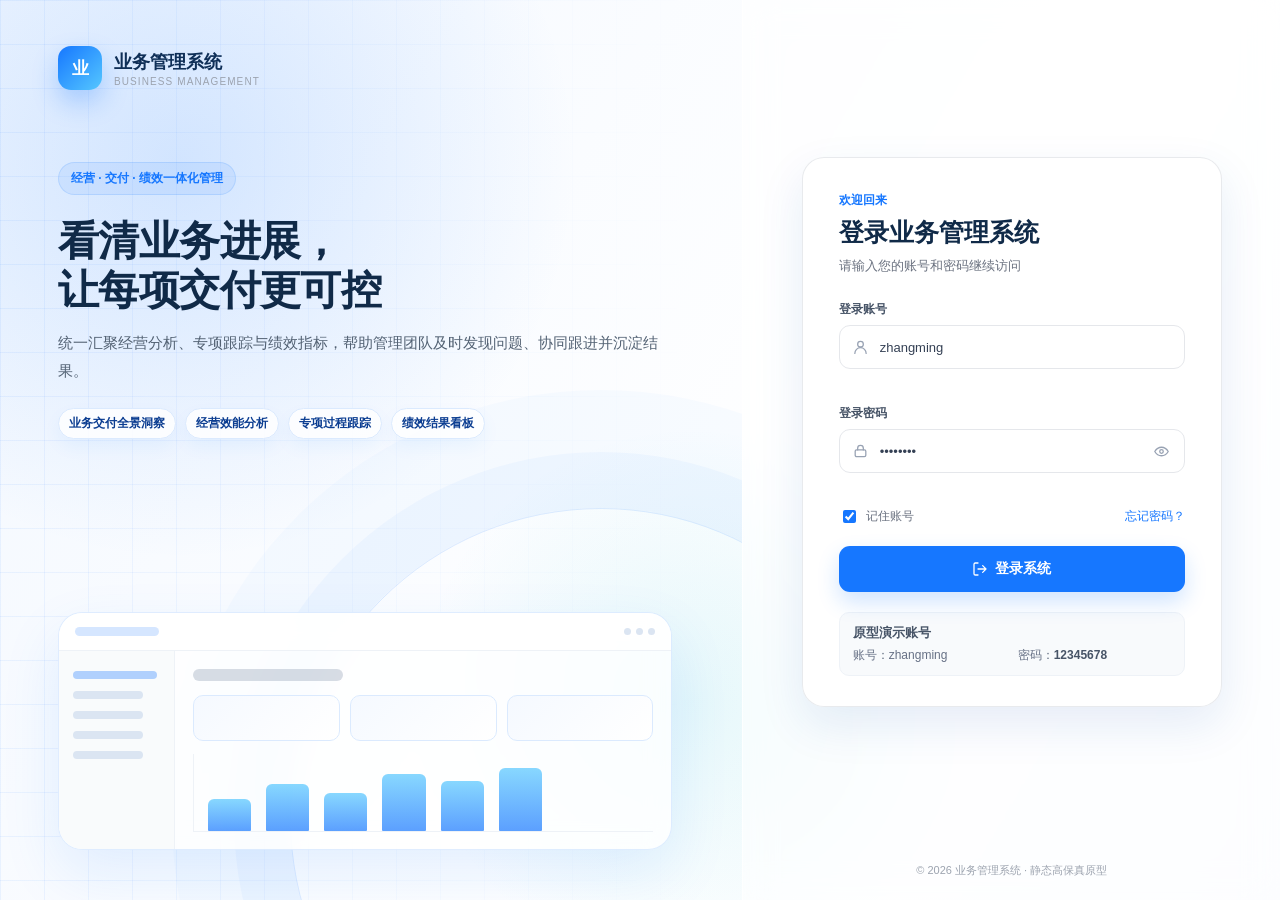
<file: index.html>
<!DOCTYPE html>
<html lang="zh-CN">
<head>
  <meta charset="UTF-8" />
  <meta name="viewport" content="width=device-width, initial-scale=1.0" />
  <meta http-equiv="refresh" content="0; url=./pages/login.html" />
  <title>业务管理系统</title>
  <script>
    window.location.replace("./pages/login.html");
  </script>
</head>
<body>
  <main>
    <p>正在进入业务管理系统……</p>
    <p><a href="./pages/login.html">打开登录页面</a></p>
  </main>
</body>
</html>
</file>
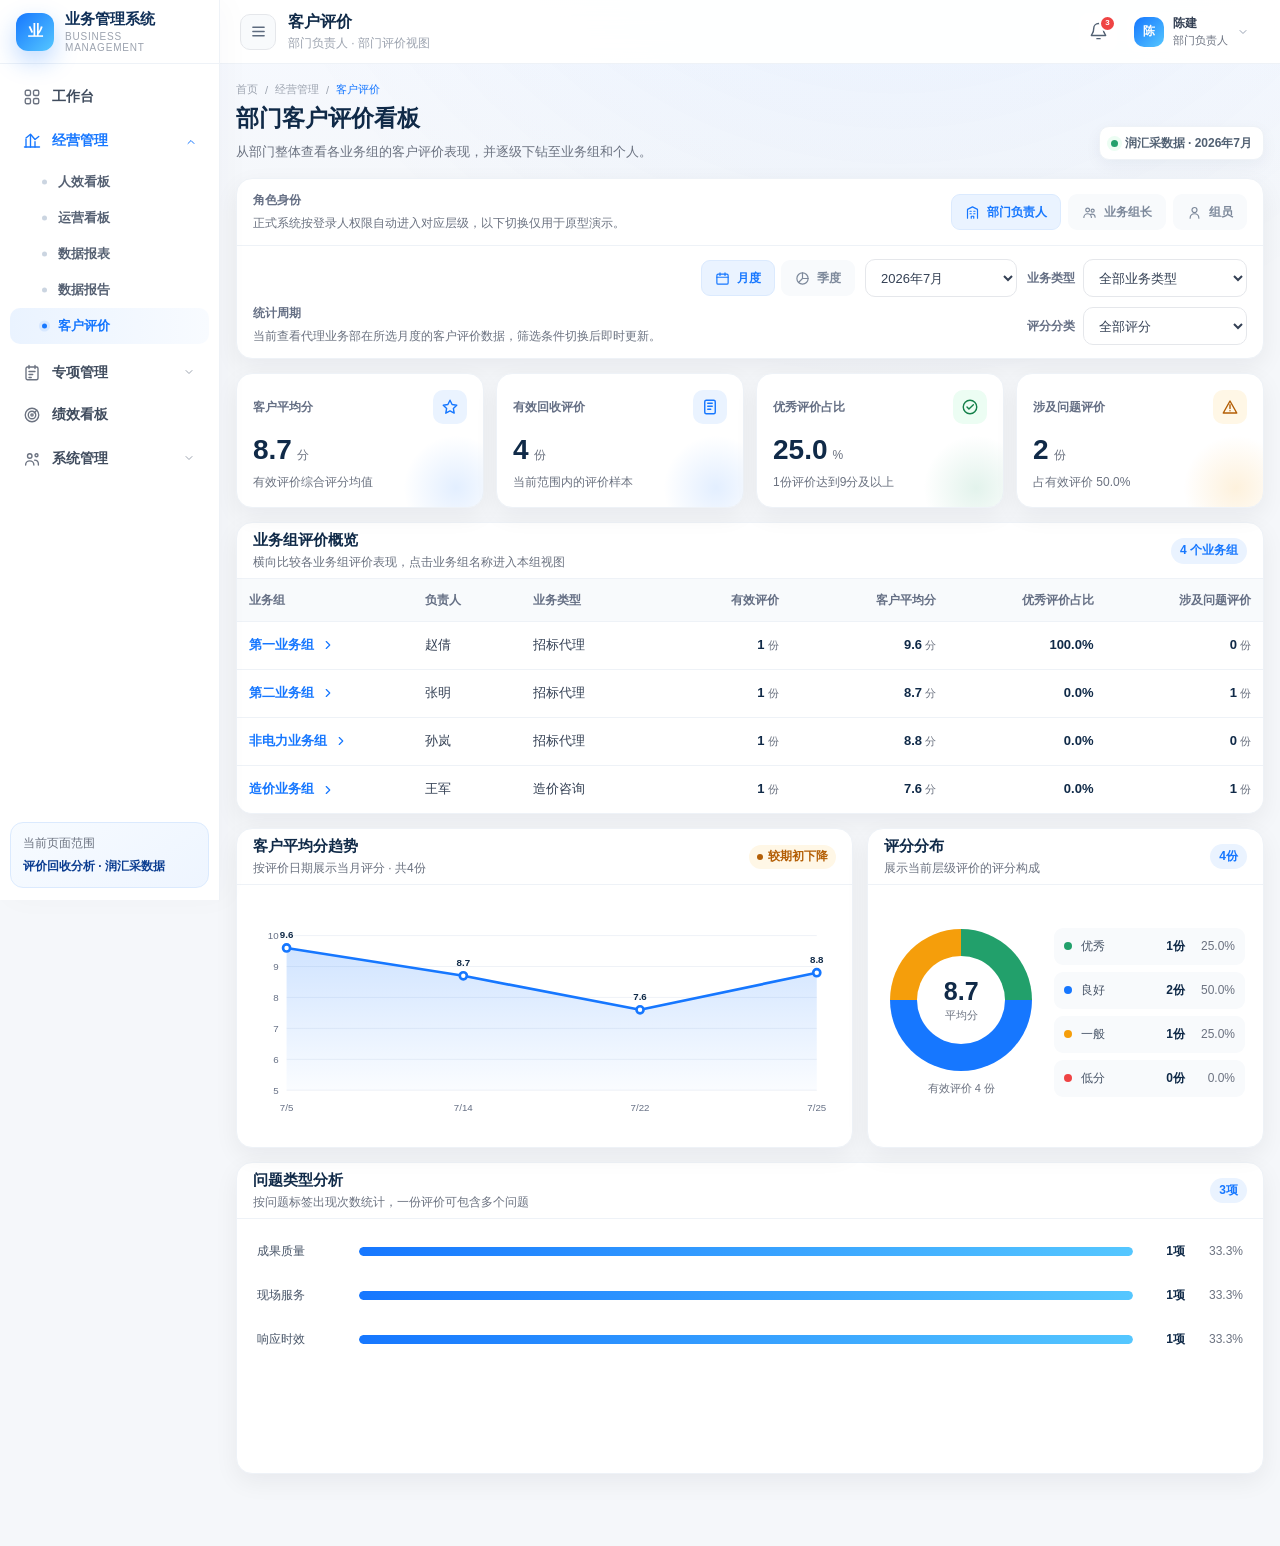
<file: pages/customer-evaluation.html>
<!DOCTYPE html>
<html lang="zh-CN">
<head>
  <meta charset="UTF-8" />
  <meta name="viewport" content="width=device-width, initial-scale=1.0" />
  <title>客户评价 - 业务管理系统</title>
  <link rel="stylesheet" href="../assets/css/theme.css" />
  <link rel="stylesheet" href="../assets/css/layout.css" />
  <link rel="stylesheet" href="../assets/css/dashboard-controls.css" />
  <link rel="stylesheet" href="../assets/css/pagination.css" />
  <link rel="stylesheet" href="../assets/css/customer-evaluation.css" />
</head>
<body data-page="customer-evaluation">
  <div class="app-shell">
    <aside class="app-sidebar">
      <div class="app-brand">
        <div class="brand-mark">业</div>
        <div class="brand-copy">
          <strong>业务管理系统</strong>
          <span>Business Management</span>
        </div>
      </div>
      <nav class="app-menu" id="appMenu" aria-label="主菜单"></nav>
      <div class="sidebar-scope">
        <span>当前页面范围</span>
        <strong>评价回收分析 · 润汇采数据</strong>
      </div>
    </aside>

    <main class="app-main">
      <header class="app-topbar">
        <div class="topbar-left">
          <button type="button" class="icon-only-btn" id="sidebarToggle" aria-label="收起侧边菜单" title="收起或展开侧边菜单">
            <svg viewBox="0 0 24 24" aria-hidden="true"><path d="M4 6h16M4 12h16M4 18h16"/></svg>
          </button>
          <div class="topbar-title">
            <strong>客户评价</strong>
            <span id="topbarPageSubtitle">部门负责人 · 部门评价视图</span>
          </div>
        </div>
        <div class="topbar-actions">
          <button type="button" class="user-trigger" aria-expanded="false">
            <div class="avatar" id="ceUserAvatar">陈</div>
            <div class="user-copy"><strong id="ceUserName">陈建</strong><span id="ceUserRole">部门负责人</span></div>
            <span class="chevron"><svg viewBox="0 0 24 24" aria-hidden="true"><path d="m6 9 6 6 6-6"/></svg></span>
          </button>
        </div>
      </header>

      <section class="app-content">
        <div class="ce-page">
          <header class="page-header ce-page-header">
            <div class="page-title">
              <div class="breadcrumb" id="ceBreadcrumb" aria-label="当前位置"></div>
              <h1 id="cePageTitle">部门客户评价看板</h1>
              <p id="cePageDescription">从部门整体查看各业务组的客户评价表现，并逐级下钻至业务组和个人。</p>
            </div>
            <div class="page-actions ce-page-actions" id="cePageActions"></div>
          </header>

          <section class="panel dashboard-control-panel ce-filter-panel" aria-label="角色身份与评价统计条件">
            <div class="dashboard-role-row">
              <div class="dashboard-control-copy">
                <span class="field-label">角色身份</span>
                <p id="ceRoleHint">正式系统按登录人权限自动进入对应层级，以下切换仅用于原型演示。</p>
              </div>
              <div class="dashboard-role-tabs" id="ceRoleTabs" aria-label="切换角色身份"></div>
            </div>
            <div class="dashboard-filter-row">
              <div class="dashboard-control-copy">
                <span class="field-label">统计周期</span>
                <p id="ceScopeHint">当前查看代理业务部在所选统计周期的客户评价数据。</p>
              </div>
              <div class="dashboard-extra-filters ce-extra-filters">
                <div class="dashboard-period-controls">
                  <div class="dashboard-period-tabs" id="cePeriodTypeTabs" aria-label="切换评价统计周期">
                    <button type="button" class="dashboard-period-tab active" data-period-type="月度" aria-pressed="true">
                      <svg viewBox="0 0 24 24" aria-hidden="true"><rect x="3" y="5" width="18" height="16" rx="2"/><path d="M16 3v4M8 3v4M3 10h18"/></svg>
                      月度
                    </button>
                    <button type="button" class="dashboard-period-tab" data-period-type="季度" aria-pressed="false">
                      <svg viewBox="0 0 24 24" aria-hidden="true"><circle cx="12" cy="12" r="9"/><path d="M12 3v9h9M12 12 6 18"/></svg>
                      季度
                    </button>
                  </div>
                  <label class="dashboard-period-value">
                    <span class="sr-only">选择评价统计周期</span>
                    <select class="form-select" id="cePeriodValueSelect" aria-label="选择评价统计周期"></select>
                  </label>
                </div>
                <label class="dashboard-filter-field dashboard-inline-filter ce-inline-filter">
                  <span class="field-label">业务类型</span>
                  <select class="form-select" id="ceBusinessFilter" aria-label="选择业务类型">
                    <option value="全部">全部业务类型</option>
                    <option value="招标代理">招标代理</option>
                    <option value="造价咨询">造价咨询</option>
                  </select>
                </label>
                <label class="dashboard-filter-field dashboard-inline-filter ce-inline-filter">
                  <span class="field-label">评分分类</span>
                  <select class="form-select" id="ceRatingFilter" aria-label="选择评分分类">
                    <option value="全部">全部评分</option>
                    <option value="优秀">优秀（9—10分）</option>
                    <option value="良好">良好（8—8.9分）</option>
                    <option value="一般">一般（6—7.9分）</option>
                    <option value="低分">低分（6分以下）</option>
                  </select>
                </label>
              </div>
            </div>
          </section>

          <div id="ceContent" aria-live="polite"></div>
        </div>
      </section>
    </main>
  </div>

  <div class="drawer-mask hidden" id="ceDrawerMask"></div>
  <aside class="drawer hidden ce-detail-drawer" id="ceDetailDrawer" role="dialog" aria-modal="true" aria-labelledby="ceDrawerTitle">
    <div class="drawer-head">
      <div>
        <h2 id="ceDrawerTitle">评价详情</h2>
        <p id="ceDrawerSubtitle"></p>
      </div>
      <button type="button" class="icon-only-btn" id="ceDrawerClose" aria-label="关闭评价详情">
        <svg viewBox="0 0 24 24" aria-hidden="true"><path d="M6 6l12 12M18 6 6 18"/></svg>
      </button>
    </div>
    <div class="drawer-body" id="ceDrawerBody"></div>
    <div class="drawer-foot">
      <button type="button" class="ghost-btn" id="ceDrawerCloseButton">
        <svg viewBox="0 0 24 24" aria-hidden="true"><path d="M6 6l12 12M18 6 6 18"/></svg>
        关闭
      </button>
    </div>
  </aside>

  <script src="../assets/js/navigation.js"></script>
  <script src="../assets/js/common.js"></script>
  <script src="../assets/js/pagination.js"></script>
  <script src="../assets/js/customer-evaluation.js"></script>
</body>
</html>
</file>
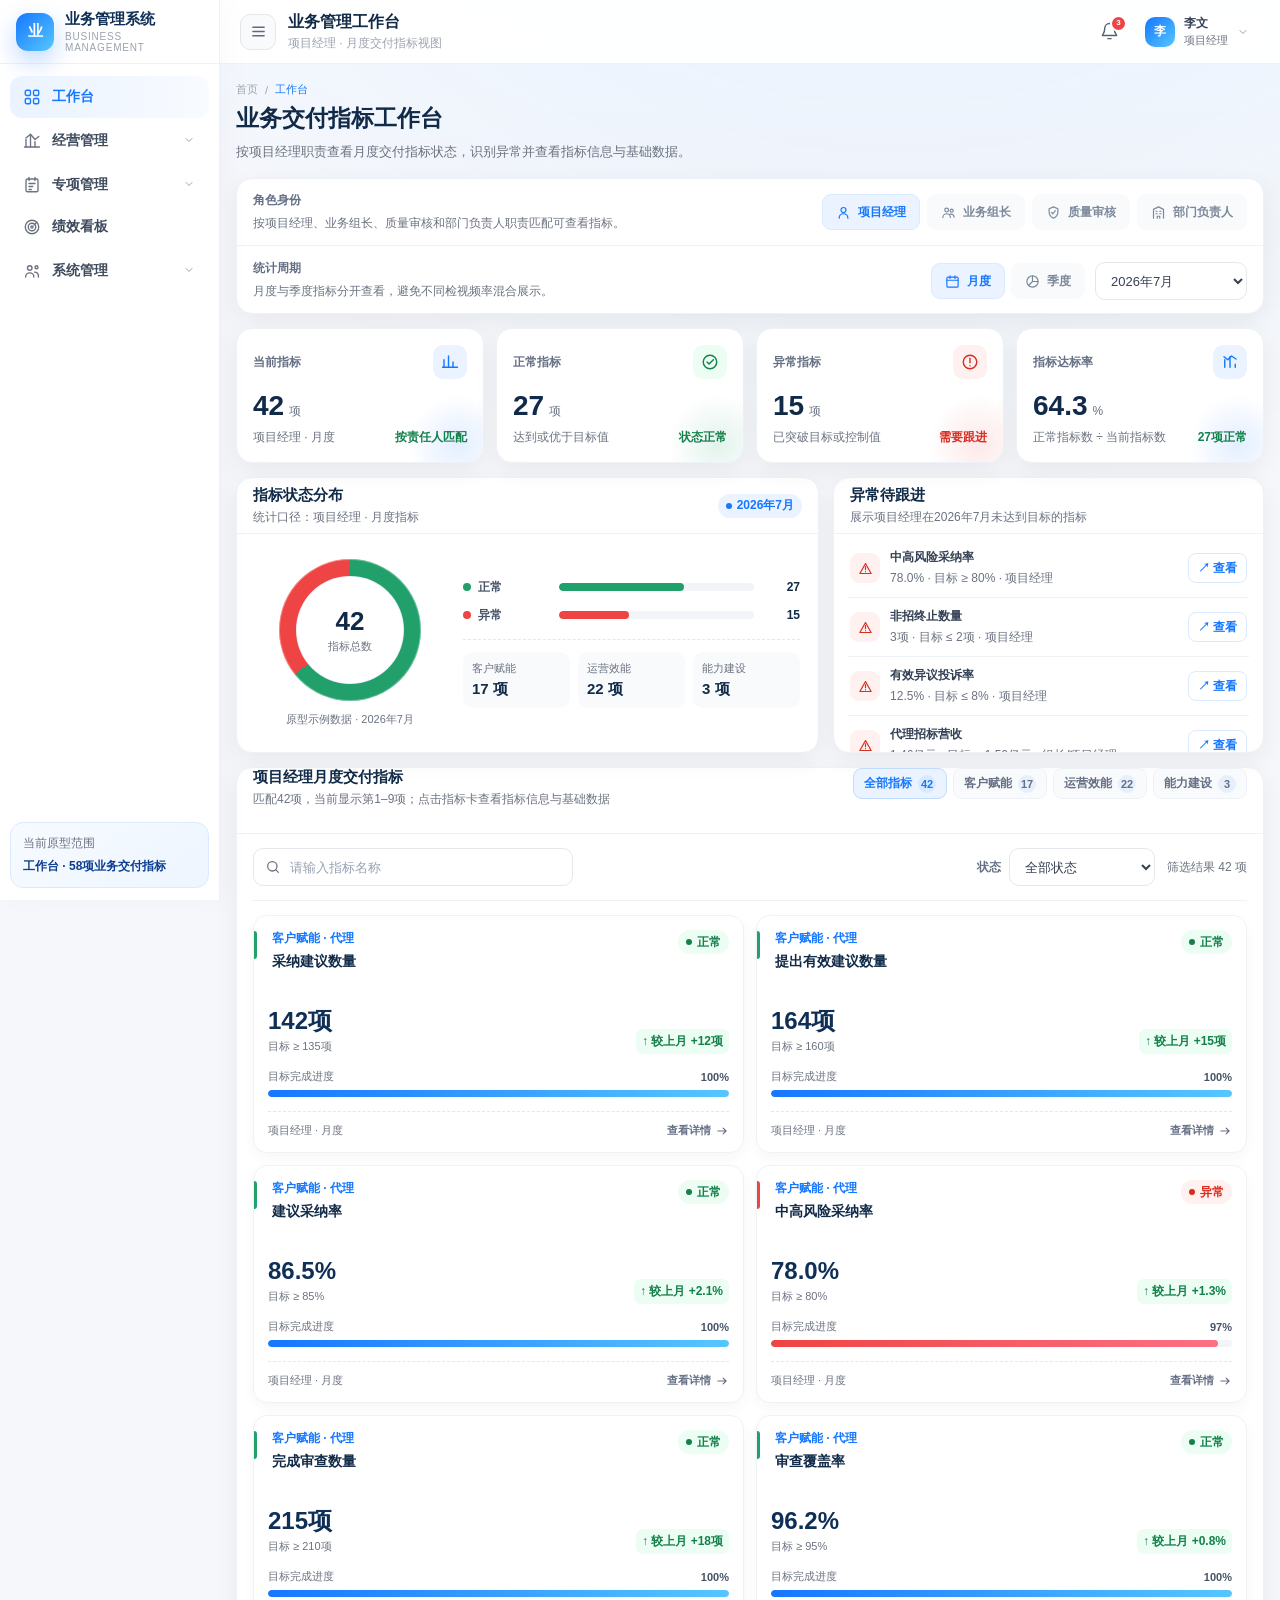
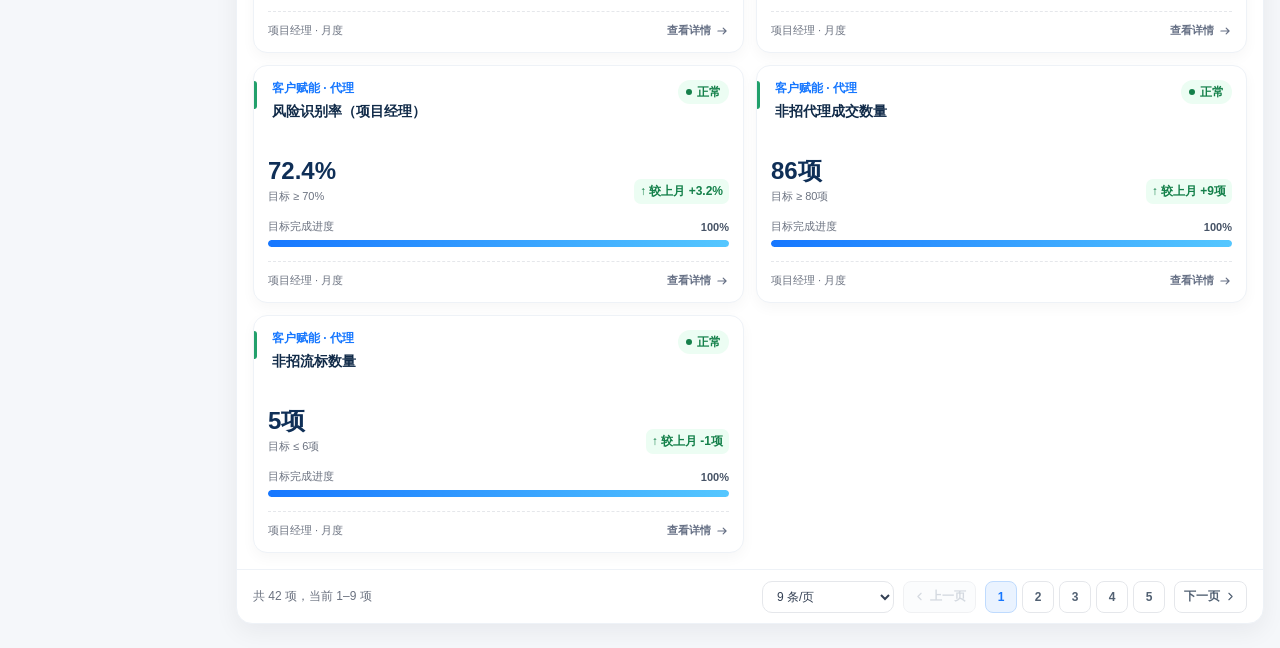
<file: pages/dashboard.html>
<!DOCTYPE html>
<html lang="zh-CN">
<head>
  <meta charset="UTF-8" />
  <meta name="viewport" content="width=device-width, initial-scale=1.0" />
  <title>工作台 - 业务管理系统</title>
  <link rel="stylesheet" href="../assets/css/theme.css" />
  <link rel="stylesheet" href="../assets/css/layout.css" />
  <link rel="stylesheet" href="../assets/css/dashboard-controls.css" />
  <link rel="stylesheet" href="../assets/css/pagination.css" />
  <link rel="stylesheet" href="../assets/css/dashboard.css" />
</head>
<body data-page="dashboard">
  <div class="app-shell">
    <aside class="app-sidebar">
      <div class="app-brand">
        <div class="brand-mark">业</div>
        <div class="brand-copy">
          <strong>业务管理系统</strong>
          <span>Business Management</span>
        </div>
      </div>
      <nav class="app-menu" id="appMenu" aria-label="主菜单"></nav>
      <div class="sidebar-scope">
        <span>当前原型范围</span>
        <strong>工作台 · 58项业务交付指标</strong>
      </div>
    </aside>

    <main class="app-main">
      <header class="app-topbar">
        <div class="topbar-left">
          <button type="button" class="icon-only-btn" id="sidebarToggle" aria-label="收起侧边菜单" title="收起或展开侧边菜单">
            <svg viewBox="0 0 24 24" aria-hidden="true"><path d="M4 6h16M4 12h16M4 18h16"/></svg>
          </button>
          <div class="topbar-title">
            <strong>业务管理工作台</strong>
            <span id="topbarViewDescription">项目经理 · 月度交付指标视图</span>
          </div>
        </div>
        <div class="topbar-actions">
          <button type="button" class="user-trigger" aria-expanded="false">
            <div class="avatar" id="currentUserAvatar">李</div>
            <div class="user-copy"><strong id="currentUserName">李文</strong><span id="currentUserRole">项目经理</span></div>
            <span class="chevron"><svg viewBox="0 0 24 24" aria-hidden="true"><path d="m6 9 6 6 6-6"/></svg></span>
          </button>
        </div>
      </header>

      <section class="app-content">
        <div class="page-header">
          <div class="page-title">
            <div class="breadcrumb"><span>首页</span><span>/</span><span class="current">工作台</span></div>
            <h1>业务交付指标工作台</h1>
            <p id="pageViewDescription">按项目经理职责查看月度交付指标状态，识别异常并查看指标信息与基础数据。</p>
          </div>
        </div>

        <section class="panel dashboard-control-panel" aria-label="角色身份与统计周期">
          <div class="dashboard-role-row">
            <div class="dashboard-control-copy">
              <span class="field-label">角色身份</span>
              <p>按项目经理、业务组长、质量审核和部门负责人职责匹配可查看指标。</p>
            </div>
            <div class="dashboard-role-tabs" id="roleViewTabs" aria-label="切换角色身份"></div>
          </div>
          <div class="dashboard-filter-row">
            <div class="dashboard-control-copy">
              <span class="field-label">统计周期</span>
              <p>月度与季度指标分开查看，避免不同检视频率混合展示。</p>
            </div>
            <div class="dashboard-period-controls">
              <div class="dashboard-period-tabs" id="periodTypeTabs" aria-label="切换统计周期模式">
                <button type="button" class="dashboard-period-tab active" data-period-type="月度" aria-pressed="true">
                  <svg viewBox="0 0 24 24" aria-hidden="true"><rect x="3" y="5" width="18" height="16" rx="2"/><path d="M16 3v4M8 3v4M3 10h18"/></svg>
                  月度
                </button>
                <button type="button" class="dashboard-period-tab" data-period-type="季度" aria-pressed="false">
                  <svg viewBox="0 0 24 24" aria-hidden="true"><circle cx="12" cy="12" r="9"/><path d="M12 3v9h9M12 12 6 18"/></svg>
                  季度
                </button>
              </div>
              <label class="dashboard-period-value">
                <span class="sr-only">选择统计周期</span>
                <select class="form-select" id="periodValueSelect">
                  <option value="2026-07">2026年7月</option>
                  <option value="2026-06">2026年6月</option>
                  <option value="2026-05">2026年5月</option>
                  <option value="2026-04">2026年4月</option>
                  <option value="2026-03">2026年3月</option>
                  <option value="2026-02">2026年2月</option>
                  <option value="2026-01">2026年1月</option>
                  <option value="2025-12">2025年12月</option>
                  <option value="2025-11">2025年11月</option>
                  <option value="2025-10">2025年10月</option>
                  <option value="2025-09">2025年9月</option>
                  <option value="2025-08">2025年8月</option>
                </select>
              </label>
            </div>
          </div>
        </section>

        <section class="dashboard-summary" id="summaryCards" aria-label="指标概览"></section>

        <section class="dashboard-overview-grid">
          <article class="panel">
            <div class="panel-head">
              <div><h2>指标状态分布</h2><p id="statusOverviewDescription">统计口径：项目经理 · 月度指标</p></div>
              <span class="status-tag pending" id="currentPeriodTag">2026年7月</span>
            </div>
            <div class="status-overview-body" id="statusOverview"></div>
          </article>
          <article class="panel">
            <div class="panel-head">
              <div><h2>异常待跟进</h2><p id="abnormalDescription">展示当前角色与周期下未达到目标的指标</p></div>
            </div>
            <div class="alert-list" id="alertList"></div>
          </article>
        </section>

        <section class="panel indicator-panel">
          <div class="panel-head indicator-panel-head">
            <div><h2 id="indicatorPanelTitle">项目经理月度交付指标</h2><p id="indicatorResultText">点击指标卡查看口径与个人明细</p></div>
            <div class="indicator-tabs" id="indicatorTabs" aria-label="指标分类"></div>
          </div>
          <div class="indicator-panel-body">
            <div class="indicator-metric-toolbar" aria-label="交付指标查询条件">
              <label class="indicator-metric-search">
                <span class="sr-only">查询指标名称</span>
                <svg viewBox="0 0 24 24" aria-hidden="true"><circle cx="11" cy="11" r="7"/><path d="m20 20-4-4"/></svg>
                <input type="search" id="metricNameQuery" placeholder="请输入指标名称" autocomplete="off" />
              </label>
              <div class="indicator-metric-toolbar-actions">
                <label class="indicator-metric-status-filter">
                  <span>状态</span>
                  <select class="form-select" id="metricStatusFilter" aria-label="筛选指标状态">
                    <option value="all">全部状态</option>
                    <option value="normal">正常</option>
                    <option value="abnormal">异常</option>
                  </select>
                </label>
                <span class="indicator-metric-result-count" id="metricFilterResultCount" aria-live="polite">筛选结果 0 项</span>
                <button type="button" class="indicator-metric-clear hidden" id="metricFilterReset">
                  <svg viewBox="0 0 24 24" aria-hidden="true"><path d="M4 7h16M9 7V4h6v3M8 11v6M12 11v6M16 11v6M6 7l1 14h10l1-14"/></svg>
                  <span>清空筛选</span>
                </button>
              </div>
            </div>
            <div class="metric-grid" id="metricGrid"></div>
          </div>
          <div class="app-pagination hidden" id="metricPagination" aria-label="交付指标分页"></div>
        </section>
      </section>
    </main>
  </div>

  <div class="drawer-mask hidden" id="metricDrawerMask"></div>
  <aside class="drawer metric-detail-drawer hidden" id="metricDrawer" role="dialog" aria-modal="true" aria-labelledby="metricDrawerTitle">
    <div class="drawer-head">
      <div><h2 id="metricDrawerTitle">指标详情</h2><p id="metricDrawerSubtitle"></p></div>
      <button type="button" class="icon-only-btn" id="closeMetricDrawer" aria-label="关闭指标详情">
        <svg viewBox="0 0 24 24" aria-hidden="true"><path d="M6 6l12 12M18 6 6 18"/></svg>
      </button>
    </div>
    <div class="drawer-body" id="metricDrawerBody"></div>
  </aside>

  <script src="../assets/js/navigation.js"></script>
  <script src="../assets/js/common.js"></script>
  <script src="../assets/js/pagination.js"></script>
  <script src="../assets/vendor/exceljs.min.js"></script>
  <script src="../assets/js/excel-export.js"></script>
  <script src="../assets/js/dashboard.js"></script>
</body>
</html>
</file>
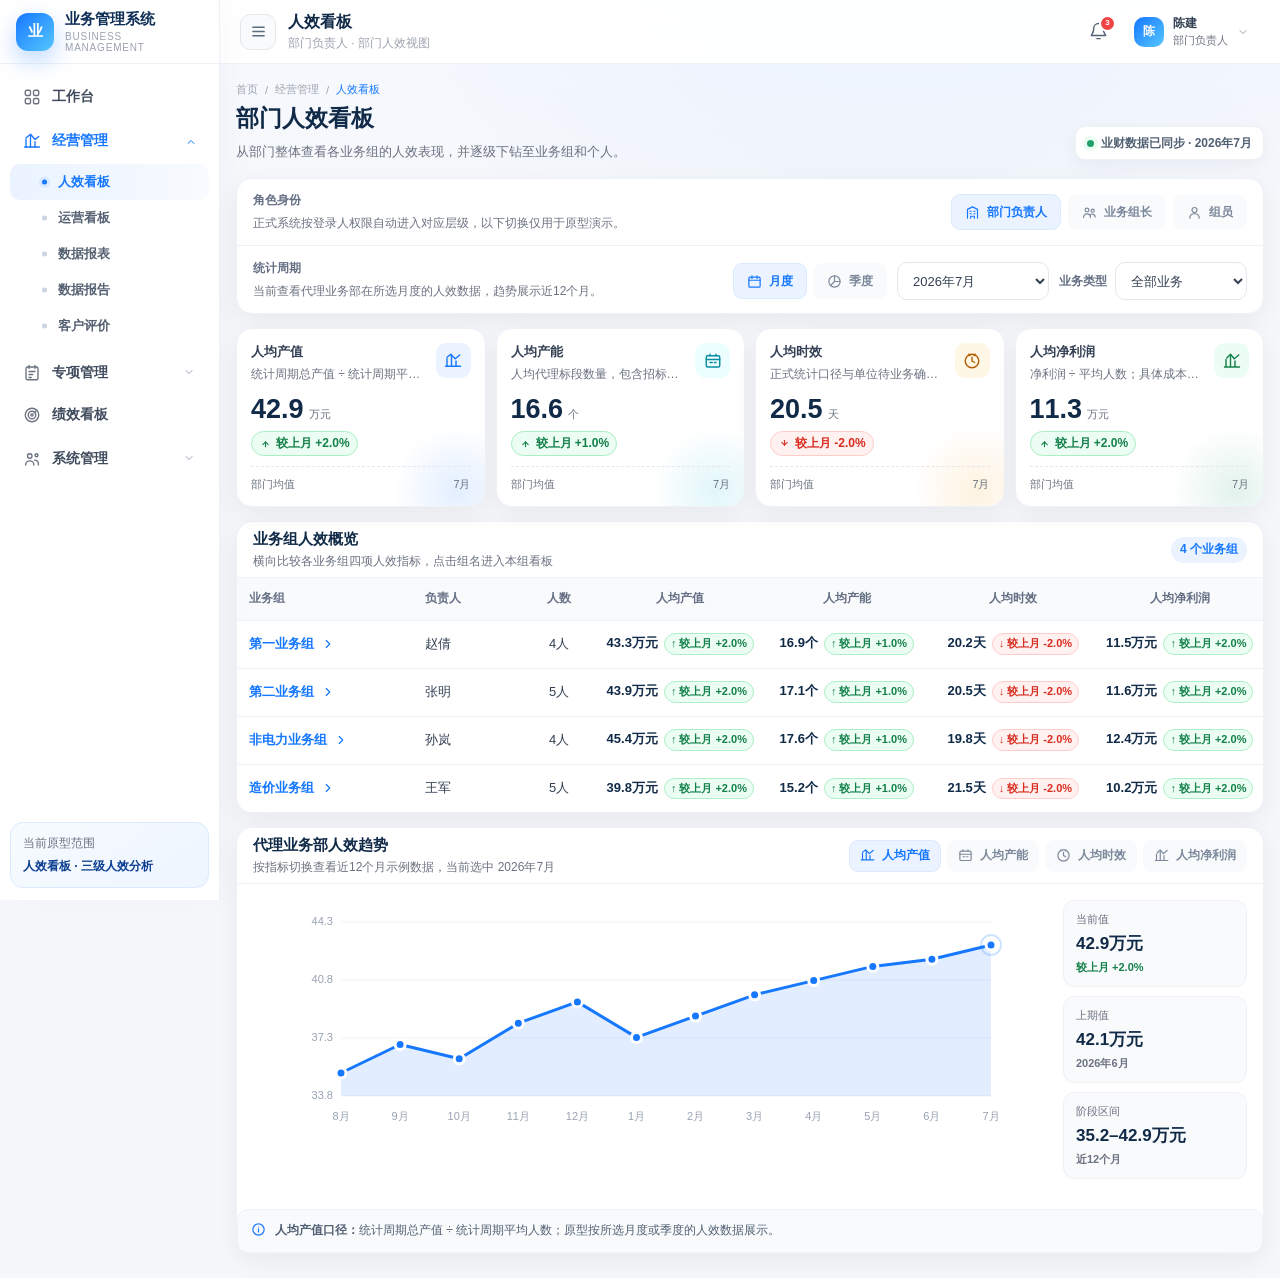
<file: pages/efficiency-dashboard.html>
<!DOCTYPE html>
<html lang="zh-CN">
<head>
  <meta charset="UTF-8" />
  <meta name="viewport" content="width=device-width, initial-scale=1.0" />
  <title>人效看板 - 业务管理系统</title>
  <link rel="stylesheet" href="../assets/css/theme.css" />
  <link rel="stylesheet" href="../assets/css/layout.css" />
  <link rel="stylesheet" href="../assets/css/dashboard-controls.css" />
  <link rel="stylesheet" href="../assets/css/efficiency-dashboard.css" />
</head>
<body data-page="efficiency-dashboard">
  <div class="app-shell">
    <aside class="app-sidebar">
      <div class="app-brand">
        <div class="brand-mark">业</div>
        <div class="brand-copy">
          <strong>业务管理系统</strong>
          <span>Business Management</span>
        </div>
      </div>
      <nav class="app-menu" id="appMenu" aria-label="主菜单"></nav>
      <div class="sidebar-scope">
        <span>当前原型范围</span>
        <strong>人效看板 · 三级人效分析</strong>
      </div>
    </aside>

    <main class="app-main">
      <header class="app-topbar">
        <div class="topbar-left">
          <button type="button" class="icon-only-btn" id="sidebarToggle" aria-label="收起侧边菜单" title="收起或展开侧边菜单">
            <svg viewBox="0 0 24 24" aria-hidden="true"><path d="M4 6h16M4 12h16M4 18h16"/></svg>
          </button>
          <div class="topbar-title">
            <strong>人效看板</strong>
            <span id="topbarPageSubtitle">部门负责人 · 部门人效视图</span>
          </div>
        </div>
        <div class="topbar-actions">
          <button type="button" class="user-trigger" aria-expanded="false">
            <div class="avatar" id="currentUserAvatar">陈</div>
            <div class="user-copy">
              <strong id="currentUserName">陈建</strong>
              <span id="currentUserRole">部门负责人</span>
            </div>
            <span class="chevron"><svg viewBox="0 0 24 24" aria-hidden="true"><path d="m6 9 6 6 6-6"/></svg></span>
          </button>
        </div>
      </header>

      <section class="app-content">
        <div class="efficiency-page">
          <header class="page-header efficiency-page-header">
            <div class="page-title">
              <div class="breadcrumb" id="efficiencyBreadcrumb" aria-label="当前位置"></div>
              <h1 id="efficiencyPageTitle">部门人效看板</h1>
              <p id="efficiencyPageDescription">从部门整体查看各业务组的人效表现，并逐级下钻至业务组和个人。</p>
            </div>
            <div class="page-actions efficiency-page-actions" id="efficiencyPageActions"></div>
          </header>

          <section class="panel dashboard-control-panel" aria-label="角色身份与统计条件">
            <div class="dashboard-role-row">
              <div class="dashboard-control-copy">
                <span class="field-label">角色身份</span>
                <p>正式系统按登录人权限自动进入对应层级，以下切换仅用于原型演示。</p>
              </div>
              <div class="dashboard-role-tabs" id="efficiencyRoleTabs" aria-label="切换角色身份"></div>
            </div>
            <div class="dashboard-filter-row">
              <div class="dashboard-control-copy">
                <span class="field-label">统计周期</span>
                <p id="efficiencyScopeHint">当前查看代理业务部在所选统计周期的人效数据。</p>
              </div>
              <div class="dashboard-extra-filters">
                <div class="dashboard-period-controls">
                  <div class="dashboard-period-tabs" id="efficiencyPeriodTypeTabs" aria-label="切换统计周期模式">
                    <button type="button" class="dashboard-period-tab active" data-period-type="月度" aria-pressed="true">
                      <svg viewBox="0 0 24 24" aria-hidden="true"><rect x="3" y="5" width="18" height="16" rx="2"/><path d="M16 3v4M8 3v4M3 10h18"/></svg>
                      月度
                    </button>
                    <button type="button" class="dashboard-period-tab" data-period-type="季度" aria-pressed="false">
                      <svg viewBox="0 0 24 24" aria-hidden="true"><circle cx="12" cy="12" r="9"/><path d="M12 3v9h9M12 12 6 18"/></svg>
                      季度
                    </button>
                  </div>
                  <label class="dashboard-period-value">
                    <span class="sr-only">选择统计周期</span>
                    <select class="form-select" id="efficiencyPeriodSelect" aria-label="选择统计周期"></select>
                  </label>
                </div>
                <label class="dashboard-filter-field dashboard-inline-filter efficiency-business-filter">
                  <span class="field-label">业务类型</span>
                  <select class="form-select" id="efficiencyBusinessTypeSelect" aria-label="选择业务类型"></select>
                </label>
              </div>
            </div>
          </section>

          <div id="efficiencyContent" aria-live="polite"></div>
        </div>
      </section>
    </main>
  </div>

  <script src="../assets/js/navigation.js"></script>
  <script src="../assets/js/common.js"></script>
  <script src="../assets/js/efficiency-dashboard.js"></script>
</body>
</html>
</file>
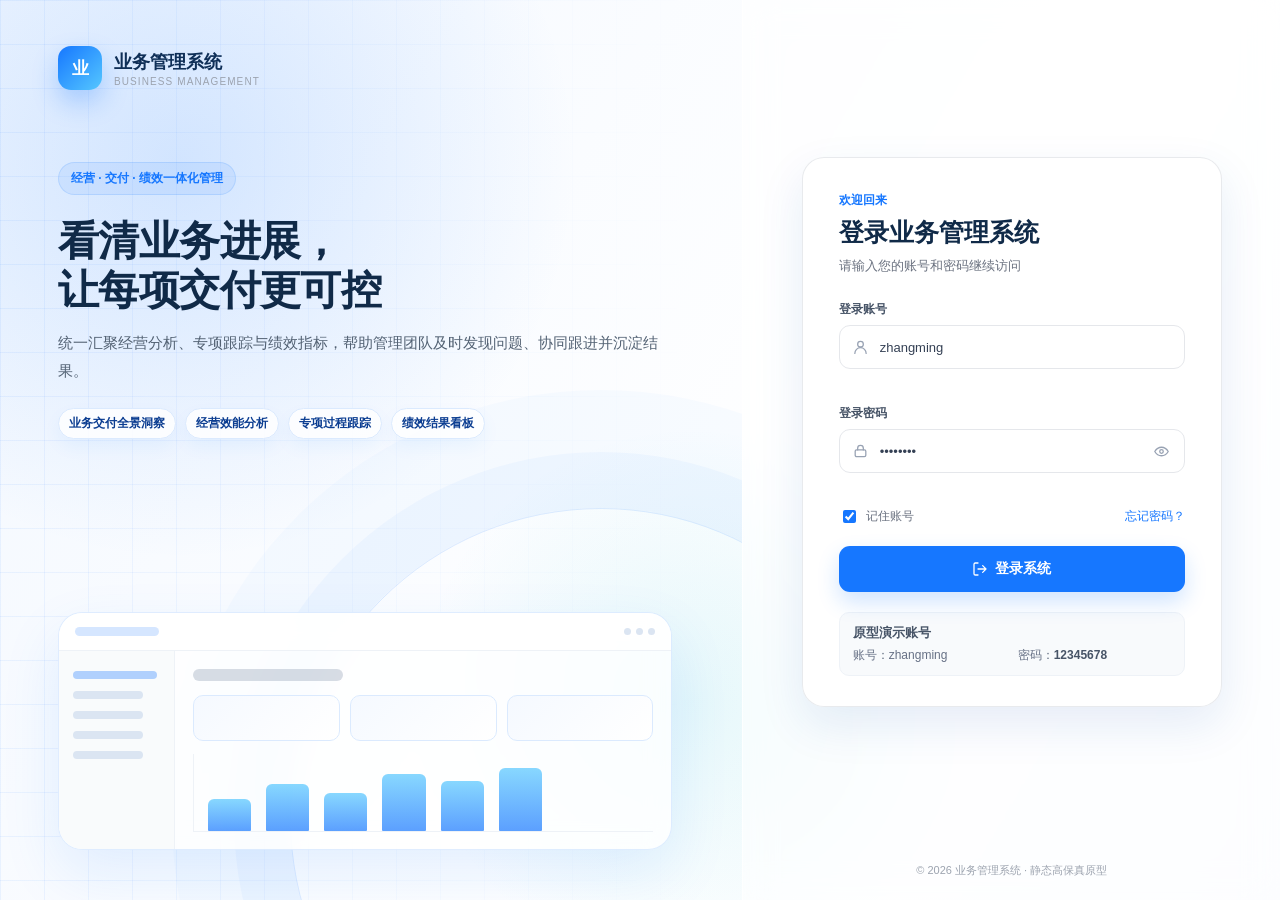
<file: pages/login.html>
<!DOCTYPE html>
<html lang="zh-CN">
<head>
  <meta charset="UTF-8" />
  <meta name="viewport" content="width=device-width, initial-scale=1.0" />
  <title>登录 - 业务管理系统</title>
  <link rel="stylesheet" href="../assets/css/theme.css" />
  <link rel="stylesheet" href="../assets/css/login.css" />
</head>
<body>
  <main class="login-page">
    <section class="login-visual" aria-label="业务管理系统介绍">
      <div class="login-brand">
        <div class="login-brand-mark">业</div>
        <div><strong>业务管理系统</strong><span>Business Management</span></div>
      </div>

      <div class="login-hero">
        <span class="hero-kicker">经营 · 交付 · 绩效一体化管理</span>
        <h1>看清业务进展，<br />让每项交付更可控</h1>
        <p>统一汇聚经营分析、专项跟踪与绩效指标，帮助管理团队及时发现问题、协同跟进并沉淀结果。</p>
        <div class="hero-features">
          <span>业务交付全景洞察</span>
          <span>经营效能分析</span>
          <span>专项过程跟踪</span>
          <span>绩效结果看板</span>
        </div>
      </div>

      <div class="login-preview" aria-hidden="true">
        <div class="preview-head">
          <span></span>
          <div><i></i><i></i><i></i></div>
        </div>
        <div class="preview-body">
          <div class="preview-sidebar">
            <b></b><b></b><b></b><b></b><b></b>
          </div>
          <div class="preview-content">
            <div class="preview-title"></div>
            <div class="preview-cards"><i></i><i></i><i></i></div>
            <div class="preview-chart">
              <span style="height: 46%"></span>
              <span style="height: 68%"></span>
              <span style="height: 55%"></span>
              <span style="height: 82%"></span>
              <span style="height: 72%"></span>
              <span style="height: 92%"></span>
            </div>
          </div>
        </div>
      </div>
    </section>

    <section class="login-panel" aria-label="登录表单">
      <div class="login-card">
        <div class="login-card-head">
          <span>欢迎回来</span>
          <h2>登录业务管理系统</h2>
          <p>请输入您的账号和密码继续访问</p>
        </div>

        <div class="login-result-notice hidden" id="loginResultNotice" role="status">
          <svg viewBox="0 0 24 24" aria-hidden="true"><circle cx="12" cy="12" r="9"/><path d="m8 12 3 3 5-6"/></svg>
          <span>密码已重置，请使用新密码登录。</span>
        </div>

        <form id="loginForm" novalidate>
          <label class="login-field">
            <span>登录账号</span>
            <div class="login-input">
              <svg viewBox="0 0 24 24" aria-hidden="true"><circle cx="12" cy="8" r="4"/><path d="M4 21c0-4.4 3.6-8 8-8s8 3.6 8 8"/></svg>
              <input id="loginAccount" type="text" value="zhangming" autocomplete="username" placeholder="请输入账号或手机号" />
            </div>
            <small class="field-error" id="accountError"></small>
          </label>

          <label class="login-field">
            <span>登录密码</span>
            <div class="login-input">
              <svg viewBox="0 0 24 24" aria-hidden="true"><rect x="4.5" y="10.5" width="15" height="9.5" rx="2"/><path d="M8 10.5V8a4 4 0 0 1 8 0v2.5"/></svg>
              <input id="loginPassword" type="password" value="12345678" autocomplete="current-password" placeholder="请输入登录密码" />
              <button type="button" class="password-toggle" id="passwordToggle" aria-label="显示密码" title="显示或隐藏密码">
                <svg viewBox="0 0 24 24" aria-hidden="true"><path d="M2.5 12s3.5-6 9.5-6 9.5 6 9.5 6-3.5 6-9.5 6-9.5-6-9.5-6z"/><circle cx="12" cy="12" r="2.5"/></svg>
              </button>
            </div>
            <small class="field-error" id="passwordError"></small>
          </label>

          <div class="login-options">
            <label class="remember-option"><input id="rememberAccount" type="checkbox" checked /><span>记住账号</span></label>
            <button type="button" class="text-button" id="forgotPassword">忘记密码？</button>
          </div>

          <button type="submit" class="login-submit" id="loginSubmit">
            <svg viewBox="0 0 24 24" aria-hidden="true"><path d="M9 21H5a2 2 0 0 1-2-2V5a2 2 0 0 1 2-2h4"/><path d="m16 17 5-5-5-5M21 12H9"/></svg>
            <span>登录系统</span>
          </button>
        </form>

        <div class="login-demo">
          <strong>原型演示账号</strong>
          <span>账号：zhangming</span>
          <span>密码：<b id="loginDemoPassword">12345678</b></span>
        </div>
      </div>

      <section class="login-card recovery-card hidden" id="recoveryCard" aria-labelledby="recoveryTitle">
        <button class="recovery-back" id="recoveryBackButton" type="button">
          <svg viewBox="0 0 24 24" aria-hidden="true"><path d="M19 12H5M10 17l-5-5 5-5"/></svg>
          <span>返回登录</span>
        </button>

        <div class="recovery-card-head">
          <span>账号安全</span>
          <h2 id="recoveryTitle">找回密码</h2>
          <p id="recoveryDescription">验证账号身份后重新设置登录密码。</p>
        </div>

        <div class="recovery-steps" aria-label="找回密码进度">
          <div class="recovery-step active" id="verifyStepIndicator">
            <span>1</span><div><strong>验证身份</strong><small>确认账号归属</small></div>
          </div>
          <i aria-hidden="true"></i>
          <div class="recovery-step" id="resetStepIndicator">
            <span>2</span><div><strong>设置新密码</strong><small>更新登录凭证</small></div>
          </div>
        </div>

        <form class="recovery-stage" id="recoveryVerifyForm" novalidate>
          <label class="login-field">
            <span>登录账号或手机号</span>
            <div class="login-input">
              <svg viewBox="0 0 24 24" aria-hidden="true"><circle cx="12" cy="8" r="4"/><path d="M4 21c0-4.4 3.6-8 8-8s8 3.6 8 8"/></svg>
              <input id="recoveryAccountInput" type="text" autocomplete="username" placeholder="请输入登录账号或手机号" />
            </div>
            <small class="field-error" id="recoveryAccountError"></small>
          </label>

          <div class="recovery-channel-field">
            <span class="recovery-field-label">选择验证方式</span>
            <div class="recovery-channels">
              <button class="recovery-channel active" type="button" data-recovery-channel="phone" aria-pressed="true">
                <span class="recovery-channel-icon">
                  <svg viewBox="0 0 24 24" aria-hidden="true"><path d="M6.6 3h3l1.5 4-2 1.5a15 15 0 0 0 6.4 6.4l1.5-2 4 1.5v3A3.6 3.6 0 0 1 17.4 21C9.5 20.3 3.7 14.5 3 6.6A3.6 3.6 0 0 1 6.6 3z"/></svg>
                </span>
                <span><strong>手机验证</strong><small id="maskedPhoneText">138****6288</small></span>
              </button>
              <button class="recovery-channel" type="button" data-recovery-channel="email" aria-pressed="false">
                <span class="recovery-channel-icon">
                  <svg viewBox="0 0 24 24" aria-hidden="true"><rect x="3" y="5" width="18" height="14" rx="2"/><path d="m4 7 8 6 8-6"/></svg>
                </span>
                <span><strong>邮箱验证</strong><small id="maskedEmailText">zha***@company.com</small></span>
              </button>
            </div>
          </div>

          <label class="login-field verification-field">
            <span>验证码</span>
            <div class="verification-code-row">
              <div class="login-input">
                <svg viewBox="0 0 24 24" aria-hidden="true"><rect x="4" y="4" width="16" height="16" rx="3"/><path d="M8 9h8M8 13h5"/></svg>
                <input id="verificationCodeInput" type="text" inputmode="numeric" maxlength="6" autocomplete="one-time-code" placeholder="请输入 6 位验证码" />
              </div>
              <button class="recovery-send" id="sendVerificationCodeButton" type="button">
                <svg viewBox="0 0 24 24" aria-hidden="true"><path d="m3 11 18-8-8 18-2-7-8-3z"/><path d="m11 14 4-4"/></svg>
                <span id="sendCodeLabel">发送验证码</span>
              </button>
            </div>
            <small class="field-error" id="verificationCodeError"></small>
            <span class="verification-send-tip hidden" id="verificationSendTip" role="status"></span>
          </label>

          <button class="login-submit recovery-submit" type="submit">
            <svg viewBox="0 0 24 24" aria-hidden="true"><path d="M5 12h14M14 7l5 5-5 5"/></svg>
            <span>验证并继续</span>
          </button>
          <p class="recovery-support-tip">无法接收验证码？请联系管理员在用户管理中重置密码。</p>
        </form>

        <form class="recovery-stage hidden" id="recoveryResetForm" novalidate>
          <div class="recovery-account-summary">
            <span><svg viewBox="0 0 24 24" aria-hidden="true"><circle cx="12" cy="8" r="4"/><path d="M4 21c0-4.4 3.6-8 8-8s8 3.6 8 8"/></svg></span>
            <div><small>正在重置密码</small><strong id="recoveryAccountSummary">zhangming</strong></div>
            <em>身份已验证</em>
          </div>

          <label class="login-field">
            <span>新密码</span>
            <div class="login-input">
              <svg viewBox="0 0 24 24" aria-hidden="true"><rect x="4.5" y="10.5" width="15" height="9.5" rx="2"/><path d="M8 10.5V8a4 4 0 0 1 8 0v2.5"/></svg>
              <input id="recoveryNewPasswordInput" type="password" maxlength="24" autocomplete="new-password" placeholder="请输入 8-24 位新密码" />
              <button class="password-toggle" type="button" data-recovery-password-target="recoveryNewPasswordInput" title="显示密码" aria-label="显示新密码">
                <svg viewBox="0 0 24 24" aria-hidden="true"><path d="M2.5 12s3.5-6 9.5-6 9.5 6 9.5 6-3.5 6-9.5 6-9.5-6-9.5-6z"/><circle cx="12" cy="12" r="2.5"/></svg>
              </button>
            </div>
            <small class="field-error" id="recoveryNewPasswordError"></small>
            <span class="password-rule-list" id="passwordRuleList">
              <span data-password-rule="length">至少 8 位</span>
              <span data-password-rule="letter">包含字母</span>
              <span data-password-rule="number">包含数字</span>
            </span>
          </label>

          <label class="login-field">
            <span>确认新密码</span>
            <div class="login-input">
              <svg viewBox="0 0 24 24" aria-hidden="true"><rect x="4.5" y="10.5" width="15" height="9.5" rx="2"/><path d="M8 10.5V8a4 4 0 0 1 8 0v2.5"/></svg>
              <input id="recoveryConfirmPasswordInput" type="password" maxlength="24" autocomplete="new-password" placeholder="请再次输入新密码" />
              <button class="password-toggle" type="button" data-recovery-password-target="recoveryConfirmPasswordInput" title="显示密码" aria-label="显示确认密码">
                <svg viewBox="0 0 24 24" aria-hidden="true"><path d="M2.5 12s3.5-6 9.5-6 9.5 6 9.5 6-3.5 6-9.5 6-9.5-6-9.5-6z"/><circle cx="12" cy="12" r="2.5"/></svg>
              </button>
            </div>
            <small class="field-error" id="recoveryConfirmPasswordError"></small>
          </label>

          <button class="login-submit recovery-submit" type="submit">
            <svg viewBox="0 0 24 24" aria-hidden="true"><path d="m5 12 4 4L19 6"/></svg>
            <span>确认重置密码</span>
          </button>
        </form>

        <div class="recovery-success hidden" id="recoverySuccess" role="status">
          <span class="recovery-success-icon">
            <svg viewBox="0 0 24 24" aria-hidden="true"><circle cx="12" cy="12" r="9"/><path d="m8 12 3 3 5-6"/></svg>
          </span>
          <h3>密码重置成功</h3>
          <p>账号 <strong id="recoverySuccessAccount">zhangming</strong> 的登录密码已更新，请使用新密码重新登录。</p>
          <button class="login-submit recovery-submit" id="returnToLoginButton" type="button">
            <svg viewBox="0 0 24 24" aria-hidden="true"><path d="M9 21H5a2 2 0 0 1-2-2V5a2 2 0 0 1 2-2h4"/><path d="m16 17 5-5-5-5M21 12H9"/></svg>
            <span>返回登录</span>
          </button>
        </div>

        <p class="recovery-demo">原型演示验证码：<strong>123456</strong></p>
      </section>

      <p class="login-copyright">© 2026 业务管理系统 · 静态高保真原型</p>
    </section>
  </main>

  <div class="login-toast hidden" id="loginToast"></div>
  <script src="../assets/js/login.js"></script>
</body>
</html>
</file>
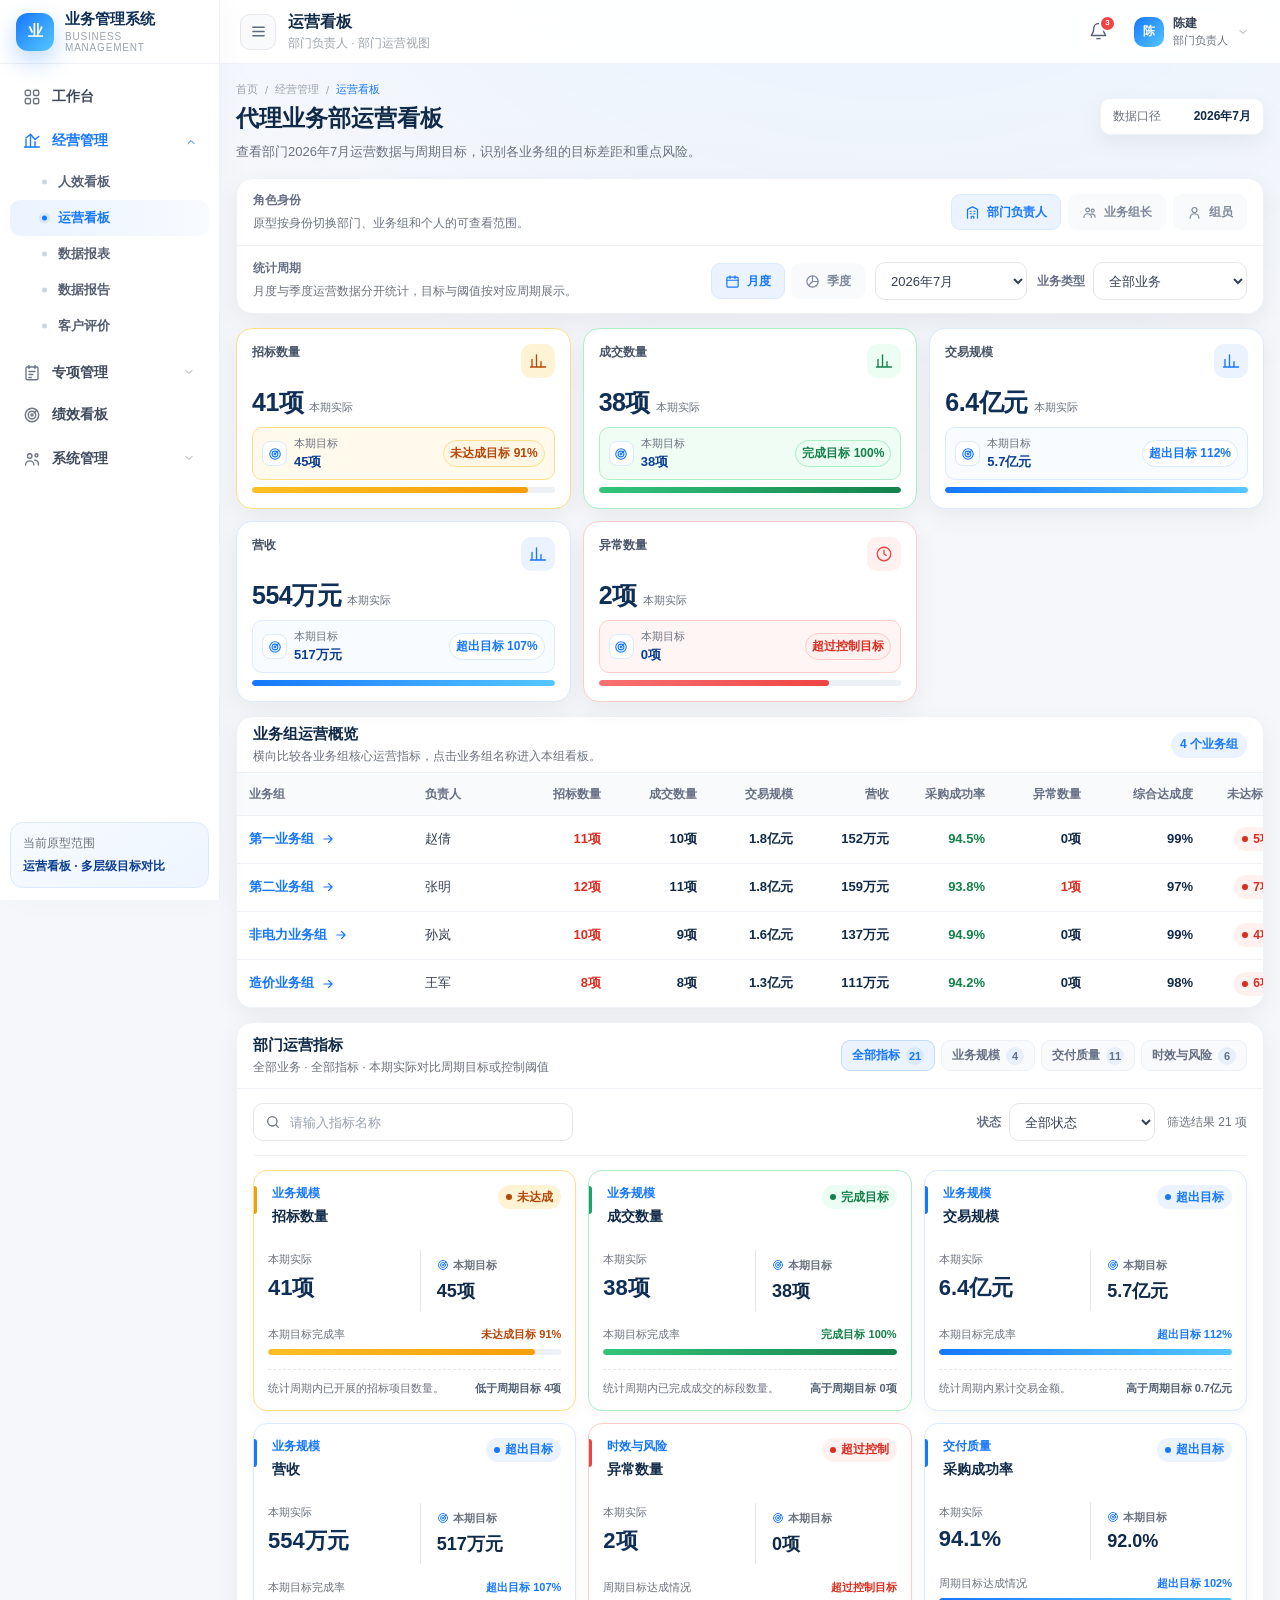
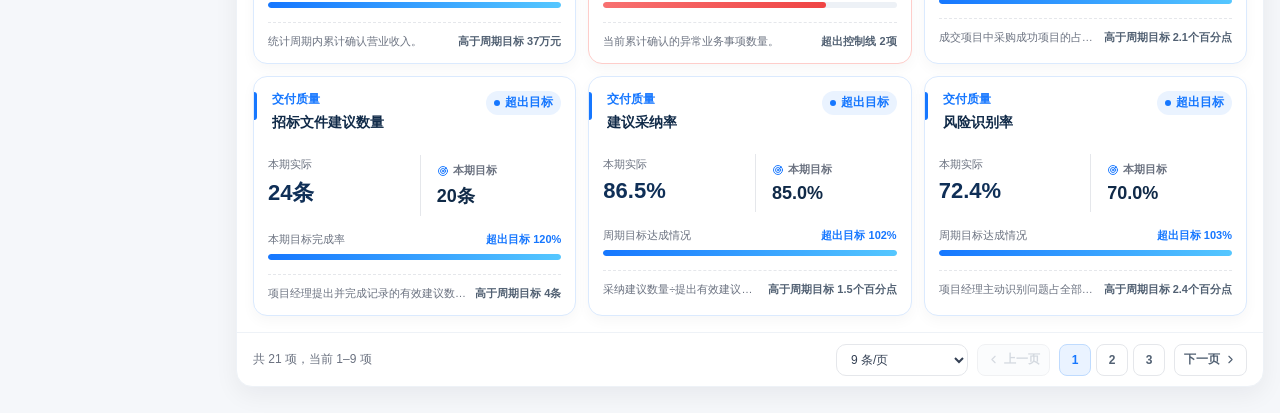
<file: pages/operation-dashboard.html>
<!DOCTYPE html>
<html lang="zh-CN">
<head>
  <meta charset="UTF-8" />
  <meta name="viewport" content="width=device-width, initial-scale=1.0" />
  <title>运营看板 - 业务管理系统</title>
  <link rel="stylesheet" href="../assets/css/theme.css" />
  <link rel="stylesheet" href="../assets/css/layout.css" />
  <link rel="stylesheet" href="../assets/css/dashboard-controls.css" />
  <link rel="stylesheet" href="../assets/css/pagination.css" />
  <link rel="stylesheet" href="../assets/css/operation-dashboard.css" />
</head>
<body data-page="operation-dashboard">
  <div class="app-shell">
    <aside class="app-sidebar">
      <div class="app-brand">
        <div class="brand-mark">业</div>
        <div class="brand-copy">
          <strong>业务管理系统</strong>
          <span>Business Management</span>
        </div>
      </div>
      <nav class="app-menu" id="appMenu" aria-label="主菜单"></nav>
      <div class="sidebar-scope">
        <span>当前原型范围</span>
        <strong>运营看板 · 多层级目标对比</strong>
      </div>
    </aside>

    <main class="app-main">
      <header class="app-topbar">
        <div class="topbar-left">
          <button type="button" class="icon-only-btn" id="sidebarToggle" aria-label="收起侧边菜单" title="收起或展开侧边菜单">
            <svg viewBox="0 0 24 24" aria-hidden="true"><path d="M4 6h16M4 12h16M4 18h16"/></svg>
          </button>
          <div class="topbar-title">
            <strong id="topbarPageTitle">运营看板</strong>
            <span id="topbarPageSubtitle">部门负责人 · 部门运营视图</span>
          </div>
        </div>
        <div class="topbar-actions">
          <button type="button" class="user-trigger" aria-expanded="false">
            <div class="avatar" id="operationUserAvatar">陈</div>
            <div class="user-copy">
              <strong id="operationUserName">陈建</strong>
              <span id="operationUserRole">部门负责人</span>
            </div>
            <span class="chevron"><svg viewBox="0 0 24 24" aria-hidden="true"><path d="m6 9 6 6 6-6"/></svg></span>
          </button>
        </div>
      </header>

      <section class="app-content">
        <div class="page-header">
          <div class="page-title">
            <div class="breadcrumb">
              <span>首页</span>
              <span>/</span>
              <span>经营管理</span>
              <span>/</span>
              <span class="current">运营看板</span>
            </div>
            <h1 id="operationPageTitle">代理业务部运营看板</h1>
            <p id="operationPageDescription">查看部门2026年7月运营数据与周期目标，识别各业务组的目标差距和重点风险。</p>
          </div>
          <div class="page-actions">
            <button type="button" class="secondary-btn hidden" id="operationBackButton">
              <svg viewBox="0 0 24 24" aria-hidden="true"><path d="m15 18-6-6 6-6"/></svg>
              返回上一级
            </button>
            <div class="operation-data-badge">
              <span>数据口径</span>
              <strong id="dataCutoffText">2026年7月</strong>
            </div>
          </div>
        </div>

        <section class="panel dashboard-control-panel" aria-label="角色身份与统计条件">
          <div class="dashboard-role-row">
            <div class="dashboard-control-copy">
              <span class="field-label">角色身份</span>
              <p>原型按身份切换部门、业务组和个人的可查看范围。</p>
            </div>
            <div class="dashboard-role-tabs" id="operationRoleTabs" aria-label="切换角色身份"></div>
          </div>
          <div class="dashboard-filter-row">
            <div class="dashboard-control-copy">
              <span class="field-label">统计周期</span>
              <p>月度与季度运营数据分开统计，目标与阈值按对应周期展示。</p>
            </div>
            <div class="dashboard-extra-filters">
              <div class="dashboard-period-controls">
                <div class="dashboard-period-tabs" id="operationPeriodTypeTabs" aria-label="切换统计周期模式">
                  <button type="button" class="dashboard-period-tab active" data-period-type="月度" aria-pressed="true">
                    <svg viewBox="0 0 24 24" aria-hidden="true"><rect x="3" y="5" width="18" height="16" rx="2"/><path d="M16 3v4M8 3v4M3 10h18"/></svg>
                    月度
                  </button>
                  <button type="button" class="dashboard-period-tab" data-period-type="季度" aria-pressed="false">
                    <svg viewBox="0 0 24 24" aria-hidden="true"><circle cx="12" cy="12" r="9"/><path d="M12 3v9h9M12 12 6 18"/></svg>
                    季度
                  </button>
                </div>
                <label class="dashboard-period-value">
                  <span class="sr-only">选择统计周期</span>
                  <select class="form-select" id="operationPeriodSelect"></select>
                </label>
              </div>
              <label class="dashboard-filter-field dashboard-inline-filter operation-type-field">
                <span class="field-label">业务类型</span>
                <select class="form-select" id="operationBusinessTypeSelect" aria-label="选择业务类型"></select>
              </label>
            </div>
          </div>
        </section>

        <section class="operation-summary-grid" id="operationSummaryGrid" aria-label="核心运营指标"></section>

        <section class="panel operation-scope-panel dashboard-organization-panel">
          <div class="panel-head">
            <div>
              <h2 id="operationScopePanelTitle">业务组运营概览</h2>
              <p id="operationScopePanelDescription">横向比较各业务组核心运营指标，点击业务组名称进入本组看板。</p>
            </div>
            <span class="operation-panel-meta dashboard-organization-count" id="operationScopePanelMeta">4 个业务组</span>
          </div>
          <div class="operation-scope-panel-body" id="operationScopePanelBody"></div>
        </section>

        <section class="panel operation-metric-panel">
          <div class="panel-head operation-metric-head">
            <div>
              <h2 id="operationMetricTitle">部门运营指标</h2>
              <p id="operationMetricDescription">所有指标均对比本期实际值与周期目标或控制阈值。</p>
            </div>
            <div class="operation-category-tabs" id="operationCategoryTabs" aria-label="切换指标分类"></div>
          </div>
          <div class="operation-metric-panel-body">
            <div class="operation-metric-toolbar" aria-label="运营指标查询条件">
              <label class="operation-metric-search">
                <span class="sr-only">按指标名称查询</span>
                <svg viewBox="0 0 24 24" aria-hidden="true">
                  <circle cx="11" cy="11" r="7"></circle>
                  <path d="m20 20-4-4"></path>
                </svg>
                <input type="search" id="operationMetricSearch" placeholder="请输入指标名称" autocomplete="off" />
              </label>
              <div class="operation-metric-toolbar-actions">
                <label class="operation-metric-status-filter">
                  <span>状态</span>
                  <select class="form-select" id="operationMetricStatusFilter" aria-label="筛选指标状态">
                    <option value="all">全部状态</option>
                    <option value="unmet">未达成</option>
                    <option value="completed">完成目标</option>
                    <option value="exceeded">超出目标</option>
                    <option value="controlled">控制达标</option>
                    <option value="risk">超过控制</option>
                  </select>
                </label>
                <span class="operation-metric-result-count" id="operationMetricResultCount" aria-live="polite">筛选结果 0 项</span>
                <button type="button" class="operation-metric-clear hidden" id="operationMetricClear">
                  <svg viewBox="0 0 24 24" aria-hidden="true">
                    <path d="M4 7h16M9 7V4h6v3M8 11v6M12 11v6M16 11v6M6 7l1 14h10l1-14"></path>
                  </svg>
                  <span>清空筛选</span>
                </button>
              </div>
            </div>
            <div class="operation-metric-grid" id="operationMetricGrid"></div>
          </div>
          <div class="app-pagination hidden" id="operationMetricPagination" aria-label="运营指标分页"></div>
        </section>
      </section>
    </main>
  </div>

  <script src="../assets/js/navigation.js"></script>
  <script src="../assets/js/common.js"></script>
  <script src="../assets/js/pagination.js"></script>
  <script src="../assets/js/operation-dashboard.js"></script>
</body>
</html>
</file>
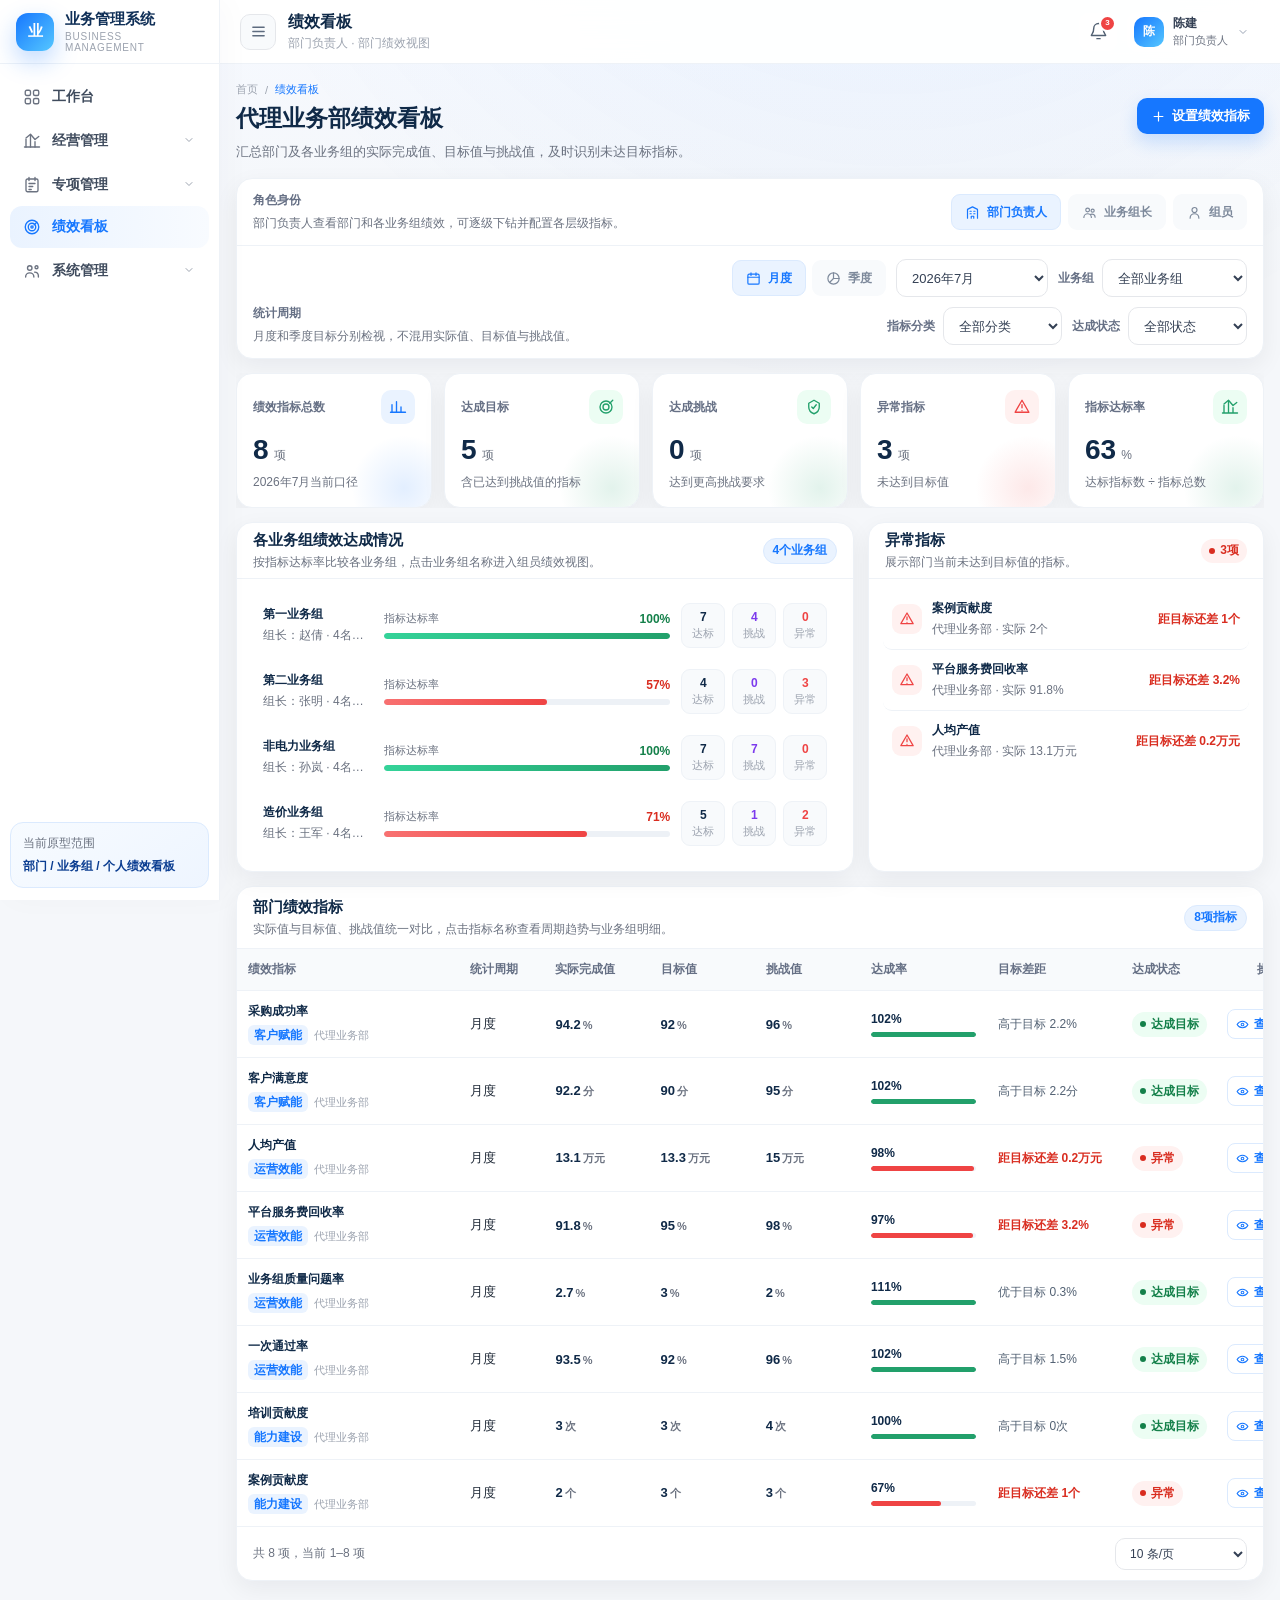
<file: pages/performance-dashboard.html>
<!DOCTYPE html>
<html lang="zh-CN">
<head>
  <meta charset="UTF-8" />
  <meta name="viewport" content="width=device-width, initial-scale=1.0" />
  <title>绩效看板 - 业务管理系统</title>
  <link rel="stylesheet" href="../assets/css/theme.css" />
  <link rel="stylesheet" href="../assets/css/layout.css" />
  <link rel="stylesheet" href="../assets/css/dashboard-controls.css" />
  <link rel="stylesheet" href="../assets/css/pagination.css" />
  <link rel="stylesheet" href="../assets/css/performance-dashboard.css" />
</head>
<body data-page="performance-dashboard">
  <div class="app-shell">
    <aside class="app-sidebar">
      <div class="app-brand">
        <div class="brand-mark">业</div>
        <div class="brand-copy">
          <strong>业务管理系统</strong>
          <span>Business Management</span>
        </div>
      </div>
      <nav class="app-menu" id="appMenu" aria-label="主菜单"></nav>
      <div class="sidebar-scope">
        <span>当前原型范围</span>
        <strong>部门 / 业务组 / 个人绩效看板</strong>
      </div>
    </aside>

    <main class="app-main">
      <header class="app-topbar">
        <div class="topbar-left">
          <button type="button" class="icon-only-btn" id="sidebarToggle" aria-label="收起侧边菜单" title="收起或展开侧边菜单">
            <svg viewBox="0 0 24 24" aria-hidden="true"><path d="M4 6h16M4 12h16M4 18h16"/></svg>
          </button>
          <div class="topbar-title">
            <strong>绩效看板</strong>
            <span id="performanceTopbarSubtitle">部门负责人 · 部门绩效视图</span>
          </div>
        </div>
        <div class="topbar-actions">
          <button type="button" class="user-trigger" aria-expanded="false">
            <div class="avatar" id="performanceUserAvatar">陈</div>
            <div class="user-copy"><strong id="performanceUserName">陈建</strong><span id="performanceUserRole">部门负责人</span></div>
            <span class="chevron"><svg viewBox="0 0 24 24" aria-hidden="true"><path d="m6 9 6 6 6-6"/></svg></span>
          </button>
        </div>
      </header>

      <section class="app-content">
        <div class="page-header">
          <div class="page-title">
            <div class="breadcrumb" id="performanceBreadcrumb">
              <span>首页</span>
              <span>/</span>
              <span class="current">绩效看板</span>
            </div>
            <h1 id="performancePageTitle">代理业务部绩效看板</h1>
            <p id="performancePageDescription">汇总部门及各业务组的实际完成值、目标值与挑战值，及时识别未达目标指标。</p>
          </div>
          <div class="page-actions">
            <button type="button" class="secondary-btn hidden" id="performanceBackButton">
              <svg viewBox="0 0 24 24" aria-hidden="true"><path d="m15 18-6-6 6-6"/></svg>
              返回上一级
            </button>
            <button type="button" class="primary-btn" id="openPerformanceConfig">
              <svg viewBox="0 0 24 24" aria-hidden="true"><path d="M12 5v14M5 12h14"/></svg>
              设置绩效指标
            </button>
          </div>
        </div>

        <section class="panel dashboard-control-panel" aria-label="角色身份与绩效筛选条件">
          <div class="dashboard-role-row">
            <div class="dashboard-control-copy">
              <span class="field-label">角色身份</span>
              <p id="performanceRoleHint">部门负责人查看部门及各业务组绩效，可切换业务组并设置指标。</p>
            </div>
            <div class="dashboard-role-tabs" id="performanceRoleTabs" aria-label="切换角色身份"></div>
          </div>
          <div class="dashboard-filter-row">
            <div class="dashboard-control-copy">
              <span class="field-label">统计周期</span>
              <p>月度和季度目标分别检视，不混用实际值、目标值与挑战值。</p>
            </div>
            <div class="dashboard-extra-filters performance-filter-controls">
              <div class="dashboard-period-controls">
                <div class="dashboard-period-tabs" id="performancePeriodTypeTabs" aria-label="切换统计周期模式">
                  <button type="button" class="dashboard-period-tab active" data-period-type="月度" aria-pressed="true">
                    <svg viewBox="0 0 24 24" aria-hidden="true"><rect x="3" y="5" width="18" height="16" rx="2"/><path d="M16 3v4M8 3v4M3 10h18"/></svg>
                    月度
                  </button>
                  <button type="button" class="dashboard-period-tab" data-period-type="季度" aria-pressed="false">
                    <svg viewBox="0 0 24 24" aria-hidden="true"><circle cx="12" cy="12" r="9"/><path d="M12 3v9h9M12 12 6 18"/></svg>
                    季度
                  </button>
                </div>
                <label class="dashboard-period-value">
                  <span class="sr-only">选择统计周期</span>
                  <select class="form-select" id="performancePeriodSelect"></select>
                </label>
              </div>
              <label class="dashboard-filter-field dashboard-inline-filter">
                <span class="field-label">业务组</span>
                <select class="form-select" id="performanceGroupSelect" disabled></select>
              </label>
              <label class="dashboard-filter-field dashboard-inline-filter">
                <span class="field-label">指标分类</span>
                <select class="form-select" id="performanceCategorySelect">
                  <option value="all">全部分类</option>
                  <option value="客户赋能">客户赋能</option>
                  <option value="运营效能">运营效能</option>
                  <option value="能力建设">能力建设</option>
                </select>
              </label>
              <label class="dashboard-filter-field dashboard-inline-filter">
                <span class="field-label">达成状态</span>
                <select class="form-select" id="performanceStatusSelect">
                  <option value="all">全部状态</option>
                  <option value="abnormal">异常</option>
                  <option value="target">达成目标</option>
                  <option value="challenge">达成挑战</option>
                </select>
              </label>
            </div>
          </div>
        </section>

        <section class="performance-summary-grid" id="performanceSummary" aria-label="绩效概览"></section>

        <section class="performance-overview-grid">
          <article class="panel performance-group-panel" id="performanceScopePanel">
            <div class="panel-head">
              <div>
                <h2 id="performanceGroupTitle">各业务组绩效达成情况</h2>
                <p id="performanceGroupDescription">按指标达标率比较各业务组，不混合不同单位的实际值。</p>
              </div>
              <span class="performance-panel-meta" id="performanceGroupMeta">4个业务组</span>
            </div>
            <div class="performance-group-comparison" id="performanceGroupComparison"></div>
          </article>

          <article class="panel performance-exception-panel">
            <div class="panel-head">
              <div>
                <h2>异常指标</h2>
                <p id="performanceExceptionDescription">展示当前范围内未达到目标值的指标。</p>
              </div>
              <span class="status-tag risk" id="performanceExceptionCount">0项</span>
            </div>
            <div class="performance-exception-list" id="performanceExceptionList"></div>
          </article>
        </section>

        <section class="panel performance-table-panel">
          <div class="panel-head performance-table-head">
            <div>
              <h2 id="performanceTableTitle">部门绩效指标</h2>
              <p id="performanceTableDescription">实际值与目标值、挑战值统一对比，点击指标名称查看周期趋势与业务组明细。</p>
            </div>
            <span class="performance-panel-meta" id="performanceResultCount">0项指标</span>
          </div>
          <div class="performance-table-wrap">
            <table class="performance-table">
              <thead>
                <tr>
                  <th>绩效指标</th>
                  <th>统计周期</th>
                  <th>实际完成值</th>
                  <th>目标值</th>
                  <th>挑战值</th>
                  <th>达成率</th>
                  <th>目标差距</th>
                  <th>达成状态</th>
                  <th>操作</th>
                </tr>
              </thead>
              <tbody id="performanceTableBody"></tbody>
            </table>
          </div>
          <div class="app-pagination hidden" id="performancePagination" aria-label="绩效指标分页"></div>
        </section>
      </section>
    </main>
  </div>

  <div class="drawer-mask hidden" id="performanceDetailMask"></div>
  <aside class="drawer performance-detail-drawer hidden" id="performanceDetailDrawer" role="dialog" aria-modal="true" aria-labelledby="performanceDetailTitle">
    <div class="drawer-head">
      <div>
        <h2 id="performanceDetailTitle">指标详情</h2>
        <p id="performanceDetailSubtitle"></p>
      </div>
      <button type="button" class="icon-only-btn" id="closePerformanceDetail" aria-label="关闭指标详情">
        <svg viewBox="0 0 24 24" aria-hidden="true"><path d="M6 6l12 12M18 6 6 18"/></svg>
      </button>
    </div>
    <div class="drawer-body" id="performanceDetailBody"></div>
    <div class="drawer-foot">
      <button type="button" class="ghost-btn" data-close-detail>
        <svg viewBox="0 0 24 24" aria-hidden="true"><path d="M6 6l12 12M18 6 6 18"/></svg>
        关闭
      </button>
      <button type="button" class="secondary-btn" id="editPerformanceTarget">
        <svg viewBox="0 0 24 24" aria-hidden="true"><path d="m4 20 4.5-1 10-10a2.1 2.1 0 0 0-3-3l-10 10L4 20z"/><path d="m13.5 7.5 3 3"/></svg>
        调整目标
      </button>
    </div>
  </aside>

  <div class="drawer-mask hidden" id="performanceConfigMask"></div>
  <aside class="drawer performance-config-drawer hidden" id="performanceConfigDrawer" role="dialog" aria-modal="true" aria-labelledby="performanceConfigTitle">
    <div class="drawer-head">
      <div>
        <h2 id="performanceConfigTitle">设置绩效指标</h2>
        <p>目标值与挑战值由对应权限角色维护，实际完成值由指标结果统一呈现。</p>
      </div>
      <button type="button" class="icon-only-btn" id="closePerformanceConfig" aria-label="关闭绩效指标设置">
        <svg viewBox="0 0 24 24" aria-hidden="true"><path d="M6 6l12 12M18 6 6 18"/></svg>
      </button>
    </div>
    <form class="performance-config-form" id="performanceConfigForm">
      <div class="drawer-body">
        <section class="performance-form-section">
          <div class="performance-form-section-head">
            <span>1</span>
            <div><h3>适用范围</h3><p>确定指标所属年度及部门、业务组或个人范围。</p></div>
          </div>
          <div class="form-grid">
            <label class="field">
              <span>绩效年度<span class="required-mark">*</span></span>
              <select id="configYear" required>
                <option value="2026">2026年</option>
                <option value="2025">2025年</option>
              </select>
            </label>
            <label class="field">
              <span>配置范围<span class="required-mark">*</span></span>
              <select id="configScope" required>
                <option value="department">部门</option>
                <option value="group">业务组</option>
                <option value="person">个人</option>
              </select>
            </label>
            <label class="field" id="configGroupField">
              <span>业务组<span class="required-mark">*</span></span>
              <select id="configGroup"></select>
            </label>
            <label class="field" id="configMemberField">
              <span>组员<span class="required-mark">*</span></span>
              <select id="configMember" required></select>
            </label>
          </div>
        </section>

        <section class="performance-form-section">
          <div class="performance-form-section-head">
            <span>2</span>
            <div><h3>指标信息</h3><p>复用业务交付指标口径，不在绩效看板重复建立指标定义。</p></div>
          </div>
          <div class="form-grid">
            <label class="field full">
              <span>绩效指标<span class="required-mark">*</span></span>
              <select id="configMetric" required></select>
            </label>
            <label class="field">
              <span>指标分类</span>
              <input type="text" id="configCategory" disabled />
            </label>
            <label class="field">
              <span>检视周期</span>
              <input type="text" id="configCycle" disabled />
            </label>
            <label class="field">
              <span>指标单位</span>
              <input type="text" id="configUnit" disabled />
            </label>
            <label class="field">
              <span>判定方向</span>
              <select id="configDirection" disabled>
                <option value="high">越高越好</option>
                <option value="low">越低越好</option>
              </select>
            </label>
            <label class="field full">
              <span>指标口径</span>
              <textarea id="configDefinition" rows="3" disabled></textarea>
            </label>
          </div>
        </section>

        <section class="performance-form-section">
          <div class="performance-form-section-head">
            <span>3</span>
            <div><h3>目标设置</h3><p>挑战值未达成不判定异常，未达到目标值才进入异常清单。</p></div>
          </div>
          <div class="form-grid">
            <label class="field">
              <span>目标值<span class="required-mark">*</span></span>
              <input type="number" id="configTarget" min="0" step="0.1" required />
            </label>
            <label class="field">
              <span>挑战值<span class="required-mark">*</span></span>
              <input type="number" id="configChallenge" min="0" step="0.1" required />
            </label>
          </div>
          <div class="performance-rule-tip" id="performanceRuleTip"></div>
        </section>
      </div>
      <div class="drawer-foot">
        <button type="button" class="ghost-btn" data-close-config>
          <svg viewBox="0 0 24 24" aria-hidden="true"><path d="M6 6l12 12M18 6 6 18"/></svg>
          取消
        </button>
        <button type="submit" class="primary-btn">
          <svg viewBox="0 0 24 24" aria-hidden="true"><path d="M5 4h12l2 2v14H5z"/><path d="M8 4v6h8V4M8 20v-6h8v6"/></svg>
          保存配置
        </button>
      </div>
    </form>
  </aside>

  <script src="../assets/js/navigation.js"></script>
  <script src="../assets/js/common.js"></script>
  <script src="../assets/js/pagination.js"></script>
  <script src="../assets/js/performance-dashboard.js"></script>
</body>
</html>
</file>
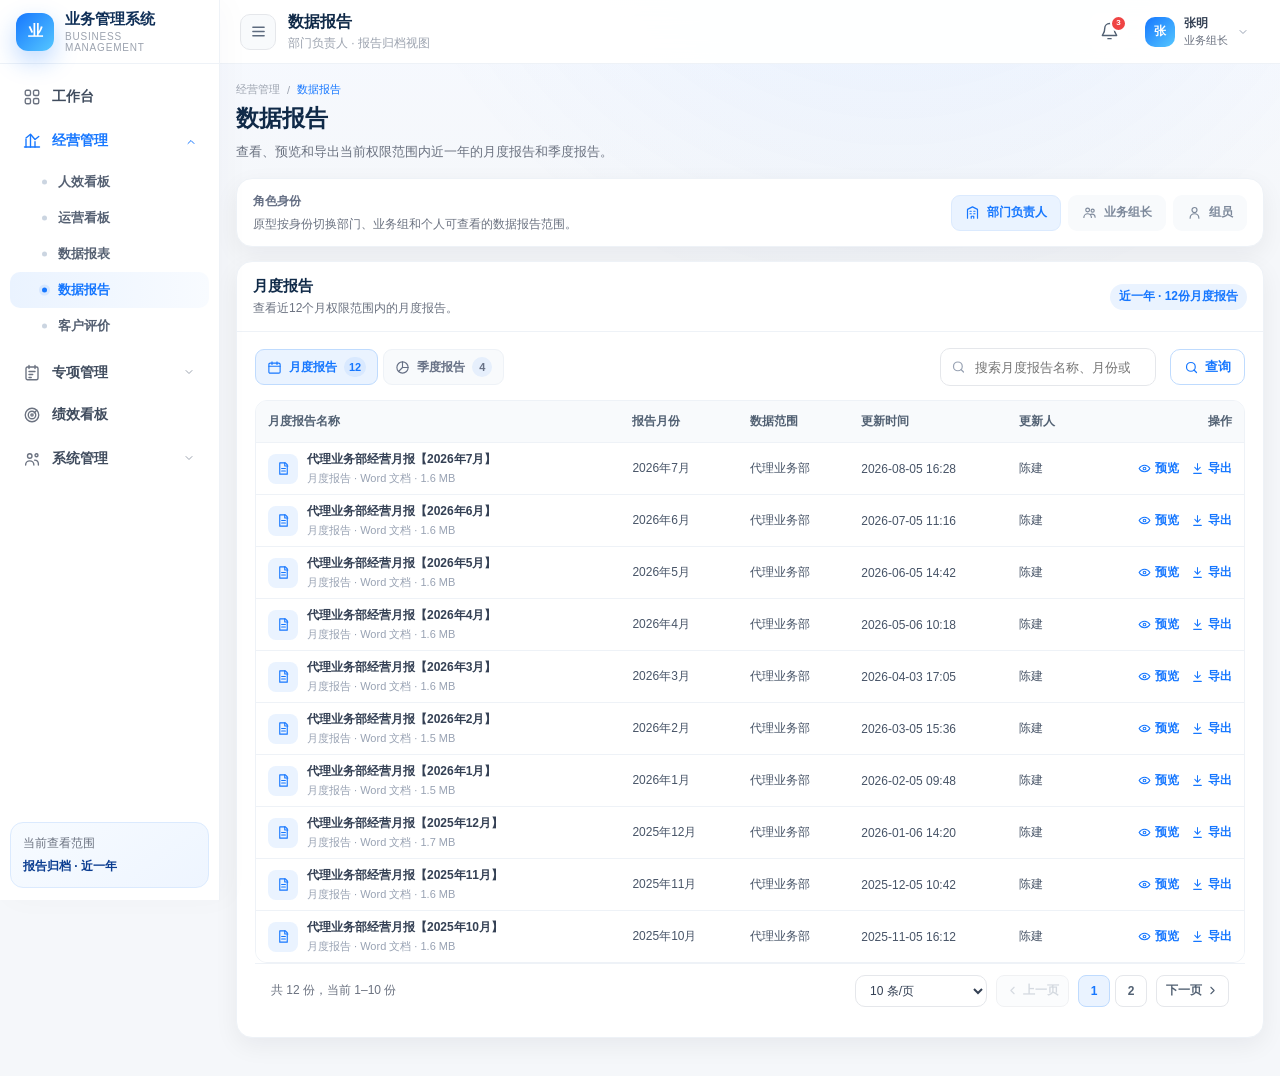
<file: pages/report-documents.html>
<!DOCTYPE html>
<html lang="zh-CN">
<head>
  <meta charset="UTF-8" />
  <meta name="viewport" content="width=device-width, initial-scale=1.0" />
  <title>数据报告 - 业务管理系统</title>
  <link rel="stylesheet" href="../assets/css/theme.css" />
  <link rel="stylesheet" href="../assets/css/layout.css" />
  <link rel="stylesheet" href="../assets/css/dashboard-controls.css" />
  <link rel="stylesheet" href="../assets/css/pagination.css" />
  <link rel="stylesheet" href="../assets/css/reports.css" />
  <link rel="stylesheet" href="../assets/css/reports-controls.css" />
</head>
<body data-page="report-documents">
  <div class="app-shell">
    <aside class="app-sidebar">
      <div class="app-brand"><div class="brand-mark">业</div><div class="brand-copy"><strong>业务管理系统</strong><span>Business Management</span></div></div>
      <nav class="app-menu" id="appMenu" aria-label="主菜单"></nav>
      <div class="sidebar-scope"><span>当前查看范围</span><strong>报告归档 · 近一年</strong></div>
    </aside>
    <main class="app-main">
      <header class="app-topbar">
        <div class="topbar-left">
          <button type="button" class="icon-only-btn" id="sidebarToggle" aria-label="收起侧边菜单"><svg viewBox="0 0 24 24" aria-hidden="true"><path d="M4 6h16M4 12h16M4 18h16"/></svg></button>
          <div class="topbar-title"><strong id="topbarPageTitle">数据报告</strong><span id="topbarPageSubtitle">部门负责人 · 报告归档视图</span></div>
        </div>
        <div class="topbar-actions"><button type="button" class="user-trigger" aria-expanded="false"><div class="avatar" id="reportDocumentUserAvatar">陈</div><div class="user-copy"><strong id="reportDocumentUserName">陈建</strong><span id="reportDocumentUserRole">部门负责人</span></div><span class="chevron"><svg viewBox="0 0 24 24" aria-hidden="true"><path d="m6 9 6 6 6-6"/></svg></span></button></div>
      </header>
      <section class="app-content reports-page">
        <div class="page-header">
          <div class="page-title">
            <div class="breadcrumb"><span>经营管理</span><span>/</span><span class="current">数据报告</span></div>
            <h1>数据报告</h1>
            <p>查看、预览和导出当前权限范围内近一年的月度报告和季度报告。</p>
          </div>
        </div>

        <section class="panel dashboard-control-panel report-document-mode" aria-label="角色身份">
          <div class="dashboard-role-row">
            <div class="dashboard-control-copy">
              <span class="field-label">角色身份</span>
              <p>原型按身份切换部门、业务组和个人可查看的数据报告范围。</p>
            </div>
            <div class="dashboard-role-tabs" id="reportDocumentRoleTabs" aria-label="切换角色身份"></div>
          </div>
        </section>

        <section class="panel report-section report-document-panel">
          <div class="report-section-toolbar report-document-head">
            <div>
              <h2 id="reportDocumentTitle">月度报告</h2>
              <p id="reportDocumentDescription">查看近12个月权限范围内的月度报告。</p>
            </div>
            <span class="dashboard-organization-count" id="managedReportCount" aria-live="polite"></span>
          </div>
          <div class="report-management-body">
            <div class="report-document-controls">
              <div class="report-document-type-tabs" id="reportDocumentTypeTabs" role="tablist" aria-label="切换月度报告和季度报告">
                <button type="button" class="report-document-type-tab active" id="monthlyReportTab" role="tab" aria-selected="true" aria-controls="managedReportList" data-report-type="月度">
                  <svg viewBox="0 0 24 24" aria-hidden="true"><rect x="3" y="5" width="18" height="16" rx="2"/><path d="M16 3v4M8 3v4M3 10h18"/></svg>
                  月度报告
                  <em>12</em>
                </button>
                <button type="button" class="report-document-type-tab" id="quarterlyReportTab" role="tab" aria-selected="false" aria-controls="managedReportList" data-report-type="季度" tabindex="-1">
                  <svg viewBox="0 0 24 24" aria-hidden="true"><circle cx="12" cy="12" r="9"/><path d="M12 3v9h9M12 12 6 18"/></svg>
                  季度报告
                  <em>4</em>
                </button>
              </div>
              <div class="report-management-toolbar">
                <label class="report-management-search">
                  <svg viewBox="0 0 24 24" aria-hidden="true"><circle cx="11" cy="11" r="7"/><path d="m20 20-4-4"/></svg>
                  <input id="reportManagementSearch" type="search" placeholder="搜索月度报告名称、月份或范围" aria-label="搜索月度报告名称、月份或范围" autocomplete="off" />
                </label>
                <button type="button" class="secondary-btn" id="reportManagementSearchButton">
                  <svg viewBox="0 0 24 24" aria-hidden="true"><circle cx="11" cy="11" r="7"/><path d="m20 20-4-4"/></svg>
                  查询
                </button>
              </div>
            </div>
            <div id="managedReportList" role="tabpanel" aria-labelledby="monthlyReportTab">
              <div class="report-table-wrap">
                <table class="report-table managed-report-table">
                  <thead id="managedReportTableHead"></thead>
                  <tbody id="managedReportTableBody"></tbody>
                </table>
              </div>
              <div class="app-pagination hidden" id="managedReportPagination" aria-label="数据报告分页"></div>
            </div>
          </div>
        </section>
      </section>
    </main>
  </div>
  <script src="../assets/js/navigation.js"></script>
  <script src="../assets/js/common.js"></script>
  <script src="../assets/js/pagination.js"></script>
  <script src="../assets/js/report-documents.js"></script>
</body>
</html>
</file>
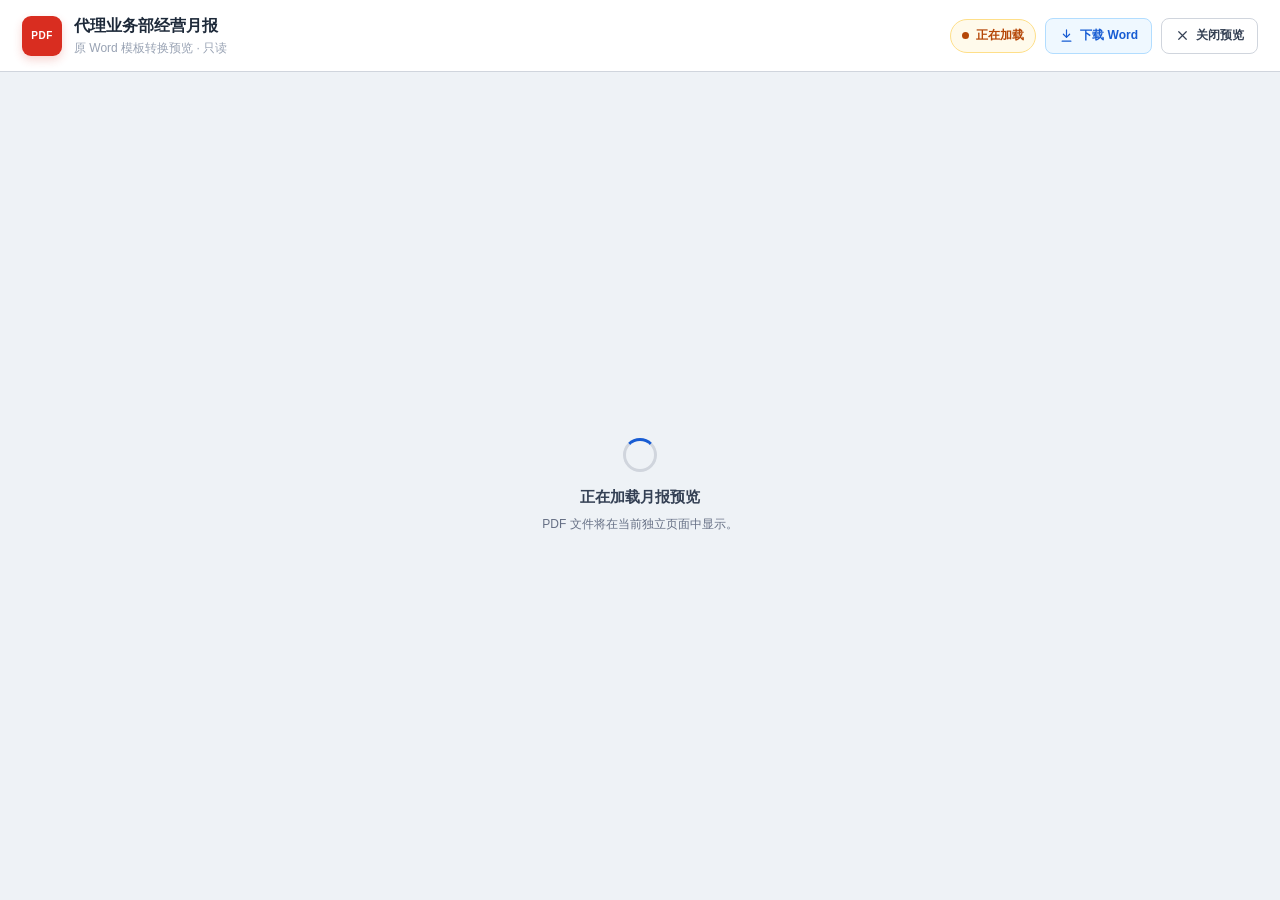
<file: pages/report-word-preview.html>
<!DOCTYPE html>
<html lang="zh-CN">
<head>
  <meta charset="UTF-8" />
  <meta name="viewport" content="width=device-width, initial-scale=1.0" />
  <title>月报预览</title>
  <link rel="stylesheet" href="../assets/css/report-word-preview.css" />
</head>
<body>
  <header class="document-preview-toolbar">
    <div class="document-preview-title">
      <span class="document-file-mark" aria-hidden="true">PDF</span>
      <div>
        <h1 id="wordPreviewTitle">代理业务部经营月报</h1>
        <p>原 Word 模板转换预览 · 只读</p>
      </div>
    </div>
    <div class="document-preview-actions">
      <span class="document-preview-status" id="wordPreviewStatus"><i></i>正在加载</span>
      <button type="button" class="document-action-button secondary" id="wordPreviewDownloadButton">
        <svg viewBox="0 0 24 24" aria-hidden="true"><path d="M12 3v12M7 10l5 5 5-5"/><path d="M5 21h14"/></svg>
        下载 Word
      </button>
      <button type="button" class="document-action-button" id="wordPreviewCloseButton">
        <svg viewBox="0 0 24 24" aria-hidden="true"><path d="m6 6 12 12M18 6 6 18"/></svg>
        关闭预览
      </button>
    </div>
  </header>

  <main class="document-preview-stage">
    <div class="document-preview-loading" id="wordPreviewLoading">
      <span class="document-preview-spinner" aria-hidden="true"></span>
      <strong>正在加载月报预览</strong>
      <p>PDF 文件将在当前独立页面中显示。</p>
    </div>
    <div class="document-preview-error" id="wordPreviewError" hidden>
      <span class="document-preview-error-icon">
        <svg viewBox="0 0 24 24" aria-hidden="true"><circle cx="12" cy="12" r="9"/><path d="M12 8v5M12 17h.01"/></svg>
      </span>
      <strong>PDF 预览加载失败</strong>
      <p>请检查本地 PDF 文件是否存在，或使用“下载 Word”查看原始文档。</p>
    </div>
    <iframe id="wordPreviewFrame" title="经营月报PDF预览" hidden></iframe>
  </main>

  <div class="document-preview-toast" id="wordPreviewToast" role="status" aria-live="polite" hidden></div>
  <script src="../assets/js/report-word-preview.js"></script>
</body>
</html>
</file>
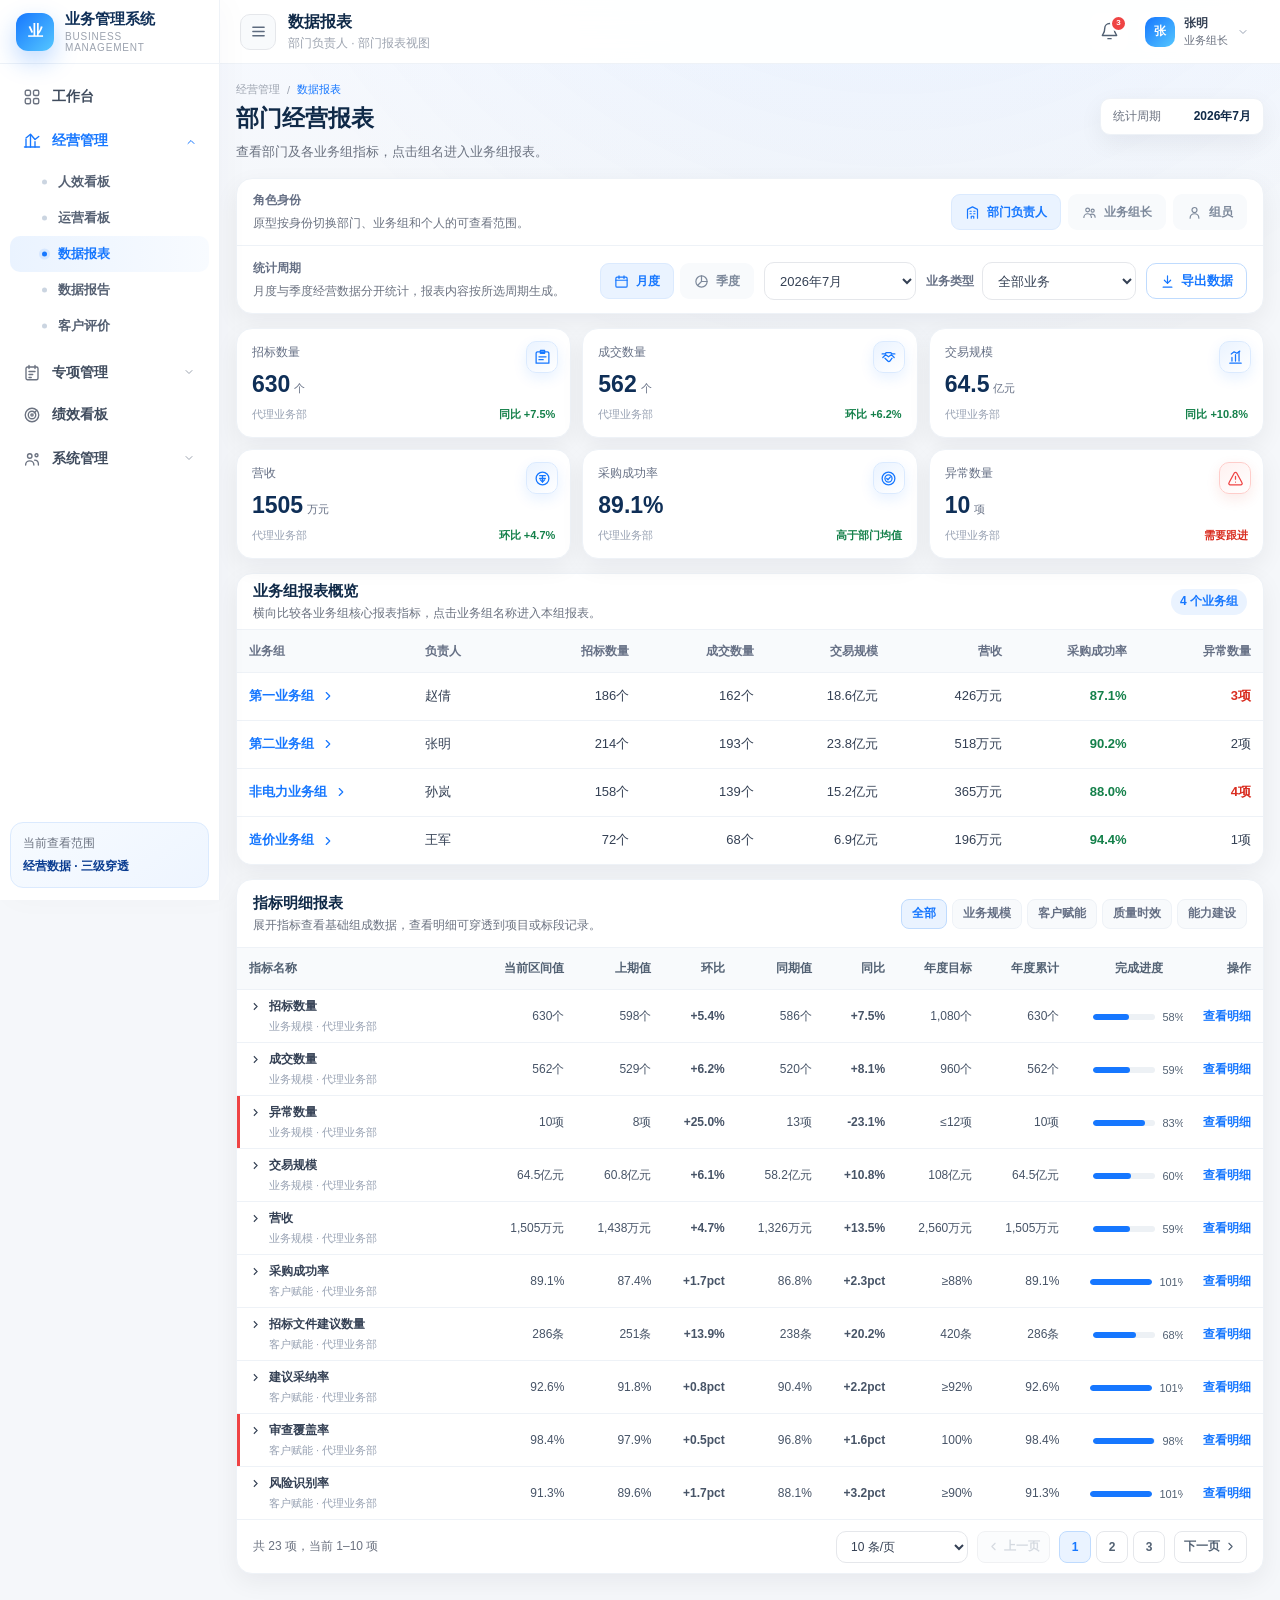
<file: pages/reports.html>
<!DOCTYPE html>
<html lang="zh-CN">
<head>
  <meta charset="UTF-8" />
  <meta name="viewport" content="width=device-width, initial-scale=1.0" />
  <title>数据报表 - 业务管理系统</title>
  <link rel="stylesheet" href="../assets/css/theme.css" />
  <link rel="stylesheet" href="../assets/css/layout.css" />
  <link rel="stylesheet" href="../assets/css/dashboard-controls.css" />
  <link rel="stylesheet" href="../assets/css/pagination.css" />
  <link rel="stylesheet" href="../assets/css/reports.css" />
  <link rel="stylesheet" href="../assets/css/reports-controls.css" />
</head>
<body data-page="reports">
  <div class="app-shell">
    <aside class="app-sidebar">
      <div class="app-brand"><div class="brand-mark">业</div><div class="brand-copy"><strong>业务管理系统</strong><span>Business Management</span></div></div>
      <nav class="app-menu" id="appMenu" aria-label="主菜单"></nav>
      <div class="sidebar-scope"><span>当前查看范围</span><strong>经营数据 · 三级穿透</strong></div>
    </aside>
    <main class="app-main">
      <header class="app-topbar">
        <div class="topbar-left">
          <button type="button" class="icon-only-btn" id="sidebarToggle" aria-label="收起侧边菜单"><svg viewBox="0 0 24 24" aria-hidden="true"><path d="M4 6h16M4 12h16M4 18h16"/></svg></button>
          <div class="topbar-title"><strong id="topbarPageTitle">数据报表</strong><span id="topbarPageSubtitle">部门负责人 · 部门报表视图</span></div>
        </div>
        <div class="topbar-actions"><button type="button" class="user-trigger" aria-expanded="false"><div class="avatar" id="reportUserAvatar">陈</div><div class="user-copy"><strong id="reportUserName">陈建</strong><span id="reportUserRole">部门负责人</span></div><span class="chevron"><svg viewBox="0 0 24 24" aria-hidden="true"><path d="m6 9 6 6 6-6"/></svg></span></button></div>
      </header>
      <section class="app-content reports-page">
        <div class="page-header">
          <div class="page-title">
            <div class="breadcrumb"><span>经营管理</span><span>/</span><span class="current">数据报表</span></div>
            <h1 id="reportPageTitle">部门经营报表</h1>
            <p id="reportPageDescription">查看部门及各业务组指标，支持组织穿透、同比环比分析和报告输出。</p>
          </div>
          <div class="page-actions">
            <button type="button" class="secondary-btn hidden" id="reportBackButton">
              <svg viewBox="0 0 24 24" aria-hidden="true"><path d="m15 18-6-6 6-6"/><path d="M9 12h10"/></svg>
              返回上一级
            </button>
            <div class="report-data-badge"><span>统计周期</span><strong id="reportPeriodBadge">2026年7月</strong></div>
          </div>
        </div>

        <section class="panel dashboard-control-panel" aria-label="角色身份与统计条件">
          <div class="dashboard-role-row">
            <div class="dashboard-control-copy">
              <span class="field-label">角色身份</span>
              <p>原型按身份切换部门、业务组和个人的可查看范围。</p>
            </div>
            <div class="dashboard-role-tabs" id="reportRoleTabs" aria-label="切换角色身份"></div>
          </div>
          <div class="dashboard-filter-row">
            <div class="dashboard-control-copy">
              <span class="field-label">统计周期</span>
              <p>月度与季度经营数据分开统计，报表内容按所选周期生成。</p>
            </div>
            <div class="dashboard-extra-filters">
              <div class="dashboard-period-controls">
                <div class="dashboard-period-tabs" id="reportPeriodTypeTabs" aria-label="切换统计周期模式">
                  <button type="button" class="dashboard-period-tab active" data-period-type="月度" aria-pressed="true">
                    <svg viewBox="0 0 24 24" aria-hidden="true"><rect x="3" y="5" width="18" height="16" rx="2"/><path d="M16 3v4M8 3v4M3 10h18"/></svg>
                    月度
                  </button>
                  <button type="button" class="dashboard-period-tab" data-period-type="季度" aria-pressed="false">
                    <svg viewBox="0 0 24 24" aria-hidden="true"><circle cx="12" cy="12" r="9"/><path d="M12 3v9h9M12 12 6 18"/></svg>
                    季度
                  </button>
                </div>
                <label class="dashboard-period-value">
                  <span class="sr-only">选择统计周期</span>
                  <select class="form-select" id="reportPeriodSelect" aria-label="选择统计周期"></select>
                </label>
              </div>
              <label class="dashboard-filter-field dashboard-inline-filter report-business-filter">
                <span class="field-label">业务类型</span>
                <select class="form-select" id="reportBusinessTypeSelect" aria-label="选择业务类型"></select>
              </label>
              <button type="button" class="secondary-btn" id="exportDataButton">
                <svg viewBox="0 0 24 24" aria-hidden="true"><path d="M12 3v12M7 10l5 5 5-5"/><path d="M5 21h14"/></svg>
                导出数据
              </button>
            </div>
          </div>
        </section>

        <section class="report-summary-grid" id="reportSummaryGrid"></section>

        <section class="panel report-section dashboard-organization-panel" id="organizationPanel">
          <div class="panel-head"><div><h2 id="organizationPanelTitle">业务组报表概览</h2><p id="organizationPanelDescription">横向比较各业务组核心报表指标，点击业务组名称进入本组报表。</p></div><span class="dashboard-organization-count" id="organizationCount"></span></div>
          <div class="report-table-wrap dashboard-organization-table-wrap"><table class="report-table organization-table dashboard-organization-table"><colgroup><col style="width:176px"><col style="width:104px"><col><col><col><col><col><col></colgroup><thead id="organizationTableHead"></thead><tbody id="organizationTableBody"></tbody></table></div>
        </section>

        <section class="panel report-section">
          <div class="report-section-toolbar">
            <div><h2>指标明细报表</h2><p>展开指标查看基础组成数据，查看明细可穿透到项目或标段记录。</p></div>
            <div class="metric-tabs" id="metricCategoryTabs"></div>
          </div>
          <div class="report-table-wrap"><table class="report-table metric-report-table"><thead><tr><th class="sticky-name">指标名称</th><th>当前区间值</th><th>上期值</th><th class="mom-col">环比</th><th>同期值</th><th class="yoy-col">同比</th><th>年度目标</th><th>年度累计</th><th class="progress-head">完成进度</th><th class="sticky-action">操作</th></tr></thead><tbody id="metricReportBody"></tbody></table></div>
          <div class="app-pagination hidden" id="metricReportPagination" aria-label="指标明细报表分页"></div>
        </section>
      </section>
    </main>
  </div>
  <div id="reportOverlayRoot"></div>
  <script src="../assets/js/navigation.js"></script>
  <script src="../assets/js/common.js"></script>
  <script src="../assets/js/pagination.js"></script>
  <script src="../assets/vendor/exceljs.min.js"></script>
  <script src="../assets/js/excel-export.js"></script>
  <script src="../assets/js/reports.js"></script>
</body>
</html>
</file>
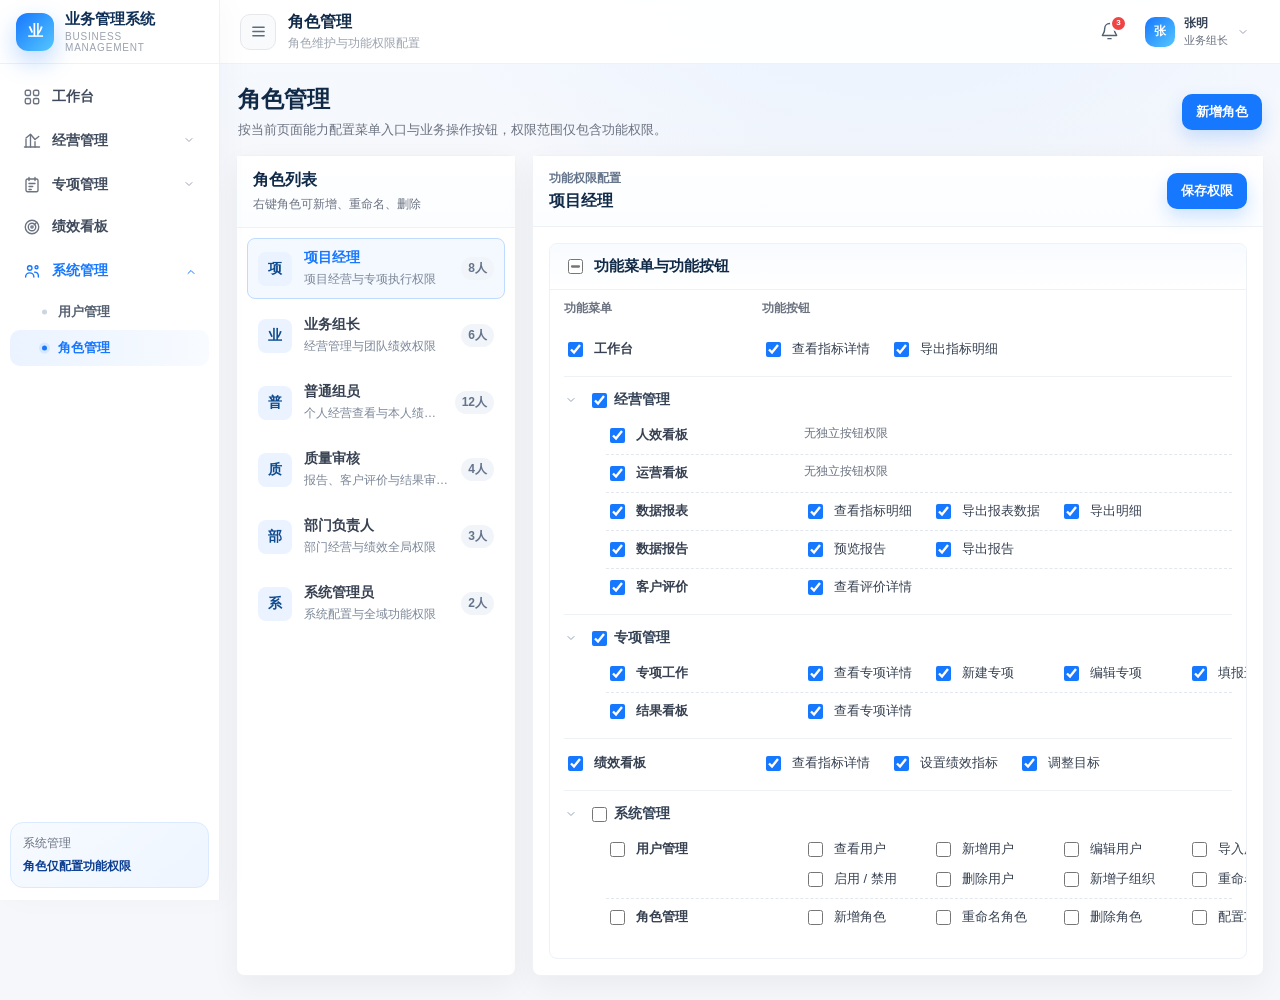
<file: pages/roles.html>
<!DOCTYPE html>
<html lang="zh-CN">
<head>
  <meta charset="UTF-8" />
  <meta name="viewport" content="width=device-width, initial-scale=1.0" />
  <title>角色管理 - 业务管理系统</title>
  <link rel="stylesheet" href="../assets/css/theme.css" />
  <link rel="stylesheet" href="../assets/css/layout.css" />
  <link rel="stylesheet" href="../assets/css/roles.css" />
</head>
<body data-page="roles">
  <div class="app-shell">
    <aside class="app-sidebar">
      <div class="app-brand">
        <div class="brand-mark">业</div>
        <div class="brand-copy"><strong>业务管理系统</strong><span>Business Management</span></div>
      </div>
      <nav class="app-menu" id="appMenu" aria-label="主菜单"></nav>
      <div class="sidebar-scope"><span>系统管理</span><strong>角色仅配置功能权限</strong></div>
    </aside>

    <main class="app-main">
      <header class="app-topbar">
        <div class="topbar-left">
          <button type="button" class="icon-only-btn" id="sidebarToggle" aria-label="收起侧边菜单" title="收起或展开侧边菜单">
            <svg viewBox="0 0 24 24" aria-hidden="true"><path d="M4 6h16M4 12h16M4 18h16"/></svg>
          </button>
          <div class="topbar-title"><strong>角色管理</strong><span>角色维护与功能权限配置</span></div>
        </div>
        <div class="topbar-actions">
          <button type="button" class="user-trigger" aria-expanded="false">
            <div class="avatar">张</div>
            <div class="user-copy"><strong>张明</strong><span>业务组长</span></div>
            <span class="chevron"><svg viewBox="0 0 24 24" aria-hidden="true"><path d="m6 9 6 6 6-6"/></svg></span>
          </button>
        </div>
      </header>

      <section class="app-content role-page">
        <div class="admin-page-head">
          <div>
            <h1>角色管理</h1>
            <p>按当前页面能力配置菜单入口与业务操作按钮，权限范围仅包含功能权限。</p>
          </div>
          <button class="primary-btn" type="button" id="roleAddBtn">新增角色</button>
        </div>

        <div class="role-layout">
          <section class="role-panel role-list-panel" aria-label="角色列表">
            <div class="role-panel-head">
              <div>
                <h2>角色列表</h2>
                <p>右键角色可新增、重命名、删除</p>
              </div>
            </div>
            <div class="role-list" id="roleList"></div>
          </section>

          <section class="role-panel permission-panel" aria-label="功能权限配置">
            <div class="permission-head">
              <div>
                <span class="eyebrow">功能权限配置</span>
                <h2 id="selectedRoleName">项目经理</h2>
              </div>
              <button class="primary-btn" type="button" id="savePermissionBtn">保存权限</button>
            </div>
            <div class="permission-body" id="rolePermBody"></div>
          </section>
        </div>
      </section>
    </main>
  </div>

  <div class="role-ctx hidden" id="roleCtxMenu" role="menu">
    <button type="button" data-action="add">新增角色</button>
    <button type="button" data-action="rename">重命名</button>
    <button type="button" data-action="delete">删除角色</button>
  </div>

  <div class="modal small hidden" id="roleDeleteModal" role="dialog" aria-modal="true" aria-labelledby="roleDeleteTitle">
    <div class="modal-content">
      <div class="modal-head">
        <h3 id="roleDeleteTitle">删除角色</h3>
        <button class="modal-close" type="button" id="roleDeleteClose">×</button>
      </div>
      <div class="modal-body">
        <p id="roleDeleteText">确定删除该角色吗？删除后，该角色的权限配置将一并移除。</p>
      </div>
      <div class="modal-foot">
        <button class="secondary-btn" type="button" id="roleDeleteCancel">取消</button>
        <button class="danger-btn" type="button" id="roleDeleteConfirm">删除</button>
      </div>
    </div>
  </div>

  <script src="../assets/js/navigation.js"></script>
  <script src="../assets/js/common.js"></script>
  <script src="../assets/js/roles.js"></script>
</body>
</html>
</file>
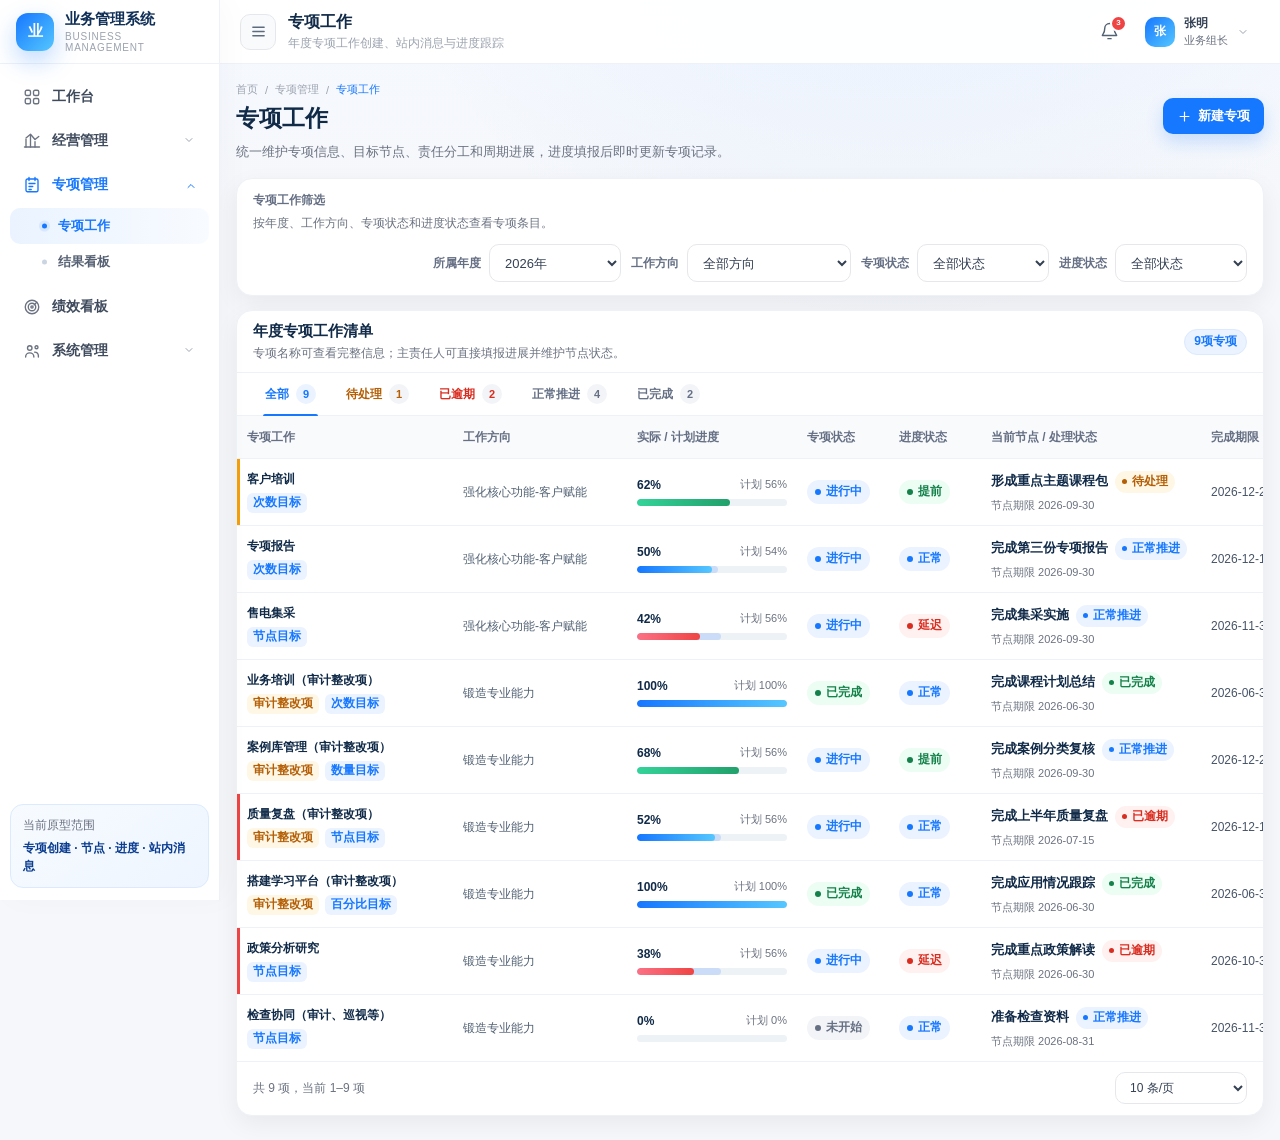
<file: pages/special-list.html>
<!DOCTYPE html>
<html lang="zh-CN">
<head>
  <meta charset="UTF-8" />
  <meta name="viewport" content="width=device-width, initial-scale=1.0" />
  <title>专项工作 - 业务管理系统</title>
  <link rel="stylesheet" href="../assets/css/theme.css" />
  <link rel="stylesheet" href="../assets/css/layout.css" />
  <link rel="stylesheet" href="../assets/css/dashboard-controls.css" />
  <link rel="stylesheet" href="../assets/css/pagination.css" />
  <link rel="stylesheet" href="../assets/css/special-management.css" />
</head>
<body data-page="special-list">
  <div class="app-shell">
    <aside class="app-sidebar">
      <div class="app-brand">
        <div class="brand-mark">业</div>
        <div class="brand-copy">
          <strong>业务管理系统</strong>
          <span>Business Management</span>
        </div>
      </div>
      <nav class="app-menu" id="appMenu" aria-label="主菜单"></nav>
      <div class="sidebar-scope">
        <span>当前原型范围</span>
        <strong>专项创建 · 节点 · 进度 · 站内消息</strong>
      </div>
    </aside>

    <main class="app-main">
      <header class="app-topbar">
        <div class="topbar-left">
          <button type="button" class="icon-only-btn" id="sidebarToggle" aria-label="收起侧边菜单" title="收起或展开侧边菜单">
            <svg viewBox="0 0 24 24" aria-hidden="true"><path d="M4 6h16M4 12h16M4 18h16"/></svg>
          </button>
          <div class="topbar-title">
            <strong>专项工作</strong>
            <span>年度专项工作创建、站内消息与进度跟踪</span>
          </div>
        </div>
        <div class="topbar-actions">
          <button type="button" class="user-trigger" aria-expanded="false">
            <div class="avatar">张</div>
            <div class="user-copy"><strong>张明</strong><span>业务组长</span></div>
            <span class="chevron"><svg viewBox="0 0 24 24" aria-hidden="true"><path d="m6 9 6 6 6-6"/></svg></span>
          </button>
        </div>
      </header>

      <section class="app-content">
        <div class="page-header">
          <div class="page-title">
            <div class="breadcrumb">
              <span>首页</span>
              <span>/</span>
              <span>专项管理</span>
              <span>/</span>
              <span class="current">专项工作</span>
            </div>
            <h1>专项工作</h1>
            <p>统一维护专项信息、目标节点、责任分工和周期进展，进度填报后即时更新专项记录。</p>
          </div>
          <div class="page-actions">
            <button type="button" class="primary-btn" id="specialCreateButton">
              <svg viewBox="0 0 24 24" aria-hidden="true"><path d="M12 5v14M5 12h14"/></svg>
              新建专项
            </button>
          </div>
        </div>

        <section class="panel dashboard-control-panel special-filter-panel" aria-label="专项工作筛选">
          <div class="dashboard-filter-row">
            <div class="dashboard-control-copy">
              <span class="field-label">专项工作筛选</span>
              <p>按年度、工作方向、专项状态和进度状态查看专项条目。</p>
            </div>
            <div class="dashboard-extra-filters special-filter-fields">
              <label class="dashboard-filter-field dashboard-inline-filter special-filter-field">
                <span class="field-label">所属年度</span>
                <select class="form-select" id="specialYearFilter">
                  <option value="2026">2026年</option>
                  <option value="2025">2025年</option>
                </select>
              </label>
              <label class="dashboard-filter-field dashboard-inline-filter special-filter-field special-direction-field">
                <span class="field-label">工作方向</span>
                <select class="form-select" id="specialDirectionFilter">
                  <option value="all">全部方向</option>
                </select>
              </label>
              <label class="dashboard-filter-field dashboard-inline-filter special-filter-field">
                <span class="field-label">专项状态</span>
                <select class="form-select" id="specialStatusFilter">
                  <option value="all">全部状态</option>
                  <option value="not-started">未开始</option>
                  <option value="in-progress">进行中</option>
                  <option value="completed">已完成</option>
                </select>
              </label>
              <label class="dashboard-filter-field dashboard-inline-filter special-filter-field">
                <span class="field-label">进度状态</span>
                <select class="form-select" id="specialHealthFilter">
                  <option value="all">全部状态</option>
                  <option value="ahead">提前</option>
                  <option value="normal">正常</option>
                  <option value="delayed">延迟</option>
                </select>
              </label>
            </div>
          </div>
        </section>

        <section class="panel special-list-panel">
          <div class="panel-head special-list-head">
            <div>
              <h2>年度专项工作清单</h2>
              <p>专项名称可查看完整信息；主责任人可直接填报进展并维护节点状态。</p>
            </div>
            <span class="special-panel-meta" id="specialListCount">0项专项</span>
          </div>
          <div class="special-work-tabs" id="specialWorkTabs" aria-label="按处理状态查看专项"></div>
          <div class="special-table-wrap">
            <table class="special-table">
              <thead>
                <tr>
                  <th>专项工作</th>
                  <th>工作方向</th>
                  <th>实际 / 计划进度</th>
                  <th>专项状态</th>
                  <th>进度状态</th>
                  <th>当前节点 / 处理状态</th>
                  <th>完成期限</th>
                  <th>牵头人</th>
                  <th>主责任人</th>
                  <th>操作</th>
                </tr>
              </thead>
              <tbody id="specialListBody"></tbody>
            </table>
          </div>
          <div class="app-pagination hidden" id="specialListPagination" aria-label="专项工作分页"></div>
        </section>
      </section>
    </main>
  </div>

  <div class="drawer-mask hidden" id="specialDetailMask"></div>
  <aside class="drawer special-detail-drawer hidden" id="specialDetailDrawer" role="dialog" aria-modal="true" aria-labelledby="specialDetailTitle">
    <div class="drawer-head">
      <div>
        <h2 id="specialDetailTitle">专项详情</h2>
        <p id="specialDetailSubtitle"></p>
      </div>
      <button type="button" class="icon-only-btn" id="specialDetailClose" aria-label="关闭专项详情">
        <svg viewBox="0 0 24 24" aria-hidden="true"><path d="M6 6l12 12M18 6 6 18"/></svg>
      </button>
    </div>
    <div class="special-detail-tabs" id="specialDetailTabs" aria-label="切换专项详情内容">
      <button type="button" class="active" data-detail-tab="overview">专项概览</button>
      <button type="button" data-detail-tab="nodes">节点进度</button>
      <button type="button" data-detail-tab="records">进展记录</button>
    </div>
    <div class="drawer-body" id="specialDetailBody"></div>
    <div class="drawer-foot">
      <button type="button" class="ghost-btn" data-close-special-detail>
        <svg viewBox="0 0 24 24" aria-hidden="true"><path d="M6 6l12 12M18 6 6 18"/></svg>
        关闭
      </button>
      <button type="button" class="secondary-btn" id="specialStatusButton">
        <svg viewBox="0 0 24 24" aria-hidden="true"><path d="M4 12a8 8 0 1 0 2.3-5.7L4 8"/><path d="M4 4v4h4M12 8v4l3 2"/></svg>
        调整状态
      </button>
      <button type="button" class="secondary-btn" id="specialEditButton">
        <svg viewBox="0 0 24 24" aria-hidden="true"><path d="m4 20 4.5-1 10-10a2.1 2.1 0 0 0-3-3l-10 10L4 20z"/><path d="m13.5 7.5 3 3"/></svg>
        编辑专项
      </button>
      <button type="button" class="primary-btn" id="specialProgressButton">
        <svg viewBox="0 0 24 24" aria-hidden="true"><path d="M5 20V10M11 20V4M17 20v-7M22 20H2"/></svg>
        填报进度
      </button>
    </div>
  </aside>

  <div class="drawer-mask hidden" id="specialEditMask"></div>
  <aside class="drawer special-edit-drawer hidden" id="specialEditDrawer" role="dialog" aria-modal="true" aria-labelledby="specialEditTitle">
    <div class="drawer-head">
      <div>
        <h2 id="specialEditTitle">新建专项</h2>
        <p>维护专项基本信息、目标节点、提醒时间与责任分工。</p>
      </div>
      <button type="button" class="icon-only-btn" id="specialEditClose" aria-label="关闭专项编辑">
        <svg viewBox="0 0 24 24" aria-hidden="true"><path d="M6 6l12 12M18 6 6 18"/></svg>
      </button>
    </div>
    <form class="special-edit-form" id="specialEditForm">
      <div class="drawer-body">
        <section class="special-form-section">
          <div class="special-section-head">
            <span>1</span>
            <div><h3>基本信息</h3><p>确定专项所属年度、工作方向和主要工作内容。</p></div>
          </div>
          <div class="form-grid">
            <label class="field">
              <span>所属年度<span class="required-mark">*</span></span>
              <select id="specialFormYear" required>
                <option value="2026">2026年</option>
                <option value="2025">2025年</option>
              </select>
            </label>
            <label class="field">
              <span>工作方向<span class="required-mark">*</span></span>
              <select id="specialFormDirection" required></select>
            </label>
            <label class="field full">
              <span>价值说明<span class="required-mark">*</span></span>
              <textarea id="specialFormValue" rows="3" required placeholder="请输入专项工作价值"></textarea>
            </label>
            <label class="field full">
              <span>专项工作名称<span class="required-mark">*</span></span>
              <input type="text" id="specialFormName" required placeholder="请输入专项工作名称" />
            </label>
            <label class="field full">
              <span>主要工作内容<span class="required-mark">*</span></span>
              <textarea id="specialFormContent" rows="4" required placeholder="请输入专项主要工作内容"></textarea>
            </label>
            <label class="field">
              <span>起始时间<span class="required-mark">*</span></span>
              <input type="date" id="specialFormStart" required />
            </label>
            <label class="field">
              <span>最终完成期限<span class="required-mark">*</span></span>
              <input type="date" id="specialFormDeadline" required />
            </label>
          </div>
        </section>

        <section class="special-form-section">
          <div class="special-section-head">
            <span>2</span>
            <div><h3>目标与成效</h3><p>记录目标说明及次数、数量、百分比或节点型目标。</p></div>
          </div>
          <div class="form-grid">
            <label class="field full">
              <span>目标/成效说明<span class="required-mark">*</span></span>
              <textarea id="specialFormTargetDescription" rows="3" required placeholder="请输入专项目标或预期成效"></textarea>
            </label>
            <label class="field">
              <span>目标类型<span class="required-mark">*</span></span>
              <select id="specialFormTargetType" required>
                <option value="次数">次数</option>
                <option value="数量">数量</option>
                <option value="百分比">百分比</option>
                <option value="节点">节点</option>
              </select>
            </label>
            <label class="field">
              <span>目标值<span class="required-mark">*</span></span>
              <input type="number" id="specialFormTargetValue" min="0" step="0.1" required />
            </label>
            <label class="field full">
              <span>单位<span class="required-mark">*</span></span>
              <input type="text" id="specialFormTargetUnit" required placeholder="如：场、份、个、%" />
            </label>
          </div>
        </section>

        <section class="special-form-section">
          <div class="special-section-head special-node-section-head">
            <div class="special-section-title">
              <span>3</span>
              <div><h3>工作节点与提醒</h3><p>完成期限生成默认提醒，也可逐节点调整提醒时间。</p></div>
            </div>
            <button type="button" class="secondary-btn special-add-node" id="specialAddNodeButton">
              <svg viewBox="0 0 24 24" aria-hidden="true"><path d="M12 5v14M5 12h14"/></svg>
              添加节点
            </button>
          </div>
          <div class="special-node-editor" id="specialNodeEditor"></div>
        </section>

        <section class="special-form-section">
          <div class="special-section-head">
            <span>4</span>
            <div><h3>责任分工</h3><p>主责任人负责定期填报进展，辅责任人协同推进节点工作。</p></div>
          </div>
          <div class="form-grid">
            <label class="field">
              <span>牵头人<span class="required-mark">*</span></span>
              <select id="specialFormLeader" required></select>
            </label>
            <label class="field">
              <span>主责任人<span class="required-mark">*</span></span>
              <select id="specialFormOwner" required></select>
            </label>
            <div class="field full">
              <span>辅责任人/协同人</span>
              <div class="special-assistant-options" id="specialAssistantOptions"></div>
            </div>
          </div>
        </section>
      </div>
      <div class="drawer-foot">
        <button type="button" class="ghost-btn" data-close-special-edit>
          <svg viewBox="0 0 24 24" aria-hidden="true"><path d="M6 6l12 12M18 6 6 18"/></svg>
          取消
        </button>
        <button type="submit" class="primary-btn">
          <svg viewBox="0 0 24 24" aria-hidden="true"><path d="M5 4h12l2 2v14H5z"/><path d="M8 4v6h8V4M8 20v-6h8v6"/></svg>
          保存专项
        </button>
      </div>
    </form>
  </aside>

  <div class="modal-mask hidden" id="specialProgressMask"></div>
  <section class="modal special-progress-modal hidden" id="specialProgressModal" role="dialog" aria-modal="true" aria-labelledby="specialProgressTitle">
    <div class="modal-head">
      <div><h3 id="specialProgressTitle">填报进度</h3><p id="specialProgressSubtitle"></p></div>
      <button type="button" class="modal-close" id="specialProgressClose" aria-label="关闭进度填报">
        <svg viewBox="0 0 24 24" aria-hidden="true"><path d="M6 6l12 12M18 6 6 18"/></svg>
      </button>
    </div>
    <form id="specialProgressForm">
      <div class="modal-body">
        <div class="form-grid">
          <label class="field">
            <span>填报周期<span class="required-mark">*</span></span>
            <input type="month" id="specialProgressPeriod" required />
          </label>
          <label class="field">
            <span>关联节点<span class="required-mark">*</span></span>
            <select id="specialProgressNode" required></select>
          </label>
          <label class="field">
            <span>节点状态<span class="required-mark">*</span></span>
            <select id="specialProgressNodeStatus" required>
              <option value="ongoing">进行中</option>
              <option value="completed">已完成</option>
            </select>
          </label>
          <label class="field">
            <span>当前完成进度<span class="required-mark">*</span></span>
            <input type="number" id="specialProgressValue" min="0" max="100" step="1" required />
          </label>
          <label class="field full">
            <span>本期完成情况<span class="required-mark">*</span></span>
            <textarea id="specialProgressCurrent" rows="4" required placeholder="请输入本期已完成工作和指标情况"></textarea>
          </label>
          <label class="field full">
            <span>下周期开展计划<span class="required-mark">*</span></span>
            <textarea id="specialProgressNext" rows="3" required placeholder="请输入下周期计划"></textarea>
          </label>
          <div class="field full">
            <span>相关附件</span>
            <div class="special-upload-control" id="specialUploadControl">
              <input
                type="file"
                class="special-upload-input"
                id="specialProgressAttachment"
                accept=".pdf,.doc,.docx,.xls,.xlsx,.ppt,.pptx,.zip,.png,.jpg,.jpeg"
              />
              <button type="button" class="special-upload-button" id="specialProgressAttachmentTrigger">
                <svg viewBox="0 0 24 24" aria-hidden="true"><path d="m9 13 6-6a3 3 0 1 1 4 4l-8 8a5 5 0 0 1-7-7l8-8"/></svg>
                选择附件
              </button>
              <div class="special-upload-copy">
                <strong id="specialProgressAttachmentName">未选择文件</strong>
                <span>支持 PDF、Office、图片或 ZIP 文件，单次上传1个附件</span>
              </div>
            </div>
          </div>
        </div>
        <div class="special-submit-tip">
          保存后立即形成进展记录，并同步更新专项进度和关联节点状态。
        </div>
      </div>
      <div class="modal-foot">
        <button type="button" class="ghost-btn" data-close-progress>
          <svg viewBox="0 0 24 24" aria-hidden="true"><path d="M6 6l12 12M18 6 6 18"/></svg>
          取消
        </button>
        <button type="submit" class="primary-btn">
          <svg viewBox="0 0 24 24" aria-hidden="true"><path d="M5 4h12l2 2v14H5z"/><path d="M8 4v6h8V4M8 20v-6h8v6"/></svg>
          保存进度
        </button>
      </div>
    </form>
  </section>

  <div class="modal-mask hidden" id="specialStatusMask"></div>
  <section class="modal small hidden" id="specialStatusModal" role="dialog" aria-modal="true" aria-labelledby="specialStatusTitle">
    <div class="modal-head">
      <div><h3 id="specialStatusTitle">调整专项状态</h3><p>选择新的专项状态，保存后立即生效。</p></div>
      <button type="button" class="modal-close" id="specialStatusClose" aria-label="关闭状态调整">
        <svg viewBox="0 0 24 24" aria-hidden="true"><path d="M6 6l12 12M18 6 6 18"/></svg>
      </button>
    </div>
    <form id="specialStatusForm">
      <div class="modal-body">
        <div class="form-grid one-column">
          <label class="field">
            <span>调整为<span class="required-mark">*</span></span>
            <select id="specialStatusTarget" required>
              <option value="not-started">未开始</option>
              <option value="in-progress">进行中</option>
              <option value="completed">已完成</option>
            </select>
          </label>
        </div>
      </div>
      <div class="modal-foot">
        <button type="button" class="ghost-btn" data-close-status>
          <svg viewBox="0 0 24 24" aria-hidden="true"><path d="M6 6l12 12M18 6 6 18"/></svg>
          取消
        </button>
        <button type="submit" class="primary-btn">
          <svg viewBox="0 0 24 24" aria-hidden="true"><path d="M5 4h12l2 2v14H5z"/><path d="M8 4v6h8V4M8 20v-6h8v6"/></svg>
          保存调整
        </button>
      </div>
    </form>
  </section>

  <script src="../assets/js/navigation.js"></script>
  <script src="../assets/js/common.js"></script>
  <script src="../assets/js/pagination.js"></script>
  <script src="../assets/js/special-management.js"></script>
</body>
</html>
</file>
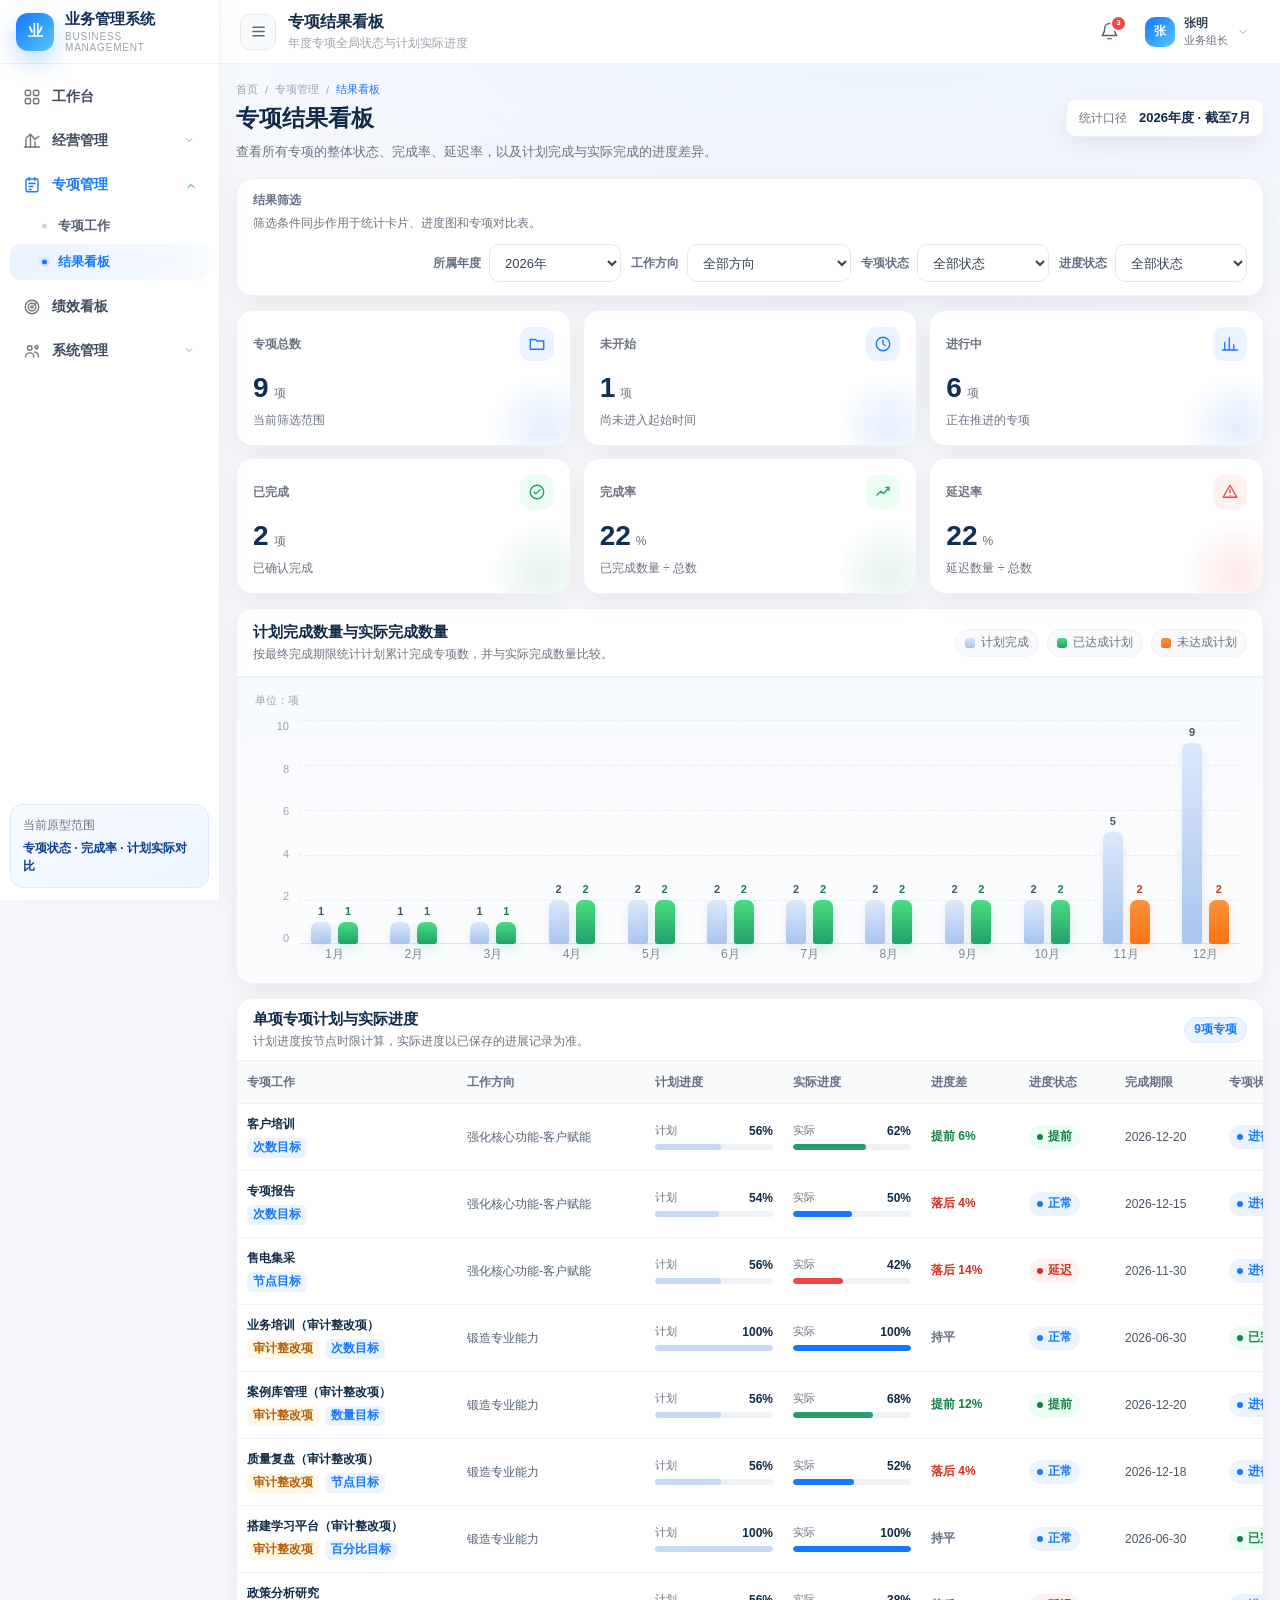
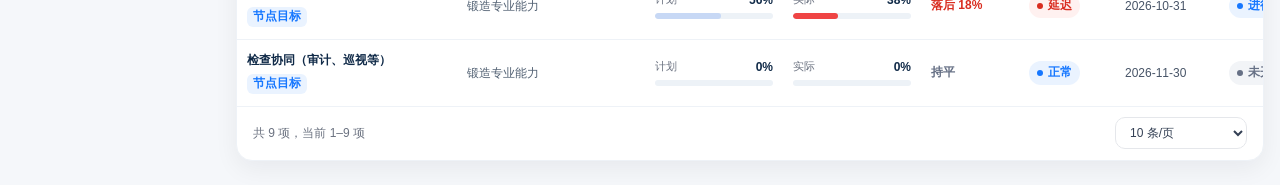
<file: pages/special-results.html>
<!DOCTYPE html>
<html lang="zh-CN">
<head>
  <meta charset="UTF-8" />
  <meta name="viewport" content="width=device-width, initial-scale=1.0" />
  <title>专项结果看板 - 业务管理系统</title>
  <link rel="stylesheet" href="../assets/css/theme.css" />
  <link rel="stylesheet" href="../assets/css/layout.css" />
  <link rel="stylesheet" href="../assets/css/dashboard-controls.css" />
  <link rel="stylesheet" href="../assets/css/pagination.css" />
  <link rel="stylesheet" href="../assets/css/special-management.css" />
</head>
<body data-page="special-results">
  <div class="app-shell">
    <aside class="app-sidebar">
      <div class="app-brand">
        <div class="brand-mark">业</div>
        <div class="brand-copy">
          <strong>业务管理系统</strong>
          <span>Business Management</span>
        </div>
      </div>
      <nav class="app-menu" id="appMenu" aria-label="主菜单"></nav>
      <div class="sidebar-scope">
        <span>当前原型范围</span>
        <strong>专项状态 · 完成率 · 计划实际对比</strong>
      </div>
    </aside>

    <main class="app-main">
      <header class="app-topbar">
        <div class="topbar-left">
          <button type="button" class="icon-only-btn" id="sidebarToggle" aria-label="收起侧边菜单" title="收起或展开侧边菜单">
            <svg viewBox="0 0 24 24" aria-hidden="true"><path d="M4 6h16M4 12h16M4 18h16"/></svg>
          </button>
          <div class="topbar-title">
            <strong>专项结果看板</strong>
            <span>年度专项全局状态与计划实际进度</span>
          </div>
        </div>
        <div class="topbar-actions">
          <button type="button" class="user-trigger" aria-expanded="false">
            <div class="avatar">张</div>
            <div class="user-copy"><strong>张明</strong><span>业务组长</span></div>
            <span class="chevron"><svg viewBox="0 0 24 24" aria-hidden="true"><path d="m6 9 6 6 6-6"/></svg></span>
          </button>
        </div>
      </header>

      <section class="app-content">
        <div class="page-header">
          <div class="page-title">
            <div class="breadcrumb">
              <span>首页</span>
              <span>/</span>
              <span>专项管理</span>
              <span>/</span>
              <span class="current">结果看板</span>
            </div>
            <h1>专项结果看板</h1>
            <p>查看所有专项的整体状态、完成率、延迟率，以及计划完成与实际完成的进度差异。</p>
          </div>
          <div class="special-data-badge">
            <span>统计口径</span>
            <strong id="specialResultPeriod">2026年度 · 截至7月</strong>
          </div>
        </div>

        <section class="panel dashboard-control-panel special-filter-panel special-result-filter-panel" aria-label="专项结果筛选">
          <div class="dashboard-filter-row">
            <div class="dashboard-control-copy">
              <span class="field-label">结果筛选</span>
              <p>筛选条件同步作用于统计卡片、进度图和专项对比表。</p>
            </div>
            <div class="dashboard-extra-filters special-filter-fields">
              <label class="dashboard-filter-field dashboard-inline-filter special-filter-field">
                <span class="field-label">所属年度</span>
                <select class="form-select" id="specialYearFilter">
                  <option value="2026">2026年</option>
                  <option value="2025">2025年</option>
                </select>
              </label>
              <label class="dashboard-filter-field dashboard-inline-filter special-filter-field special-direction-field">
                <span class="field-label">工作方向</span>
                <select class="form-select" id="specialDirectionFilter">
                  <option value="all">全部方向</option>
                </select>
              </label>
              <label class="dashboard-filter-field dashboard-inline-filter special-filter-field">
                <span class="field-label">专项状态</span>
                <select class="form-select" id="specialStatusFilter">
                  <option value="all">全部状态</option>
                  <option value="not-started">未开始</option>
                  <option value="in-progress">进行中</option>
                  <option value="completed">已完成</option>
                </select>
              </label>
              <label class="dashboard-filter-field dashboard-inline-filter special-filter-field">
                <span class="field-label">进度状态</span>
                <select class="form-select" id="specialHealthFilter">
                  <option value="all">全部状态</option>
                  <option value="ahead">提前</option>
                  <option value="normal">正常</option>
                  <option value="delayed">延迟</option>
                </select>
              </label>
            </div>
          </div>
        </section>

        <section class="special-result-summary" id="specialResultSummary" aria-label="专项结果概览"></section>

        <section class="panel special-completion-panel">
          <div class="panel-head special-chart-head">
            <div>
              <h2>计划完成数量与实际完成数量</h2>
              <p>按最终完成期限统计计划累计完成专项数，并与实际完成数量比较。</p>
            </div>
            <div class="special-chart-legend">
              <span><i class="planned"></i>计划完成</span>
              <span><i class="completed"></i>已达成计划</span>
              <span><i class="incomplete"></i>未达成计划</span>
            </div>
          </div>
          <div class="special-completion-chart" id="specialCompletionChart" role="img"></div>
        </section>

        <section class="panel special-comparison-panel">
          <div class="panel-head special-list-head">
            <div>
              <h2>单项专项计划与实际进度</h2>
              <p>计划进度按节点时限计算，实际进度以已保存的进展记录为准。</p>
            </div>
            <span class="special-panel-meta" id="specialResultCount">0项专项</span>
          </div>
          <div class="special-table-wrap">
            <table class="special-table special-result-table">
              <thead>
                <tr>
                  <th>专项工作</th>
                  <th>工作方向</th>
                  <th>计划进度</th>
                  <th>实际进度</th>
                  <th>进度差</th>
                  <th>进度状态</th>
                  <th>完成期限</th>
                  <th>专项状态</th>
                  <th>操作</th>
                </tr>
              </thead>
              <tbody id="specialResultTableBody"></tbody>
            </table>
          </div>
          <div class="app-pagination hidden" id="specialResultPagination" aria-label="专项结果分页"></div>
        </section>
      </section>
    </main>
  </div>

  <div class="drawer-mask hidden" id="specialDetailMask"></div>
  <aside class="drawer special-detail-drawer hidden" id="specialDetailDrawer" role="dialog" aria-modal="true" aria-labelledby="specialDetailTitle">
    <div class="drawer-head">
      <div>
        <h2 id="specialDetailTitle">专项详情</h2>
        <p id="specialDetailSubtitle"></p>
      </div>
      <button type="button" class="icon-only-btn" id="specialDetailClose" aria-label="关闭专项详情">
        <svg viewBox="0 0 24 24" aria-hidden="true"><path d="M6 6l12 12M18 6 6 18"/></svg>
      </button>
    </div>
    <div class="special-detail-tabs" id="specialDetailTabs" aria-label="切换专项详情内容">
      <button type="button" class="active" data-detail-tab="overview">专项概览</button>
      <button type="button" data-detail-tab="nodes">节点进度</button>
      <button type="button" data-detail-tab="records">进展记录</button>
    </div>
    <div class="drawer-body" id="specialDetailBody"></div>
    <div class="drawer-foot">
      <button type="button" class="ghost-btn" data-close-special-detail>
        <svg viewBox="0 0 24 24" aria-hidden="true"><path d="M6 6l12 12M18 6 6 18"/></svg>
        关闭
      </button>
    </div>
  </aside>

  <script src="../assets/js/navigation.js"></script>
  <script src="../assets/js/common.js"></script>
  <script src="../assets/js/pagination.js"></script>
  <script src="../assets/js/special-management.js"></script>
</body>
</html>
</file>
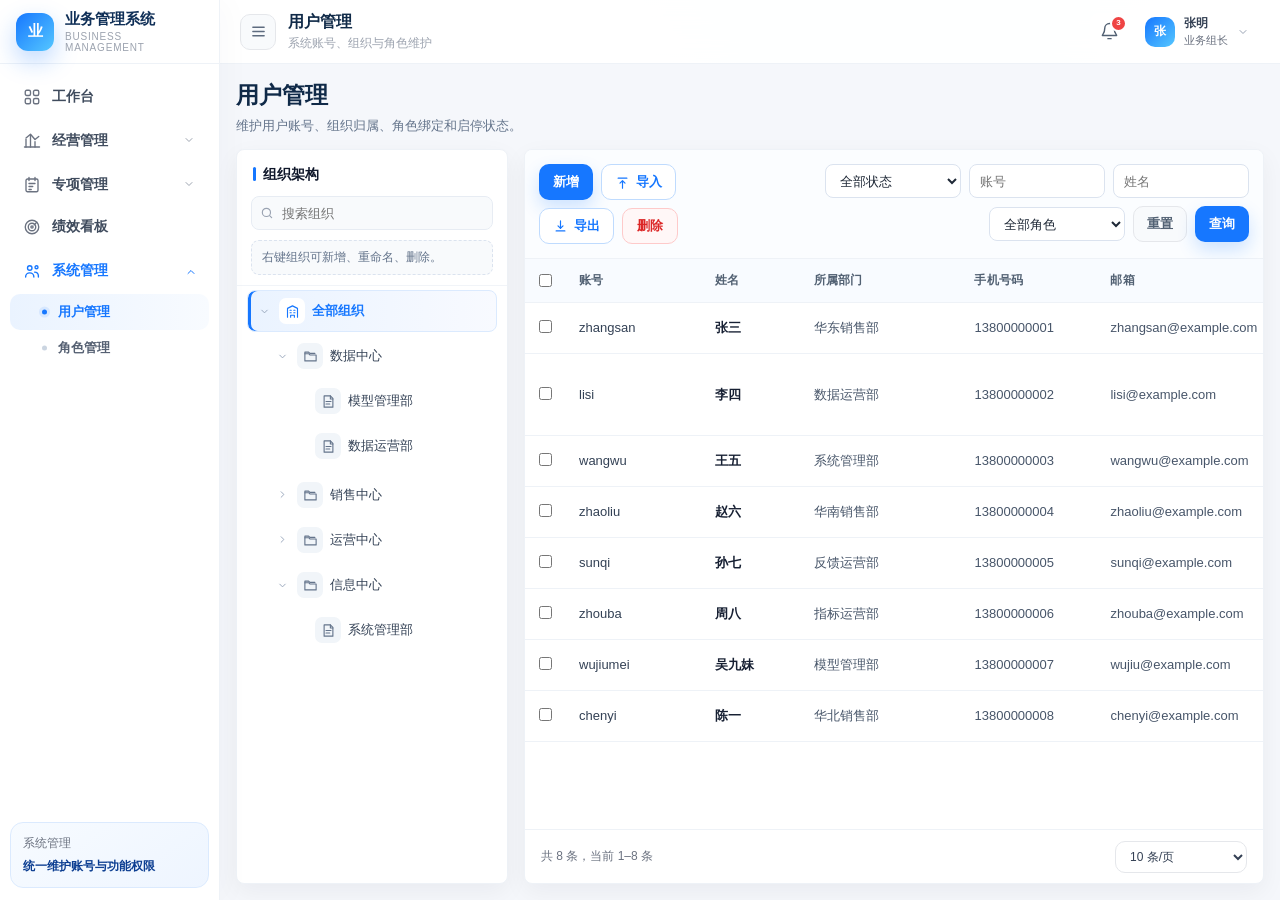
<file: pages/users.html>
<!DOCTYPE html>
<html lang="zh-CN">
<head>
  <meta charset="UTF-8" />
  <meta name="viewport" content="width=device-width, initial-scale=1.0" />
  <title>用户管理 - 业务管理系统</title>
  <link rel="stylesheet" href="../assets/css/theme.css" />
  <link rel="stylesheet" href="../assets/css/layout.css" />
  <link rel="stylesheet" href="../assets/css/pagination.css" />
  <link rel="stylesheet" href="../assets/css/users.css" />
</head>
<body data-page="users">
  <div class="app-shell">
    <aside class="app-sidebar">
      <div class="app-brand">
        <div class="brand-mark">业</div>
        <div class="brand-copy"><strong>业务管理系统</strong><span>Business Management</span></div>
      </div>
      <nav class="app-menu" id="appMenu" aria-label="主菜单"></nav>
      <div class="sidebar-scope"><span>系统管理</span><strong>统一维护账号与功能权限</strong></div>
    </aside>

    <main class="app-main">
      <header class="app-topbar">
        <div class="topbar-left">
          <button type="button" class="icon-only-btn" id="sidebarToggle" aria-label="收起侧边菜单" title="收起或展开侧边菜单">
            <svg viewBox="0 0 24 24" aria-hidden="true"><path d="M4 6h16M4 12h16M4 18h16"/></svg>
          </button>
          <div class="topbar-title"><strong>用户管理</strong><span>系统账号、组织与角色维护</span></div>
        </div>
        <div class="topbar-actions">
          <button type="button" class="user-trigger" aria-expanded="false">
            <div class="avatar">张</div>
            <div class="user-copy"><strong>张明</strong><span>业务组长</span></div>
            <span class="chevron"><svg viewBox="0 0 24 24" aria-hidden="true"><path d="m6 9 6 6 6-6"/></svg></span>
          </button>
        </div>
      </header>

      <section class="app-content um-page">
        <div class="um-head">
          <h1>用户管理</h1>
          <p>维护用户账号、组织归属、角色绑定和启停状态。</p>
        </div>

        <div class="um-layout">
          <aside class="um-sidebar">
            <div class="um-side-head">
              <h3>组织架构</h3>
            </div>
            <div class="um-side-search">
              <svg viewBox="0 0 24 24" aria-hidden="true"><circle cx="11" cy="11" r="7"/><path d="M20 20l-3.5-3.5"/></svg>
              <input id="umOrgSearch" type="text" placeholder="搜索组织" />
            </div>
            <div class="um-side-tip">右键组织可新增、重命名、删除。</div>
            <div class="um-tree" id="umOrgTree"></div>
          </aside>

          <section class="um-main">
            <div class="um-card">
              <div class="um-toolbar">
                <div class="um-actions">
                  <button type="button" class="primary-btn" data-act="create">新增</button>
                  <button type="button" class="secondary-btn" data-act="import">
                    <svg viewBox="0 0 24 24" aria-hidden="true"><path d="M12 21V9m0 0-4 4m4-4 4 4"/><path d="M5 5h14"/></svg>
                    <span>导入</span>
                  </button>
                  <button type="button" class="secondary-btn" data-act="export">
                    <svg viewBox="0 0 24 24" aria-hidden="true"><path d="M12 3v12m0 0 4-4m-4 4-4-4"/><path d="M5 19h14"/></svg>
                    <span data-export-label>导出</span>
                  </button>
                  <button type="button" class="danger-btn subtle" data-act="batch-delete">删除</button>
                </div>
                <div class="um-filter">
                  <select id="umStatusFilter">
                    <option value="">全部状态</option>
                    <option value="normal">正常</option>
                    <option value="disabled">已禁用</option>
                  </select>
                  <input id="umAccountFilter" type="text" placeholder="账号" />
                  <input id="umNameFilter" type="text" placeholder="姓名" />
                  <select id="umRoleFilter">
                    <option value="">全部角色</option>
                    <option value="项目经理">项目经理</option>
                    <option value="业务组长">业务组长</option>
                    <option value="质量审核">质量审核</option>
                    <option value="部门负责人">部门负责人</option>
                    <option value="系统管理员">系统管理员</option>
                  </select>
                  <button type="button" class="ghost-btn" data-act="reset-filter">重置</button>
                  <button type="button" class="primary-btn" data-act="search">查询</button>
                </div>
              </div>

              <div class="um-table-wrap">
                <table class="um-table">
                  <thead>
                    <tr>
                      <th style="width:44px;"><input id="umCheckAll" type="checkbox" /></th>
                      <th style="width:11%;">账号</th>
                      <th style="width:8%;">姓名</th>
                      <th style="width:13%;">所属部门</th>
                      <th style="width:11%;">手机号码</th>
                      <th style="width:17%;">邮箱</th>
                      <th style="width:8%;">状态</th>
                      <th style="width:10%;">角色</th>
                      <th style="width:22%;">操作</th>
                    </tr>
                  </thead>
                  <tbody id="umTbody"></tbody>
                </table>
              </div>
              <div class="app-pagination hidden" id="umPager" aria-label="用户列表分页"></div>
            </div>
          </section>
        </div>
      </section>
    </main>
  </div>

  <div class="um-drawer-mask hidden" id="umDrawerMask"></div>
  <aside class="um-drawer hidden" id="umDrawer" role="dialog" aria-modal="true" aria-labelledby="umDrawerTitle" aria-hidden="true">
    <header class="um-drawer-head">
      <div>
        <h3 id="umDrawerTitle">用户详情</h3>
        <p id="umDrawerSubtitle">查看与维护用户信息</p>
      </div>
      <button type="button" class="um-drawer-close" data-act="close-drawer" aria-label="关闭">
        <svg viewBox="0 0 24 24" aria-hidden="true"><path d="m6 6 12 12M18 6 6 18"/></svg>
      </button>
    </header>
    <div class="um-drawer-body" id="umDrawerBody"></div>
    <footer class="um-drawer-foot" id="umDrawerFoot"></footer>
  </aside>

  <div class="um-ctxmenu hidden" id="umOrgCtxMenu">
    <button type="button" class="um-ctx-item" data-act="org-new">
      <svg viewBox="0 0 24 24" aria-hidden="true"><path d="M12 5v14"/><path d="M5 12h14"/></svg>
      新增子组织
    </button>
    <button type="button" class="um-ctx-item" data-act="org-rename">
      <svg viewBox="0 0 24 24" aria-hidden="true"><path d="M12 20h9"/><path d="M16.5 3.5a2.1 2.1 0 0 1 3 3L7 19l-4 1 1-4 12.5-12.5z"/></svg>
      重命名
    </button>
    <div class="um-ctx-sep"></div>
    <button type="button" class="um-ctx-item is-danger" data-act="org-delete">
      <svg viewBox="0 0 24 24" aria-hidden="true"><path d="M3 6h18"/><path d="M19 6l-1 14a2 2 0 0 1-2 2H8a2 2 0 0 1-2-2L5 6"/><path d="M10 11v6"/><path d="M14 11v6"/><path d="M9 6V4a2 2 0 0 1 2-2h2a2 2 0 0 1 2 2v2"/></svg>
      删除组织
    </button>
  </div>

  <div class="modal small hidden" id="umConfirmModal" role="dialog" aria-modal="true" aria-labelledby="umConfirmTitle">
    <div class="modal-content">
      <div class="modal-head">
        <h3 id="umConfirmTitle">操作确认</h3>
        <button class="modal-close" type="button" id="umConfirmClose">×</button>
      </div>
      <div class="modal-body">
        <p id="umConfirmText">确定执行该操作吗？</p>
      </div>
      <div class="modal-foot">
        <button class="secondary-btn" type="button" id="umConfirmCancel">取消</button>
        <button class="primary-btn" type="button" id="umConfirmOk">确定</button>
      </div>
    </div>
  </div>

  <div class="modal-mask hidden" id="umImportMask"></div>
  <div class="modal um-import-modal hidden" id="umImportModal" role="dialog" aria-modal="true" aria-labelledby="umImportTitle">
    <div class="modal-head">
      <div>
        <h3 id="umImportTitle">导入用户</h3>
        <p>按模板整理用户信息，上传后完成数据校验，再确认写入当前用户列表。</p>
      </div>
      <button class="modal-close" type="button" data-act="close-import" aria-label="关闭导入弹窗">
        <svg viewBox="0 0 24 24" aria-hidden="true"><path d="m6 6 12 12M18 6 6 18"/></svg>
      </button>
    </div>
    <div class="modal-body um-import-body">
      <div class="um-import-setup" id="umImportSetup">
        <div class="um-import-actions">
          <div class="um-import-step-copy">
            <span class="um-import-step-index">1</span>
            <div>
              <strong>下载并填写导入模板</strong>
              <p>导入、导出文件使用相同字段和顺序，导出的用户清单可继续用于导入。</p>
            </div>
          </div>
          <button type="button" class="secondary-btn" data-act="download-import-template">
            <svg viewBox="0 0 24 24" aria-hidden="true"><path d="M12 3v12m0 0 4-4m-4 4-4-4"/><path d="M5 19h14"/></svg>
            <span>下载导入模板</span>
          </button>
        </div>

        <div class="um-import-upload-panel">
          <div class="um-import-upload-head">
            <div class="um-import-step-copy">
              <span class="um-import-step-index">2</span>
              <div>
                <strong>上传填写后的模板</strong>
                <p>系统会先解析并展示校验汇总，不会直接写入用户列表。</p>
              </div>
            </div>
            <button type="button" class="primary-btn" data-act="select-import-file">
              <svg viewBox="0 0 24 24" aria-hidden="true"><path d="M12 21V9m0 0-4 4m4-4 4 4"/><path d="M5 5h14"/></svg>
              <span>选择 Excel 文件</span>
            </button>
          </div>

          <div class="um-import-dropzone" id="umImportDropzone" tabindex="0" role="button" aria-label="选择或拖入用户导入文件">
            <span class="um-import-drop-icon">
              <svg viewBox="0 0 24 24" aria-hidden="true"><path d="M12 16V4m0 0-4 4m4-4 4 4"/><path d="M5 13v6h14v-6"/></svg>
            </span>
            <strong>将 Excel 文件拖放到此处</strong>
            <span>也可以点击此区域选择文件，文件仅在浏览器本地解析。</span>
            <div class="um-import-file-rules" aria-label="文件要求">
              <span>仅支持 .xlsx</span>
              <span>文件不超过 10 MB</span>
            </div>
          </div>

          <div class="um-import-duplicate-policy">
            <div class="um-import-policy-copy">
              <strong>重复账号处理</strong>
              <span>以账号匹配当前用户；同一文件内的重复账号仍按异常处理。</span>
            </div>
            <div class="um-import-policy-options" role="radiogroup" aria-label="重复账号处理方式">
              <label>
                <input type="radio" name="umImportDuplicateMode" value="skip" checked />
                <span>重复跳过</span>
              </label>
              <label>
                <input type="radio" name="umImportDuplicateMode" value="overwrite" />
                <span>重复覆盖</span>
              </label>
            </div>
          </div>
        </div>
        <input class="hidden" id="umImportFile" type="file" accept=".xlsx,application/vnd.openxmlformats-officedocument.spreadsheetml.sheet" />
      </div>

      <div class="um-import-error hidden" id="umImportError"></div>
      <div class="um-import-summary hidden" id="umImportSummary">
        <div><span>文件名称</span><strong id="umImportFileName">-</strong></div>
        <div><span>解析总数</span><strong id="umImportTotal">0</strong></div>
        <div class="is-valid"><span>新增用户</span><strong id="umImportNew">0</strong></div>
        <div class="is-duplicate"><span id="umImportDuplicateLabel">重复跳过</span><strong id="umImportDuplicate">0</strong></div>
        <div class="is-error"><span>异常数据</span><strong id="umImportInvalid">0</strong></div>
      </div>

      <div class="um-import-complete hidden" id="umImportComplete">
        <span class="um-import-complete-icon">✓</span>
        <div><strong id="umImportCompleteTitle">导入完成</strong><p id="umImportCompleteText"></p></div>
      </div>
    </div>
    <div class="modal-foot">
      <p class="um-import-footnote">
        <svg viewBox="0 0 24 24" aria-hidden="true"><circle cx="12" cy="12" r="9"/><path d="M12 10v6M12 7h.01"/></svg>
        <span id="umImportFootnoteText">选择文件后，将展示校验汇总</span>
      </p>
      <div class="um-import-foot-actions">
        <button class="secondary-btn" type="button" id="umImportCancel" data-act="close-import">
          <svg viewBox="0 0 24 24" aria-hidden="true"><path d="m6 6 12 12M18 6 6 18"/></svg>
          <span id="umImportCancelLabel">取消</span>
        </button>
        <button class="primary-btn" type="button" id="umImportConfirm" data-act="confirm-import" disabled>
          <svg viewBox="0 0 24 24" aria-hidden="true"><path d="m5 12 4 4L19 6"/></svg>
          <span>确认导入</span>
        </button>
      </div>
    </div>
  </div>

  <script src="../assets/js/navigation.js"></script>
  <script src="../assets/js/common.js"></script>
  <script src="../assets/js/pagination.js"></script>
  <script src="../assets/vendor/exceljs.min.js"></script>
  <script src="../assets/js/excel-export.js"></script>
  <script src="../assets/js/users.js"></script>
</body>
</html>
</file>
<file: assets/css/theme.css>
:root {
  --primary: #1677ff;
  --primary-dark: #0b3d91;
  --primary-soft: #eaf3ff;
  --primary-bg: #f3f8ff;
  --primary-rgb: 22, 119, 255;
  --primary-accent: #55c7ff;
  --primary-accent-strong: #4f9cff;
  --primary-border: #bfdbfe;
  --primary-border-soft: #dbeafe;
  --primary-hover-bg: #f4f8ff;
  --primary-panel-bg: #f8fbff;
  --focus-border: #93c5fd;
  --focus-ring: rgba(var(--primary-rgb), 0.14);
  --heading: #102a48;
  --heading-strong: #0f2f57;
  --bg: #f5f7fa;
  --card: #ffffff;
  --text: #1f2937;
  --muted: #6b7280;
  --weak: #9ca3af;
  --border: #e5e7eb;
  --line: #eef2f7;
  --green: #22a06b;
  --green-soft: #ecfdf3;
  --orange: #f59e0b;
  --orange-soft: #fff7e6;
  --red: #ef4444;
  --red-soft: #fff1f0;
  --cyan: #06b6d4;
  --purple: #7c3aed;
  --shadow: 0 18px 45px rgba(20, 80, 180, 0.10);
  --soft-shadow: 0 8px 24px rgba(17, 24, 39, 0.06);
  --primary-shadow: rgba(var(--primary-rgb), 0.20);
  --primary-shadow-strong: rgba(var(--primary-rgb), 0.28);
  --font-size-caption: 11px;
  --font-size-secondary: 12px;
  --font-size-body: 13px;
  --font-size-control: 13px;
  --font-size-section: 14px;
  --font-size-panel-title: 15px;
  --font-size-page-title: 23px;
  --font-size-dialog-title: 18px;
  --sidebar-width: 236px;
  --sidebar-collapsed-width: 76px;
  --topbar-height: 64px;
  --radius-card: 16px;
  --radius-control: 10px;
}

* {
  box-sizing: border-box;
}

html,
body {
  width: 100%;
  min-width: 1180px;
  min-height: 100%;
}

body {
  margin: 0;
  color: var(--text);
  background: var(--bg);
  font-family: -apple-system, BlinkMacSystemFont, "Segoe UI", "PingFang SC",
    "Microsoft YaHei", Arial, sans-serif;
  font-size: var(--font-size-body);
}

button,
input,
textarea,
select {
  font: inherit;
}

button {
  cursor: pointer;
}

button:disabled {
  cursor: not-allowed;
  opacity: 0.56;
  box-shadow: none;
}

a {
  color: inherit;
  text-decoration: none;
}

svg {
  display: block;
}

.hidden {
  display: none !important;
}

.sr-only {
  position: absolute;
  width: 1px;
  height: 1px;
  padding: 0;
  margin: -1px;
  overflow: hidden;
  clip: rect(0, 0, 0, 0);
  white-space: nowrap;
  border: 0;
}
</file>
<file: assets/css/layout.css>
.app-shell {
  min-height: 100vh;
  display: grid;
  grid-template-columns: var(--sidebar-width) minmax(0, 1fr);
  background:
    radial-gradient(circle at 70% -20%, rgba(var(--primary-rgb), 0.08), transparent 34%),
    linear-gradient(180deg, #f6f9ff 0%, var(--bg) 220px);
  transition: grid-template-columns 0.22s ease;
}

.app-shell.sidebar-collapsed {
  grid-template-columns: var(--sidebar-collapsed-width) minmax(0, 1fr);
}

.app-sidebar {
  position: sticky;
  top: 0;
  z-index: 30;
  height: 100vh;
  display: flex;
  flex-direction: column;
  overflow: hidden;
  background: rgba(255, 255, 255, 0.98);
  border-right: 1px solid var(--line);
  box-shadow: 8px 0 28px rgba(15, 47, 87, 0.025);
}

.app-brand {
  height: var(--topbar-height);
  flex: 0 0 auto;
  display: flex;
  align-items: center;
  gap: 11px;
  padding: 0 16px;
  border-bottom: 1px solid var(--line);
}

.brand-mark {
  width: 38px;
  height: 38px;
  flex: 0 0 auto;
  display: grid;
  place-items: center;
  color: #fff;
  background: linear-gradient(135deg, var(--primary), var(--primary-accent));
  border-radius: 12px;
  box-shadow: 0 10px 24px var(--primary-shadow-strong);
  font-size: 15px;
  font-weight: 800;
}

.brand-copy {
  min-width: 0;
  display: flex;
  flex-direction: column;
  gap: 2px;
  transition: opacity 0.16s ease;
}

.brand-copy strong {
  overflow: hidden;
  color: var(--heading-strong);
  font-size: 15px;
  font-weight: 800;
  white-space: nowrap;
  text-overflow: ellipsis;
}

.brand-copy span {
  color: var(--weak);
  font-size: 10px;
  letter-spacing: 0.8px;
  text-transform: uppercase;
}

.app-menu {
  flex: 1;
  min-height: 0;
  padding: 12px 10px;
  overflow-x: hidden;
  overflow-y: auto;
}

.nav-item,
.nav-group-head {
  width: 100%;
  height: 42px;
  display: flex;
  align-items: center;
  gap: 10px;
  padding: 0 12px;
  color: #3f4b5d;
  background: transparent;
  border: 0;
  border-radius: 12px;
  font-size: 14px;
  font-weight: 700;
  text-align: left;
  transition: color 0.16s ease, background-color 0.16s ease;
}

.nav-item:hover,
.nav-group-head:hover {
  color: var(--primary);
  background: var(--primary-hover-bg);
}

.nav-item.active {
  color: var(--primary);
  background: linear-gradient(90deg, var(--primary-soft), var(--primary-panel-bg));
}

.nav-icon {
  width: 20px;
  height: 20px;
  flex: 0 0 auto;
  display: inline-flex;
  align-items: center;
  justify-content: center;
  color: #6b7280;
}

.nav-item:hover .nav-icon,
.nav-item.active .nav-icon,
.nav-group-head:hover .nav-icon,
.nav-group.is-active > .nav-group-head .nav-icon {
  color: var(--primary);
}

.nav-icon svg {
  width: 18px;
  height: 18px;
  fill: none;
  stroke: currentColor;
  stroke-width: 1.8;
  stroke-linecap: round;
  stroke-linejoin: round;
}

.nav-label {
  flex: 1;
  min-width: 0;
  overflow: hidden;
  white-space: nowrap;
  text-overflow: ellipsis;
}

.nav-group {
  margin-top: 2px;
  border-radius: 12px;
}

.nav-group.is-active > .nav-group-head {
  color: var(--primary);
}

.nav-chevron {
  width: 14px;
  height: 14px;
  flex: 0 0 auto;
  color: #9ca3af;
  transition: transform 0.2s ease;
}

.nav-chevron svg {
  width: 12px;
  height: 12px;
  fill: none;
  stroke: currentColor;
  stroke-width: 2;
  stroke-linecap: round;
  stroke-linejoin: round;
}

.nav-group.is-open .nav-chevron {
  color: var(--primary);
  transform: rotate(180deg);
}

.nav-children {
  display: none;
  padding: 2px 0 6px;
}

.nav-group.is-open .nav-children {
  display: block;
}

.nav-child {
  position: relative;
  height: 36px;
  display: flex;
  align-items: center;
  padding: 0 12px 0 48px;
  color: #566173;
  border-radius: 10px;
  font-size: 13px;
  font-weight: 600;
  transition: color 0.16s ease, background-color 0.16s ease;
}

.nav-child::before {
  content: "";
  position: absolute;
  left: 32px;
  top: 50%;
  width: 5px;
  height: 5px;
  background: #cbd5e1;
  border-radius: 999px;
  transform: translateY(-50%);
}

.nav-child:hover {
  color: var(--primary);
  background: var(--primary-hover-bg);
}

.nav-child.active {
  color: var(--primary);
  background: linear-gradient(90deg, var(--primary-soft), var(--primary-panel-bg));
  font-weight: 700;
}

.nav-child.active::before {
  background: var(--primary);
  box-shadow: 0 0 0 3px rgba(var(--primary-rgb), 0.10);
}

.sidebar-scope {
  flex: 0 0 auto;
  margin: 8px 10px 12px;
  padding: 12px;
  background: linear-gradient(145deg, #f7fbff, #eef5ff);
  border: 1px solid var(--primary-border-soft);
  border-radius: 13px;
}

.sidebar-scope span {
  display: block;
  margin-bottom: 5px;
  color: var(--muted);
  font-size: var(--font-size-secondary);
}

.sidebar-scope strong {
  display: block;
  color: var(--primary-dark);
  font-size: 12px;
  line-height: 1.5;
}

.app-shell.sidebar-collapsed .brand-copy,
.app-shell.sidebar-collapsed .nav-label,
.app-shell.sidebar-collapsed .nav-chevron,
.app-shell.sidebar-collapsed .nav-children,
.app-shell.sidebar-collapsed .sidebar-scope {
  display: none;
}

.app-shell.sidebar-collapsed .app-brand {
  justify-content: center;
  padding: 0;
}

.app-shell.sidebar-collapsed .app-menu {
  padding-right: 8px;
  padding-left: 8px;
}

.app-shell.sidebar-collapsed .nav-item,
.app-shell.sidebar-collapsed .nav-group-head {
  justify-content: center;
  padding: 0;
}

.app-main {
  min-width: 0;
  min-height: 100vh;
  display: flex;
  flex-direction: column;
}

.app-topbar {
  position: sticky;
  top: 0;
  z-index: 20;
  height: var(--topbar-height);
  flex: 0 0 auto;
  display: flex;
  align-items: center;
  justify-content: space-between;
  gap: 18px;
  padding: 0 20px;
  background: rgba(255, 255, 255, 0.94);
  border-bottom: 1px solid var(--line);
  backdrop-filter: blur(14px);
}

.topbar-left,
.topbar-actions,
.toolbar {
  display: flex;
  align-items: center;
}

.topbar-left {
  min-width: 0;
  gap: 12px;
}

.topbar-title {
  min-width: 0;
}

.topbar-title strong {
  display: block;
  color: var(--heading);
  font-size: 16px;
  font-weight: 800;
}

.topbar-title span {
  display: block;
  margin-top: 2px;
  color: var(--weak);
  font-size: var(--font-size-secondary);
}

.topbar-actions {
  position: relative;
  justify-content: flex-end;
  gap: 10px;
}

.toolbar {
  gap: 8px;
}

.icon-only-btn {
  width: 36px;
  height: 36px;
  display: inline-flex;
  align-items: center;
  justify-content: center;
  padding: 0;
  color: #5d6b7f;
  background: #f8fafc;
  border: 1px solid var(--border);
  border-radius: 10px;
}

.icon-only-btn:hover {
  color: var(--primary);
  background: var(--primary-hover-bg);
  border-color: var(--primary-border);
}

.icon-only-btn svg {
  width: 17px;
  height: 17px;
  fill: none;
  stroke: currentColor;
  stroke-width: 1.9;
  stroke-linecap: round;
  stroke-linejoin: round;
}

.user-trigger {
  height: 40px;
  display: flex;
  align-items: center;
  gap: 9px;
  padding: 0 10px 0 6px;
  color: #344054;
  background: #fff;
  border: 1px solid transparent;
  border-radius: 12px;
}

.user-trigger:hover,
.user-trigger.is-open {
  background: var(--primary-hover-bg);
  border-color: var(--primary-border-soft);
}

.avatar {
  width: 30px;
  height: 30px;
  display: grid;
  place-items: center;
  color: #fff;
  background: linear-gradient(135deg, var(--primary), var(--primary-accent));
  border-radius: 10px;
  font-size: 12px;
  font-weight: 800;
}

.user-copy {
  display: flex;
  flex-direction: column;
  align-items: flex-start;
  gap: 1px;
}

.user-copy strong {
  font-size: var(--font-size-secondary);
}

.user-copy span {
  color: var(--muted);
  font-size: var(--font-size-caption);
}

.user-trigger .chevron {
  width: 12px;
  height: 12px;
  color: #98a2b3;
  transition: transform 0.16s ease;
}

.user-trigger.is-open .chevron {
  transform: rotate(180deg);
}

.user-trigger .chevron svg {
  width: 12px;
  height: 12px;
  fill: none;
  stroke: currentColor;
  stroke-width: 2;
  stroke-linecap: round;
  stroke-linejoin: round;
}

.topbar-message-trigger {
  position: relative;
  width: 38px;
  height: 38px;
  display: inline-flex;
  align-items: center;
  justify-content: center;
  padding: 0;
  color: #526173;
  background: #fff;
  border: 1px solid transparent;
  border-radius: 11px;
}

.topbar-message-trigger:hover,
.topbar-message-trigger.is-open {
  color: var(--primary);
  background: var(--primary-hover-bg);
  border-color: var(--primary-border-soft);
}

.topbar-message-trigger > svg {
  width: 19px;
  height: 19px;
  fill: none;
  stroke: currentColor;
  stroke-width: 1.8;
  stroke-linecap: round;
  stroke-linejoin: round;
}

.message-unread-badge {
  position: absolute;
  top: 1px;
  right: 0;
  min-width: 17px;
  height: 17px;
  display: inline-flex;
  align-items: center;
  justify-content: center;
  padding: 0 4px;
  color: #fff;
  background: var(--red);
  border: 2px solid #fff;
  border-radius: 999px;
  font-size: 8px;
  font-weight: 800;
  line-height: 1;
}

.user-menu {
  position: absolute;
  top: 48px;
  right: 0;
  z-index: 60;
  width: 260px;
  padding: 0 0 8px;
  overflow: hidden;
  background: #fff;
  border: 1px solid var(--line);
  border-radius: 14px;
  box-shadow: 0 18px 44px rgba(15, 23, 42, 0.14);
  transform-origin: top right;
  animation: user-menu-in 0.16s ease both;
}

@keyframes user-menu-in {
  from {
    opacity: 0;
    transform: translateY(-4px) scale(0.98);
  }

  to {
    opacity: 1;
    transform: translateY(0) scale(1);
  }
}

.user-menu-head {
  display: flex;
  align-items: center;
  gap: 10px;
  padding: 14px;
  background: linear-gradient(120deg, var(--primary-soft), var(--primary-panel-bg));
  border-bottom: 1px solid var(--line);
}

.user-menu-head div:last-child {
  min-width: 0;
}

.user-menu-head .avatar {
  width: 40px;
  height: 40px;
  flex: 0 0 auto;
  border-radius: 50%;
  font-size: 15px;
  box-shadow: 0 5px 12px var(--primary-shadow);
}

.user-menu-head strong,
.user-menu-head span {
  display: block;
}

.user-menu-head strong {
  color: var(--heading);
  font-size: 14px;
}

.user-menu-head span {
  margin-top: 4px;
  color: var(--muted);
  font-size: 12px;
}

.user-menu-meta {
  padding: 5px 0 2px;
}

.user-menu-row {
  display: flex;
  align-items: center;
  justify-content: space-between;
  gap: 12px;
  padding: 6px 14px;
  font-size: 12px;
}

.user-menu-row span {
  color: var(--muted);
}

.user-menu-row strong {
  color: #344054;
  font-weight: 700;
}

.user-menu-divider {
  height: 1px;
  margin: 6px 0;
  background: var(--line);
}

.user-menu-item,
.user-menu-action {
  width: 100%;
  height: 40px;
  display: flex;
  align-items: center;
  gap: 10px;
  padding: 0 14px;
  color: #465266;
  background: transparent;
  border: 0;
  font-size: 13px;
  font-weight: 500;
  text-align: left;
}

.user-menu-item:hover {
  color: var(--primary);
  background: var(--primary-hover-bg);
}

.user-menu-action {
  color: #d92d20;
  font-weight: 600;
}

.user-menu-action:hover {
  background: var(--red-soft);
}

.user-menu-icon {
  width: 18px;
  height: 18px;
  flex: 0 0 auto;
  display: inline-flex;
  align-items: center;
  justify-content: center;
  color: #6b7280;
}

.user-menu-item:hover .user-menu-icon {
  color: var(--primary);
}

.user-menu-action .user-menu-icon {
  color: #ef4444;
}

.user-menu-icon svg {
  width: 16px;
  height: 16px;
  fill: none;
  stroke: currentColor;
  stroke-width: 1.9;
  stroke-linecap: round;
  stroke-linejoin: round;
}

.app-content {
  flex: 1;
  min-height: 0;
  padding: 18px 20px 24px;
}

.page-header {
  display: flex;
  align-items: flex-start;
  justify-content: space-between;
  gap: 20px;
  margin-bottom: 16px;
}

.breadcrumb {
  display: flex;
  align-items: center;
  gap: 7px;
  margin-bottom: 7px;
  color: var(--weak);
  font-size: 11px;
}

.breadcrumb .current {
  color: var(--primary);
}

.page-title h1 {
  margin: 0;
  color: var(--heading);
  font-size: var(--font-size-page-title);
  line-height: 1.3;
}

.page-title p {
  max-width: 760px;
  margin: 7px 0 0;
  color: var(--muted);
  font-size: 13px;
  line-height: 1.65;
}

.page-actions {
  display: flex;
  align-items: center;
  justify-content: flex-end;
  gap: 8px;
  padding-top: 16px;
}

.primary-btn,
.secondary-btn,
.ghost-btn,
.danger-btn {
  min-height: 36px;
  display: inline-flex;
  align-items: center;
  justify-content: center;
  gap: 6px;
  padding: 0 13px;
  border: 1px solid transparent;
  border-radius: var(--radius-control);
  font-size: var(--font-size-control);
  font-weight: 700;
  white-space: nowrap;
}

.primary-btn {
  color: #fff;
  background: var(--primary);
  box-shadow: 0 8px 18px var(--primary-shadow);
}

.primary-btn:hover {
  background: #0969da;
}

.secondary-btn {
  color: var(--primary);
  background: #fff;
  border-color: var(--primary-border);
}

.secondary-btn:hover {
  background: var(--primary-hover-bg);
}

.ghost-btn {
  color: #526173;
  background: #f8fafc;
  border-color: var(--border);
}

.ghost-btn:hover {
  color: var(--primary);
  border-color: var(--primary-border);
}

.danger-btn {
  color: #d92d20;
  background: #fff;
  border-color: #fecaca;
}

.primary-btn svg,
.secondary-btn svg,
.ghost-btn svg,
.danger-btn svg {
  width: 15px;
  height: 15px;
  fill: none;
  stroke: currentColor;
  stroke-width: 1.9;
  stroke-linecap: round;
  stroke-linejoin: round;
}

.panel,
.card {
  background: var(--card);
  border: 1px solid var(--line);
  border-radius: var(--radius-card);
  box-shadow: var(--soft-shadow);
}

.panel-head {
  min-height: 56px;
  display: flex;
  align-items: center;
  justify-content: space-between;
  gap: 14px;
  padding: 0 16px;
  border-bottom: 1px solid var(--line);
}

.panel-head h2,
.panel-head h3 {
  margin: 0;
  color: var(--heading);
  font-size: var(--font-size-panel-title);
}

.panel-head p {
  margin: 4px 0 0;
  color: var(--muted);
  font-size: var(--font-size-secondary);
}

.search-input,
.form-select {
  height: 38px;
  color: #344054;
  background: #fff;
  border: 1px solid var(--border);
  border-radius: var(--radius-control);
  outline: none;
}

.search-input {
  width: 250px;
  padding: 0 12px 0 36px;
}

.form-select {
  min-width: 132px;
  padding: 0 34px 0 11px;
}

.search-input:focus,
.form-select:focus {
  border-color: var(--focus-border);
  box-shadow: 0 0 0 3px var(--focus-ring);
}

.field-label {
  display: block;
  margin-bottom: 6px;
  color: #667085;
  font-size: var(--font-size-secondary);
  font-weight: 700;
}

.status-tag {
  min-height: 24px;
  display: inline-flex;
  align-items: center;
  gap: 5px;
  padding: 0 8px;
  border-radius: 999px;
  font-size: var(--font-size-secondary);
  font-weight: 700;
}

.status-tag::before {
  content: "";
  width: 6px;
  height: 6px;
  background: currentColor;
  border-radius: 999px;
}

.status-tag.normal {
  color: #14804a;
  background: var(--green-soft);
}

.status-tag.warning {
  color: #b45f06;
  background: var(--orange-soft);
}

.status-tag.risk {
  color: #d92d20;
  background: var(--red-soft);
}

.status-tag.pending {
  color: var(--primary);
  background: var(--primary-soft);
}

.toast {
  position: fixed;
  top: 78px;
  left: 50%;
  z-index: 100;
  min-width: 180px;
  max-width: 460px;
  padding: 11px 16px;
  color: #0f5132;
  background: #ecfdf3;
  border: 1px solid #abefc6;
  border-radius: 999px;
  box-shadow: 0 14px 30px rgba(17, 24, 39, 0.12);
  transform: translateX(-50%);
  font-size: 12px;
  font-weight: 700;
  text-align: center;
}

.toast.is-error {
  color: #b42318;
  background: var(--red-soft);
  border-color: #fecaca;
}

.modal-mask {
  position: fixed;
  inset: 0;
  z-index: 90;
  background: rgba(15, 23, 42, 0.34);
  backdrop-filter: blur(2px);
}

.modal {
  position: fixed;
  top: 50%;
  left: 50%;
  z-index: 100;
  width: 660px;
  max-height: 86vh;
  display: flex;
  flex-direction: column;
  overflow: hidden;
  background: #fff;
  border: 1px solid rgba(229, 231, 235, 0.92);
  border-radius: 20px;
  box-shadow: 0 30px 70px rgba(15, 23, 42, 0.22);
  transform: translate(-50%, -50%);
  animation: modal-in 0.18s ease both;
}

.modal.small {
  width: 470px;
}

@keyframes modal-in {
  from {
    opacity: 0;
    transform: translate(-50%, calc(-50% - 8px)) scale(0.98);
  }

  to {
    opacity: 1;
    transform: translate(-50%, -50%) scale(1);
  }
}

.modal-head {
  min-height: 76px;
  display: flex;
  align-items: flex-start;
  justify-content: space-between;
  gap: 16px;
  padding: 18px 20px;
  border-bottom: 1px solid var(--line);
}

.modal-head h3 {
  margin: 0;
  color: var(--heading);
  font-size: var(--font-size-dialog-title);
}

.modal-head p {
  margin: 6px 0 0;
  color: var(--muted);
  font-size: 12px;
  line-height: 1.6;
}

.modal-close {
  width: 32px;
  height: 32px;
  flex: 0 0 auto;
  display: inline-flex;
  align-items: center;
  justify-content: center;
  padding: 0;
  color: var(--muted);
  background: #f8fafc;
  border: 1px solid var(--border);
  border-radius: 9px;
}

.modal-close:hover {
  color: var(--primary);
  border-color: var(--primary-border);
}

.modal-close svg {
  width: 15px;
  height: 15px;
  fill: none;
  stroke: currentColor;
  stroke-width: 2;
  stroke-linecap: round;
  stroke-linejoin: round;
}

.modal-body {
  min-height: 0;
  padding: 20px;
  overflow: auto;
}

.modal-foot {
  min-height: 64px;
  display: flex;
  align-items: center;
  justify-content: flex-end;
  gap: 8px;
  padding: 12px 20px;
  border-top: 1px solid var(--line);
}

.form-grid {
  display: grid;
  grid-template-columns: repeat(2, minmax(0, 1fr));
  gap: 15px;
}

.form-grid.one-column {
  grid-template-columns: 1fr;
}

.field {
  min-width: 0;
}

.field > span {
  display: block;
  margin-bottom: 7px;
  color: #475467;
  font-size: 12px;
  font-weight: 700;
}

.field input,
.field select,
.field textarea {
  width: 100%;
  color: #344054;
  background: #fff;
  border: 1px solid var(--border);
  border-radius: var(--radius-control);
  outline: none;
}

.field input,
.field select {
  height: 40px;
  padding: 0 11px;
}

.field textarea {
  min-height: 88px;
  padding: 10px 11px;
  line-height: 1.6;
  resize: vertical;
}

.field input:focus,
.field select:focus,
.field textarea:focus {
  border-color: var(--focus-border);
  box-shadow: 0 0 0 3px var(--focus-ring);
}

.field input:disabled,
.field select:disabled {
  color: #667085;
  background: #f8fafc;
  cursor: not-allowed;
}

.field.full {
  grid-column: 1 / -1;
}

.required-mark {
  margin-left: 2px;
  color: var(--red);
}

.form-tip {
  padding: 10px 12px;
  color: #667085;
  background: #f8fafc;
  border: 1px solid var(--line);
  border-radius: 10px;
  font-size: var(--font-size-secondary);
  line-height: 1.65;
}

.drawer-mask {
  position: fixed;
  inset: 0;
  z-index: 70;
  background: rgba(15, 23, 42, 0.34);
  backdrop-filter: blur(2px);
}

.drawer {
  position: fixed;
  top: 0;
  right: 0;
  z-index: 80;
  width: min(560px, 92vw);
  height: 100vh;
  display: flex;
  flex-direction: column;
  background: #fff;
  box-shadow: -18px 0 46px rgba(15, 23, 42, 0.16);
}

.drawer-head {
  min-height: 76px;
  display: flex;
  align-items: flex-start;
  justify-content: space-between;
  gap: 18px;
  padding: 18px 20px;
  border-bottom: 1px solid var(--line);
}

.drawer-head h2 {
  margin: 0;
  color: var(--heading);
  font-size: var(--font-size-dialog-title);
}

.drawer-head p {
  margin: 6px 0 0;
  color: var(--muted);
  font-size: 12px;
}

.drawer-body {
  flex: 1;
  min-height: 0;
  padding: 18px 20px;
  overflow: auto;
}

.drawer-foot {
  min-height: 68px;
  display: flex;
  align-items: center;
  justify-content: flex-end;
  gap: 8px;
  padding: 12px 20px;
  border-top: 1px solid var(--line);
}

body.has-message-center {
  overflow: hidden;
}

.message-center-drawer {
  width: min(480px, 94vw);
}

.message-center-head {
  align-items: center;
}

.message-center-title,
.message-center-head-actions,
.message-center-card-head > div,
.message-center-actions {
  display: flex;
  align-items: center;
}

.message-center-title {
  gap: 11px;
}

.message-center-title-icon {
  width: 38px;
  height: 38px;
  flex: 0 0 auto;
  display: inline-flex;
  align-items: center;
  justify-content: center;
  color: var(--primary);
  background: var(--primary-soft);
  border-radius: 11px;
}

.message-center-title-icon svg {
  width: 19px;
  height: 19px;
  fill: none;
  stroke: currentColor;
  stroke-width: 1.8;
  stroke-linecap: round;
  stroke-linejoin: round;
}

.message-center-head-actions {
  gap: 7px;
}

.message-center-mark-all {
  min-height: 32px;
  display: inline-flex;
  align-items: center;
  gap: 5px;
  padding: 0 9px;
  color: #526173;
  background: #fff;
  border: 1px solid var(--border);
  border-radius: 8px;
  font-size: var(--font-size-secondary);
  font-weight: 700;
}

.message-center-mark-all:hover {
  color: var(--primary);
  background: var(--primary-hover-bg);
  border-color: var(--primary-border);
}

.message-center-mark-all svg,
.message-center-read svg,
.message-center-action svg {
  width: 14px;
  height: 14px;
  fill: none;
  stroke: currentColor;
  stroke-width: 1.9;
  stroke-linecap: round;
  stroke-linejoin: round;
}

.message-center-list {
  padding: 12px 16px 22px;
  background: #f8fafc;
}

.message-center-card {
  position: relative;
  margin-bottom: 10px;
  padding: 14px 14px 13px 16px;
  background: #fff;
  border: 1px solid var(--line);
  border-radius: 12px;
  box-shadow: 0 4px 14px rgba(15, 23, 42, 0.04);
}

.message-center-card::before {
  content: "";
  position: absolute;
  inset: 12px auto 12px 0;
  width: 3px;
  background: #98a2b3;
  border-radius: 0 4px 4px 0;
}

.message-center-card.unread {
  border-color: var(--primary-border-soft);
  box-shadow: 0 7px 20px rgba(31, 111, 235, 0.08);
}

.message-center-card.action::before {
  background: var(--orange);
}

.message-center-card.overdue::before {
  background: var(--red);
}

.message-center-card.handled::before {
  background: var(--green);
}

.message-center-card:last-child {
  margin-bottom: 0;
}

.message-center-card-head {
  min-height: 24px;
  display: flex;
  align-items: center;
  justify-content: space-between;
  gap: 10px;
}

.message-center-card-head > div {
  gap: 8px;
}

.message-center-card-head time {
  color: var(--weak);
  font-size: var(--font-size-caption);
}

.message-center-status {
  min-height: 22px;
  display: inline-flex;
  align-items: center;
  gap: 5px;
  padding: 0 7px;
  border-radius: 999px;
  font-size: var(--font-size-secondary);
  font-weight: 700;
}

.message-center-status::before {
  content: "";
  width: 5px;
  height: 5px;
  background: currentColor;
  border-radius: 50%;
}

.message-center-status.action {
  color: #b45f06;
  background: var(--orange-soft);
}

.message-center-status.overdue {
  color: #d92d20;
  background: var(--red-soft);
}

.message-center-status.handled {
  color: #14804a;
  background: var(--green-soft);
}

.message-center-read {
  width: 28px;
  height: 28px;
  display: inline-flex;
  align-items: center;
  justify-content: center;
  padding: 0;
  color: #667085;
  background: #f8fafc;
  border: 1px solid var(--line);
  border-radius: 8px;
}

.message-center-read:hover {
  color: var(--primary);
  border-color: var(--primary-border);
}

.message-center-card h3 {
  margin: 9px 0 0;
  color: var(--heading);
  font-size: var(--font-size-body);
}

.message-center-card > p {
  margin: 6px 0 0;
  color: #526173;
  font-size: var(--font-size-secondary);
  line-height: 1.65;
}

.message-center-meta {
  display: flex;
  flex-wrap: wrap;
  gap: 5px 12px;
  margin-top: 9px;
  color: var(--muted);
  font-size: var(--font-size-caption);
}

.message-center-meta strong {
  color: #475467;
}

.message-center-actions {
  justify-content: flex-end;
  gap: 7px;
  margin-top: 11px;
  padding-top: 10px;
  border-top: 1px dashed var(--line);
}

.message-center-action {
  min-height: 31px;
  display: inline-flex;
  align-items: center;
  justify-content: center;
  gap: 5px;
  padding: 0 9px;
  color: #526173;
  background: #fff;
  border: 1px solid var(--border);
  border-radius: 8px;
  font-size: var(--font-size-secondary);
  font-weight: 700;
}

.message-center-action:hover {
  color: var(--primary);
  border-color: var(--primary-border);
}

.message-center-action.primary {
  color: #fff;
  background: var(--primary);
  border-color: var(--primary);
}

.message-center-action.primary:hover {
  color: #fff;
  background: #0969da;
  border-color: #0969da;
  box-shadow: 0 5px 12px rgba(var(--primary-rgb), 0.18);
}

.message-center-empty {
  min-height: 280px;
  display: flex;
  flex-direction: column;
  align-items: center;
  justify-content: center;
  color: #14804a;
}

.message-center-empty > svg {
  width: 36px;
  height: 36px;
  margin-bottom: 12px;
  fill: none;
  stroke: currentColor;
  stroke-width: 1.6;
}

.message-center-empty strong,
.message-center-empty span {
  display: block;
}

.message-center-empty strong {
  color: var(--heading);
  font-size: var(--font-size-body);
}

.message-center-empty span {
  margin-top: 5px;
  color: var(--muted);
  font-size: var(--font-size-secondary);
}

@media (max-width: 1360px) {
  :root {
    --sidebar-width: 220px;
  }

  .app-content {
    padding-right: 16px;
    padding-left: 16px;
  }
}
</file>
<file: assets/css/dashboard-controls.css>
.dashboard-control-panel {
  margin-bottom: 14px;
  padding: 0;
}

.dashboard-role-row,
.dashboard-filter-row {
  display: flex;
  align-items: center;
  justify-content: space-between;
  gap: 24px;
  min-height: 67px;
  padding: 13px 16px;
}

.dashboard-role-row {
  border-bottom: 1px solid var(--line);
}

.dashboard-control-copy {
  min-width: 260px;
}

.dashboard-control-copy .field-label {
  margin-bottom: 0;
}

.dashboard-control-copy p {
  margin: 5px 0 0;
  color: var(--muted);
  font-size: var(--font-size-secondary);
  line-height: 1.5;
}

.dashboard-role-tabs,
.dashboard-period-controls,
.dashboard-period-tabs,
.dashboard-extra-filters {
  display: flex;
  align-items: center;
}

.dashboard-role-tabs,
.dashboard-extra-filters {
  justify-content: flex-end;
}

.dashboard-role-tabs {
  gap: 7px;
}

.dashboard-role-tab,
.dashboard-period-tab {
  min-height: 36px;
  display: inline-flex;
  align-items: center;
  justify-content: center;
  gap: 7px;
  padding: 0 13px;
  color: #7d899b;
  background: #f8fafc;
  border: 1px solid transparent;
  border-radius: 9px;
  font-size: var(--font-size-secondary);
  font-weight: 700;
  white-space: nowrap;
  transition:
    color 0.16s ease,
    background-color 0.16s ease,
    border-color 0.16s ease,
    transform 0.16s ease;
}

.dashboard-role-tab:hover,
.dashboard-period-tab:hover {
  color: var(--primary);
  background: var(--primary-hover-bg);
}

.dashboard-role-tab:active,
.dashboard-period-tab:active {
  transform: translateY(1px);
}

.dashboard-role-tab.active,
.dashboard-period-tab.active {
  color: var(--primary);
  background: var(--primary-soft);
  border-color: var(--primary-border-soft);
}

.dashboard-role-tab:focus-visible,
.dashboard-period-tab:focus-visible {
  outline: 2px solid rgba(var(--primary-rgb), 0.28);
  outline-offset: 2px;
}

.dashboard-role-tab svg,
.dashboard-period-tab svg {
  width: 15px;
  height: 15px;
  flex: 0 0 auto;
  fill: none;
  stroke: currentColor;
  stroke-width: 1.9;
  stroke-linecap: round;
  stroke-linejoin: round;
}

.dashboard-filter-row {
  align-items: flex-end;
}

.dashboard-period-controls {
  gap: 10px;
}

.dashboard-period-tabs {
  gap: 6px;
}

.dashboard-period-value {
  min-width: 152px;
}

.dashboard-period-value .form-select {
  width: 100%;
  min-height: 36px;
}

.dashboard-extra-filters {
  flex: 1;
  gap: 10px;
  min-width: 0;
}

.dashboard-filter-field {
  min-width: 118px;
}

.dashboard-inline-filter {
  display: flex;
  align-items: center;
  gap: 8px;
  min-width: 0;
}

.dashboard-inline-filter > .field-label,
.dashboard-inline-filter > span:first-child {
  flex: 0 0 auto;
  margin: 0;
  white-space: nowrap;
}

.dashboard-inline-filter .form-select {
  flex: 1;
  min-width: 132px;
}

.dashboard-filter-field > .field-label,
.dashboard-filter-field > span:first-child {
  margin-bottom: 5px;
}

.dashboard-filter-field.dashboard-inline-filter > .field-label,
.dashboard-filter-field.dashboard-inline-filter > span:first-child {
  margin-bottom: 0;
}

.dashboard-filter-field .form-select {
  width: 100%;
  min-width: 118px;
}

.dashboard-filter-field select:disabled {
  color: #98a2b3;
  background: #f8fafc;
  cursor: not-allowed;
}

.dashboard-organization-panel {
  margin-bottom: 14px;
  overflow: hidden;
}

.dashboard-organization-count.dashboard-organization-count {
  min-height: 26px;
  display: inline-flex;
  align-items: center;
  padding: 0 9px;
  color: var(--primary);
  background: var(--primary-soft);
  border: 0;
  border-radius: 999px;
  font-size: var(--font-size-secondary);
  font-weight: 800;
  white-space: nowrap;
}

.dashboard-organization-table-wrap {
  width: 100%;
  overflow-x: auto;
}

.dashboard-organization-table.dashboard-organization-table {
  width: 100%;
  min-width: 960px;
  border-collapse: collapse;
  border-spacing: 0;
  table-layout: fixed;
}

.dashboard-organization-table.dashboard-organization-table th,
.dashboard-organization-table.dashboard-organization-table td {
  height: 48px;
  padding: 0 12px;
  color: #344054;
  background: #fff;
  border-bottom: 1px solid var(--line);
  font-size: var(--font-size-body);
  line-height: 1.4;
  text-align: right;
  vertical-align: middle;
  white-space: nowrap;
}

.dashboard-organization-table.dashboard-organization-table th {
  height: 42px;
  color: #667085;
  background: #f8fafc;
  font-size: var(--font-size-secondary);
  font-weight: 800;
}

.dashboard-organization-table.dashboard-organization-table th:first-child,
.dashboard-organization-table.dashboard-organization-table th:nth-child(2),
.dashboard-organization-table.dashboard-organization-table td:first-child,
.dashboard-organization-table.dashboard-organization-table td:nth-child(2) {
  text-align: left;
}

.dashboard-organization-table.dashboard-organization-table .dashboard-organization-text {
  text-align: left;
}

.dashboard-organization-table.dashboard-organization-table .people-cell,
.dashboard-organization-table.dashboard-organization-table .operation-table-center {
  text-align: center;
}

.dashboard-organization-table.dashboard-organization-table tbody tr:last-child td {
  border-bottom: 0;
}

.dashboard-organization-table.dashboard-organization-table tbody tr:hover td {
  background: var(--primary-hover-bg);
}

.dashboard-organization-link.dashboard-organization-link {
  display: inline-flex;
  align-items: center;
  gap: 7px;
  max-width: 100%;
  padding: 0;
  color: var(--primary);
  background: transparent;
  border: 0;
  font-size: var(--font-size-body);
  font-weight: 800;
  line-height: 1.4;
  text-align: left;
  white-space: nowrap;
}

.dashboard-organization-link.dashboard-organization-link:hover {
  color: #095fc7;
  text-decoration: none;
}

.dashboard-organization-link.dashboard-organization-link svg {
  width: 14px;
  height: 14px;
  flex: 0 0 auto;
  fill: none;
  stroke: currentColor;
  stroke-width: 2;
  stroke-linecap: round;
  stroke-linejoin: round;
  transition: transform 0.16s ease;
}

.dashboard-organization-link.dashboard-organization-link:hover svg {
  transform: translateX(2px);
}

.dashboard-organization-table .efficiency-table-value {
  display: inline-flex;
  align-items: baseline;
  justify-content: flex-end;
  gap: 6px;
  white-space: nowrap;
}

.dashboard-organization-table .efficiency-table-value strong,
.dashboard-organization-table .efficiency-table-value span {
  display: inline;
  margin: 0;
}

.dashboard-organization-table .efficiency-table-value strong,
.dashboard-organization-table .ce-table-number,
.dashboard-organization-table .operation-table-metric-value,
.dashboard-organization-table .operation-table-score {
  color: var(--heading);
  font-size: var(--font-size-body);
  font-variant-numeric: tabular-nums;
}

.dashboard-organization-table .efficiency-table-value span,
.dashboard-organization-table .ce-table-unit {
  font-size: var(--font-size-caption);
}

.dashboard-organization-table.operation-group-overview-table {
  min-width: 1040px;
}

@media (max-width: 1180px) {
  .dashboard-role-row,
  .dashboard-filter-row {
    align-items: flex-start;
    flex-direction: column;
    gap: 12px;
  }

  .dashboard-control-copy {
    min-width: 0;
  }

  .dashboard-role-tabs,
  .dashboard-extra-filters {
    width: 100%;
    justify-content: flex-start;
  }

  .dashboard-extra-filters {
    flex-wrap: wrap;
  }
}

@media (max-width: 760px) {
  .dashboard-role-tabs,
  .dashboard-period-controls,
  .dashboard-period-tabs,
  .dashboard-extra-filters {
    width: 100%;
  }

  .dashboard-role-tabs,
  .dashboard-period-tabs {
    display: grid;
    grid-template-columns: repeat(3, minmax(0, 1fr));
  }

  .dashboard-period-controls {
    align-items: stretch;
    flex-direction: column;
  }

  .dashboard-period-tabs {
    grid-template-columns: repeat(2, minmax(0, 1fr));
  }

  .dashboard-role-tab,
  .dashboard-period-tab {
    width: 100%;
    padding: 0 9px;
  }

  .dashboard-period-value,
  .dashboard-filter-field {
    width: 100%;
    min-width: 0;
  }

  .dashboard-inline-filter {
    align-items: center;
  }
}
</file>
<file: assets/css/pagination.css>
.app-pagination {
  min-height: 54px;
  display: flex;
  align-items: center;
  justify-content: space-between;
  gap: 16px;
  padding: 9px 16px;
  border-top: 1px solid var(--line);
}

.app-pagination-total {
  color: var(--muted);
  font-size: var(--font-size-secondary);
  white-space: nowrap;
}

.app-pagination-actions {
  display: flex;
  align-items: center;
  justify-content: flex-end;
  gap: 9px;
  min-width: 0;
}

.app-pagination-size.form-select {
  width: 104px;
  height: 32px;
  padding-left: 10px;
  font-size: var(--font-size-secondary);
}

.app-pagination-numbers {
  display: flex;
  align-items: center;
  gap: 5px;
}

.app-pagination-ellipsis {
  min-width: 18px;
  color: var(--muted);
  font-size: var(--font-size-secondary);
  text-align: center;
}

.app-pagination-button,
.app-pagination-number {
  min-height: 32px;
  display: inline-flex;
  align-items: center;
  justify-content: center;
  color: #526173;
  background: #fff;
  border: 1px solid var(--border);
  border-radius: 8px;
  font-size: var(--font-size-secondary);
  font-weight: 700;
}

.app-pagination-button {
  gap: 4px;
  padding: 0 9px;
}

.app-pagination-number {
  min-width: 32px;
  padding: 0 7px;
}

.app-pagination-button:hover:not(:disabled),
.app-pagination-number:hover,
.app-pagination-number.active {
  color: var(--primary);
  background: var(--primary-hover-bg);
  border-color: var(--primary-border);
}

.app-pagination-number.active {
  background: var(--primary-soft);
  font-weight: 800;
}

.app-pagination-button:disabled {
  color: #b4bdc9;
  background: #f8fafc;
  cursor: not-allowed;
}

.app-pagination-button svg {
  width: 13px;
  height: 13px;
  fill: none;
  stroke: currentColor;
  stroke-width: 2;
  stroke-linecap: round;
  stroke-linejoin: round;
}

@media (max-width: 720px) {
  .app-pagination {
    justify-content: center;
    flex-wrap: wrap;
  }

  .app-pagination-total {
    width: 100%;
    text-align: center;
  }

  .app-pagination-actions {
    justify-content: center;
    flex-wrap: wrap;
  }
}
</file>
<file: assets/css/customer-evaluation.css>
.ce-page {
  width: 100%;
  padding-bottom: 34px;
}

.ce-page-header {
  align-items: flex-end;
}

.ce-page-actions {
  min-height: 38px;
  padding-top: 0;
}

.ce-source-status {
  min-height: 34px;
  display: inline-flex;
  align-items: center;
  gap: 7px;
  padding: 0 11px;
  color: #526173;
  background: #fff;
  border: 1px solid var(--line);
  border-radius: 10px;
  box-shadow: 0 5px 16px rgba(15, 42, 72, 0.05);
  font-size: var(--font-size-secondary);
  font-weight: 700;
}

.ce-source-status::before {
  content: "";
  width: 7px;
  height: 7px;
  background: var(--green);
  border-radius: 999px;
  box-shadow: 0 0 0 4px var(--green-soft);
}

.ce-breadcrumb-button {
  display: inline-flex;
  align-items: center;
  padding: 0;
  color: var(--weak);
  background: transparent;
  border: 0;
  font-size: inherit;
}

.ce-breadcrumb-button:hover {
  color: var(--primary);
}

.ce-breadcrumb-current {
  color: var(--primary);
}

.ce-extra-filters {
  justify-content: flex-end;
}

.ce-filter-panel {
  overflow: hidden;
  margin-bottom: 14px;
  padding: 0;
}

.ce-inline-filter {
  flex: 0 1 220px;
}

.ce-panel-total {
  display: inline-flex;
  align-items: center;
  justify-content: center;
  min-height: 25px;
  padding: 0 9px;
  color: var(--primary);
  background: var(--primary-soft);
  border-radius: 999px;
  font-size: var(--font-size-secondary);
  font-weight: 700;
}

.ce-context-banner {
  min-height: 104px;
  display: flex;
  align-items: center;
  justify-content: space-between;
  gap: 20px;
  margin-bottom: 14px;
  padding: 17px 18px;
  background:
    radial-gradient(circle at 92% 20%, rgba(var(--primary-rgb), 0.12), transparent 24%),
    linear-gradient(135deg, #ffffff 0%, #f6faff 100%);
}

.ce-context-main {
  min-width: 0;
  display: flex;
  align-items: center;
  gap: 13px;
}

.ce-context-icon,
.ce-person-avatar {
  flex: 0 0 auto;
  width: 46px;
  height: 46px;
  display: inline-flex;
  align-items: center;
  justify-content: center;
  color: var(--primary);
  background: var(--primary-soft);
  border: 1px solid var(--primary-border-soft);
  border-radius: 13px;
}

.ce-context-icon svg {
  width: 22px;
  height: 22px;
  fill: none;
  stroke: currentColor;
  stroke-width: 1.8;
  stroke-linecap: round;
  stroke-linejoin: round;
}

.ce-person-avatar {
  color: #fff;
  background: linear-gradient(135deg, var(--primary), #55a4ff);
  border: 0;
  box-shadow: 0 8px 20px var(--primary-shadow);
  font-size: 18px;
  font-weight: 800;
}

.ce-context-copy {
  min-width: 0;
}

.ce-context-kicker {
  display: block;
  margin-bottom: 5px;
  color: var(--primary);
  font-size: var(--font-size-secondary);
  font-weight: 800;
}

.ce-context-copy h2 {
  margin: 0;
  color: var(--heading);
  font-size: 17px;
}

.ce-context-copy p {
  margin: 5px 0 0;
  color: var(--muted);
  font-size: var(--font-size-secondary);
}

.ce-context-stats {
  display: flex;
  align-items: stretch;
  gap: 10px;
}

.ce-context-stat {
  min-width: 104px;
  padding: 10px 12px;
  background: rgba(255, 255, 255, 0.82);
  border: 1px solid var(--line);
  border-radius: 11px;
}

.ce-context-stat span,
.ce-context-stat strong {
  display: block;
}

.ce-context-stat span {
  color: var(--muted);
  font-size: var(--font-size-caption);
}

.ce-context-stat strong {
  margin-top: 4px;
  color: var(--heading);
  font-size: var(--font-size-body);
}

.ce-hierarchy-panel {
  overflow: hidden;
  margin-bottom: 14px;
}

.ce-count-tag {
  min-height: 26px;
  display: inline-flex;
  align-items: center;
  padding: 0 9px;
  color: var(--primary);
  background: var(--primary-soft);
  border-radius: 999px;
  font-size: var(--font-size-secondary);
  font-weight: 800;
}

.ce-hierarchy-table-wrap {
  overflow-x: auto;
}

.ce-hierarchy-table {
  width: 100%;
  min-width: 920px;
  border-collapse: collapse;
  table-layout: fixed;
}

.ce-hierarchy-table th,
.ce-hierarchy-table td {
  padding: 11px 13px;
  border-bottom: 1px solid var(--line);
  text-align: left;
  vertical-align: middle;
}

.ce-hierarchy-table th {
  color: #667085;
  background: #f8fafc;
  font-size: var(--font-size-secondary);
  font-weight: 800;
  white-space: nowrap;
}

.ce-hierarchy-table td {
  color: #344054;
  font-size: var(--font-size-body);
}

.ce-hierarchy-table tbody tr:last-child td {
  border-bottom: 0;
}

.ce-hierarchy-table tbody tr {
  transition: background-color 0.16s ease;
}

.ce-hierarchy-table tbody tr:hover {
  background: #fbfdff;
}

.ce-hierarchy-table .numeric-cell {
  text-align: right;
}

.ce-name-button {
  display: inline-flex;
  align-items: center;
  gap: 7px;
  max-width: 100%;
  padding: 0;
  color: var(--primary);
  background: transparent;
  border: 0;
  font-size: var(--font-size-body);
  font-weight: 800;
  text-align: left;
}

.ce-name-button:hover {
  color: #095fc7;
}

.ce-name-button svg {
  flex: 0 0 auto;
  width: 14px;
  height: 14px;
  fill: none;
  stroke: currentColor;
  stroke-width: 2;
  stroke-linecap: round;
  stroke-linejoin: round;
  transition: transform 0.16s ease;
}

.ce-name-button:hover svg {
  transform: translateX(2px);
}

.ce-person-cell {
  min-width: 0;
  display: flex;
  align-items: center;
  gap: 9px;
}

.ce-person-mini-avatar {
  flex: 0 0 auto;
  width: 29px;
  height: 29px;
  display: inline-flex;
  align-items: center;
  justify-content: center;
  color: var(--primary);
  background: var(--primary-soft);
  border-radius: 9px;
  font-size: var(--font-size-caption);
  font-weight: 800;
}

.ce-person-copy {
  min-width: 0;
}

.ce-person-copy button,
.ce-person-copy span {
  display: block;
}

.ce-person-name-button {
  padding: 0;
  color: var(--primary);
  background: transparent;
  border: 0;
  font-size: var(--font-size-body);
  font-weight: 800;
}

.ce-person-name-button:hover {
  text-decoration: underline;
  text-underline-offset: 2px;
}

.ce-person-copy span {
  margin-top: 3px;
  color: var(--muted);
  font-size: var(--font-size-caption);
}

.ce-table-number {
  color: var(--heading);
  font-size: var(--font-size-body);
}

.ce-table-unit {
  margin-left: 3px;
  color: var(--muted);
  font-size: var(--font-size-caption);
}

.ce-definition-note {
  min-height: 42px;
  display: flex;
  align-items: center;
  gap: 7px;
  padding: 9px 13px;
  color: var(--muted);
  background: #fbfcfe;
  border-top: 1px solid var(--line);
  font-size: var(--font-size-caption);
}

.ce-definition-note svg {
  flex: 0 0 auto;
  width: 15px;
  height: 15px;
  fill: none;
  stroke: var(--primary);
  stroke-width: 1.8;
  stroke-linecap: round;
  stroke-linejoin: round;
}

.ce-summary-grid {
  display: grid;
  grid-template-columns: repeat(4, minmax(0, 1fr));
  gap: 12px;
  margin-bottom: 14px;
}

.ce-summary-card {
  position: relative;
  min-height: 126px;
  overflow: hidden;
  padding: 16px;
}

.ce-summary-card::after {
  content: "";
  position: absolute;
  right: -26px;
  bottom: -34px;
  width: 106px;
  height: 106px;
  background: radial-gradient(circle, rgba(var(--primary-rgb), 0.12), transparent 70%);
  border-radius: 50%;
}

.ce-summary-card.success::after {
  background: radial-gradient(circle, rgba(34, 160, 107, 0.13), transparent 70%);
}

.ce-summary-card.warning::after {
  background: radial-gradient(circle, rgba(245, 158, 11, 0.14), transparent 70%);
}

.ce-summary-top,
.ce-summary-value,
.ce-summary-foot {
  position: relative;
  z-index: 1;
}

.ce-summary-top {
  display: flex;
  align-items: center;
  justify-content: space-between;
  gap: 10px;
}

.ce-summary-label {
  color: #667085;
  font-size: 12px;
  font-weight: 700;
}

.ce-summary-icon {
  width: 34px;
  height: 34px;
  display: inline-flex;
  align-items: center;
  justify-content: center;
  color: var(--primary);
  background: var(--primary-soft);
  border-radius: 10px;
}

.ce-summary-card.success .ce-summary-icon {
  color: #14804a;
  background: var(--green-soft);
}

.ce-summary-card.warning .ce-summary-icon {
  color: #b45f06;
  background: var(--orange-soft);
}

.ce-summary-icon svg {
  width: 18px;
  height: 18px;
  fill: none;
  stroke: currentColor;
  stroke-width: 1.9;
  stroke-linecap: round;
  stroke-linejoin: round;
}

.ce-summary-value {
  display: flex;
  align-items: baseline;
  gap: 5px;
  margin-top: 12px;
  color: var(--heading);
}

.ce-summary-value strong {
  font-size: 28px;
  line-height: 1;
}

.ce-summary-value span {
  color: var(--muted);
  font-size: 12px;
}

.ce-summary-foot {
  margin-top: 10px;
  color: var(--muted);
  font-size: var(--font-size-secondary);
}

.ce-analysis-grid {
  display: grid;
  gap: 14px;
  margin-bottom: 14px;
}

.ce-analysis-grid.primary-analysis {
  grid-template-columns: minmax(0, 1.65fr) minmax(320px, 0.85fr);
}

.ce-chart-panel {
  min-width: 0;
}

.ce-problem-panel {
  margin-bottom: 14px;
}

.ce-chart-body {
  min-height: 254px;
  padding: 16px;
}

.ce-trend-chart {
  display: flex;
  align-items: center;
  justify-content: center;
}

.ce-trend-svg {
  width: 100%;
  min-width: 0;
  height: 230px;
  overflow: visible;
}

.ce-trend-grid {
  stroke: #edf1f6;
  stroke-width: 1;
}

.ce-trend-area {
  fill: url("#ceTrendArea");
}

.ce-trend-line {
  fill: none;
  stroke: var(--primary);
  stroke-width: 3;
  stroke-linecap: round;
  stroke-linejoin: round;
}

.ce-trend-dot {
  fill: #fff;
  stroke: var(--primary);
  stroke-width: 3;
}

.ce-trend-label {
  fill: #667085;
  font-size: 11px;
}

.ce-trend-value {
  fill: var(--heading);
  font-size: 11px;
  font-weight: 800;
}

.ce-rating-body {
  min-height: 254px;
  display: grid;
  grid-template-columns: 150px minmax(0, 1fr);
  align-items: center;
  gap: 18px;
  padding: 18px;
}

.ce-rating-donut-wrap {
  text-align: center;
}

.ce-rating-donut {
  position: relative;
  width: 142px;
  height: 142px;
  margin: 0 auto;
  border-radius: 50%;
}

.ce-rating-donut::after {
  content: "";
  position: absolute;
  inset: 27px;
  background: #fff;
  border-radius: 50%;
}

.ce-rating-donut-center {
  position: absolute;
  inset: 0;
  z-index: 1;
  display: flex;
  align-items: center;
  justify-content: center;
  flex-direction: column;
}

.ce-rating-donut-center strong {
  color: var(--heading);
  font-size: 25px;
}

.ce-rating-donut-center span {
  margin-top: 2px;
  color: var(--muted);
  font-size: var(--font-size-caption);
}

.ce-rating-donut-wrap > span {
  display: block;
  margin-top: 10px;
  color: var(--muted);
  font-size: var(--font-size-caption);
}

.ce-rating-list {
  display: flex;
  flex-direction: column;
  gap: 7px;
}

.ce-rating-item {
  width: 100%;
  display: grid;
  grid-template-columns: 10px minmax(54px, 1fr) 38px 43px;
  align-items: center;
  gap: 7px;
  min-height: 37px;
  padding: 0 9px;
  color: #475467;
  background: #f8fafc;
  border: 1px solid transparent;
  border-radius: 9px;
  font-size: var(--font-size-secondary);
  text-align: left;
  transition: color 0.16s ease, background 0.16s ease, border-color 0.16s ease;
}

.ce-rating-item:hover,
.ce-rating-item.active {
  color: var(--primary);
  background: var(--primary-hover-bg);
  border-color: var(--primary-border-soft);
}

.ce-rating-dot {
  width: 8px;
  height: 8px;
  border-radius: 50%;
}

.ce-rating-item strong,
.ce-rating-item em {
  font-style: normal;
  text-align: right;
}

.ce-rating-item strong {
  color: var(--heading);
}

.ce-rating-item em {
  color: var(--muted);
}

.ce-problem-list {
  display: flex;
  flex-direction: column;
  gap: 12px;
}

.ce-problem-row {
  width: 100%;
  display: grid;
  grid-template-columns: 92px minmax(120px, 1fr) 42px 48px;
  align-items: center;
  gap: 10px;
  min-height: 32px;
  padding: 0 4px;
  color: #475467;
  background: transparent;
  border: 0;
  border-radius: 8px;
  font-size: var(--font-size-secondary);
  text-align: left;
}

.ce-problem-row:hover,
.ce-problem-row.active {
  color: var(--primary);
  background: var(--primary-hover-bg);
}

.ce-bar-track {
  height: 9px;
  overflow: hidden;
  background: #f0f3f7;
  border-radius: 999px;
}

.ce-bar-track span {
  display: block;
  height: 100%;
  background: linear-gradient(90deg, var(--primary), var(--primary-accent));
  border-radius: inherit;
  transition: width 0.25s ease;
}

.ce-problem-row strong,
.ce-problem-row em {
  font-style: normal;
  text-align: right;
}

.ce-problem-row strong {
  color: var(--heading);
}

.ce-problem-row em {
  color: var(--muted);
}

.ce-empty {
  min-height: 210px;
  display: flex;
  align-items: center;
  justify-content: center;
  flex-direction: column;
  color: var(--muted);
  text-align: center;
}

.ce-empty svg {
  width: 32px;
  height: 32px;
  margin-bottom: 10px;
  fill: none;
  stroke: var(--weak);
  stroke-width: 1.6;
  stroke-linecap: round;
  stroke-linejoin: round;
}

.ce-empty strong {
  color: #475467;
  font-size: 12px;
}

.ce-empty span {
  margin-top: 5px;
  font-size: var(--font-size-secondary);
}

.ce-detail-panel {
  overflow: hidden;
}

.ce-detail-head {
  min-height: 62px;
}

.ce-table-context {
  min-height: 38px;
  display: flex;
  align-items: center;
  justify-content: space-between;
  gap: 12px;
  padding: 0 16px;
  color: #475467;
  background: var(--primary-panel-bg);
  border-bottom: 1px solid var(--primary-border-soft);
  font-size: var(--font-size-secondary);
}

.ce-table-context button {
  display: inline-flex;
  align-items: center;
  gap: 5px;
  padding: 0;
  color: var(--primary);
  background: transparent;
  border: 0;
  font-size: var(--font-size-secondary);
  font-weight: 700;
}

.ce-table-context button svg {
  width: 13px;
  height: 13px;
  fill: none;
  stroke: currentColor;
  stroke-width: 2;
  stroke-linecap: round;
}

.ce-table-wrap {
  overflow-x: auto;
}

.ce-table {
  width: 100%;
  min-width: 990px;
  border-collapse: collapse;
  table-layout: fixed;
}

.ce-table th,
.ce-table td {
  padding: 11px 10px;
  border-bottom: 1px solid var(--line);
  font-size: var(--font-size-secondary);
  text-align: left;
  vertical-align: middle;
}

.ce-table th {
  color: #667085;
  background: #f8fafc;
  font-weight: 700;
}

.ce-table td {
  color: #344054;
}

.ce-table tbody tr:hover td {
  background: #fbfdff;
}

.ce-table th:nth-child(1),
.ce-table td:nth-child(1) {
  width: 92px;
}

.ce-table th:nth-child(2),
.ce-table td:nth-child(2) {
  width: 242px;
}

.ce-table th:nth-child(3),
.ce-table td:nth-child(3) {
  width: 116px;
}

.ce-table th:nth-child(4),
.ce-table td:nth-child(4) {
  width: 96px;
}

.ce-table th:nth-child(5),
.ce-table td:nth-child(5),
.ce-table th:nth-child(8),
.ce-table td:nth-child(8) {
  width: 84px;
}

.ce-table th:nth-child(6),
.ce-table td:nth-child(6) {
  width: 92px;
}

.ce-table th:nth-child(7),
.ce-table td:nth-child(7) {
  width: 130px;
}

.ce-project-cell strong,
.ce-project-cell span {
  display: block;
  overflow: hidden;
  white-space: nowrap;
  text-overflow: ellipsis;
}

.ce-project-cell strong {
  color: var(--heading);
  font-size: var(--font-size-body);
}

.ce-project-cell span {
  margin-top: 4px;
  color: var(--muted);
  font-size: var(--font-size-caption);
}

.ce-score {
  color: var(--heading);
  font-size: 14px;
  font-weight: 800;
}

.ce-rating-badge {
  display: inline-flex;
  align-items: center;
  justify-content: center;
  min-height: 24px;
  padding: 0 8px;
  border-radius: 999px;
  font-size: var(--font-size-secondary);
  font-weight: 700;
}

.ce-rating-badge.excellent {
  color: #14804a;
  background: var(--green-soft);
}

.ce-rating-badge.good {
  color: var(--primary);
  background: var(--primary-soft);
}

.ce-rating-badge.average {
  color: #b45f06;
  background: var(--orange-soft);
}

.ce-rating-badge.low {
  color: #d92d20;
  background: var(--red-soft);
}

.ce-problem-tags {
  display: flex;
  align-items: center;
  flex-wrap: wrap;
  gap: 4px;
}

.ce-problem-tag {
  display: inline-flex;
  align-items: center;
  min-height: 22px;
  padding: 0 6px;
  color: #b45f06;
  background: var(--orange-soft);
  border-radius: 6px;
  font-size: var(--font-size-secondary);
}

.ce-no-problem {
  color: var(--weak);
}

.ce-view-button {
  display: inline-flex;
  align-items: center;
  gap: 4px;
  padding: 4px 0;
  color: var(--primary);
  background: transparent;
  border: 0;
  font-size: var(--font-size-secondary);
  font-weight: 700;
}

.ce-view-button svg {
  width: 14px;
  height: 14px;
  fill: none;
  stroke: currentColor;
  stroke-width: 1.9;
  stroke-linecap: round;
  stroke-linejoin: round;
}

.ce-table-empty {
  height: 180px;
  color: var(--muted);
  text-align: center !important;
}

.ce-drawer-score {
  display: flex;
  align-items: center;
  justify-content: space-between;
  gap: 16px;
  padding: 16px;
  background: linear-gradient(135deg, var(--primary-panel-bg), #fff);
  border: 1px solid var(--primary-border-soft);
  border-radius: 14px;
}

.ce-drawer-score-copy span,
.ce-drawer-score-copy strong {
  display: block;
}

.ce-drawer-score-copy span {
  color: var(--muted);
  font-size: var(--font-size-secondary);
}

.ce-drawer-score-copy strong {
  margin-top: 5px;
  color: var(--heading);
  font-size: 32px;
}

.ce-drawer-score-copy small {
  color: var(--muted);
  font-size: 12px;
  font-weight: 500;
}

.ce-drawer-section {
  margin-top: 18px;
}

.ce-drawer-section h3 {
  margin: 0 0 9px;
  color: var(--heading);
  font-size: 13px;
}

.ce-drawer-grid {
  display: grid;
  grid-template-columns: repeat(2, minmax(0, 1fr));
  overflow: hidden;
  border: 1px solid var(--line);
  border-radius: 12px;
}

.ce-drawer-field {
  min-height: 68px;
  padding: 12px;
  border-right: 1px solid var(--line);
  border-bottom: 1px solid var(--line);
}

.ce-drawer-field:nth-child(2n) {
  border-right: 0;
}

.ce-drawer-field:nth-last-child(-n + 2) {
  border-bottom: 0;
}

.ce-drawer-field span,
.ce-drawer-field strong {
  display: block;
}

.ce-drawer-field span {
  color: var(--muted);
  font-size: var(--font-size-secondary);
}

.ce-drawer-field strong {
  margin-top: 6px;
  color: #344054;
  font-size: 12px;
}

.ce-feedback {
  margin: 0;
  padding: 13px;
  color: #475467;
  background: #f8fafc;
  border: 1px solid var(--line);
  border-radius: 11px;
  font-size: 12px;
  line-height: 1.75;
}

@media (max-width: 1360px) {
  .ce-extra-filters {
    flex-wrap: wrap;
  }

  .ce-analysis-grid.primary-analysis {
    grid-template-columns: minmax(0, 1.4fr) minmax(310px, 0.9fr);
  }
}

@media (max-width: 1180px) {
  .ce-context-banner {
    align-items: flex-start;
    flex-direction: column;
  }

  .ce-context-stats {
    width: 100%;
  }

  .ce-context-stat {
    flex: 1;
  }

  .ce-summary-grid {
    grid-template-columns: repeat(2, minmax(0, 1fr));
  }

  .ce-analysis-grid.primary-analysis {
    grid-template-columns: 1fr;
  }
}

@media (max-width: 760px) {
  .ce-page-header {
    align-items: flex-start;
  }

  .ce-page-actions,
  .ce-context-stats {
    width: 100%;
    flex-wrap: wrap;
  }

  .ce-source-status {
    justify-content: center;
  }

  .ce-inline-filter {
    flex-basis: 100%;
  }

  .ce-summary-grid {
    grid-template-columns: 1fr;
  }

  .ce-rating-body {
    grid-template-columns: 1fr;
  }

  .ce-context-stat {
    min-width: calc(50% - 5px);
  }
}
</file>
<file: assets/css/dashboard.css>
.dashboard-summary {
  display: grid;
  grid-template-columns: repeat(4, minmax(0, 1fr));
  gap: 12px;
  margin-bottom: 14px;
}

.summary-card {
  position: relative;
  min-height: 126px;
  overflow: hidden;
  padding: 16px;
}

.summary-card::after {
  content: "";
  position: absolute;
  right: -25px;
  bottom: -32px;
  width: 100px;
  height: 100px;
  background: radial-gradient(circle, rgba(var(--primary-rgb), 0.12), transparent 70%);
  border-radius: 50%;
}

.summary-card.abnormal::after {
  background: radial-gradient(circle, rgba(239, 68, 68, 0.12), transparent 70%);
}

.summary-card.success::after {
  background: radial-gradient(circle, rgba(34, 160, 107, 0.13), transparent 70%);
}

.summary-top {
  position: relative;
  z-index: 1;
  display: flex;
  align-items: center;
  justify-content: space-between;
  gap: 10px;
}

.summary-label {
  color: #667085;
  font-size: 12px;
  font-weight: 700;
}

.summary-icon {
  width: 34px;
  height: 34px;
  display: inline-flex;
  align-items: center;
  justify-content: center;
  color: var(--primary);
  background: var(--primary-soft);
  border-radius: 10px;
}

.summary-card.abnormal .summary-icon {
  color: #d92d20;
  background: var(--red-soft);
}

.summary-card.success .summary-icon {
  color: #14804a;
  background: var(--green-soft);
}

.summary-icon svg {
  width: 18px;
  height: 18px;
  fill: none;
  stroke: currentColor;
  stroke-width: 1.9;
  stroke-linecap: round;
  stroke-linejoin: round;
}

.summary-value {
  position: relative;
  z-index: 1;
  display: flex;
  align-items: baseline;
  gap: 5px;
  margin-top: 13px;
  color: var(--heading);
}

.summary-value strong {
  font-size: 28px;
  line-height: 1;
}

.summary-value span {
  color: var(--muted);
  font-size: 12px;
}

.summary-foot {
  position: relative;
  z-index: 1;
  display: flex;
  align-items: center;
  justify-content: space-between;
  gap: 8px;
  margin-top: 9px;
  color: var(--muted);
  font-size: var(--font-size-secondary);
}

.summary-trend {
  color: #14804a;
  font-weight: 700;
}

.summary-trend.down {
  color: #d92d20;
}

.dashboard-overview-grid {
  display: grid;
  grid-template-columns: minmax(0, 1.15fr) minmax(330px, 0.85fr);
  gap: 14px;
  margin-bottom: 14px;
}

.status-overview-body {
  min-height: 218px;
  display: grid;
  grid-template-columns: 190px minmax(0, 1fr);
  align-items: center;
  gap: 18px;
  padding: 18px;
}

.status-donut-wrap {
  display: flex;
  flex-direction: column;
  align-items: center;
  gap: 11px;
}

.status-donut {
  --normal-deg: 231deg;
  position: relative;
  width: 142px;
  height: 142px;
  display: grid;
  place-items: center;
  background:
    conic-gradient(
      var(--green) 0 var(--normal-deg),
      var(--red) var(--normal-deg) 360deg
    );
  border-radius: 50%;
  box-shadow: inset 0 0 0 1px rgba(255, 255, 255, 0.35);
}

.status-donut::before {
  content: "";
  position: absolute;
  inset: 18px;
  background: #fff;
  border-radius: 50%;
  box-shadow: 0 0 0 1px var(--line);
}

.status-donut-center {
  position: relative;
  z-index: 1;
  text-align: center;
}

.status-donut-center strong,
.status-donut-center span {
  display: block;
}

.status-donut-center strong {
  color: var(--heading);
  font-size: 26px;
}

.status-donut-center span {
  margin-top: 2px;
  color: var(--muted);
  font-size: 11px;
}

.status-donut-wrap > span {
  color: var(--muted);
  font-size: 11px;
}

.status-analysis {
  display: flex;
  flex-direction: column;
  gap: 11px;
}

.status-row {
  display: grid;
  grid-template-columns: 86px minmax(100px, 1fr) 36px;
  align-items: center;
  gap: 10px;
}

.status-name {
  display: flex;
  align-items: center;
  gap: 7px;
  color: #475467;
  font-size: 12px;
  font-weight: 700;
}

.status-dot {
  width: 8px;
  height: 8px;
  background: var(--green);
  border-radius: 999px;
}

.status-dot.abnormal {
  background: var(--red);
}

.status-bar {
  height: 8px;
  overflow: hidden;
  background: #f2f4f7;
  border-radius: 999px;
}

.status-bar span {
  display: block;
  height: 100%;
  background: var(--green);
  border-radius: inherit;
}

.status-bar span.abnormal {
  background: var(--red);
}

.status-count {
  color: var(--heading);
  font-size: 12px;
  font-weight: 800;
  text-align: right;
}

.direction-summary {
  display: grid;
  grid-template-columns: repeat(3, minmax(0, 1fr));
  gap: 8px;
  margin-top: 4px;
  padding-top: 12px;
  border-top: 1px dashed var(--border);
}

.direction-mini {
  padding: 9px;
  background: #f8fafc;
  border-radius: 10px;
}

.direction-mini span,
.direction-mini strong {
  display: block;
}

.direction-mini span {
  color: var(--muted);
  font-size: var(--font-size-caption);
}

.direction-mini strong {
  margin-top: 4px;
  color: var(--heading);
  font-size: 15px;
}

.alert-list {
  max-height: 218px;
  padding: 5px 14px 10px;
  overflow: auto;
}

.alert-item {
  display: grid;
  grid-template-columns: 30px minmax(0, 1fr) auto;
  gap: 10px;
  align-items: center;
  padding: 10px 2px;
  border-bottom: 1px solid var(--line);
}

.alert-item:last-child {
  border-bottom: 0;
}

.alert-icon {
  width: 30px;
  height: 30px;
  display: inline-flex;
  align-items: center;
  justify-content: center;
  color: #d92d20;
  background: var(--red-soft);
  border-radius: 9px;
}

.alert-icon svg {
  width: 15px;
  height: 15px;
  fill: none;
  stroke: currentColor;
  stroke-width: 1.9;
  stroke-linecap: round;
  stroke-linejoin: round;
}

.alert-copy {
  min-width: 0;
}

.alert-copy strong,
.alert-copy span {
  display: block;
}

.alert-copy strong {
  overflow: hidden;
  color: #344054;
  font-size: 12px;
  white-space: nowrap;
  text-overflow: ellipsis;
}

.alert-copy span {
  margin-top: 4px;
  color: var(--muted);
  font-size: var(--font-size-secondary);
}

.alert-action {
  min-height: 30px;
  padding: 0 9px;
  color: var(--primary);
  background: #fff;
  border: 1px solid var(--primary-border-soft);
  border-radius: 8px;
  font-size: var(--font-size-secondary);
  font-weight: 700;
}

.alert-action:hover {
  background: var(--primary-hover-bg);
}

.alert-empty {
  min-height: 186px;
  display: flex;
  flex-direction: column;
  align-items: center;
  justify-content: center;
  padding: 20px;
  color: var(--muted);
  text-align: center;
}

.alert-empty svg {
  width: 34px;
  height: 34px;
  margin-bottom: 10px;
  color: var(--green);
  fill: none;
  stroke: currentColor;
  stroke-width: 1.7;
  stroke-linecap: round;
  stroke-linejoin: round;
}

.alert-empty strong {
  color: var(--heading);
  font-size: 13px;
}

.alert-empty span {
  margin-top: 5px;
  font-size: var(--font-size-secondary);
}

.status-tag.abnormal {
  color: #d92d20;
  background: var(--red-soft);
}

.indicator-panel {
  overflow: hidden;
}

.indicator-panel-head {
  min-height: 66px;
}

.indicator-tabs {
  display: flex;
  align-items: center;
  justify-content: flex-end;
  flex-wrap: wrap;
  gap: 6px;
}

.indicator-tab {
  min-height: 31px;
  display: inline-flex;
  align-items: center;
  gap: 6px;
  padding: 0 10px;
  color: #667085;
  background: #f8fafc;
  border: 1px solid var(--line);
  border-radius: 9px;
  font-size: var(--font-size-secondary);
  font-weight: 700;
}

.indicator-tab:hover,
.indicator-tab.active {
  color: var(--primary);
  background: var(--primary-soft);
  border-color: var(--primary-border);
}

.indicator-tab em {
  min-width: 18px;
  height: 18px;
  display: inline-flex;
  align-items: center;
  justify-content: center;
  color: inherit;
  background: rgba(var(--primary-rgb), 0.08);
  border-radius: 999px;
  font-size: var(--font-size-caption);
  font-style: normal;
}

.indicator-panel-body {
  padding: 14px 16px 16px;
}

.indicator-metric-toolbar {
  display: flex;
  align-items: center;
  justify-content: space-between;
  gap: 16px;
  margin-bottom: 14px;
  padding-bottom: 14px;
  border-bottom: 1px solid var(--line);
}

.indicator-metric-search {
  position: relative;
  width: min(320px, 38%);
  min-width: 240px;
}

.indicator-metric-search svg {
  position: absolute;
  top: 50%;
  left: 12px;
  width: 16px;
  height: 16px;
  color: var(--muted);
  fill: none;
  stroke: currentColor;
  stroke-width: 1.9;
  stroke-linecap: round;
  stroke-linejoin: round;
  pointer-events: none;
  transform: translateY(-50%);
}

.indicator-metric-search input {
  width: 100%;
  height: 38px;
  padding: 0 34px 0 36px;
  color: #344054;
  background: #fff;
  border: 1px solid var(--border);
  border-radius: var(--radius-control);
  outline: none;
  font-size: var(--font-size-body);
  transition:
    border-color 0.16s ease,
    box-shadow 0.16s ease;
}

.indicator-metric-search input::placeholder {
  color: #98a2b3;
}

.indicator-metric-search input:focus {
  border-color: var(--focus-border);
  box-shadow: 0 0 0 3px var(--focus-ring);
}

.indicator-metric-toolbar-actions,
.indicator-metric-status-filter,
.indicator-metric-clear {
  display: flex;
  align-items: center;
}

.indicator-metric-toolbar-actions {
  justify-content: flex-end;
  gap: 12px;
  min-width: 0;
}

.indicator-metric-status-filter {
  gap: 8px;
}

.indicator-metric-status-filter > span {
  flex: 0 0 auto;
  color: #667085;
  font-size: var(--font-size-secondary);
  font-weight: 700;
  white-space: nowrap;
}

.indicator-metric-status-filter .form-select {
  width: 146px;
  height: 38px;
}

.indicator-metric-result-count {
  color: var(--muted);
  font-size: var(--font-size-secondary);
  white-space: nowrap;
}

.indicator-metric-clear {
  min-height: 36px;
  justify-content: center;
  gap: 6px;
  padding: 0 10px;
  color: #526173;
  background: #fff;
  border: 1px solid var(--border);
  border-radius: 9px;
  font-size: var(--font-size-secondary);
  font-weight: 700;
  white-space: nowrap;
}

.indicator-metric-clear:hover {
  color: var(--primary);
  background: var(--primary-hover-bg);
  border-color: var(--primary-border-soft);
}

.indicator-metric-clear svg {
  width: 14px;
  height: 14px;
  fill: none;
  stroke: currentColor;
  stroke-width: 1.8;
  stroke-linecap: round;
  stroke-linejoin: round;
}

.metric-grid {
  display: grid;
  grid-template-columns: repeat(3, minmax(0, 1fr));
  gap: 12px;
}

.metric-card {
  position: relative;
  min-height: 204px;
  padding: 14px;
  cursor: pointer;
  background: #fff;
  border: 1px solid var(--line);
  border-radius: 14px;
  box-shadow: 0 5px 14px rgba(17, 24, 39, 0.035);
  outline: none;
  transition: transform 0.16s ease, border-color 0.16s ease, box-shadow 0.16s ease, background-color 0.16s ease;
}

.metric-card:hover {
  border-color: var(--primary-border);
  background: var(--primary-panel-bg);
  box-shadow: 0 10px 24px rgba(var(--primary-rgb), 0.10);
  transform: translateY(-3px);
}

.metric-card:focus-visible {
  border-color: var(--focus-border);
  box-shadow: 0 0 0 3px var(--focus-ring), 0 10px 24px rgba(var(--primary-rgb), 0.10);
  transform: translateY(-2px);
}

.metric-card::before {
  content: "";
  position: absolute;
  top: 15px;
  left: 0;
  width: 3px;
  height: 28px;
  background: var(--green);
  border-radius: 0 3px 3px 0;
}

.metric-card.abnormal::before {
  background: var(--red);
}

.metric-head {
  display: flex;
  align-items: flex-start;
  justify-content: space-between;
  gap: 10px;
}

.metric-title-wrap {
  min-width: 0;
  padding-left: 4px;
}

.metric-direction {
  display: block;
  margin-bottom: 5px;
  color: var(--primary);
  font-size: var(--font-size-secondary);
  font-weight: 700;
}

.metric-title {
  min-height: 40px;
  display: -webkit-box;
  margin: 0;
  overflow: hidden;
  color: var(--heading);
  font-size: 14px;
  line-height: 1.4;
  white-space: normal;
  -webkit-box-orient: vertical;
  -webkit-line-clamp: 2;
}

.metric-value-row {
  display: flex;
  align-items: flex-end;
  justify-content: space-between;
  gap: 12px;
  margin-top: 17px;
}

.metric-value strong {
  display: block;
  color: var(--heading-strong);
  font-size: 24px;
  line-height: 1;
}

.metric-value span {
  display: block;
  margin-top: 6px;
  color: var(--muted);
  font-size: var(--font-size-caption);
}

.metric-trend {
  display: inline-flex;
  align-items: center;
  gap: 3px;
  padding: 4px 6px;
  color: #14804a;
  background: var(--green-soft);
  border-radius: 7px;
  font-size: var(--font-size-secondary);
  font-weight: 700;
}

.metric-trend.bad {
  color: #d92d20;
  background: var(--red-soft);
}

.metric-progress {
  margin-top: 15px;
}

.metric-progress-head {
  display: flex;
  align-items: center;
  justify-content: space-between;
  gap: 10px;
  margin-bottom: 6px;
  color: var(--muted);
  font-size: var(--font-size-caption);
}

.metric-progress-head strong {
  color: #475467;
}

.metric-progress-bar {
  height: 7px;
  overflow: hidden;
  background: #f2f4f7;
  border-radius: 999px;
}

.metric-progress-bar span {
  display: block;
  height: 100%;
  background: linear-gradient(90deg, var(--primary), var(--primary-accent));
  border-radius: inherit;
}

.metric-card.abnormal .metric-progress-bar span {
  background: linear-gradient(90deg, #ef4444, #fb7185);
}

.metric-meta {
  display: flex;
  align-items: center;
  justify-content: space-between;
  gap: 10px;
  margin-top: 14px;
  padding-top: 11px;
  color: var(--muted);
  border-top: 1px dashed var(--border);
  font-size: var(--font-size-caption);
}

.metric-meta span {
  overflow: hidden;
  white-space: nowrap;
  text-overflow: ellipsis;
}

.metric-meta-info {
  min-width: 0;
}

.metric-card-action {
  flex: 0 0 auto;
  display: inline-flex;
  align-items: center;
  gap: 4px;
  color: #667085;
  font-weight: 700;
  transition: color 0.16s ease;
}

.metric-card-action svg {
  width: 14px;
  height: 14px;
  fill: none;
  stroke: currentColor;
  stroke-width: 2;
  stroke-linecap: round;
  stroke-linejoin: round;
  transition: transform 0.16s ease;
}

.metric-card:hover .metric-card-action,
.metric-card:focus-visible .metric-card-action {
  color: var(--primary);
}

.metric-card:hover .metric-card-action svg,
.metric-card:focus-visible .metric-card-action svg {
  transform: translateX(2px);
}

.empty-state {
  grid-column: 1 / -1;
  padding: 60px 20px;
  color: var(--muted);
  text-align: center;
}

.empty-state strong {
  display: block;
  margin-bottom: 8px;
  color: var(--heading);
  font-size: 15px;
}

.empty-state span {
  display: block;
}

.empty-reset-button {
  margin-top: 16px;
}

.metric-detail-drawer {
  width: min(1380px, calc(100vw - 64px));
}

.metric-detail-drawer .drawer-body {
  padding: 0;
  overflow: auto;
  background: #fff;
}

.metric-integrated-layout {
  min-height: 100%;
  display: flex;
  flex-direction: column;
}

.metric-overview-panel {
  flex: 0 0 auto;
  padding: 12px 20px;
  background: #f8fafc;
  border-bottom: 1px solid var(--line);
}

.metric-overview-card {
  overflow: hidden;
  background: #fff;
  border: 1px solid var(--line);
  border-radius: 11px;
}

.metric-basic-grid {
  display: grid;
  grid-template-columns: repeat(4, minmax(0, 1fr));
  gap: 1px;
  background: #e8edf3;
}

.metric-basic-item {
  min-width: 0;
  min-height: 62px;
  padding: 9px 14px;
  background: #fff;
}

.metric-basic-item > span,
.metric-basic-item > strong,
.metric-basic-item > small {
  display: block;
}

.metric-basic-item > span {
  color: var(--muted);
  font-size: var(--font-size-secondary);
}

.metric-basic-item > strong {
  margin-top: 4px;
  overflow: hidden;
  color: var(--heading);
  font-size: var(--font-size-panel-title);
  text-overflow: ellipsis;
  white-space: nowrap;
}

.metric-basic-key {
  background: #fff;
}

.metric-basic-key > strong {
  color: var(--primary);
}

.metric-basic-attribute {
  background: #fff;
}

.metric-basic-attribute > strong {
  color: var(--heading);
}

.metric-basic-item > strong.normal,
.metric-basic-result em.normal {
  color: #14804a;
}

.metric-basic-item > strong.abnormal,
.metric-basic-result em.abnormal {
  color: #b42318;
}

.metric-basic-result {
  min-width: 0;
  display: flex;
  align-items: center;
  gap: 8px;
  margin-top: 4px;
}

.metric-basic-result strong {
  overflow: hidden;
  color: var(--heading);
  font-size: var(--font-size-panel-title);
  text-overflow: ellipsis;
  white-space: nowrap;
}

.metric-basic-result em {
  flex: 0 0 auto;
  font-size: var(--font-size-secondary);
  font-style: normal;
}

.metric-basic-item > small {
  margin-top: 3px;
  overflow: hidden;
  color: #667085;
  font-size: var(--font-size-secondary);
  text-overflow: ellipsis;
  white-space: nowrap;
}

.metric-basic-definition p {
  margin: 4px 0 0;
  color: #475467;
  font-size: var(--font-size-body);
  line-height: 1.45;
}

.metric-basic-definition.wide {
  grid-column: span 2;
}

.metric-base-data-panel {
  flex: 0 0 auto;
  min-width: 0;
  display: flex;
  flex-direction: column;
  padding: 12px 20px 20px;
  overflow: visible;
  background: #fff;
}

.base-data-section-head {
  display: flex;
  align-items: center;
  gap: 10px;
  margin-bottom: 9px;
}

.base-data-section-head h3 {
  margin: 0;
  color: var(--heading);
  font-size: var(--font-size-panel-title);
}

.base-data-section-head p {
  margin: 0;
  color: var(--muted);
  font-size: var(--font-size-secondary);
}

.base-data-toolbar {
  display: grid;
  grid-template-columns: minmax(360px, 1fr) 250px auto auto;
  align-items: center;
  gap: 10px;
  margin-bottom: 12px;
}

.base-data-search {
  position: relative;
  display: block;
}

.base-data-search svg {
  position: absolute;
  top: 50%;
  left: 12px;
  width: 16px;
  height: 16px;
  color: #98a2b3;
  fill: none;
  stroke: currentColor;
  stroke-width: 2;
  stroke-linecap: round;
  stroke-linejoin: round;
  transform: translateY(-50%);
  pointer-events: none;
}

.base-data-search input {
  width: 100%;
  height: 38px;
  padding: 0 12px 0 38px;
  color: #344054;
  background: #fff;
  border: 1px solid var(--border);
  border-radius: var(--radius-control);
  outline: none;
  font-size: var(--font-size-control);
}

.base-data-search input:focus,
.base-data-filter select:focus {
  border-color: var(--focus-border);
  box-shadow: 0 0 0 3px var(--focus-ring);
}

.base-data-filter > span {
  display: block;
  color: #667085;
  font-size: var(--font-size-secondary);
  font-weight: 700;
}

.base-data-filter {
  display: grid;
  grid-template-columns: auto minmax(140px, 1fr);
  align-items: center;
  gap: 8px;
}

.base-data-filter select {
  width: 100%;
  height: 38px;
}

.base-data-reset {
  height: 38px;
}

.base-data-export {
  height: 38px;
}

.base-data-table-wrap {
  flex: 0 0 auto;
  width: 100%;
  overflow: hidden;
  border: 1px solid var(--line);
  border-radius: 11px;
}

.base-data-table {
  width: 100%;
  table-layout: fixed;
  border-collapse: separate;
  border-spacing: 0;
}

.base-data-col-code {
  width: 18%;
}

.base-data-col-project {
  width: 27%;
}

.base-data-col-group {
  width: 13%;
}

.base-data-col-owner {
  width: 9%;
}

.base-data-col-result,
.base-data-col-status {
  width: 10%;
}

.base-data-col-date {
  width: 13%;
}

.base-data-table th,
.base-data-table td {
  height: 44px;
  overflow: hidden;
  padding: 9px 12px;
  color: #475467;
  background: #fff;
  border-bottom: 1px solid var(--line);
  font-size: var(--font-size-body);
  text-align: left;
  text-overflow: ellipsis;
  white-space: nowrap;
}

.base-data-table th {
  position: sticky;
  top: 0;
  z-index: 1;
  height: 40px;
  color: #526173;
  background: #f8fafc;
  font-size: var(--font-size-secondary);
  font-weight: 700;
}

.base-data-table tbody tr:hover td {
  background: var(--primary-panel-bg);
}

.base-data-table tbody tr:last-child td {
  border-bottom: 0;
}

.base-data-code {
  display: block;
  overflow: hidden;
  color: #344054;
  font-weight: 600;
  text-overflow: ellipsis;
  white-space: nowrap;
}

.base-data-project {
  display: block;
  overflow: hidden;
  color: #344054;
  font-weight: 700;
  text-overflow: ellipsis;
  white-space: nowrap;
}

.base-data-status {
  display: inline-flex;
  align-items: center;
  min-height: 24px;
  padding: 0 8px;
  border-radius: 999px;
  font-size: var(--font-size-secondary);
  font-weight: 700;
}

.base-data-status.normal {
  color: #14804a;
  background: #ecfdf3;
}

.base-data-status.abnormal {
  color: #b42318;
  background: #fef3f2;
}

.base-data-empty {
  padding: 34px 20px;
  text-align: center;
}

.base-data-empty strong,
.base-data-empty span {
  display: block;
}

.base-data-empty strong {
  color: var(--heading);
  font-size: var(--font-size-section);
}

.base-data-empty span {
  margin-top: 7px;
  color: var(--muted);
  font-size: var(--font-size-secondary);
}

.base-data-pagination {
  flex: 0 0 auto;
  margin-top: 12px;
}

@media (max-width: 1380px) {
  .indicator-panel-head {
    align-items: flex-start;
  }

  .metric-grid {
    grid-template-columns: repeat(2, minmax(0, 1fr));
  }
}

@media (max-width: 1180px) {
  .indicator-metric-toolbar {
    align-items: flex-start;
    flex-direction: column;
    gap: 10px;
  }

  .indicator-metric-search {
    width: 100%;
    min-width: 0;
  }

  .indicator-metric-toolbar-actions {
    width: 100%;
    justify-content: flex-start;
    flex-wrap: wrap;
  }
}

@media (max-width: 1100px) {
  .metric-detail-drawer {
    width: calc(100vw - 32px);
  }

  .base-data-toolbar {
    grid-template-columns: minmax(300px, 1fr) 230px auto auto;
  }
}

@media (max-width: 900px) {
  .metric-detail-drawer {
    width: 100vw;
  }

  .base-data-table-wrap {
    overflow-x: auto;
    overflow-y: hidden;
  }

  .base-data-table {
    min-width: 900px;
  }
}

@media (max-width: 980px) {
  .dashboard-summary {
    grid-template-columns: repeat(2, minmax(0, 1fr));
  }

  .dashboard-overview-grid {
    grid-template-columns: 1fr;
  }
}

@media (max-width: 720px) {
  .base-data-toolbar {
    grid-template-columns: minmax(240px, 1fr) 150px;
  }

  .metric-basic-grid {
    grid-template-columns: repeat(2, minmax(0, 1fr));
  }

  .indicator-metric-status-filter,
  .indicator-metric-status-filter .form-select {
    width: 100%;
  }

  .metric-grid {
    grid-template-columns: 1fr;
  }

}
</file>
<file: assets/css/efficiency-dashboard.css>
.efficiency-page {
  width: 100%;
}

.efficiency-page-header {
  align-items: flex-end;
}

.efficiency-page-actions {
  min-height: 38px;
  padding-top: 0;
}

.efficiency-source-status {
  min-height: 34px;
  display: inline-flex;
  align-items: center;
  gap: 7px;
  padding: 0 11px;
  color: #526173;
  background: #fff;
  border: 1px solid var(--line);
  border-radius: 10px;
  box-shadow: 0 5px 16px rgba(15, 42, 72, 0.05);
  font-size: var(--font-size-secondary);
  font-weight: 700;
}

.efficiency-source-status::before {
  content: "";
  width: 7px;
  height: 7px;
  background: var(--green);
  border-radius: 999px;
  box-shadow: 0 0 0 4px var(--green-soft);
}

.efficiency-metric-tab {
  min-height: 36px;
  display: inline-flex;
  align-items: center;
  justify-content: center;
  gap: 7px;
  padding: 0 12px;
  color: #7d899b;
  background: #f8fafc;
  border: 1px solid transparent;
  border-radius: 9px;
  font-size: var(--font-size-secondary);
  font-weight: 700;
  transition:
    color 0.16s ease,
    background-color 0.16s ease,
    border-color 0.16s ease,
    transform 0.16s ease;
}

.efficiency-metric-tab:hover {
  color: var(--primary);
  background: var(--primary-hover-bg);
}

.efficiency-metric-tab:active {
  transform: translateY(1px);
}

.efficiency-metric-tab.active {
  color: var(--primary);
  background: var(--primary-soft);
  border-color: var(--primary-border-soft);
}

.efficiency-metric-tab svg {
  width: 15px;
  height: 15px;
  fill: none;
  stroke: currentColor;
  stroke-width: 1.9;
  stroke-linecap: round;
  stroke-linejoin: round;
}

.efficiency-breadcrumb-button {
  display: inline-flex;
  align-items: center;
  padding: 0;
  color: var(--weak);
  background: transparent;
  border: 0;
  font-size: inherit;
}

.efficiency-breadcrumb-button:hover {
  color: var(--primary);
}

.efficiency-breadcrumb-current {
  color: var(--primary);
}

.efficiency-summary-grid {
  display: grid;
  grid-template-columns: repeat(4, minmax(0, 1fr));
  gap: 12px;
  margin-bottom: 14px;
}

.efficiency-metric-card {
  position: relative;
  min-height: 152px;
  overflow: hidden;
  padding: 16px;
  transition:
    transform 0.16s ease,
    box-shadow 0.16s ease,
    border-color 0.16s ease;
}

.efficiency-metric-card::after {
  content: "";
  position: absolute;
  right: -38px;
  bottom: -50px;
  width: 132px;
  height: 132px;
  background: radial-gradient(circle, rgba(var(--primary-rgb), 0.12), transparent 68%);
  border-radius: 50%;
}

.efficiency-metric-card.tone-cyan::after {
  background: radial-gradient(circle, rgba(6, 182, 212, 0.12), transparent 68%);
}

.efficiency-metric-card.tone-orange::after {
  background: radial-gradient(circle, rgba(245, 158, 11, 0.13), transparent 68%);
}

.efficiency-metric-card.tone-green::after {
  background: radial-gradient(circle, rgba(34, 160, 107, 0.13), transparent 68%);
}

.efficiency-metric-card:hover {
  transform: translateY(-2px);
  border-color: var(--primary-border-soft);
  box-shadow: 0 13px 30px rgba(15, 58, 110, 0.10);
}

.efficiency-metric-head,
.efficiency-metric-value,
.efficiency-metric-change,
.efficiency-metric-foot {
  position: relative;
  z-index: 1;
}

.efficiency-metric-head {
  display: flex;
  align-items: flex-start;
  justify-content: space-between;
  gap: 12px;
}

.efficiency-metric-label {
  min-width: 0;
}

.efficiency-metric-label strong,
.efficiency-metric-label span {
  display: block;
}

.efficiency-metric-label strong {
  color: #344054;
  font-size: 13px;
}

.efficiency-metric-label span {
  margin-top: 5px;
  overflow: hidden;
  color: var(--muted);
  font-size: var(--font-size-secondary);
  line-height: 1.4;
  text-overflow: ellipsis;
  white-space: nowrap;
}

.efficiency-metric-icon {
  flex: 0 0 auto;
  width: 35px;
  height: 35px;
  display: inline-flex;
  align-items: center;
  justify-content: center;
  color: var(--primary);
  background: var(--primary-soft);
  border-radius: 10px;
}

.tone-cyan .efficiency-metric-icon {
  color: #078ca2;
  background: #ecfeff;
}

.tone-orange .efficiency-metric-icon {
  color: #b45f06;
  background: var(--orange-soft);
}

.tone-green .efficiency-metric-icon {
  color: #14804a;
  background: var(--green-soft);
}

.efficiency-metric-icon svg {
  width: 18px;
  height: 18px;
  fill: none;
  stroke: currentColor;
  stroke-width: 1.9;
  stroke-linecap: round;
  stroke-linejoin: round;
}

.efficiency-metric-value {
  display: flex;
  align-items: baseline;
  gap: 5px;
  margin-top: 13px;
}

.efficiency-metric-value strong {
  color: var(--heading);
  font-size: 27px;
  line-height: 1;
}

.efficiency-metric-value span {
  color: var(--muted);
  font-size: var(--font-size-caption);
}

.efficiency-metric-change {
  display: inline-flex;
  align-items: center;
  gap: 4px;
  margin-top: 8px;
  padding: 3px 7px;
  color: #14804a;
  background: var(--green-soft);
  border: 1px solid #abefc6;
  border-radius: 999px;
  font-size: var(--font-size-secondary);
  font-weight: 700;
}

.efficiency-metric-change.down {
  color: #d92d20;
  background: var(--red-soft);
  border-color: #fecdca;
}

.efficiency-metric-change.neutral {
  color: var(--muted);
  background: #f8fafc;
  border-color: var(--line);
}

.efficiency-metric-change svg {
  width: 13px;
  height: 13px;
  fill: none;
  stroke: currentColor;
  stroke-width: 2;
  stroke-linecap: round;
  stroke-linejoin: round;
}

.efficiency-metric-foot {
  display: flex;
  align-items: center;
  justify-content: space-between;
  gap: 8px;
  margin-top: 10px;
  padding-top: 10px;
  color: var(--muted);
  border-top: 1px dashed var(--border);
  font-size: var(--font-size-caption);
}

.efficiency-context-banner {
  min-height: 104px;
  display: flex;
  align-items: center;
  justify-content: space-between;
  gap: 20px;
  margin-bottom: 14px;
  padding: 17px 18px;
  background:
    radial-gradient(circle at 92% 20%, rgba(var(--primary-rgb), 0.12), transparent 24%),
    linear-gradient(135deg, #ffffff 0%, #f6faff 100%);
}

.efficiency-context-main {
  display: flex;
  align-items: center;
  gap: 13px;
  min-width: 0;
}

.efficiency-context-icon,
.efficiency-person-avatar {
  flex: 0 0 auto;
  width: 46px;
  height: 46px;
  display: inline-flex;
  align-items: center;
  justify-content: center;
  color: var(--primary);
  background: var(--primary-soft);
  border: 1px solid var(--primary-border-soft);
  border-radius: 13px;
}

.efficiency-context-icon svg {
  width: 22px;
  height: 22px;
  fill: none;
  stroke: currentColor;
  stroke-width: 1.8;
  stroke-linecap: round;
  stroke-linejoin: round;
}

.efficiency-person-avatar {
  color: #fff;
  background: linear-gradient(135deg, var(--primary), #55a4ff);
  border: 0;
  box-shadow: 0 8px 20px var(--primary-shadow);
  font-size: 18px;
  font-weight: 800;
}

.efficiency-context-copy {
  min-width: 0;
}

.efficiency-context-kicker {
  display: block;
  margin-bottom: 5px;
  color: var(--primary);
  font-size: var(--font-size-secondary);
  font-weight: 800;
}

.efficiency-context-copy h2 {
  margin: 0;
  color: var(--heading);
  font-size: 17px;
}

.efficiency-context-copy p {
  margin: 5px 0 0;
  color: var(--muted);
  font-size: var(--font-size-secondary);
}

.efficiency-context-stats {
  display: flex;
  align-items: stretch;
  gap: 10px;
}

.efficiency-context-stat {
  min-width: 104px;
  padding: 10px 12px;
  background: rgba(255, 255, 255, 0.82);
  border: 1px solid var(--line);
  border-radius: 11px;
}

.efficiency-context-stat span,
.efficiency-context-stat strong {
  display: block;
}

.efficiency-context-stat span {
  color: var(--muted);
  font-size: var(--font-size-caption);
}

.efficiency-context-stat strong {
  margin-top: 4px;
  color: var(--heading);
  font-size: 13px;
}

.efficiency-panel {
  margin-bottom: 14px;
}

.efficiency-panel-head-actions {
  display: flex;
  align-items: center;
  gap: 8px;
}

.efficiency-count-tag {
  min-height: 26px;
  display: inline-flex;
  align-items: center;
  padding: 0 9px;
  color: var(--primary);
  background: var(--primary-soft);
  border-radius: 999px;
  font-size: var(--font-size-secondary);
  font-weight: 800;
}

.efficiency-table-wrap {
  overflow-x: auto;
}

.efficiency-table {
  width: 100%;
  border-collapse: collapse;
  table-layout: fixed;
}

.efficiency-table th,
.efficiency-table td {
  padding: 11px 13px;
  border-bottom: 1px solid var(--line);
  text-align: left;
  vertical-align: middle;
}

.efficiency-table th {
  color: #667085;
  background: #f8fafc;
  font-size: var(--font-size-secondary);
  font-weight: 800;
  white-space: nowrap;
}

.efficiency-table td {
  color: #344054;
  font-size: var(--font-size-body);
}

.efficiency-table tbody tr:last-child td {
  border-bottom: 0;
}

.efficiency-table tbody tr {
  transition: background-color 0.16s ease;
}

.efficiency-table tbody tr:hover {
  background: #fbfdff;
}

.efficiency-table .numeric-cell {
  text-align: right;
}

.dashboard-organization-table.efficiency-table th.numeric-cell,
.dashboard-organization-table.efficiency-table td.numeric-cell {
  text-align: center;
}

.dashboard-organization-table.efficiency-table .efficiency-table-value {
  width: 100%;
  display: flex;
  justify-content: center;
}

.dashboard-organization-table.efficiency-table .efficiency-table-value span.up,
.dashboard-organization-table.efficiency-table .efficiency-table-value span.down {
  display: inline-flex;
  align-items: center;
  gap: 3px;
  padding: 2px 6px;
  border: 1px solid #abefc6;
  border-radius: 999px;
  background: var(--green-soft);
  font-weight: 700;
}

.dashboard-organization-table.efficiency-table .efficiency-table-value span.up::before {
  content: "↑";
}

.dashboard-organization-table.efficiency-table .efficiency-table-value span.down {
  color: #d92d20;
  background: var(--red-soft);
  border-color: #fecdca;
}

.dashboard-organization-table.efficiency-table .efficiency-table-value span.down::before {
  content: "↓";
}

.efficiency-table .people-cell {
  width: 74px;
  text-align: center;
}

.efficiency-table-value strong,
.efficiency-table-value span {
  display: block;
}

.efficiency-table-value strong {
  color: var(--heading);
  font-size: 12px;
}

.efficiency-table-value span {
  margin-top: 3px;
  color: #14804a;
  font-size: var(--font-size-caption);
}

.efficiency-table-value span.down {
  color: #d92d20;
}

.efficiency-table-value span.neutral {
  color: var(--muted);
}

.efficiency-name-button {
  display: inline-flex;
  align-items: center;
  gap: 7px;
  max-width: 100%;
  padding: 0;
  color: var(--primary);
  background: transparent;
  border: 0;
  font-size: 12px;
  font-weight: 800;
  text-align: left;
}

.efficiency-name-button:hover {
  color: #095fc7;
}

.efficiency-name-button svg {
  flex: 0 0 auto;
  width: 14px;
  height: 14px;
  fill: none;
  stroke: currentColor;
  stroke-width: 2;
  stroke-linecap: round;
  stroke-linejoin: round;
  transition: transform 0.16s ease;
}

.efficiency-name-button:hover svg {
  transform: translateX(2px);
}

.efficiency-person-cell {
  display: flex;
  align-items: center;
  gap: 9px;
  min-width: 0;
}

.efficiency-person-mini-avatar {
  flex: 0 0 auto;
  width: 29px;
  height: 29px;
  display: inline-flex;
  align-items: center;
  justify-content: center;
  color: var(--primary);
  background: var(--primary-soft);
  border-radius: 9px;
  font-size: 11px;
  font-weight: 800;
}

.efficiency-person-copy {
  min-width: 0;
}

.efficiency-person-copy strong,
.efficiency-person-copy span {
  display: block;
  overflow: hidden;
  text-overflow: ellipsis;
  white-space: nowrap;
}

.efficiency-person-copy strong {
  color: #344054;
  font-size: var(--font-size-body);
}

.efficiency-person-copy span {
  margin-top: 3px;
  color: var(--muted);
  font-size: var(--font-size-caption);
}

.efficiency-person-name-button {
  padding: 0;
  color: var(--primary);
  background: transparent;
  border: 0;
  font-weight: 800;
}

.efficiency-person-name-button:hover {
  text-decoration: underline;
  text-underline-offset: 2px;
}

.efficiency-trend-panel {
  margin-bottom: 0;
}

.efficiency-metric-tabs {
  display: flex;
  align-items: center;
  gap: 6px;
}

.efficiency-metric-tab {
  min-height: 32px;
  padding: 0 10px;
}

.efficiency-trend-body {
  display: grid;
  grid-template-columns: minmax(0, 1fr) 184px;
  gap: 18px;
  align-items: stretch;
  padding: 16px;
}

.efficiency-chart-wrap {
  min-width: 0;
  padding: 4px 4px 0;
}

.efficiency-chart {
  width: 100%;
  height: 226px;
  display: block;
  overflow: visible;
}

.efficiency-chart-grid {
  stroke: #edf1f6;
  stroke-width: 1;
}

.efficiency-chart-axis-label {
  fill: #98a2b3;
  font-size: var(--font-size-caption);
}

.efficiency-chart-area {
  opacity: 0.12;
}

.efficiency-chart-line {
  fill: none;
  stroke-width: 3;
  stroke-linecap: round;
  stroke-linejoin: round;
}

.efficiency-chart-point {
  stroke: #fff;
  stroke-width: 3;
}

.efficiency-chart-current-ring {
  fill: none;
  stroke-width: 2;
  opacity: 0.2;
}

.efficiency-trend-summary {
  display: flex;
  flex-direction: column;
  gap: 9px;
}

.efficiency-trend-stat {
  flex: 1;
  min-height: 64px;
  display: flex;
  flex-direction: column;
  justify-content: center;
  padding: 11px 12px;
  background: #f8fafc;
  border: 1px solid var(--line);
  border-radius: 11px;
}

.efficiency-trend-stat span,
.efficiency-trend-stat strong,
.efficiency-trend-stat em {
  display: block;
}

.efficiency-trend-stat span {
  color: var(--muted);
  font-size: var(--font-size-caption);
}

.efficiency-trend-stat strong {
  margin-top: 5px;
  color: var(--heading);
  font-size: 17px;
}

.efficiency-trend-stat em {
  margin-top: 5px;
  color: #14804a;
  font-size: var(--font-size-caption);
  font-style: normal;
  font-weight: 800;
}

.efficiency-trend-stat em.down {
  color: #d92d20;
}

.efficiency-trend-stat em.neutral {
  color: var(--muted);
}

.efficiency-definition-note {
  display: flex;
  align-items: flex-start;
  gap: 9px;
  margin-top: 14px;
  padding: 11px 13px;
  color: #526173;
  background: #f8fafc;
  border: 1px solid var(--line);
  border-radius: 11px;
  font-size: var(--font-size-secondary);
  line-height: 1.65;
}

.efficiency-definition-note svg {
  flex: 0 0 auto;
  width: 15px;
  height: 15px;
  margin-top: 1px;
  color: var(--primary);
  fill: none;
  stroke: currentColor;
  stroke-width: 1.9;
  stroke-linecap: round;
  stroke-linejoin: round;
}

@media (max-width: 1380px) {
  .efficiency-summary-grid {
    gap: 10px;
  }

  .efficiency-metric-card {
    padding: 14px;
  }

  .efficiency-context-stat {
    min-width: 92px;
  }
}
</file>
<file: assets/css/login.css>
html,
body {
  min-width: 1180px;
  min-height: 100%;
}

body {
  overflow: hidden;
}

.login-page {
  min-height: 100vh;
  display: grid;
  grid-template-columns: minmax(660px, 58%) minmax(440px, 42%);
  background:
    radial-gradient(circle at 14% 18%, rgba(var(--primary-rgb), 0.16), transparent 30%),
    radial-gradient(circle at 54% 78%, rgba(6, 182, 212, 0.10), transparent 28%),
    linear-gradient(120deg, var(--primary-bg), #fff 64%, var(--primary-panel-bg));
}

.login-visual {
  position: relative;
  min-height: 100vh;
  padding: 46px 58px;
  overflow: hidden;
}

.login-visual::before {
  content: "";
  position: absolute;
  inset: 0;
  background-image:
    linear-gradient(rgba(var(--primary-rgb), 0.065) 1px, transparent 1px),
    linear-gradient(90deg, rgba(var(--primary-rgb), 0.065) 1px, transparent 1px);
  background-size: 44px 44px;
  mask-image: linear-gradient(90deg, #000, transparent 94%);
  pointer-events: none;
}

.login-visual::after {
  content: "";
  position: absolute;
  right: -170px;
  bottom: -230px;
  width: 620px;
  height: 620px;
  border: 1px solid rgba(var(--primary-rgb), 0.14);
  border-radius: 50%;
  box-shadow:
    0 0 0 56px rgba(var(--primary-rgb), 0.035),
    0 0 0 118px rgba(var(--primary-rgb), 0.022);
  pointer-events: none;
}

.login-brand {
  position: relative;
  z-index: 2;
  display: flex;
  align-items: center;
  gap: 12px;
}

.login-brand-mark {
  width: 44px;
  height: 44px;
  display: grid;
  place-items: center;
  color: #fff;
  background: linear-gradient(135deg, var(--primary), var(--primary-accent));
  border-radius: 13px;
  box-shadow: 0 12px 26px var(--primary-shadow-strong);
  font-size: 17px;
  font-weight: 800;
}

.login-brand strong,
.login-brand span {
  display: block;
}

.login-brand strong {
  color: var(--heading-strong);
  font-size: 18px;
}

.login-brand span {
  margin-top: 2px;
  color: var(--weak);
  font-size: 10px;
  letter-spacing: 1.1px;
  text-transform: uppercase;
}

.login-hero {
  position: relative;
  z-index: 2;
  width: 660px;
  margin-top: 72px;
}

.hero-kicker {
  display: inline-flex;
  padding: 7px 12px;
  color: var(--primary);
  background: rgba(var(--primary-rgb), 0.08);
  border: 1px solid rgba(var(--primary-rgb), 0.14);
  border-radius: 999px;
  font-size: 12px;
  font-weight: 700;
}

.login-hero h1 {
  margin: 22px 0 14px;
  color: #102a48;
  font-size: 41px;
  line-height: 1.2;
  letter-spacing: -0.6px;
}

.login-hero p {
  width: 610px;
  margin: 0;
  color: #526173;
  font-size: 15px;
  line-height: 1.85;
}

.hero-features {
  display: flex;
  flex-wrap: wrap;
  gap: 9px;
  margin-top: 23px;
}

.hero-features span {
  padding: 6px 10px;
  color: var(--primary-dark);
  background: rgba(255, 255, 255, 0.82);
  border: 1px solid var(--primary-border-soft);
  border-radius: 999px;
  box-shadow: 0 8px 18px rgba(var(--primary-rgb), 0.055);
  font-size: var(--font-size-secondary);
  font-weight: 600;
}

.login-preview {
  position: absolute;
  right: 70px;
  bottom: 50px;
  left: 58px;
  z-index: 2;
  height: 238px;
  overflow: hidden;
  background: rgba(255, 255, 255, 0.76);
  border: 1px solid rgba(var(--primary-rgb), 0.13);
  border-radius: 24px;
  box-shadow: 0 24px 60px rgba(var(--primary-rgb), 0.11);
  backdrop-filter: blur(12px);
}

.preview-head {
  height: 38px;
  display: flex;
  align-items: center;
  justify-content: space-between;
  padding: 0 16px;
  background: rgba(255, 255, 255, 0.8);
  border-bottom: 1px solid var(--line);
}

.preview-head > span {
  width: 84px;
  height: 9px;
  background: rgba(var(--primary-rgb), 0.18);
  border-radius: 999px;
}

.preview-head div {
  display: flex;
  gap: 5px;
}

.preview-head i {
  width: 7px;
  height: 7px;
  background: #dbe5f2;
  border-radius: 50%;
}

.preview-body {
  height: 200px;
  display: grid;
  grid-template-columns: 116px minmax(0, 1fr);
}

.preview-sidebar {
  display: flex;
  flex-direction: column;
  gap: 12px;
  padding: 20px 14px;
  background: rgba(248, 250, 252, 0.82);
  border-right: 1px solid var(--line);
}

.preview-sidebar b {
  width: 70px;
  height: 8px;
  background: #dbe5f2;
  border-radius: 999px;
}

.preview-sidebar b:first-child {
  width: 84px;
  background: rgba(var(--primary-rgb), 0.32);
}

.preview-content {
  padding: 18px;
}

.preview-title {
  width: 150px;
  height: 12px;
  background: rgba(15, 47, 87, 0.16);
  border-radius: 999px;
}

.preview-cards {
  display: grid;
  grid-template-columns: repeat(3, 1fr);
  gap: 10px;
  margin-top: 14px;
}

.preview-cards i {
  height: 46px;
  background: linear-gradient(135deg, #f5f9ff, #fff);
  border: 1px solid var(--primary-border-soft);
  border-radius: 10px;
}

.preview-chart {
  height: 78px;
  display: flex;
  align-items: flex-end;
  gap: 15px;
  margin-top: 13px;
  padding: 8px 14px 0;
  border-left: 1px solid var(--line);
  border-bottom: 1px solid var(--line);
}

.preview-chart span {
  width: 10%;
  background: linear-gradient(180deg, var(--primary-accent), var(--primary));
  border-radius: 6px 6px 1px 1px;
  opacity: 0.7;
}

.login-panel {
  position: relative;
  z-index: 3;
  min-height: 100vh;
  display: flex;
  align-items: center;
  justify-content: center;
  padding: 40px 54px 76px;
  background: rgba(255, 255, 255, 0.58);
  border-left: 1px solid rgba(255, 255, 255, 0.72);
  backdrop-filter: blur(16px);
}

.login-card {
  width: 420px;
  padding: 34px 36px 30px;
  background: rgba(255, 255, 255, 0.94);
  border: 1px solid rgba(229, 231, 235, 0.88);
  border-radius: 22px;
  box-shadow: var(--shadow);
}

.login-card-head > span {
  color: var(--primary);
  font-size: 12px;
  font-weight: 700;
}

.login-card-head h2 {
  margin: 7px 0 8px;
  color: var(--heading);
  font-size: 25px;
}

.login-card-head p {
  margin: 0 0 26px;
  color: var(--muted);
  font-size: 13px;
}

.login-field {
  display: block;
  margin-bottom: 17px;
}

.login-field > span {
  display: block;
  margin-bottom: 7px;
  color: #475467;
  font-size: 12px;
  font-weight: 700;
}

.login-input {
  position: relative;
}

.login-input > svg {
  position: absolute;
  top: 50%;
  left: 13px;
  width: 17px;
  height: 17px;
  color: #98a2b3;
  fill: none;
  stroke: currentColor;
  stroke-width: 1.8;
  stroke-linecap: round;
  stroke-linejoin: round;
  transform: translateY(-50%);
}

.login-input input {
  width: 100%;
  height: 44px;
  padding: 0 44px 0 40px;
  color: #344054;
  background: #fff;
  border: 1px solid var(--border);
  border-radius: 11px;
  outline: none;
}

.login-input input:focus {
  border-color: var(--focus-border);
  box-shadow: 0 0 0 3px var(--focus-ring);
}

.login-field.has-error .login-input input {
  border-color: #fda29b;
}

.field-error {
  min-height: 15px;
  display: block;
  margin-top: 4px;
  color: #d92d20;
  font-size: var(--font-size-secondary);
}

.password-toggle {
  position: absolute;
  top: 50%;
  right: 8px;
  width: 30px;
  height: 30px;
  display: grid;
  place-items: center;
  padding: 0;
  color: #98a2b3;
  background: transparent;
  border: 0;
  border-radius: 8px;
  transform: translateY(-50%);
}

.password-toggle:hover {
  color: var(--primary);
  background: var(--primary-hover-bg);
}

.password-toggle svg {
  width: 17px;
  height: 17px;
  fill: none;
  stroke: currentColor;
  stroke-width: 1.8;
  stroke-linecap: round;
  stroke-linejoin: round;
}

.login-options {
  display: flex;
  align-items: center;
  justify-content: space-between;
  margin: -2px 0 20px;
}

.remember-option {
  display: inline-flex;
  align-items: center;
  gap: 7px;
  color: var(--muted);
  font-size: 12px;
}

.remember-option input {
  accent-color: var(--primary);
}

.text-button {
  padding: 0;
  color: var(--primary);
  background: transparent;
  border: 0;
  font-size: 12px;
}

.login-submit {
  width: 100%;
  height: 46px;
  display: inline-flex;
  align-items: center;
  justify-content: center;
  gap: 7px;
  color: #fff;
  background: var(--primary);
  border: 0;
  border-radius: 11px;
  box-shadow: 0 10px 22px var(--primary-shadow);
  font-size: 14px;
  font-weight: 700;
  transition: transform 0.16s ease, background-color 0.16s ease;
}

.login-submit:hover {
  background: #0969da;
  transform: translateY(-1px);
}

.login-submit svg {
  width: 16px;
  height: 16px;
  fill: none;
  stroke: currentColor;
  stroke-width: 1.9;
  stroke-linecap: round;
  stroke-linejoin: round;
}

.login-submit.is-loading {
  pointer-events: none;
  opacity: 0.82;
}

.login-demo {
  display: grid;
  grid-template-columns: 1fr 1fr;
  gap: 5px 12px;
  margin-top: 20px;
  padding: 11px 13px;
  color: #667085;
  background: #f8fafc;
  border: 1px solid var(--line);
  border-radius: 10px;
  font-size: var(--font-size-secondary);
}

.login-demo strong {
  grid-column: 1 / -1;
  color: #475467;
  font-size: var(--font-size-body);
}

.login-demo b {
  color: #475467;
  font-weight: 700;
}

.login-result-notice {
  display: flex;
  align-items: center;
  gap: 8px;
  margin: -10px 0 18px;
  padding: 9px 11px;
  color: #15803d;
  background: var(--green-soft);
  border: 1px solid #bbf7d0;
  border-radius: 10px;
  font-size: var(--font-size-secondary);
  font-weight: 700;
}

.login-result-notice svg,
.recovery-back svg,
.recovery-channel svg,
.recovery-send svg,
.recovery-account-summary svg,
.recovery-success svg {
  fill: none;
  stroke: currentColor;
  stroke-width: 1.8;
  stroke-linecap: round;
  stroke-linejoin: round;
}

.login-result-notice svg {
  width: 17px;
  height: 17px;
  flex: 0 0 auto;
}

.recovery-card {
  width: 440px;
  padding: 28px 34px 25px;
}

.recovery-back {
  min-height: 32px;
  display: inline-flex;
  align-items: center;
  gap: 6px;
  margin: -6px 0 13px -7px;
  padding: 0 7px;
  color: var(--muted);
  background: transparent;
  border: 0;
  border-radius: 8px;
  font-size: var(--font-size-secondary);
  font-weight: 700;
}

.recovery-back:hover {
  color: var(--primary);
  background: var(--primary-soft);
}

.recovery-back svg {
  width: 15px;
  height: 15px;
}

.recovery-card-head > span {
  color: var(--primary);
  font-size: var(--font-size-secondary);
  font-weight: 800;
  letter-spacing: 0.08em;
}

.recovery-card-head h2,
.recovery-card-head p {
  margin: 0;
}

.recovery-card-head h2 {
  margin-top: 4px;
  color: var(--heading);
  font-size: 24px;
}

.recovery-card-head p {
  margin-top: 6px;
  color: var(--muted);
  font-size: var(--font-size-secondary);
  line-height: 1.55;
}

.recovery-steps {
  display: grid;
  grid-template-columns: minmax(0, 1fr) 32px minmax(0, 1fr);
  align-items: center;
  margin: 18px 0;
  padding: 10px 11px;
  background: #f8fafc;
  border: 1px solid var(--line);
  border-radius: 11px;
}

.recovery-step {
  display: grid;
  grid-template-columns: 26px minmax(0, 1fr);
  align-items: center;
  gap: 7px;
  color: var(--weak);
}

.recovery-step > span {
  width: 26px;
  height: 26px;
  display: grid;
  place-items: center;
  background: #fff;
  border: 1px solid #dbe3ed;
  border-radius: 50%;
  font-size: var(--font-size-caption);
  font-weight: 800;
}

.recovery-step strong,
.recovery-step small {
  display: block;
}

.recovery-step strong {
  color: #64748b;
  font-size: var(--font-size-secondary);
}

.recovery-step small {
  margin-top: 2px;
  font-size: var(--font-size-caption);
}

.recovery-step.active > span,
.recovery-step.completed > span {
  color: #fff;
  background: var(--primary);
  border-color: var(--primary);
  box-shadow: 0 5px 12px var(--primary-shadow);
}

.recovery-step.active strong,
.recovery-step.completed strong {
  color: var(--heading);
}

.recovery-steps > i {
  height: 1px;
  background: #dbe3ed;
}

.recovery-steps.is-reset > i {
  background: var(--primary-border);
}

.recovery-stage .login-field {
  margin-bottom: 13px;
}

.recovery-channel-field {
  margin-bottom: 14px;
}

.recovery-field-label {
  display: block;
  margin-bottom: 7px;
  color: #475467;
  font-size: 12px;
  font-weight: 700;
}

.recovery-channels {
  display: grid;
  grid-template-columns: repeat(2, minmax(0, 1fr));
  gap: 8px;
}

.recovery-channel {
  min-width: 0;
  min-height: 59px;
  display: grid;
  grid-template-columns: 30px minmax(0, 1fr);
  align-items: center;
  gap: 8px;
  padding: 8px 9px;
  color: #526173;
  background: #fff;
  border: 1px solid var(--border);
  border-radius: 10px;
  text-align: left;
  transition: color 0.16s ease, background-color 0.16s ease, border-color 0.16s ease, box-shadow 0.16s ease;
}

.recovery-channel:hover,
.recovery-channel.active {
  color: var(--primary);
  background: var(--primary-panel-bg);
  border-color: var(--primary-border);
}

.recovery-channel.active {
  box-shadow: 0 0 0 3px rgba(var(--primary-rgb), 0.08);
}

.recovery-channel-icon {
  width: 30px;
  height: 30px;
  display: grid;
  place-items: center;
  color: currentColor;
  background: var(--primary-soft);
  border-radius: 9px;
}

.recovery-channel-icon svg {
  width: 15px;
  height: 15px;
}

.recovery-channel strong,
.recovery-channel small {
  display: block;
  overflow: hidden;
  white-space: nowrap;
  text-overflow: ellipsis;
}

.recovery-channel strong {
  color: var(--heading);
  font-size: var(--font-size-body);
}

.recovery-channel small {
  margin-top: 3px;
  color: var(--weak);
  font-size: var(--font-size-caption);
}

.verification-code-row {
  display: grid;
  grid-template-columns: minmax(0, 1fr) 122px;
  gap: 8px;
}

.recovery-send {
  min-height: 44px;
  display: inline-flex;
  align-items: center;
  justify-content: center;
  gap: 5px;
  padding: 0 9px;
  color: var(--primary);
  background: #fff;
  border: 1px solid var(--primary-border);
  border-radius: 10px;
  font-size: var(--font-size-secondary);
  font-weight: 700;
}

.recovery-send:hover {
  background: var(--primary-hover-bg);
}

.recovery-send:disabled {
  color: var(--muted);
  background: #f8fafc;
  border-color: var(--border);
}

.recovery-send svg {
  width: 14px;
  height: 14px;
}

.verification-send-tip {
  display: block;
  margin-top: 6px;
  padding: 7px 8px;
  color: #15803d;
  background: var(--green-soft);
  border: 1px solid #bbf7d0;
  border-radius: 8px;
  font-size: var(--font-size-secondary);
  font-weight: 500;
  line-height: 1.5;
}

.verification-send-tip.expired {
  color: #a16207;
  background: var(--orange-soft);
  border-color: #fde3a7;
}

.recovery-submit {
  width: 100%;
  min-height: 44px;
}

.recovery-support-tip {
  margin: 12px 0 0;
  color: var(--weak);
  font-size: var(--font-size-secondary);
  line-height: 1.55;
  text-align: center;
}

.recovery-account-summary {
  display: grid;
  grid-template-columns: 35px minmax(0, 1fr) auto;
  align-items: center;
  gap: 9px;
  margin-bottom: 15px;
  padding: 10px;
  background: var(--primary-panel-bg);
  border: 1px solid var(--primary-border-soft);
  border-radius: 10px;
}

.recovery-account-summary > span {
  width: 35px;
  height: 35px;
  display: grid;
  place-items: center;
  color: var(--primary);
  background: var(--primary-soft);
  border-radius: 9px;
}

.recovery-account-summary svg {
  width: 17px;
  height: 17px;
}

.recovery-account-summary small,
.recovery-account-summary strong {
  display: block;
}

.recovery-account-summary small {
  color: var(--weak);
  font-size: var(--font-size-caption);
}

.recovery-account-summary strong {
  margin-top: 3px;
  color: var(--heading);
  font-size: var(--font-size-body);
}

.recovery-account-summary em {
  padding: 4px 7px;
  color: var(--green);
  background: var(--green-soft);
  border: 1px solid #bbf7d0;
  border-radius: 999px;
  font-size: var(--font-size-secondary);
  font-style: normal;
  font-weight: 700;
}

.password-rule-list {
  display: flex;
  flex-wrap: wrap;
  gap: 6px;
  margin-top: 5px;
  font-weight: 500;
}

.password-rule-list > span {
  padding: 3px 7px;
  color: var(--weak);
  background: #f8fafc;
  border: 1px solid var(--line);
  border-radius: 999px;
  font-size: var(--font-size-caption);
}

.password-rule-list > span.passed {
  color: var(--green);
  background: var(--green-soft);
  border-color: #bbf7d0;
}

.recovery-success {
  padding: 22px 0 5px;
  text-align: center;
}

.recovery-success-icon {
  width: 60px;
  height: 60px;
  display: grid;
  place-items: center;
  margin: 0 auto;
  color: #fff;
  background: linear-gradient(135deg, #22c55e, #16a34a);
  border-radius: 18px;
  box-shadow: 0 14px 28px rgba(22, 163, 74, 0.22);
}

.recovery-success-icon svg {
  width: 28px;
  height: 28px;
}

.recovery-success h3 {
  margin: 16px 0 0;
  color: var(--heading);
  font-size: 19px;
}

.recovery-success p {
  margin: 8px auto 20px;
  color: var(--muted);
  font-size: var(--font-size-secondary);
  line-height: 1.65;
}

.recovery-success p strong {
  color: var(--heading);
}

.recovery-demo {
  margin: 16px 0 0;
  padding-top: 13px;
  color: var(--weak);
  border-top: 1px solid var(--line);
  font-size: var(--font-size-caption);
  text-align: center;
}

.recovery-demo strong {
  color: var(--heading);
}

.login-panel.recovery-mode {
  flex-direction: column;
  justify-content: flex-start;
  padding-top: 22px;
  padding-bottom: 22px;
  overflow-y: auto;
}

.login-panel.recovery-mode .login-copyright {
  position: static;
  margin-top: 16px;
}

.login-copyright {
  position: absolute;
  right: 0;
  bottom: 22px;
  left: 0;
  margin: 0;
  color: var(--weak);
  font-size: var(--font-size-caption);
  text-align: center;
}

.login-toast {
  position: fixed;
  top: 26px;
  left: 50%;
  z-index: 20;
  padding: 10px 16px;
  color: #0f5132;
  background: #ecfdf3;
  border: 1px solid #abefc6;
  border-radius: 999px;
  box-shadow: 0 12px 28px rgba(15, 23, 42, 0.12);
  transform: translateX(-50%);
  font-size: 12px;
  font-weight: 700;
}

.login-toast.is-error {
  color: #b42318;
  background: var(--red-soft);
  border-color: #fecaca;
}

@media (max-height: 760px) {
  .login-hero {
    margin-top: 42px;
  }

  .login-hero h1 {
    font-size: 36px;
  }

  .login-preview {
    height: 190px;
  }

  .preview-body {
    height: 152px;
  }
}
</file>
<file: assets/css/operation-dashboard.css>
.operation-data-badge {
  min-width: 164px;
  display: flex;
  align-items: center;
  justify-content: space-between;
  gap: 12px;
  margin-top: 0;
  padding: 9px 12px;
  color: #526173;
  background: var(--card);
  border: 1px solid var(--line);
  border-radius: var(--radius-control);
  box-shadow: var(--soft-shadow);
}

.operation-data-badge span {
  color: var(--muted);
  font-size: var(--font-size-secondary);
}

.operation-data-badge strong {
  color: var(--heading);
  font-size: 12px;
}

.operation-type-field {
  min-width: 210px;
}

.operation-summary-grid {
  display: grid;
  grid-template-columns: repeat(5, minmax(0, 1fr));
  gap: 12px;
  margin-bottom: 14px;
}

.operation-summary-card {
  position: relative;
  min-height: 158px;
  overflow: hidden;
  padding: 15px;
}

.operation-summary-card.unmet {
  border-color: #fedf89;
}

.operation-summary-card.completed {
  border-color: #abefc6;
}

.operation-summary-card.exceeded {
  border-color: var(--primary-border-soft);
}

.operation-summary-card.risk {
  border-color: #fecdca;
}

.operation-summary-top {
  display: flex;
  align-items: flex-start;
  justify-content: space-between;
  gap: 10px;
}

.operation-summary-name {
  color: #475467;
  font-size: 12px;
  font-weight: 700;
  line-height: 1.45;
}

.operation-summary-icon {
  width: 34px;
  height: 34px;
  flex: 0 0 auto;
  display: inline-flex;
  align-items: center;
  justify-content: center;
  color: var(--primary);
  background: var(--primary-soft);
  border-radius: 10px;
}

.operation-summary-card.risk .operation-summary-icon {
  color: var(--red);
  background: var(--red-soft);
}

.operation-summary-card.unmet .operation-summary-icon {
  color: #b54708;
  background: #fff3d6;
}

.operation-summary-card.completed .operation-summary-icon {
  color: #14804a;
  background: var(--green-soft);
}

.operation-summary-icon svg {
  width: 18px;
  height: 18px;
  fill: none;
  stroke: currentColor;
  stroke-width: 1.8;
  stroke-linecap: round;
  stroke-linejoin: round;
}

.operation-summary-value {
  display: flex;
  align-items: baseline;
  gap: 6px;
  margin-top: 12px;
}

.operation-summary-value strong {
  color: var(--heading-strong);
  font-size: 25px;
  line-height: 1;
  letter-spacing: -0.5px;
}

.operation-summary-value span {
  color: var(--muted);
  font-size: var(--font-size-caption);
}

.operation-summary-target {
  display: flex;
  align-items: center;
  justify-content: space-between;
  gap: 10px;
  margin-top: 12px;
  padding: 8px 9px;
  background: var(--primary-panel-bg);
  border: 1px solid var(--primary-border-soft);
  border-radius: 10px;
}

.operation-summary-card.unmet .operation-summary-target {
  background: #fffaeb;
  border-color: #fedf89;
}

.operation-summary-card.completed .operation-summary-target {
  background: #f0fdf4;
  border-color: #abefc6;
}

.operation-summary-card.risk .operation-summary-target {
  background: #fff5f5;
  border-color: #fecdca;
}

.operation-summary-target-main {
  min-width: 0;
  display: flex;
  align-items: center;
  gap: 7px;
}

.operation-target-icon {
  width: 25px;
  height: 25px;
  flex: 0 0 auto;
  display: inline-flex;
  align-items: center;
  justify-content: center;
  color: var(--primary);
  background: #fff;
  border: 1px solid var(--primary-border-soft);
  border-radius: 8px;
}

.operation-target-icon svg {
  width: 14px;
  height: 14px;
  fill: none;
  stroke: currentColor;
  stroke-width: 1.9;
  stroke-linecap: round;
  stroke-linejoin: round;
}

.operation-summary-target-copy {
  min-width: 0;
}

.operation-summary-target-copy span,
.operation-summary-target-copy strong {
  display: block;
}

.operation-summary-target-copy span {
  color: var(--muted);
  font-size: var(--font-size-caption);
}

.operation-summary-target-copy strong {
  overflow: hidden;
  margin-top: 2px;
  color: var(--primary-dark);
  font-size: 13px;
  text-overflow: ellipsis;
  white-space: nowrap;
}

.operation-summary-target-progress {
  flex: 0 0 auto;
  padding: 4px 6px;
  color: var(--primary);
  background: #fff;
  border: 1px solid var(--primary-border-soft);
  border-radius: 999px;
  font-size: var(--font-size-secondary);
  font-weight: 700;
  white-space: nowrap;
}

.operation-summary-card.unmet .operation-summary-target-progress {
  color: #b54708;
  background: #fff7e6;
  border-color: #fedf89;
}

.operation-summary-card.completed .operation-summary-target-progress {
  color: #14804a;
  background: var(--green-soft);
  border-color: #abefc6;
}

.operation-summary-card.risk .operation-summary-target-progress {
  color: #d92d20;
  background: var(--red-soft);
  border-color: #fecaca;
}

.operation-progress-track {
  height: 6px;
  overflow: hidden;
  margin-top: 7px;
  background: #edf1f6;
  border-radius: 999px;
}

.operation-progress-track span {
  display: block;
  height: 100%;
  background: linear-gradient(90deg, var(--primary), var(--primary-accent));
  border-radius: inherit;
}

.operation-summary-card.unmet .operation-progress-track span {
  background: linear-gradient(90deg, #fbbf24, #f59e0b);
}

.operation-summary-card.completed .operation-progress-track span {
  background: linear-gradient(90deg, #34c47c, #14804a);
}

.operation-metric-card.unmet .operation-progress-track span {
  background: linear-gradient(90deg, #fbbf24, #f59e0b);
}

.operation-metric-card.completed .operation-progress-track span,
.operation-metric-card.controlled .operation-progress-track span {
  background: linear-gradient(90deg, #34c47c, #14804a);
}

.risk .operation-progress-track span,
.operation-metric-card.risk .operation-progress-track span {
  background: linear-gradient(90deg, #f87171, #ef4444);
}

.operation-scope-panel {
  margin-bottom: 14px;
  overflow: hidden;
}

.operation-panel-meta {
  min-height: 28px;
  display: inline-flex;
  align-items: center;
  padding: 0 10px;
  color: var(--primary);
  background: var(--primary-soft);
  border-radius: 999px;
  font-size: var(--font-size-secondary);
  font-weight: 700;
}

.operation-scope-panel-body {
  padding: 0;
}

.operation-member-table-wrap {
  overflow-x: auto;
}

.operation-member-table {
  width: 100%;
  min-width: 1160px;
  border-collapse: collapse;
  table-layout: fixed;
}

.operation-member-table th,
.operation-member-table td {
  padding: 11px 12px;
  text-align: left;
  vertical-align: middle;
  white-space: nowrap;
  border-bottom: 1px solid var(--line);
}

.operation-member-table th {
  color: #667085;
  background: #f8fafc;
  font-size: var(--font-size-secondary);
  font-weight: 700;
}

.operation-member-table td {
  color: #475467;
  font-size: var(--font-size-body);
}

.operation-member-table tbody tr:hover {
  background: var(--primary-hover-bg);
}

.operation-member-table tbody tr:last-child td {
  border-bottom: 0;
}

.operation-member-table .operation-table-center {
  text-align: center;
}

.operation-member-table .operation-table-numeric {
  text-align: right;
}

.operation-group-name-button {
  display: inline-flex;
  align-items: center;
  gap: 7px;
  max-width: 100%;
  padding: 0;
  color: var(--primary);
  background: transparent;
  border: 0;
  text-align: left;
}

.operation-group-name-button:hover {
  color: #095fc7;
}

.operation-group-name-button svg {
  width: 14px;
  height: 14px;
  flex: 0 0 auto;
  fill: none;
  stroke: currentColor;
  stroke-width: 2;
  stroke-linecap: round;
  stroke-linejoin: round;
  transition: transform 0.16s ease;
}

.operation-group-name-button:hover svg {
  transform: translateX(2px);
}

.operation-member-name {
  display: inline-flex;
  align-items: center;
  gap: 9px;
  padding: 0;
  color: var(--heading);
  background: transparent;
  border: 0;
  font-weight: 700;
}

.operation-member-name:hover {
  color: var(--primary);
}

.operation-member-avatar {
  width: 30px;
  height: 30px;
  display: inline-flex;
  align-items: center;
  justify-content: center;
  color: var(--primary);
  background: var(--primary-soft);
  border-radius: 9px;
  font-size: 11px;
  font-weight: 800;
}

.operation-table-metric-value,
.operation-table-score {
  color: var(--heading);
  font-size: 12px;
  font-weight: 700;
  font-variant-numeric: tabular-nums;
}

.operation-table-metric-value.risk {
  color: #d92d20;
}

.operation-table-metric-value.positive {
  color: #14804a;
}

.operation-person-profile {
  display: grid;
  grid-template-columns: minmax(250px, 1.4fr) repeat(3, minmax(150px, 0.7fr));
  gap: 12px;
  margin: 14px 16px 16px;
}

.operation-profile-main,
.operation-profile-stat {
  min-height: 94px;
  display: flex;
  align-items: center;
  padding: 14px;
  background: #f8fbff;
  border: 1px solid var(--primary-border-soft);
  border-radius: 12px;
}

.operation-profile-main {
  gap: 12px;
}

.operation-profile-avatar {
  width: 48px;
  height: 48px;
  flex: 0 0 auto;
  display: inline-flex;
  align-items: center;
  justify-content: center;
  color: #fff;
  background: linear-gradient(135deg, var(--primary), var(--primary-accent-strong));
  border-radius: 14px;
  box-shadow: 0 8px 18px var(--primary-shadow);
  font-size: 17px;
  font-weight: 800;
}

.operation-profile-copy strong,
.operation-profile-copy span,
.operation-profile-stat span,
.operation-profile-stat strong {
  display: block;
}

.operation-profile-copy strong {
  color: var(--heading);
  font-size: 15px;
}

.operation-profile-copy span {
  margin-top: 5px;
  color: var(--muted);
  font-size: var(--font-size-secondary);
}

.operation-profile-stat {
  align-items: flex-start;
  justify-content: center;
  flex-direction: column;
}

.operation-profile-stat span {
  color: var(--muted);
  font-size: var(--font-size-caption);
}

.operation-profile-stat strong {
  margin-top: 7px;
  color: var(--heading-strong);
  font-size: 18px;
}

.operation-metric-head {
  min-height: 66px;
}

.operation-category-tabs {
  display: flex;
  align-items: center;
  flex-wrap: wrap;
  justify-content: flex-end;
  gap: 6px;
}

.operation-category-tab {
  min-height: 31px;
  display: inline-flex;
  align-items: center;
  gap: 6px;
  padding: 0 10px;
  color: #667085;
  background: #f8fafc;
  border: 1px solid var(--line);
  border-radius: 9px;
  font-size: var(--font-size-secondary);
  font-weight: 700;
}

.operation-category-tab:hover,
.operation-category-tab.active {
  color: var(--primary);
  background: var(--primary-soft);
  border-color: var(--primary-border);
}

.operation-category-tab em {
  min-width: 18px;
  height: 18px;
  display: inline-flex;
  align-items: center;
  justify-content: center;
  color: inherit;
  background: rgba(var(--primary-rgb), 0.08);
  border-radius: 999px;
  font-size: var(--font-size-caption);
  font-style: normal;
}

.operation-metric-panel {
  margin-bottom: 2px;
}

.operation-metric-panel-body {
  padding: 14px 16px 16px;
}

.operation-metric-toolbar {
  display: flex;
  align-items: center;
  justify-content: space-between;
  gap: 16px;
  margin-bottom: 14px;
  padding-bottom: 14px;
  border-bottom: 1px solid var(--line);
}

.operation-metric-search {
  position: relative;
  width: min(320px, 38%);
  min-width: 240px;
}

.operation-metric-search svg {
  position: absolute;
  top: 50%;
  left: 12px;
  width: 16px;
  height: 16px;
  color: var(--muted);
  fill: none;
  stroke: currentColor;
  stroke-width: 1.9;
  stroke-linecap: round;
  stroke-linejoin: round;
  pointer-events: none;
  transform: translateY(-50%);
}

.operation-metric-search input {
  width: 100%;
  height: 38px;
  padding: 0 34px 0 36px;
  color: #344054;
  background: #fff;
  border: 1px solid var(--border);
  border-radius: var(--radius-control);
  outline: none;
  font-size: var(--font-size-body);
  transition:
    border-color 0.16s ease,
    box-shadow 0.16s ease;
}

.operation-metric-search input::placeholder {
  color: #98a2b3;
}

.operation-metric-search input:focus {
  border-color: var(--focus-border);
  box-shadow: 0 0 0 3px var(--focus-ring);
}

.operation-metric-toolbar-actions,
.operation-metric-status-filter,
.operation-metric-clear {
  display: flex;
  align-items: center;
}

.operation-metric-toolbar-actions {
  justify-content: flex-end;
  gap: 12px;
  min-width: 0;
}

.operation-metric-status-filter {
  gap: 8px;
}

.operation-metric-status-filter > span {
  flex: 0 0 auto;
  color: #667085;
  font-size: var(--font-size-secondary);
  font-weight: 700;
  white-space: nowrap;
}

.operation-metric-status-filter .form-select {
  width: 146px;
  height: 38px;
}

.operation-metric-result-count {
  color: var(--muted);
  font-size: var(--font-size-secondary);
  white-space: nowrap;
}

.operation-metric-clear {
  min-height: 36px;
  justify-content: center;
  gap: 6px;
  padding: 0 10px;
  color: #526173;
  background: #fff;
  border: 1px solid var(--border);
  border-radius: 9px;
  font-size: var(--font-size-secondary);
  font-weight: 700;
  white-space: nowrap;
}

.operation-metric-clear:hover {
  color: var(--primary);
  background: var(--primary-hover-bg);
  border-color: var(--primary-border-soft);
}

.operation-metric-clear svg {
  width: 14px;
  height: 14px;
  fill: none;
  stroke: currentColor;
  stroke-width: 1.8;
  stroke-linecap: round;
  stroke-linejoin: round;
}

.operation-metric-grid {
  display: grid;
  grid-template-columns: repeat(3, minmax(0, 1fr));
  gap: 12px;
}

.operation-metric-card {
  position: relative;
  min-width: 0;
  min-height: 204px;
  padding: 14px;
  background: #fff;
  border: 1px solid var(--line);
  border-radius: 14px;
  box-shadow: 0 5px 14px rgba(17, 24, 39, 0.035);
}

.operation-metric-card.unmet {
  border-color: #fedf89;
}

.operation-metric-card.completed,
.operation-metric-card.controlled {
  border-color: #abefc6;
}

.operation-metric-card.exceeded {
  border-color: var(--primary-border-soft);
}

.operation-metric-card.risk {
  border-color: #fecdca;
}

.operation-metric-card::before {
  content: "";
  position: absolute;
  top: 15px;
  left: 0;
  width: 3px;
  height: 28px;
  background: var(--green);
  border-radius: 0 3px 3px 0;
}

.operation-metric-card.unmet::before {
  background: #f59e0b;
}

.operation-metric-card.exceeded::before {
  background: var(--primary);
}

.operation-metric-card.risk::before {
  background: var(--red);
}

.operation-metric-card .status-tag.unmet {
  color: #b54708;
  background: #fff3d6;
  border-color: #fedf89;
}

.operation-metric-card .status-tag.completed,
.operation-metric-card .status-tag.controlled {
  color: #14804a;
  background: var(--green-soft);
  border-color: #abefc6;
}

.operation-metric-card .status-tag.exceeded {
  color: var(--primary);
  background: var(--primary-soft);
  border-color: var(--primary-border-soft);
}

.operation-metric-card .status-tag.risk {
  color: #d92d20;
  background: var(--red-soft);
  border-color: #fecdca;
}

.operation-metric-card-head {
  display: flex;
  align-items: flex-start;
  justify-content: space-between;
  gap: 10px;
}

.operation-metric-name {
  min-width: 0;
  padding-left: 4px;
}

.operation-metric-name span,
.operation-metric-name strong {
  display: block;
}

.operation-metric-name span {
  margin-bottom: 5px;
  color: var(--primary);
  font-size: var(--font-size-secondary);
  font-weight: 700;
}

.operation-metric-name strong {
  overflow: hidden;
  color: var(--heading);
  font-size: 14px;
  line-height: 1.4;
  text-overflow: ellipsis;
  white-space: nowrap;
}

.operation-metric-values {
  display: grid;
  grid-template-columns: 1fr 1fr;
  align-items: end;
  gap: 10px;
  margin-top: 17px;
}

.operation-metric-value {
  min-width: 0;
  padding: 8px 0;
}

.operation-metric-value.target {
  padding-left: 16px;
  border-left: 1px solid var(--border);
}

.operation-metric-value span,
.operation-metric-value strong {
  display: block;
}

.operation-metric-value span {
  color: var(--muted);
  font-size: var(--font-size-caption);
}

.operation-metric-value .operation-metric-target-label {
  display: flex;
  align-items: center;
  gap: 4px;
  color: var(--muted);
  font-weight: 700;
}

.operation-metric-target-label svg {
  width: 12px;
  height: 12px;
  color: var(--primary);
  fill: none;
  stroke: currentColor;
  stroke-width: 1.9;
  stroke-linecap: round;
  stroke-linejoin: round;
}

.operation-metric-value strong {
  overflow: hidden;
  margin-top: 6px;
  color: var(--heading-strong);
  font-size: 22px;
  text-overflow: ellipsis;
  white-space: nowrap;
}

.operation-metric-value.target strong {
  color: var(--heading);
  font-size: 18px;
  font-weight: 800;
}

.operation-metric-progress {
  margin-top: 16px;
}

.operation-metric-progress-head,
.operation-metric-foot {
  display: flex;
  align-items: center;
  justify-content: space-between;
  gap: 8px;
}

.operation-metric-progress-head {
  margin-bottom: 6px;
  color: var(--muted);
  font-size: var(--font-size-caption);
}

.operation-metric-progress-head strong {
  color: #475467;
  font-size: var(--font-size-caption);
}

.operation-metric-card.unmet .operation-metric-progress-head strong {
  color: #b54708;
}

.operation-metric-card.completed .operation-metric-progress-head strong,
.operation-metric-card.controlled .operation-metric-progress-head strong {
  color: #14804a;
}

.operation-metric-card.exceeded .operation-metric-progress-head strong {
  color: var(--primary);
}

.operation-metric-card.risk .operation-metric-progress-head strong {
  color: #d92d20;
}

.operation-metric-foot {
  margin-top: 14px;
  padding-top: 11px;
  color: var(--muted);
  border-top: 1px dashed var(--border);
  font-size: var(--font-size-caption);
}

.operation-metric-foot span:first-child {
  overflow: hidden;
  text-overflow: ellipsis;
  white-space: nowrap;
}

.operation-metric-foot span:last-child {
  flex: 0 0 auto;
  color: #526173;
  font-weight: 700;
}

.operation-metric-empty {
  grid-column: 1 / -1;
  min-height: 180px;
  display: flex;
  align-items: center;
  justify-content: center;
  flex-direction: column;
  color: var(--muted);
  text-align: center;
}

.operation-metric-empty strong {
  color: var(--heading);
  font-size: 13px;
}

.operation-metric-empty > span {
  margin-top: 5px;
  font-size: var(--font-size-secondary);
}

.operation-metric-empty button {
  min-height: 36px;
  display: inline-flex;
  align-items: center;
  justify-content: center;
  gap: 6px;
  margin-top: 14px;
  padding: 0 12px;
  color: var(--primary);
  background: var(--primary-soft);
  border: 1px solid var(--primary-border-soft);
  border-radius: 9px;
  font-size: var(--font-size-secondary);
  font-weight: 700;
}

.operation-metric-empty button:hover {
  background: var(--primary-hover-bg);
}

.operation-metric-empty button svg {
  width: 14px;
  height: 14px;
  fill: none;
  stroke: currentColor;
  stroke-width: 1.8;
  stroke-linecap: round;
  stroke-linejoin: round;
}

.operation-metric-empty button span {
  margin: 0;
}

@media (max-width: 1280px) {
  .operation-summary-grid {
    grid-template-columns: repeat(3, minmax(0, 1fr));
  }

  .operation-person-profile {
    grid-template-columns: repeat(3, minmax(0, 1fr));
  }

  .operation-profile-main {
    grid-column: 1 / -1;
  }
}

@media (max-width: 1180px) {
  .operation-metric-toolbar {
    align-items: flex-start;
    flex-direction: column;
    gap: 10px;
  }

  .operation-metric-search {
    width: 100%;
    min-width: 0;
  }

  .operation-metric-toolbar-actions {
    width: 100%;
    justify-content: flex-start;
    flex-wrap: wrap;
  }

  .operation-metric-grid {
    grid-template-columns: repeat(2, minmax(0, 1fr));
  }
}
</file>
<file: assets/css/performance-dashboard.css>
.performance-filter-controls {
  flex-wrap: wrap;
}

.performance-breadcrumb-button {
  display: inline-flex;
  align-items: center;
  padding: 0;
  color: var(--weak);
  background: transparent;
  border: 0;
  font-size: inherit;
}

.performance-breadcrumb-button:hover {
  color: var(--primary);
}

.performance-summary-grid {
  display: grid;
  grid-template-columns: repeat(5, minmax(0, 1fr));
  gap: 12px;
  margin-bottom: 14px;
}

.performance-summary-card {
  position: relative;
  min-height: 126px;
  overflow: hidden;
  padding: 16px;
}

.performance-summary-card::after {
  content: "";
  position: absolute;
  right: -26px;
  bottom: -34px;
  width: 106px;
  height: 106px;
  background: radial-gradient(circle, rgba(var(--primary-rgb), 0.12), transparent 70%);
  border-radius: 50%;
}

.performance-summary-card.target::after,
.performance-summary-card.challenge::after {
  background: radial-gradient(circle, rgba(34, 160, 107, 0.13), transparent 70%);
}

.performance-summary-card.abnormal::after {
  background: radial-gradient(circle, rgba(239, 68, 68, 0.12), transparent 70%);
}

.performance-summary-top {
  position: relative;
  z-index: 1;
  display: flex;
  align-items: center;
  justify-content: space-between;
  gap: 10px;
}

.performance-summary-label {
  color: #667085;
  font-size: 12px;
  font-weight: 700;
}

.performance-summary-icon {
  width: 34px;
  height: 34px;
  display: inline-flex;
  align-items: center;
  justify-content: center;
  color: var(--primary);
  background: var(--primary-soft);
  border-radius: 10px;
}

.performance-summary-card.target .performance-summary-icon,
.performance-summary-card.challenge .performance-summary-icon {
  color: var(--green);
  background: var(--green-soft);
}

.performance-summary-card.abnormal .performance-summary-icon {
  color: var(--red);
  background: var(--red-soft);
}

.performance-summary-icon svg {
  width: 18px;
  height: 18px;
  fill: none;
  stroke: currentColor;
  stroke-width: 1.8;
  stroke-linecap: round;
  stroke-linejoin: round;
}

.performance-summary-value {
  position: relative;
  z-index: 1;
  display: flex;
  align-items: baseline;
  gap: 5px;
  margin-top: 12px;
}

.performance-summary-value strong {
  color: var(--heading);
  font-size: 28px;
  line-height: 1;
}

.performance-summary-value span {
  color: var(--muted);
  font-size: 12px;
}

.performance-summary-foot {
  position: relative;
  z-index: 1;
  margin-top: 9px;
  color: var(--muted);
  font-size: var(--font-size-secondary);
  line-height: 1.5;
}

.performance-overview-grid {
  display: grid;
  grid-template-columns: minmax(0, 1.42fr) minmax(330px, 0.8fr);
  gap: 14px;
  margin-bottom: 14px;
}

.performance-group-panel,
.performance-exception-panel {
  min-height: 348px;
}

.performance-group-panel.is-person {
  min-height: 0;
  align-self: start;
}

.performance-panel-meta {
  min-height: 26px;
  display: inline-flex;
  align-items: center;
  padding: 0 9px;
  color: var(--primary);
  background: var(--primary-soft);
  border: 1px solid var(--primary-border-soft);
  border-radius: 999px;
  font-size: var(--font-size-secondary);
  font-weight: 700;
  white-space: nowrap;
}

.performance-group-comparison {
  padding: 15px 16px 17px;
}

.performance-group-row {
  display: grid;
  grid-template-columns: 118px minmax(180px, 1fr) 156px;
  align-items: center;
  gap: 13px;
  min-height: 62px;
  padding: 8px 10px;
  border-radius: 11px;
  transition: background 0.16s ease;
}

.performance-group-row + .performance-group-row {
  margin-top: 4px;
}

.performance-group-row:hover,
.performance-group-row.active {
  background: #f7faff;
}

.performance-group-entry {
  min-width: 0;
  padding: 0;
  color: var(--heading);
  background: transparent;
  border: 0;
  font-size: 12px;
  font-weight: 800;
  text-align: left;
}

.performance-group-entry:hover {
  color: var(--primary);
}

.performance-group-entry:disabled {
  color: var(--heading);
  cursor: default;
}

.performance-group-entry span {
  display: block;
  margin-top: 4px;
  overflow: hidden;
  color: var(--muted);
  font-size: var(--font-size-secondary);
  font-weight: 500;
  white-space: nowrap;
  text-overflow: ellipsis;
}

.performance-group-row.performance-member-row {
  grid-template-columns: 156px minmax(180px, 1fr) 156px;
}

.performance-member-entry {
  min-width: 0;
  display: grid;
  grid-template-columns: 32px minmax(0, 1fr);
  align-items: center;
  gap: 9px;
  padding: 0;
  color: var(--heading);
  background: transparent;
  border: 0;
  text-align: left;
}

.performance-member-entry:hover:not(:disabled) strong {
  color: var(--primary);
}

.performance-member-entry:disabled {
  cursor: default;
}

.performance-member-avatar {
  width: 32px;
  height: 32px;
  display: grid;
  place-items: center;
  color: var(--primary);
  background: var(--primary-soft);
  border: 1px solid var(--primary-border-soft);
  border-radius: 10px;
  font-size: 11px;
  font-weight: 800;
}

.performance-member-copy {
  min-width: 0;
}

.performance-member-copy strong,
.performance-member-copy small {
  display: block;
  overflow: hidden;
  white-space: nowrap;
  text-overflow: ellipsis;
}

.performance-member-copy strong {
  font-size: 12px;
  transition: color 0.16s ease;
}

.performance-member-copy small {
  margin-top: 3px;
  color: var(--muted);
  font-size: var(--font-size-caption);
}

.performance-group-progress {
  min-width: 0;
}

.performance-group-progress-head {
  display: flex;
  align-items: center;
  justify-content: space-between;
  gap: 10px;
  margin-bottom: 7px;
  color: var(--muted);
  font-size: var(--font-size-caption);
}

.performance-group-progress-head strong {
  color: #14804a;
  font-size: 12px;
}

.performance-group-track {
  height: 6px;
  overflow: hidden;
  background: #edf1f6;
  border-radius: 999px;
}

.performance-group-track span {
  height: 100%;
  display: block;
  background: linear-gradient(90deg, #34d399, var(--green));
  border-radius: inherit;
  transition: width 0.28s ease;
}

.performance-group-row.has-risk .performance-group-progress-head strong {
  color: #d92d20;
}

.performance-group-row.has-risk .performance-group-track span {
  background: linear-gradient(90deg, #f87171, var(--red));
}

.performance-group-stats {
  display: flex;
  align-items: center;
  justify-content: flex-end;
  gap: 7px;
}

.performance-group-stat {
  min-width: 44px;
  padding: 6px 7px;
  text-align: center;
  background: #f8fafc;
  border: 1px solid var(--line);
  border-radius: 9px;
}

.performance-group-stat strong,
.performance-group-stat span {
  display: block;
}

.performance-group-stat strong {
  color: var(--heading);
  font-size: 12px;
}

.performance-group-stat span {
  margin-top: 2px;
  color: var(--weak);
  font-size: var(--font-size-caption);
}

.performance-group-stat.challenge strong {
  color: var(--purple);
}

.performance-group-stat.risk strong {
  color: var(--red);
}

.performance-person-context {
  min-height: 148px;
  display: grid;
  grid-template-columns: minmax(210px, 0.75fr) minmax(0, 1.4fr);
  align-items: center;
  gap: 20px;
  padding: 18px;
}

.performance-person-main {
  display: flex;
  align-items: center;
  gap: 14px;
}

.performance-person-avatar {
  width: 54px;
  height: 54px;
  display: grid;
  flex: 0 0 auto;
  place-items: center;
  color: #fff;
  background: linear-gradient(135deg, var(--primary), var(--primary-accent));
  border-radius: 16px;
  box-shadow: 0 10px 22px rgba(37, 99, 235, 0.18);
  font-size: 18px;
  font-weight: 800;
}

.performance-person-main > div > strong,
.performance-person-main > div > span {
  display: block;
}

.performance-person-main > div > strong {
  color: var(--heading);
  font-size: 18px;
}

.performance-person-main > div > span {
  margin-top: 5px;
  color: var(--muted);
  font-size: var(--font-size-secondary);
}

.performance-person-stats {
  display: grid;
  grid-template-columns: repeat(4, minmax(0, 1fr));
  gap: 8px;
}

.performance-person-stats > div {
  padding: 11px 9px;
  background: #f8fafc;
  border: 1px solid var(--line);
  border-radius: 10px;
}

.performance-person-stats span,
.performance-person-stats strong {
  display: block;
}

.performance-person-stats span {
  color: var(--muted);
  font-size: var(--font-size-caption);
}

.performance-person-stats strong {
  margin-top: 4px;
  color: var(--heading);
  font-size: 13px;
}

.performance-person-stats .risk strong {
  color: var(--red);
}

.performance-exception-list {
  max-height: 291px;
  padding: 10px 14px 14px;
  overflow: auto;
}

.performance-exception-item {
  width: 100%;
  display: flex;
  align-items: center;
  gap: 10px;
  padding: 11px 9px;
  color: inherit;
  background: transparent;
  border: 0;
  border-bottom: 1px solid var(--line);
  border-radius: 9px;
  text-align: left;
}

.performance-exception-item:last-child {
  border-bottom-color: transparent;
}

.performance-exception-item:hover {
  background: var(--red-soft);
}

.performance-exception-icon {
  width: 30px;
  height: 30px;
  flex: 0 0 auto;
  display: inline-flex;
  align-items: center;
  justify-content: center;
  color: var(--red);
  background: var(--red-soft);
  border-radius: 9px;
}

.performance-exception-icon svg {
  width: 16px;
  height: 16px;
  fill: none;
  stroke: currentColor;
  stroke-width: 1.9;
  stroke-linecap: round;
  stroke-linejoin: round;
}

.performance-exception-copy {
  min-width: 0;
  flex: 1;
}

.performance-exception-copy strong,
.performance-exception-copy span {
  display: block;
}

.performance-exception-copy strong {
  overflow: hidden;
  color: var(--heading);
  font-size: 12px;
  text-overflow: ellipsis;
  white-space: nowrap;
}

.performance-exception-copy span {
  margin-top: 4px;
  color: var(--muted);
  font-size: var(--font-size-secondary);
}

.performance-exception-gap {
  flex: 0 0 auto;
  color: #d92d20;
  font-size: var(--font-size-secondary);
  font-weight: 700;
  white-space: nowrap;
}

.performance-empty {
  min-height: 188px;
  display: flex;
  flex-direction: column;
  align-items: center;
  justify-content: center;
  gap: 8px;
  padding: 24px;
  color: var(--muted);
  text-align: center;
}

.performance-empty-icon {
  width: 42px;
  height: 42px;
  display: inline-flex;
  align-items: center;
  justify-content: center;
  color: var(--green);
  background: var(--green-soft);
  border-radius: 13px;
}

.performance-empty-icon svg {
  width: 21px;
  height: 21px;
  fill: none;
  stroke: currentColor;
  stroke-width: 1.8;
  stroke-linecap: round;
  stroke-linejoin: round;
}

.performance-empty strong {
  color: var(--heading);
  font-size: 13px;
}

.performance-empty span {
  font-size: var(--font-size-secondary);
}

.performance-table-panel {
  overflow: hidden;
}

.performance-table-head {
  min-height: 62px;
}

.performance-table-wrap {
  overflow-x: auto;
}

.performance-table {
  width: 100%;
  min-width: 1080px;
  border-collapse: collapse;
  table-layout: fixed;
}

.performance-table th,
.performance-table td {
  padding: 12px 11px;
  border-bottom: 1px solid var(--line);
  vertical-align: middle;
}

.performance-table th {
  color: #667085;
  background: #f8fafc;
  font-size: var(--font-size-secondary);
  font-weight: 700;
  text-align: left;
}

.performance-table th:first-child {
  width: 220px;
}

.performance-table th:nth-child(2) {
  width: 84px;
}

.performance-table th:nth-child(3),
.performance-table th:nth-child(4),
.performance-table th:nth-child(5) {
  width: 104px;
}

.performance-table th:nth-child(6) {
  width: 126px;
}

.performance-table th:nth-child(7) {
  width: 132px;
}

.performance-table th:nth-child(8) {
  width: 100px;
}

.performance-table th:last-child {
  width: 94px;
  text-align: center;
}

.performance-table tbody tr:hover td {
  background: #fbfdff;
}

.performance-table tbody tr:last-child td {
  border-bottom: 0;
}

.performance-metric-link {
  width: 100%;
  padding: 0;
  color: var(--heading);
  background: transparent;
  border: 0;
  font-size: 12px;
  font-weight: 800;
  text-align: left;
}

.performance-metric-link:hover {
  color: var(--primary);
}

.performance-metric-meta {
  display: flex;
  align-items: center;
  gap: 6px;
  margin-top: 5px;
}

.performance-category-tag {
  min-height: 20px;
  display: inline-flex;
  align-items: center;
  padding: 0 6px;
  color: var(--primary);
  background: var(--primary-soft);
  border-radius: 6px;
  font-size: var(--font-size-secondary);
  font-weight: 700;
}

.performance-scope-text {
  overflow: hidden;
  color: var(--weak);
  font-size: var(--font-size-caption);
  white-space: nowrap;
  text-overflow: ellipsis;
}

.performance-value {
  color: var(--heading);
  font-size: 13px;
  font-weight: 800;
  white-space: nowrap;
}

.performance-value small {
  margin-left: 2px;
  color: var(--muted);
  font-size: var(--font-size-caption);
  font-weight: 600;
}

.performance-achievement {
  min-width: 0;
}

.performance-achievement strong {
  color: var(--heading);
  font-size: 12px;
}

.performance-achievement-track {
  height: 5px;
  margin-top: 6px;
  overflow: hidden;
  background: #eef2f7;
  border-radius: 999px;
}

.performance-achievement-track span {
  height: 100%;
  display: block;
  background: var(--primary);
  border-radius: inherit;
}

.performance-achievement.target .performance-achievement-track span,
.performance-achievement.challenge .performance-achievement-track span {
  background: var(--green);
}

.performance-achievement.abnormal .performance-achievement-track span {
  background: var(--red);
}

.performance-gap {
  color: #526173;
  font-size: var(--font-size-secondary);
  line-height: 1.45;
}

.performance-gap.bad {
  color: #d92d20;
  font-weight: 700;
}

.performance-status {
  min-height: 25px;
  display: inline-flex;
  align-items: center;
  gap: 5px;
  padding: 0 8px;
  border-radius: 999px;
  font-size: var(--font-size-secondary);
  font-weight: 700;
  white-space: nowrap;
}

.performance-status::before {
  content: "";
  width: 6px;
  height: 6px;
  background: currentColor;
  border-radius: 50%;
}

.performance-status.abnormal {
  color: #d92d20;
  background: var(--red-soft);
}

.performance-status.target,
.performance-status.challenge {
  color: #14804a;
  background: var(--green-soft);
}

.performance-table-action {
  display: flex;
  justify-content: center;
}

.performance-text-btn {
  min-height: 30px;
  display: inline-flex;
  align-items: center;
  justify-content: center;
  gap: 5px;
  padding: 0 8px;
  color: var(--primary);
  background: #fff;
  border: 1px solid var(--primary-border-soft);
  border-radius: 8px;
  font-size: var(--font-size-secondary);
  font-weight: 700;
  white-space: nowrap;
}

.performance-text-btn:hover {
  background: var(--primary-hover-bg);
  border-color: var(--primary-border);
}

.performance-text-btn svg {
  width: 13px;
  height: 13px;
  fill: none;
  stroke: currentColor;
  stroke-width: 1.9;
  stroke-linecap: round;
  stroke-linejoin: round;
}

.performance-detail-drawer {
  width: min(680px, 94vw);
}

.performance-config-drawer {
  width: min(760px, 94vw);
}

.performance-detail-summary {
  display: grid;
  grid-template-columns: repeat(4, minmax(0, 1fr));
  gap: 9px;
}

.performance-detail-stat {
  padding: 12px;
  background: #f8fafc;
  border: 1px solid var(--line);
  border-radius: 11px;
}

.performance-detail-stat span,
.performance-detail-stat strong {
  display: block;
}

.performance-detail-stat span {
  color: var(--muted);
  font-size: var(--font-size-caption);
}

.performance-detail-stat strong {
  margin-top: 7px;
  color: var(--heading);
  font-size: 16px;
}

.performance-detail-status {
  display: flex;
  align-items: flex-start;
  gap: 10px;
  margin-top: 12px;
  padding: 12px 13px;
  background: #f8fafc;
  border: 1px solid var(--line);
  border-radius: 11px;
}

.performance-detail-status.abnormal {
  background: var(--red-soft);
  border-color: #fecaca;
}

.performance-detail-status.target,
.performance-detail-status.challenge {
  background: var(--green-soft);
  border-color: #abefc6;
}

.performance-detail-status-icon {
  width: 30px;
  height: 30px;
  flex: 0 0 auto;
  display: inline-flex;
  align-items: center;
  justify-content: center;
  color: var(--primary);
  background: #fff;
  border-radius: 9px;
}

.performance-detail-status.abnormal .performance-detail-status-icon {
  color: var(--red);
}

.performance-detail-status.target .performance-detail-status-icon,
.performance-detail-status.challenge .performance-detail-status-icon {
  color: var(--green);
}

.performance-detail-status-icon svg {
  width: 16px;
  height: 16px;
  fill: none;
  stroke: currentColor;
  stroke-width: 1.9;
  stroke-linecap: round;
  stroke-linejoin: round;
}

.performance-detail-status-copy {
  min-width: 0;
}

.performance-detail-status-copy strong,
.performance-detail-status-copy span {
  display: block;
}

.performance-detail-status-copy strong {
  color: var(--heading);
  font-size: 12px;
}

.performance-detail-status-copy span {
  margin-top: 4px;
  color: #667085;
  font-size: var(--font-size-secondary);
  line-height: 1.55;
}

.performance-detail-section {
  margin-top: 18px;
}

.performance-detail-section h3 {
  margin: 0 0 10px;
  color: var(--heading);
  font-size: 13px;
}

.performance-definition {
  padding: 12px 13px;
  color: #526173;
  background: #f8fafc;
  border: 1px solid var(--line);
  border-radius: 11px;
  font-size: var(--font-size-secondary);
  line-height: 1.75;
}

.performance-trend-explanation {
  display: flex;
  align-items: center;
  justify-content: space-between;
  gap: 12px;
  margin-bottom: 7px;
}

.performance-trend-legend,
.performance-trend-threshold {
  display: flex;
  align-items: center;
  flex-wrap: wrap;
  gap: 10px;
}

.performance-trend-legend span,
.performance-trend-threshold span {
  display: inline-flex;
  align-items: center;
  gap: 5px;
  color: #526173;
  font-size: var(--font-size-caption);
}

.performance-trend-legend i {
  width: 8px;
  height: 8px;
  display: inline-block;
  border-radius: 3px;
}

.performance-trend-legend i.abnormal {
  background: var(--red);
}

.performance-trend-legend i.achieved {
  background: var(--green);
}

.performance-trend-threshold span {
  padding: 3px 7px;
  background: #f8fafc;
  border: 1px solid var(--line);
  border-radius: 999px;
}

.performance-trend-note {
  margin: 0 0 9px;
  color: var(--muted);
  font-size: var(--font-size-secondary);
  line-height: 1.55;
}

.performance-trend-chart {
  position: relative;
  height: 184px;
  display: grid;
  grid-template-columns: repeat(var(--trend-columns, 4), minmax(0, 1fr));
  align-items: end;
  gap: 18px;
  padding: 20px 18px 28px;
  background:
    linear-gradient(to top, transparent 24%, var(--line) 25%, transparent 26%),
    linear-gradient(to top, transparent 49%, var(--line) 50%, transparent 51%),
    linear-gradient(to top, transparent 74%, var(--line) 75%, transparent 76%),
    #fbfcfe;
  border: 1px solid var(--line);
  border-radius: 12px;
}

.performance-trend-column {
  position: relative;
  height: 100%;
  display: flex;
  align-items: flex-end;
  justify-content: center;
}

.performance-trend-bar {
  position: relative;
  width: 32px;
  min-height: 8px;
  background: linear-gradient(180deg, #34d399, var(--green));
  border-radius: 8px 8px 3px 3px;
}

.performance-trend-bar.abnormal {
  background: linear-gradient(180deg, #fb7185, var(--red));
}

.performance-trend-value {
  position: absolute;
  top: -20px;
  left: 50%;
  color: #475467;
  font-size: var(--font-size-caption);
  font-weight: 700;
  white-space: nowrap;
  transform: translateX(-50%);
}

.performance-trend-label {
  position: absolute;
  right: 0;
  bottom: -20px;
  left: 0;
  color: var(--weak);
  font-size: var(--font-size-caption);
  text-align: center;
}

.performance-detail-table {
  width: 100%;
  border-collapse: collapse;
}

.performance-detail-table th,
.performance-detail-table td {
  padding: 10px;
  border-bottom: 1px solid var(--line);
  font-size: var(--font-size-secondary);
  text-align: left;
}

.performance-detail-table th {
  color: var(--muted);
  background: #f8fafc;
  font-weight: 700;
}

.performance-detail-table td {
  color: #475467;
}

.performance-detail-table tr:last-child td {
  border-bottom: 0;
}

.performance-config-form {
  min-height: 0;
  display: flex;
  flex: 1;
  flex-direction: column;
}

.performance-form-section + .performance-form-section {
  margin-top: 24px;
  padding-top: 22px;
  border-top: 1px solid var(--line);
}

.performance-form-section-head {
  display: flex;
  align-items: flex-start;
  gap: 10px;
  margin-bottom: 15px;
}

.performance-form-section-head > span {
  width: 25px;
  height: 25px;
  flex: 0 0 auto;
  display: grid;
  place-items: center;
  color: #fff;
  background: var(--primary);
  border-radius: 8px;
  font-size: 11px;
  font-weight: 800;
}

.performance-form-section-head h3,
.performance-form-section-head p {
  margin: 0;
}

.performance-form-section-head h3 {
  color: var(--heading);
  font-size: 13px;
}

.performance-form-section-head p {
  margin-top: 4px;
  color: var(--muted);
  font-size: var(--font-size-secondary);
}

.performance-config-form .field textarea:disabled {
  color: #667085;
  background: #f8fafc;
  cursor: not-allowed;
}

#configGroupField.is-disabled,
#configMemberField.is-disabled {
  opacity: 0.66;
}

.performance-rule-tip {
  margin-top: 12px;
  padding: 10px 12px;
  color: #526173;
  background: var(--primary-panel-bg);
  border: 1px solid var(--primary-border-soft);
  border-radius: 10px;
  font-size: var(--font-size-secondary);
  line-height: 1.65;
}

body.has-performance-overlay {
  overflow: hidden;
}

@media (max-width: 1360px) {
  .performance-summary-grid {
    grid-template-columns: repeat(5, minmax(148px, 1fr));
    overflow-x: auto;
  }

  .performance-overview-grid {
    grid-template-columns: minmax(0, 1.25fr) minmax(310px, 0.8fr);
  }

  .performance-group-row {
    grid-template-columns: 108px minmax(150px, 1fr) 144px;
  }

  .performance-group-row.performance-member-row {
    grid-template-columns: 138px minmax(150px, 1fr) 144px;
  }
}
</file>
<file: assets/css/reports.css>
.reports-page{max-width:1480px;margin:0 auto}.report-filter-panel{margin-bottom:14px;padding:14px 16px}.report-filter-grid{display:grid;grid-template-columns:150px 148px 148px 150px minmax(260px,1fr);gap:12px;align-items:end}.report-field>span{display:block;margin-bottom:6px;color:#667085;font-size:11px;font-weight:700}.report-field input,.report-field .form-select{width:100%;height:38px;padding:0 10px;color:#344054;background:#fff;border:1px solid var(--border);border-radius:var(--radius-control);outline:none}.report-field input:focus,.report-field .form-select:focus{border-color:var(--focus-border);box-shadow:0 0 0 3px var(--focus-ring)}.compare-switch{height:38px;display:flex;padding:3px;background:#f4f6f8;border:1px solid var(--line);border-radius:10px}.compare-switch button{flex:1;color:#667085;background:transparent;border:0;border-radius:7px;font-size:11px;font-weight:700}.compare-switch button.active{color:var(--primary);background:#fff;box-shadow:0 2px 8px rgba(15,23,42,.08)}.report-level-path{display:flex;align-items:center;gap:7px;margin:2px 0 12px;color:#7b8797;font-size:12px}.report-level-path button{padding:0;color:var(--primary);background:none;border:0;font-weight:700}.report-level-path i{font-style:normal;color:#c0c7d1}.report-summary-grid{display:grid;grid-template-columns:repeat(6,minmax(0,1fr));gap:11px;margin-bottom:14px}.report-summary-card{position:relative;min-width:0;padding:15px;overflow:hidden}.report-summary-card::after{content:"";position:absolute;right:-22px;top:-28px;width:82px;height:82px;background:var(--primary-soft);border-radius:50%}.report-summary-card.alert::after{background:var(--red-soft)}.report-summary-label{position:relative;z-index:1;color:#667085;font-size:11px}.report-summary-value{position:relative;z-index:1;display:flex;align-items:baseline;gap:4px;margin-top:10px}.report-summary-value strong{color:var(--heading-strong);font-size:23px}.report-summary-value span{color:#667085;font-size:11px}.report-summary-foot{position:relative;z-index:1;display:flex;justify-content:space-between;gap:6px;margin-top:9px;color:#98a2b3;font-size:10px}.report-summary-foot em{color:#14804a;font-style:normal;font-weight:700}.report-summary-card.alert .report-summary-foot em{color:#d92d20}.report-section{margin-bottom:14px;overflow:hidden}.report-table-wrap{width:100%;overflow:auto}.report-table{width:100%;min-width:1050px;border-collapse:separate;border-spacing:0;font-size:12px}.report-table th{height:42px;padding:0 12px;color:#526173;background:#f8fafc;border-bottom:1px solid var(--line);font-size:11px;text-align:right;white-space:nowrap}.report-table th:first-child,.report-table td:first-child{text-align:left}.report-table td{height:46px;padding:8px 12px;color:#475467;background:#fff;border-bottom:1px solid var(--line);text-align:right;white-space:nowrap}.report-table tbody tr:last-child td{border-bottom:0}.report-table tbody tr:hover td{background:var(--primary-panel-bg)}.organization-link,.person-link,.metric-toggle,.table-action{padding:0;color:var(--primary);background:none;border:0;font-weight:700}.organization-link:hover,.person-link:hover{text-decoration:underline}.metric-toggle{display:inline-flex;align-items:center;gap:7px;color:#344054}.metric-toggle svg{width:13px;height:13px;fill:none;stroke:currentColor;stroke-width:2;transition:transform .16s}.metric-toggle.open svg{transform:rotate(90deg)}.metric-row.abnormal td:first-child{box-shadow:inset 3px 0 0 var(--red)}.metric-name-meta{display:block;margin:3px 0 0 20px;color:#98a2b3;font-size:10px}.change-up{color:#14804a;font-weight:700}.change-down{color:#d92d20;font-weight:700}.progress-cell{min-width:116px}.progress-inline{display:flex;align-items:center;gap:7px}.progress-inline span{width:62px;height:6px;overflow:hidden;background:#edf1f5;border-radius:99px}.progress-inline i{display:block;height:100%;background:var(--primary);border-radius:99px}.progress-inline em{color:#526173;font-size:10px;font-style:normal}.detail-composition td{padding:0;background:#f8fbff!important}.composition-box{display:grid;grid-template-columns:repeat(4,minmax(0,1fr));gap:9px;padding:12px 16px 14px 36px}.composition-item{padding:10px 12px;background:#fff;border:1px solid var(--primary-border-soft);border-radius:10px;text-align:left}.composition-item span{display:block;color:#7b8797;font-size:10px}.composition-item strong{display:block;margin-top:5px;color:#344054;font-size:13px}.sticky-name{position:sticky;left:0;z-index:2;min-width:220px}.sticky-action{position:sticky;right:0;z-index:2}.report-table td.sticky-name,.report-table td.sticky-action{position:sticky;z-index:1;background:#fff}.report-table td.sticky-name{left:0}.report-table td.sticky-action{right:0}.report-section-toolbar{min-height:68px;display:flex;align-items:center;justify-content:space-between;gap:16px;padding:12px 16px;border-bottom:1px solid var(--line)}.report-section-toolbar h2{margin:0;color:var(--heading);font-size:15px}.report-section-toolbar p{margin:4px 0 0;color:var(--muted);font-size:11px}.metric-tabs{display:flex;gap:5px}.metric-tabs button{height:30px;padding:0 10px;color:#667085;background:#f8fafc;border:1px solid var(--line);border-radius:8px;font-size:11px;font-weight:700}.metric-tabs button.active{color:var(--primary);background:var(--primary-soft);border-color:var(--primary-border)}.wide-modal{width:min(960px,92vw)}.report-type-grid{display:grid;grid-template-columns:1fr 1fr;gap:12px;margin-bottom:18px}.report-type-card{padding:15px;text-align:left;background:#fff;border:1px solid var(--border);border-radius:13px}.report-type-card.active{background:var(--primary-panel-bg);border-color:var(--primary)}.report-type-card strong{display:block;color:#344054;font-size:14px}.report-type-card span{display:block;margin-top:6px;color:#7b8797;font-size:11px;line-height:1.6}.report-config-grid{display:grid;grid-template-columns:repeat(2,minmax(0,1fr));gap:13px}.report-config-grid .field.full{grid-column:1/-1}.section-checks{display:grid;grid-template-columns:repeat(3,1fr);gap:8px}.section-check{display:flex;align-items:center;gap:7px;padding:9px 10px;background:#f8fafc;border:1px solid var(--line);border-radius:9px;color:#526173;font-size:11px}.report-preview-shell{display:grid;grid-template-columns:190px minmax(0,1fr);min-height:480px}.report-preview-nav{padding:16px;background:#f8fafc;border-right:1px solid var(--line)}.report-preview-nav strong{display:block;margin-bottom:10px;color:#344054;font-size:12px}.report-preview-nav span{display:block;padding:7px 0;color:#667085;font-size:11px}.report-preview-paper{margin:18px;padding:26px;background:#fff;border:1px solid #e6e8ec;box-shadow:0 10px 28px rgba(15,23,42,.08)}.report-preview-paper h2{margin:0 0 20px;color:#111827;font-size:22px}.report-preview-paper h3{margin:18px 0 9px;color:#111827;font-size:16px}.report-preview-paper p{color:#526173;font-size:11px;line-height:1.8}.preview-table{width:100%;border-collapse:collapse;font-size:10px}.preview-table th{padding:8px;background:#ffc928;border:1px solid #e6b51e}.preview-table td{padding:8px;border:1px solid #e5e7eb}.detail-list{display:grid;gap:9px}.detail-record{display:grid;grid-template-columns:minmax(0,1.5fr) repeat(3,minmax(90px,.6fr));gap:10px;padding:11px 12px;background:#f8fafc;border:1px solid var(--line);border-radius:10px}.detail-record span{color:#667085;font-size:11px}.detail-record strong{display:block;margin-bottom:4px;color:#344054;font-size:12px}@media(max-width:1360px){.report-summary-grid{grid-template-columns:repeat(3,minmax(0,1fr))}.report-filter-grid{grid-template-columns:repeat(3,minmax(0,1fr))}}
</file>
<file: assets/css/reports-controls.css>
.reports-page {
  width: 100%;
  max-width: none;
  margin: 0;
}

.report-data-badge {
  min-width: 164px;
  display: flex;
  align-items: center;
  justify-content: space-between;
  gap: 12px;
  padding: 9px 12px;
  color: #526173;
  background: var(--card);
  border: 1px solid var(--line);
  border-radius: var(--radius-control);
  box-shadow: var(--soft-shadow);
}

.report-data-badge span {
  color: var(--muted);
  font-size: var(--font-size-secondary);
}

.report-data-badge strong {
  color: var(--heading);
  font-size: 12px;
}

.report-business-filter {
  min-width: 210px;
}

.dashboard-control-panel.report-document-mode .dashboard-role-row {
  border-bottom: 0;
}

.report-summary-card::after {
  display: none;
}

.report-summary-label {
  display: block;
  padding-right: 42px;
}

.report-summary-icon {
  position: absolute;
  top: 12px;
  right: 12px;
  z-index: 1;
  width: 32px;
  height: 32px;
  display: inline-flex;
  align-items: center;
  justify-content: center;
  color: var(--primary);
  background: linear-gradient(145deg, var(--primary-soft), #fff);
  border: 1px solid var(--primary-border-soft);
  border-radius: 10px;
  box-shadow: 0 5px 14px rgba(var(--primary-rgb), 0.1);
}

.report-summary-card.alert .report-summary-icon {
  color: var(--red);
  background: linear-gradient(145deg, var(--red-soft), #fff);
  border-color: #fecdca;
  box-shadow: 0 5px 14px rgba(217, 45, 32, 0.1);
}

.report-summary-icon svg {
  width: 17px;
  height: 17px;
  fill: none;
  stroke: currentColor;
  stroke-width: 1.8;
  stroke-linecap: round;
  stroke-linejoin: round;
}

.metric-report-table .progress-head,
.metric-report-table .progress-cell {
  text-align: center;
}

.metric-report-table .progress-inline {
  width: auto;
  display: inline-flex;
  justify-content: center;
  margin: 0;
  vertical-align: middle;
}

.metric-report-table .progress-inline > span {
  width: 62px;
  flex: 0 0 62px;
}

.metric-report-table .progress-inline > em {
  position: static;
  min-width: 0;
  text-align: left;
  transform: none;
  font-variant-numeric: tabular-nums;
}

.organization-link {
  display: inline-flex;
  align-items: center;
  gap: 7px;
  max-width: 100%;
  text-align: left;
}

.organization-link svg {
  width: 14px;
  height: 14px;
  flex: 0 0 auto;
  fill: none;
  stroke: currentColor;
  stroke-width: 2;
  stroke-linecap: round;
  stroke-linejoin: round;
  transition: transform 0.16s ease;
}

.organization-link:hover svg {
  transform: translateX(2px);
}

.report-management-body {
  padding: 16px 18px 20px;
}

.report-document-panel {
  overflow: hidden;
}

.report-document-head {
  min-height: 70px;
}

.report-document-controls {
  display: flex;
  align-items: center;
  justify-content: space-between;
  gap: 16px;
  margin-bottom: 14px;
}

.report-document-type-tabs {
  display: inline-flex;
  align-items: center;
  gap: 5px;
}

.report-document-type-tab {
  min-height: 36px;
  display: inline-flex;
  align-items: center;
  gap: 7px;
  padding: 0 11px;
  color: #667085;
  background: #f8fafc;
  border: 1px solid var(--line);
  border-radius: 9px;
  font-size: var(--font-size-body);
  font-weight: 700;
  transition: color 0.16s ease, background 0.16s ease, border-color 0.16s ease;
}

.report-document-type-tab:hover,
.report-document-type-tab.active {
  color: var(--primary);
  background: var(--primary-soft);
  border-color: var(--primary-border);
}

.report-document-type-tab:focus-visible {
  outline: 0;
  box-shadow: 0 0 0 3px var(--focus-ring);
}

.report-document-type-tab svg {
  width: 15px;
  height: 15px;
  fill: none;
  stroke: currentColor;
  stroke-width: 1.8;
  stroke-linecap: round;
  stroke-linejoin: round;
}

.report-document-type-tab em {
  min-width: 20px;
  height: 20px;
  display: inline-flex;
  align-items: center;
  justify-content: center;
  padding: 0 5px;
  color: inherit;
  background: rgba(var(--primary-rgb), 0.08);
  border-radius: 999px;
  font-size: var(--font-size-caption);
  font-style: normal;
}

.report-management-toolbar {
  display: flex;
  align-items: center;
  justify-content: flex-start;
  gap: 14px;
  margin-bottom: 12px;
}

.report-document-controls .report-management-toolbar {
  margin-bottom: 0;
}

.report-management-search {
  position: relative;
  width: min(420px, 100%);
}

.report-management-search svg {
  position: absolute;
  top: 50%;
  left: 11px;
  width: 15px;
  height: 15px;
  color: #98a2b3;
  fill: none;
  stroke: currentColor;
  stroke-width: 1.9;
  stroke-linecap: round;
  stroke-linejoin: round;
  transform: translateY(-50%);
  pointer-events: none;
}

.report-management-search input {
  width: 100%;
  height: 38px;
  padding: 0 12px 0 34px;
  color: #344054;
  background: #fff;
  border: 1px solid var(--border);
  border-radius: var(--radius-control);
  outline: none;
}

.report-management-search input:focus {
  border-color: var(--focus-border);
  box-shadow: 0 0 0 3px var(--focus-ring);
}

.managed-report-table {
  min-width: 860px;
  border: 1px solid var(--line);
  border-radius: 12px;
  overflow: hidden;
}

.managed-report-table th,
.managed-report-table td {
  text-align: left;
}

.managed-report-table th:last-child,
.managed-report-table td:last-child {
  text-align: right;
}

.managed-report-name {
  min-width: 250px;
  display: flex;
  align-items: center;
  gap: 9px;
}

.managed-report-name > span {
  width: 30px;
  height: 30px;
  flex: 0 0 auto;
  display: inline-flex;
  align-items: center;
  justify-content: center;
  color: var(--primary);
  background: var(--primary-soft);
  border-radius: 8px;
}

.managed-report-name svg {
  width: 15px;
  height: 15px;
  fill: none;
  stroke: currentColor;
  stroke-width: 1.8;
  stroke-linecap: round;
  stroke-linejoin: round;
}

.managed-report-name strong,
.managed-report-name small {
  display: block;
}

.managed-report-name strong {
  color: #344054;
  font-size: 12px;
}

.managed-report-name small {
  margin-top: 3px;
  color: #98a2b3;
  font-size: var(--font-size-caption);
}

.managed-report-actions {
  display: inline-flex;
  align-items: center;
  justify-content: flex-end;
  gap: 12px;
}

.managed-report-actions .table-action {
  display: inline-flex;
  align-items: center;
  gap: 4px;
  white-space: nowrap;
}

.managed-report-actions svg {
  width: 13px;
  height: 13px;
  fill: none;
  stroke: currentColor;
  stroke-width: 1.9;
  stroke-linecap: round;
  stroke-linejoin: round;
}

.report-management-empty {
  min-height: 150px;
  display: flex;
  flex-direction: column;
  align-items: center;
  justify-content: center;
  gap: 6px;
  color: #98a2b3;
  text-align: center;
}

.report-management-empty strong {
  color: #475467;
  font-size: 13px;
}

.report-management-empty span {
  font-size: var(--font-size-secondary);
}

.detail-drawer-body {
  max-height: 66vh;
  padding: 16px 18px 18px;
}

.detail-query-bar {
  display: grid;
  grid-template-columns: minmax(260px, 1fr) 150px auto auto;
  align-items: end;
  gap: 10px;
  margin-bottom: 14px;
  padding: 12px;
  background: #f8fafc;
  border: 1px solid var(--line);
  border-radius: 11px;
}

.detail-query-field {
  min-width: 0;
}

.detail-query-field > span {
  display: block;
  margin-bottom: 6px;
  color: #667085;
  font-size: var(--font-size-secondary);
  font-weight: 700;
}

.detail-query-field input,
.detail-query-field select {
  width: 100%;
  height: 36px;
  color: #344054;
  background: #fff;
  border: 1px solid var(--border);
  border-radius: var(--radius-control);
  outline: none;
}

.detail-query-field input {
  padding: 0 11px 0 34px;
}

.detail-query-field select {
  padding: 0 28px 0 10px;
}

.detail-query-field input:focus,
.detail-query-field select:focus {
  border-color: var(--focus-border);
  box-shadow: 0 0 0 3px var(--focus-ring);
}

.detail-search-input {
  position: relative;
}

.detail-search-input svg {
  position: absolute;
  top: 50%;
  left: 11px;
  z-index: 1;
  width: 15px;
  height: 15px;
  color: #98a2b3;
  fill: none;
  stroke: currentColor;
  stroke-width: 1.9;
  stroke-linecap: round;
  stroke-linejoin: round;
  transform: translateY(-50%);
  pointer-events: none;
}

.detail-query-button {
  min-height: 36px;
}

.detail-result-head {
  display: flex;
  align-items: center;
  justify-content: space-between;
  gap: 12px;
  margin-bottom: 9px;
  color: #98a2b3;
  font-size: var(--font-size-secondary);
}

.detail-result-head > div {
  display: flex;
  align-items: center;
  gap: 9px;
}

.detail-result-head strong {
  color: #344054;
  font-size: 13px;
}

.detail-result-head #detailResultCount {
  padding: 2px 7px;
  color: var(--primary);
  background: var(--primary-soft);
  border-radius: 99px;
  font-weight: 700;
}

.detail-table-wrap {
  border: 1px solid var(--line);
  border-radius: 11px;
}

.detail-data-table {
  min-width: 850px;
}

.detail-data-table th,
.detail-data-table td {
  text-align: left;
}

.detail-data-table th:nth-child(n + 4),
.detail-data-table td:nth-child(n + 4) {
  text-align: center;
}

.detail-code {
  color: #475467;
  font-size: var(--font-size-caption);
  font-variant-numeric: tabular-nums;
}

.detail-project-cell {
  min-width: 220px;
}

.detail-project-cell strong,
.detail-project-cell small {
  display: block;
}

.detail-project-cell strong {
  color: #344054;
  font-size: 12px;
}

.detail-project-cell small {
  margin-top: 4px;
  color: #98a2b3;
  font-size: var(--font-size-caption);
}

.detail-status-tag {
  min-width: 48px;
  display: inline-flex;
  align-items: center;
  justify-content: center;
  padding: 3px 8px;
  border-radius: 99px;
  font-size: var(--font-size-secondary);
  font-weight: 700;
}

.detail-status-tag.normal {
  color: #14804a;
  background: #eaf8f0;
}

.detail-status-tag.warning {
  color: #b54708;
  background: #fff3e0;
}

.detail-status-tag.error {
  color: #d92d20;
  background: var(--red-soft);
}

.detail-table-empty {
  min-height: 160px;
  display: flex;
  flex-direction: column;
  align-items: center;
  justify-content: center;
  gap: 6px;
  color: #98a2b3;
  text-align: center;
}

.detail-table-empty strong {
  color: #475467;
  font-size: 13px;
}

.detail-table-empty span {
  font-size: var(--font-size-secondary);
}

/* Typography normalization for the minified report module loaded before this file. */
.report-field > span,
.compare-switch button,
.report-document-type-tab,
.report-summary-label,
.report-table th,
.report-section-toolbar p,
.metric-tabs button,
.report-type-card span,
.section-check,
.report-preview-nav span,
.report-preview-paper p,
.detail-record span {
  font-size: var(--font-size-secondary);
}

.report-summary-value span,
.report-summary-foot,
.metric-name-meta,
.progress-inline em,
.composition-item span {
  font-size: var(--font-size-caption);
}

.preview-table {
  font-size: var(--font-size-caption);
}

@media (max-width: 900px) {
  .report-document-controls {
    align-items: stretch;
    flex-direction: column;
  }

  .report-document-type-tabs {
    width: 100%;
  }

  .report-document-type-tab {
    flex: 1;
    justify-content: center;
  }

  .report-management-search {
    flex: 1;
  }

  .detail-query-bar {
    grid-template-columns: minmax(0, 1fr) 140px;
  }
}
</file>
<file: assets/css/report-word-preview.css>
:root {
  color-scheme: light;
  font-family: "Microsoft YaHei", "PingFang SC", sans-serif;
  background: #e9edf2;
}

* {
  box-sizing: border-box;
}

html,
body {
  width: 100%;
  min-width: 960px;
  height: 100%;
  margin: 0;
  overflow: hidden;
}

body {
  color: #344054;
  background: #e9edf2;
}

button {
  font: inherit;
}

.document-preview-toolbar {
  height: 72px;
  display: flex;
  align-items: center;
  justify-content: space-between;
  gap: 24px;
  padding: 0 22px;
  background: #fff;
  border-bottom: 1px solid #d0d5dd;
  box-shadow: 0 2px 8px rgba(16, 24, 40, .08);
}

.document-preview-title {
  min-width: 0;
  display: flex;
  align-items: center;
  gap: 12px;
}

.document-file-mark {
  width: 40px;
  height: 40px;
  flex: 0 0 auto;
  display: inline-flex;
  align-items: center;
  justify-content: center;
  color: #fff;
  background: #d92d20;
  border-radius: 9px;
  font-size: 10px;
  font-weight: 800;
  letter-spacing: .5px;
  box-shadow: 0 4px 10px rgba(217, 45, 32, .2);
}

.document-preview-title h1,
.document-preview-title p {
  margin: 0;
}

.document-preview-title h1 {
  max-width: 720px;
  overflow: hidden;
  color: #1d2939;
  font-size: 16px;
  line-height: 1.45;
  text-overflow: ellipsis;
  white-space: nowrap;
}

.document-preview-title p {
  margin-top: 3px;
  color: #98a2b3;
  font-size: 12px;
}

.document-preview-actions {
  display: flex;
  align-items: center;
  justify-content: flex-end;
  gap: 9px;
}

.document-preview-status {
  min-height: 34px;
  display: inline-flex;
  align-items: center;
  gap: 7px;
  padding: 0 11px;
  color: #b54708;
  background: #fffaeb;
  border: 1px solid #fedf89;
  border-radius: 999px;
  font-size: 12px;
  font-weight: 700;
  white-space: nowrap;
}

.document-preview-status i {
  width: 7px;
  height: 7px;
  background: currentColor;
  border-radius: 50%;
  animation: document-preview-pulse 1.2s ease-in-out infinite;
}

.document-preview-status.ready {
  color: #027a48;
  background: #ecfdf3;
  border-color: #abefc6;
}

.document-preview-status.ready i {
  animation: none;
}

.document-preview-status.error {
  color: #b42318;
  background: #fef3f2;
  border-color: #fecdca;
}

.document-action-button {
  height: 36px;
  display: inline-flex;
  align-items: center;
  justify-content: center;
  gap: 6px;
  padding: 0 13px;
  color: #344054;
  background: #fff;
  border: 1px solid #d0d5dd;
  border-radius: 8px;
  font-size: 12px;
  font-weight: 700;
  cursor: pointer;
  transition: background .18s ease, border-color .18s ease, color .18s ease;
}

.document-action-button:hover {
  color: #1d2939;
  background: #f8fafc;
  border-color: #98a2b3;
}

.document-action-button.secondary {
  color: #175cd3;
  background: #eff8ff;
  border-color: #b2ddff;
}

.document-action-button.secondary:hover {
  color: #1849a9;
  background: #d1e9ff;
  border-color: #84caff;
}

.document-action-button:disabled {
  opacity: .55;
  cursor: wait;
}

.document-action-button svg {
  width: 15px;
  height: 15px;
  fill: none;
  stroke: currentColor;
  stroke-width: 1.9;
  stroke-linecap: round;
  stroke-linejoin: round;
}

.document-preview-stage {
  position: relative;
  width: 100%;
  height: calc(100vh - 72px);
  background: #dfe4ea;
}

#wordPreviewFrame {
  width: 100%;
  height: 100%;
  border: 0;
  background: #525659;
}

.document-preview-loading,
.document-preview-error {
  position: absolute;
  inset: 0;
  z-index: 2;
  display: flex;
  flex-direction: column;
  align-items: center;
  justify-content: center;
  padding: 36px;
  color: #667085;
  text-align: center;
  background: #eef2f6;
}

.document-preview-loading strong,
.document-preview-error strong {
  margin-top: 16px;
  color: #344054;
  font-size: 15px;
}

.document-preview-loading p,
.document-preview-error p {
  margin: 7px 0 0;
  font-size: 12px;
  line-height: 1.7;
}

.document-preview-spinner {
  width: 34px;
  height: 34px;
  border: 3px solid #d0d5dd;
  border-top-color: #175cd3;
  border-radius: 50%;
  animation: document-preview-spin .8s linear infinite;
}

.document-preview-error-icon {
  width: 48px;
  height: 48px;
  display: inline-flex;
  align-items: center;
  justify-content: center;
  color: #d92d20;
  background: #fee4e2;
  border-radius: 50%;
}

.document-preview-error-icon svg {
  width: 25px;
  height: 25px;
  fill: none;
  stroke: currentColor;
  stroke-width: 1.8;
  stroke-linecap: round;
  stroke-linejoin: round;
}

.document-preview-toast {
  position: fixed;
  right: 22px;
  bottom: 22px;
  z-index: 10;
  max-width: 420px;
  padding: 11px 14px;
  color: #fff;
  background: rgba(29, 41, 57, .94);
  border-radius: 8px;
  box-shadow: 0 12px 30px rgba(16, 24, 40, .2);
  font-size: 12px;
}

.document-preview-toast.error {
  background: rgba(180, 35, 24, .96);
}

[hidden] {
  display: none !important;
}

@keyframes document-preview-spin {
  to {
    transform: rotate(360deg);
  }
}

@keyframes document-preview-pulse {
  0%,
  100% {
    opacity: .45;
  }

  50% {
    opacity: 1;
  }
}
</file>
<file: assets/css/roles.css>
.role-page {
  display: flex;
  flex-direction: column;
}

.admin-page-head {
  display: flex;
  align-items: center;
  justify-content: space-between;
  gap: 16px;
  margin-bottom: 16px;
  padding: 2px 2px 0;
}

.admin-page-head h1 {
  margin: 0;
  color: var(--heading);
  font-size: var(--font-size-page-title);
}

.admin-page-head p {
  margin: 6px 0 0;
  color: var(--muted);
  font-size: 13px;
}

.role-layout {
  flex: 1;
  min-height: 0;
  display: grid;
  grid-template-columns: 280px minmax(0, 1fr);
  gap: 16px;
}

.role-panel {
  min-height: 0;
  background: #fff;
  border: 1px solid var(--line);
  border-radius: 8px;
  box-shadow: 0 10px 30px rgba(17, 24, 39, 0.05);
}

.role-list-panel {
  display: flex;
  flex-direction: column;
}

.role-panel-head,
.permission-head {
  display: flex;
  align-items: center;
  justify-content: space-between;
  gap: 12px;
  padding: 14px 16px;
  border-bottom: 1px solid var(--line);
  background: linear-gradient(180deg, #ffffff 0%, #fbfdff 100%);
}

.role-panel-head h2,
.permission-head h2 {
  margin: 0;
  color: var(--heading);
  font-size: 16px;
}

.role-panel-head p {
  margin: 5px 0 0;
  color: var(--muted);
  font-size: 12px;
}

.role-list {
  flex: 1;
  min-height: 0;
  overflow: auto;
  padding: 10px;
}

.role-item {
  width: 100%;
  display: grid;
  grid-template-columns: 36px minmax(0, 1fr) auto;
  align-items: center;
  gap: 10px;
  padding: 10px;
  color: #374151;
  background: transparent;
  border: 1px solid transparent;
  border-radius: 8px;
  cursor: pointer;
  text-align: left;
  transition: background-color 0.16s ease, border-color 0.16s ease, color 0.16s ease;
}

.role-item + .role-item {
  margin-top: 6px;
}

.role-item:hover {
  background: var(--primary-panel-bg);
  border-color: var(--primary-border-soft);
}

.role-item.is-active {
  color: var(--primary);
  background: var(--primary-hover-bg);
  border-color: var(--primary-border);
}

.role-avatar {
  width: 34px;
  height: 34px;
  display: inline-flex;
  align-items: center;
  justify-content: center;
  color: #0f4b8f;
  background: var(--primary-soft);
  border-radius: 8px;
  font-size: 14px;
  font-weight: 800;
}

.role-meta {
  min-width: 0;
}

.role-name {
  display: block;
  overflow: hidden;
  color: inherit;
  font-size: 14px;
  font-weight: 800;
  text-overflow: ellipsis;
  white-space: nowrap;
}

.role-desc {
  display: block;
  margin-top: 4px;
  overflow: hidden;
  color: #7c8798;
  font-size: 12px;
  text-overflow: ellipsis;
  white-space: nowrap;
}

.role-badge {
  padding: 3px 7px;
  color: #64748b;
  background: #f1f5f9;
  border-radius: 999px;
  font-size: 12px;
  font-weight: 700;
}

.role-name-input {
  width: 100%;
  height: 30px;
  padding: 0 8px;
  color: #1f2937;
  background: #fff;
  border: 1px solid var(--focus-border);
  border-radius: 6px;
  font-size: 14px;
  font-weight: 800;
  outline: none;
  box-shadow: 0 0 0 3px rgba(var(--primary-rgb), 0.12);
}

.permission-panel {
  display: flex;
  flex-direction: column;
}

.permission-head {
  min-height: 69px;
}

.eyebrow {
  display: block;
  margin-bottom: 4px;
  color: #64748b;
  font-size: 12px;
  font-weight: 800;
}

.permission-body {
  flex: 1;
  min-height: 0;
  overflow: auto;
  padding: 16px;
}

.function-permission-list {
  display: flex;
  flex-direction: column;
  gap: 16px;
}

.function-block {
  overflow: hidden;
  background: #fff;
  border: 1px solid var(--line);
  border-radius: 8px;
}

.function-block-head {
  min-height: 46px;
  display: flex;
  align-items: center;
  gap: 8px;
  padding: 0 14px;
  color: var(--heading);
  background: linear-gradient(180deg, var(--primary-panel-bg) 0%, #fff 100%);
  border-bottom: 1px solid var(--line);
  font-size: 15px;
  font-weight: 800;
}

.function-block-body {
  padding: 10px 14px 14px;
}

.function-column-head {
  display: grid;
  grid-template-columns: 180px minmax(0, 1fr);
  gap: 18px;
  padding: 0 0 8px;
  color: var(--muted);
  font-size: var(--font-size-secondary);
  font-weight: 700;
}

.function-group {
  padding: 6px 0 8px;
}

.function-group + .function-group {
  border-top: 1px solid #eef2f7;
}

.function-group-head {
  min-height: 34px;
  display: grid;
  grid-template-columns: 16px 18px 180px minmax(0, 1fr);
  align-items: center;
  gap: 8px;
  color: #334155;
  font-size: 14px;
  font-weight: 800;
}

.function-caret {
  width: 14px;
  height: 14px;
  display: inline-flex;
  align-items: center;
  justify-content: center;
  color: #94a3b8;
}

.function-caret svg {
  width: 12px;
  height: 12px;
  fill: none;
  stroke: currentColor;
  stroke-width: 2;
  stroke-linecap: round;
  stroke-linejoin: round;
}

.function-menu-list {
  padding-left: 42px;
}

.function-menu-list.is-flat {
  padding-left: 0;
}

.function-menu-row {
  display: grid;
  grid-template-columns: 180px minmax(0, 1fr);
  gap: 18px;
  align-items: start;
  padding: 8px 0;
}

.function-menu-row + .function-menu-row {
  border-top: 1px dashed #e2e8f0;
}

.function-menu-check,
.function-action-check {
  min-width: 0;
  display: flex;
  align-items: center;
  gap: 8px;
  color: #374151;
  font-size: 13px;
  line-height: 1.45;
}

.function-menu-check {
  font-weight: 700;
}

.function-action-list {
  display: grid;
  grid-template-columns: repeat(6, minmax(112px, 1fr));
  gap: 9px 16px;
}

.function-action-empty {
  grid-column: 1 / -1;
  align-self: center;
  color: var(--muted);
  font-size: var(--font-size-secondary);
}

.function-block-head input,
.function-group input,
.function-menu-check input,
.function-action-check input {
  width: 15px;
  height: 15px;
  flex: 0 0 auto;
  accent-color: var(--primary);
}

.function-menu-check span,
.function-action-check span {
  min-width: 0;
  overflow: hidden;
  text-overflow: ellipsis;
  white-space: nowrap;
}

.role-ctx {
  position: fixed;
  z-index: 60;
  width: 132px;
  padding: 6px;
  background: #fff;
  border: 1px solid var(--line);
  border-radius: 8px;
  box-shadow: 0 18px 40px rgba(15, 23, 42, 0.16);
}

.role-ctx button {
  width: 100%;
  height: 34px;
  padding: 0 10px;
  color: #374151;
  background: transparent;
  border: 0;
  border-radius: 6px;
  cursor: pointer;
  font-size: 13px;
  text-align: left;
}

.role-ctx button:hover {
  color: var(--primary);
  background: var(--primary-hover-bg);
}

.danger-btn {
  height: 38px;
  padding: 0 14px;
  color: #fff;
  background: #dc2626;
  border: 0;
  border-radius: 8px;
  cursor: pointer;
  font-weight: 800;
}

.danger-btn:hover {
  background: #b91c1c;
}

.modal-close {
  width: 32px;
  height: 32px;
  color: #64748b;
  background: #f3f4f6;
  border: 0;
  border-radius: 8px;
  cursor: pointer;
  font-size: 18px;
  line-height: 1;
}

#roleDeleteModal.modal.small {
  width: 460px;
}

#roleDeleteModal .modal-head {
  align-items: center;
}

#roleDeleteModal .modal-head h3 {
  margin: 0;
}

#roleDeleteModal .modal-body p {
  margin: 0;
  color: #475569;
  font-size: 13px;
  line-height: 1.7;
}

@media (max-width: 1180px) {
  .role-layout {
    grid-template-columns: 240px minmax(0, 1fr);
  }

  .function-menu-row {
    grid-template-columns: 160px minmax(0, 1fr);
  }

  .function-column-head {
    grid-template-columns: 160px minmax(0, 1fr);
  }

  .function-action-list {
    grid-template-columns: repeat(4, minmax(104px, 1fr));
  }
}
</file>
<file: assets/css/special-management.css>
.special-filter-panel {
  margin-bottom: 14px;
  padding: 0;
}

.special-filter-panel .dashboard-filter-row {
  align-items: flex-end;
  min-height: 72px;
}

.special-filter-panel .dashboard-control-copy {
  min-width: 230px;
  align-self: center;
}

.special-filter-fields {
  flex-wrap: nowrap;
  justify-content: flex-end;
}

.special-filter-field {
  min-width: 0;
  flex: 0 0 auto;
}

.special-filter-field.special-direction-field {
  flex: 0 0 220px;
}

.special-filter-field .form-select {
  width: 132px;
  min-width: 132px;
  flex: 0 0 132px;
}

.special-filter-field.special-direction-field .form-select {
  width: auto;
  min-width: 0;
  flex: 1 1 auto;
}

.special-reminder-panel {
  overflow: hidden;
  margin-bottom: 14px;
}

.special-reminder-panel-head {
  min-height: 66px;
  display: flex;
  align-items: center;
  justify-content: space-between;
  gap: 16px;
  padding: 12px 16px;
}

.special-reminder-panel-title {
  display: flex;
  align-items: center;
  gap: 11px;
}

.special-reminder-panel-icon {
  width: 36px;
  height: 36px;
  flex: 0 0 auto;
  display: inline-flex;
  align-items: center;
  justify-content: center;
  color: #b45f06;
  background: var(--orange-soft);
  border-radius: 10px;
}

.special-reminder-panel-icon svg {
  width: 18px;
  height: 18px;
  fill: none;
  stroke: currentColor;
  stroke-width: 1.8;
  stroke-linecap: round;
  stroke-linejoin: round;
}

.special-reminder-panel-title h2,
.special-reminder-panel-title p {
  margin: 0;
}

.special-reminder-panel-title h2 {
  color: var(--heading);
  font-size: 14px;
}

.special-reminder-panel-title p {
  margin-top: 4px;
  color: var(--muted);
  font-size: var(--font-size-secondary);
}

.special-reminder-toggle {
  min-height: 32px;
  font-size: var(--font-size-secondary);
}

.special-reminder-summary {
  display: grid;
  grid-template-columns: repeat(3, minmax(0, 1fr));
  gap: 9px;
  padding: 0 16px 14px;
}

.special-reminder-summary-card {
  min-width: 0;
  min-height: 62px;
  display: grid;
  grid-template-columns: 1fr auto;
  align-content: center;
  gap: 3px 10px;
  padding: 9px 11px;
  background: #f8fafc;
  border: 1px solid var(--line);
  border-radius: 10px;
}

.special-reminder-summary-card > span {
  display: flex;
  align-items: center;
  gap: 6px;
  color: #526173;
  font-size: var(--font-size-secondary);
  font-weight: 700;
}

.special-reminder-summary-card > span i {
  width: 7px;
  height: 7px;
  background: currentColor;
  border-radius: 50%;
}

.special-reminder-summary-card > strong {
  grid-row: span 2;
  align-self: center;
  color: var(--heading);
  font-size: 22px;
  line-height: 1;
}

.special-reminder-summary-card > strong em {
  margin-left: 3px;
  color: var(--muted);
  font-size: var(--font-size-caption);
  font-style: normal;
  font-weight: 600;
}

.special-reminder-summary-card > small {
  overflow: hidden;
  color: var(--weak);
  font-size: var(--font-size-caption);
  text-overflow: ellipsis;
  white-space: nowrap;
}

.special-reminder-summary-card.overdue > span {
  color: #d92d20;
}

.special-reminder-summary-card.overdue {
  background: #fff8f7;
  border-color: #fecaca;
}

.special-reminder-summary-card.active > span {
  color: #b45f06;
}

.special-reminder-summary-card.active {
  background: #fffbf3;
  border-color: #fedf89;
}

.special-reminder-summary-card.pending > span {
  color: var(--primary);
}

.special-reminder-list {
  border-top: 1px solid var(--line);
}

.special-reminder-item {
  position: relative;
  display: grid;
  grid-template-columns: minmax(0, 1fr) auto;
  align-items: center;
  gap: 18px;
  padding: 12px 16px 12px 19px;
  border-bottom: 1px solid var(--line);
}

.special-reminder-item:last-child {
  border-bottom: 0;
}

.special-reminder-item:hover {
  background: #fbfdff;
}

.special-reminder-priority {
  position: absolute;
  inset: 10px auto 10px 0;
  width: 3px;
  background: #94a3b8;
  border-radius: 0 4px 4px 0;
}

.special-reminder-item.overdue .special-reminder-priority {
  background: var(--red);
}

.special-reminder-item.active .special-reminder-priority {
  background: var(--orange);
}

.special-reminder-item.pending .special-reminder-priority {
  background: var(--primary);
}

.special-reminder-item-main {
  min-width: 0;
}

.special-reminder-item-head {
  display: flex;
  align-items: center;
  gap: 8px;
}

.special-reminder-item-head strong {
  min-width: 0;
  overflow: hidden;
  color: var(--heading);
  font-size: var(--font-size-body);
  text-overflow: ellipsis;
  white-space: nowrap;
}

.special-reminder-item-head strong i {
  margin: 0 4px;
  color: #98a2b3;
  font-style: normal;
}

.special-reminder-item-main > p {
  display: -webkit-box;
  margin: 6px 0 0;
  overflow: hidden;
  color: #526173;
  font-size: var(--font-size-secondary);
  line-height: 1.55;
  -webkit-box-orient: vertical;
  -webkit-line-clamp: 2;
}

.special-reminder-item-meta {
  display: flex;
  flex-wrap: wrap;
  gap: 5px 14px;
  margin-top: 7px;
  color: var(--muted);
  font-size: var(--font-size-caption);
}

.special-reminder-item-meta .timing {
  display: inline-flex;
  align-items: center;
  gap: 4px;
  color: #475467;
  font-weight: 700;
}

.special-reminder-item.overdue .special-reminder-item-meta .timing {
  color: #d92d20;
}

.special-reminder-item.active .special-reminder-item-meta .timing {
  color: #b45f06;
}

.special-reminder-item-meta svg {
  width: 12px;
  height: 12px;
  fill: none;
  stroke: currentColor;
  stroke-width: 1.9;
  stroke-linecap: round;
  stroke-linejoin: round;
}

.special-reminder-item-actions {
  display: flex;
  align-items: center;
  gap: 7px;
}

.special-reminder-action {
  min-height: 31px;
  display: inline-flex;
  align-items: center;
  justify-content: center;
  gap: 5px;
  padding: 0 9px;
  color: #526173;
  background: #fff;
  border: 1px solid var(--border);
  border-radius: 8px;
  font-size: var(--font-size-secondary);
  font-weight: 700;
  white-space: nowrap;
}

.special-reminder-action:hover {
  color: var(--primary);
  border-color: var(--primary-border);
}

.special-reminder-action.primary {
  color: #fff;
  background: var(--primary);
  border-color: var(--primary);
}

.special-reminder-action.primary:hover {
  background: var(--primary-hover);
}

.special-reminder-action svg {
  width: 13px;
  height: 13px;
  fill: none;
  stroke: currentColor;
  stroke-width: 1.9;
  stroke-linecap: round;
  stroke-linejoin: round;
}

.special-reminder-empty {
  min-height: 82px;
  display: flex;
  align-items: center;
  justify-content: center;
  gap: 10px;
  color: #14804a;
}

.special-reminder-empty > svg {
  width: 28px;
  height: 28px;
  fill: none;
  stroke: currentColor;
  stroke-width: 1.7;
}

.special-reminder-empty strong,
.special-reminder-empty span {
  display: block;
}

.special-reminder-empty strong {
  color: var(--heading);
  font-size: var(--font-size-body);
}

.special-reminder-empty span {
  margin-top: 3px;
  color: var(--muted);
  font-size: var(--font-size-secondary);
}

.special-list-panel,
.special-comparison-panel {
  overflow: hidden;
}

.special-work-tabs {
  display: flex;
  align-items: center;
  gap: 6px;
  padding: 0 16px;
  border-bottom: 1px solid var(--line);
}

.special-work-tab {
  position: relative;
  min-height: 42px;
  display: inline-flex;
  align-items: center;
  gap: 7px;
  padding: 0 12px;
  color: #667085;
  background: transparent;
  border: 0;
  font-size: var(--font-size-secondary);
  font-weight: 700;
}

.special-work-tab::after {
  content: "";
  position: absolute;
  right: 10px;
  bottom: -1px;
  left: 10px;
  height: 2px;
  background: transparent;
  border-radius: 2px 2px 0 0;
}

.special-work-tab:hover {
  color: var(--primary);
  background: var(--primary-panel-bg);
}

.special-work-tab strong {
  min-width: 20px;
  height: 20px;
  display: inline-flex;
  align-items: center;
  justify-content: center;
  padding: 0 6px;
  color: #667085;
  background: #f2f4f7;
  border-radius: 999px;
  font-size: var(--font-size-caption);
}

.special-work-tab.active {
  color: var(--primary);
}

.special-work-tab.active::after {
  background: currentColor;
}

.special-work-tab.active strong {
  color: var(--primary);
  background: var(--primary-soft);
}

.special-work-tab.action {
  color: #b45f06;
}

.special-work-tab.action strong,
.special-work-tab.action.active {
  color: #b45f06;
}

.special-work-tab.action.active strong {
  background: var(--orange-soft);
}

.special-work-tab.overdue,
.special-work-tab.overdue strong,
.special-work-tab.overdue.active {
  color: #d92d20;
}

.special-work-tab.overdue.active strong {
  background: var(--red-soft);
}

.special-list-head {
  min-height: 62px;
}

.special-panel-meta {
  min-height: 26px;
  display: inline-flex;
  align-items: center;
  padding: 0 9px;
  color: var(--primary);
  background: var(--primary-soft);
  border: 1px solid var(--primary-border-soft);
  border-radius: 999px;
  font-size: var(--font-size-secondary);
  font-weight: 700;
  white-space: nowrap;
}

.special-table-wrap {
  width: 100%;
  overflow-x: auto;
}

.special-table {
  width: 100%;
  min-width: 1280px;
  border-collapse: collapse;
  table-layout: fixed;
}

.special-table th,
.special-table td {
  padding: 12px 10px;
  border-bottom: 1px solid var(--line);
  vertical-align: middle;
}

.special-table th {
  height: 42px;
  color: #667085;
  background: #f8fafc;
  font-size: var(--font-size-secondary);
  font-weight: 700;
  text-align: left;
  white-space: nowrap;
}

.special-table th:first-child {
  width: 216px;
}

.special-table th:nth-child(2) {
  width: 174px;
}

.special-table th:nth-child(3) {
  width: 170px;
}

.special-table th:nth-child(4),
.special-table th:nth-child(5) {
  width: 92px;
}

.special-table th:nth-child(6) {
  width: 220px;
}

.special-table th:nth-child(7) {
  width: 102px;
}

.special-table th:nth-child(8),
.special-table th:nth-child(9) {
  width: 82px;
}

.special-table th:last-child {
  width: 158px;
  text-align: center;
}

.special-table tbody tr:hover td {
  background: #fbfdff;
}

.special-table tbody tr:last-child td {
  border-bottom: 0;
}

.special-name-link {
  width: 100%;
  padding: 0;
  overflow: hidden;
  color: var(--heading);
  background: transparent;
  border: 0;
  font-size: 12px;
  font-weight: 800;
  text-align: left;
  text-overflow: ellipsis;
  white-space: nowrap;
}

.special-name-link:hover {
  color: var(--primary);
}

.special-name-meta {
  display: flex;
  align-items: center;
  gap: 6px;
  margin-top: 5px;
}

.special-audit-tag,
.special-target-tag {
  min-height: 20px;
  display: inline-flex;
  align-items: center;
  padding: 0 6px;
  border-radius: 6px;
  font-size: var(--font-size-secondary);
  font-weight: 700;
}

.special-audit-tag {
  color: #b45f06;
  background: var(--orange-soft);
}

.special-target-tag {
  color: var(--primary);
  background: var(--primary-soft);
}

.special-direction-text {
  display: -webkit-box;
  overflow: hidden;
  color: #526173;
  font-size: var(--font-size-secondary);
  line-height: 1.55;
  -webkit-box-orient: vertical;
  -webkit-line-clamp: 2;
}

.special-progress-cell {
  min-width: 0;
}

.special-progress-head {
  display: flex;
  align-items: center;
  justify-content: space-between;
  gap: 10px;
  margin-bottom: 7px;
  color: var(--muted);
  font-size: var(--font-size-caption);
}

.special-progress-head strong {
  color: var(--heading);
  font-size: var(--font-size-secondary);
}

.special-progress-head span:last-child {
  white-space: nowrap;
}

.special-progress-track {
  position: relative;
  height: 7px;
  overflow: hidden;
  background: #edf2f7;
  border-radius: 999px;
}

.special-progress-track .planned {
  position: absolute;
  inset: 0 auto 0 0;
  background: #cbdcf8;
  border-radius: inherit;
}

.special-progress-track .actual {
  position: absolute;
  inset: 0 auto 0 0;
  background: linear-gradient(90deg, var(--primary), var(--primary-accent));
  border-radius: inherit;
}

.special-progress-cell.delayed .special-progress-track .actual {
  background: linear-gradient(90deg, #fb7185, var(--red));
}

.special-progress-cell.ahead .special-progress-track .actual {
  background: linear-gradient(90deg, #34d399, var(--green));
}

.special-status,
.special-health,
.special-node-status,
.special-record-status,
.special-reminder-status {
  min-height: 24px;
  display: inline-flex;
  align-items: center;
  gap: 5px;
  padding: 0 8px;
  border-radius: 999px;
  font-size: var(--font-size-secondary);
  font-weight: 700;
  white-space: nowrap;
}

.special-status::before,
.special-health::before,
.special-node-status::before,
.special-record-status::before,
.special-reminder-status::before {
  content: "";
  width: 6px;
  height: 6px;
  flex: 0 0 auto;
  background: currentColor;
  border-radius: 50%;
}

.special-status.not-started {
  color: #667085;
  background: #f2f4f7;
}

.special-status.in-progress {
  color: var(--primary);
  background: var(--primary-soft);
}

.special-status.completed,
.special-node-status.completed,
.special-record-status.completed,
.special-reminder-status.completed {
  color: #14804a;
  background: var(--green-soft);
}

.special-health.ahead {
  color: #14804a;
  background: var(--green-soft);
}

.special-health.normal,
.special-node-status.ongoing,
.special-record-status.ongoing {
  color: var(--primary);
  background: var(--primary-soft);
}

.special-health.delayed,
.special-reminder-status.overdue {
  color: #d92d20;
  background: var(--red-soft);
}

.special-node-status.pending {
  color: #667085;
  background: #f2f4f7;
}

.special-reminder-status.pending {
  color: #667085;
  background: #f2f4f7;
}

.special-reminder-status.active {
  color: #b45f06;
  background: var(--orange-soft);
}

.special-current-node {
  display: block;
  overflow: hidden;
  padding: 8px 9px;
  color: #475467;
  background: #f8fafc;
  border-left: 3px solid #94a3b8;
  border-radius: 8px;
  font-size: var(--font-size-secondary);
  line-height: 1.5;
}

.special-current-node.pending {
  border-left-color: var(--primary);
}

.special-current-node.active {
  background: #fffbf3;
  border-left-color: var(--orange);
}

.special-current-node.overdue {
  background: #fff8f7;
  border-left-color: var(--red);
}

.special-current-node.completed {
  background: #f6fef9;
  border-left-color: var(--green);
}

.special-current-node-head {
  display: flex;
  align-items: center;
  justify-content: space-between;
  gap: 7px;
}

.special-current-node-head strong {
  min-width: 0;
  overflow: hidden;
  color: var(--heading);
  font-size: var(--font-size-body);
  text-overflow: ellipsis;
  white-space: nowrap;
}

.special-current-node p {
  display: -webkit-box;
  margin: 5px 0 0;
  overflow: hidden;
  color: #667085;
  font-size: var(--font-size-secondary);
  line-height: 1.5;
  -webkit-box-orient: vertical;
  -webkit-line-clamp: 2;
}

.special-current-node small {
  display: flex;
  align-items: center;
  justify-content: space-between;
  gap: 5px;
  margin-top: 6px;
  color: var(--weak);
  font-size: var(--font-size-caption);
}

.special-current-node small .timing {
  color: #475467;
  font-weight: 700;
}

.special-current-node.active small .timing {
  color: #b45f06;
}

.special-current-node.overdue small .timing {
  color: #d92d20;
}

.special-current-node-empty {
  color: var(--weak);
  font-size: var(--font-size-secondary);
}

.special-reminder-mini {
  display: inline-flex;
  align-items: center;
  padding: 1px 5px;
  border-radius: 999px;
  font-size: var(--font-size-caption);
  font-weight: 700;
}

.special-reminder-mini.pending {
  color: #667085;
  background: #f2f4f7;
}

.special-reminder-mini.active {
  color: #b45f06;
  background: var(--orange-soft);
}

.special-reminder-mini.overdue {
  color: #d92d20;
  background: var(--red-soft);
}

.special-reminder-mini.completed {
  color: #14804a;
  background: var(--green-soft);
}

.special-work-row.action td:first-child {
  box-shadow: inset 3px 0 0 var(--orange);
}

.special-work-row.overdue td:first-child {
  box-shadow: inset 3px 0 0 var(--red);
}

.special-current-node-state {
  min-width: 0;
}

.special-current-node-state > div {
  display: flex;
  align-items: center;
  justify-content: flex-start;
  gap: 7px;
  min-width: 0;
}

.special-current-node-state > div > strong {
  min-width: 0;
  overflow: hidden;
  color: var(--heading);
  font-size: var(--font-size-body);
  line-height: 1.45;
  text-overflow: ellipsis;
  white-space: nowrap;
}

.special-current-node-state > small {
  display: block;
  margin-top: 5px;
  color: var(--muted);
  font-size: var(--font-size-caption);
  white-space: nowrap;
}

.special-work-state {
  min-height: 22px;
  flex: 0 0 auto;
  display: inline-flex;
  align-items: center;
  gap: 5px;
  padding: 0 7px;
  border-radius: 999px;
  font-size: var(--font-size-secondary);
  font-weight: 700;
  white-space: nowrap;
}

.special-work-state::before {
  content: "";
  width: 5px;
  height: 5px;
  background: currentColor;
  border-radius: 50%;
}

.special-work-state.action {
  color: #b45f06;
  background: var(--orange-soft);
}

.special-work-state.overdue {
  color: #d92d20;
  background: var(--red-soft);
}

.special-work-state.normal {
  color: var(--primary);
  background: var(--primary-soft);
}

.special-work-state.completed {
  color: #14804a;
  background: var(--green-soft);
}

.special-table-date,
.special-person {
  color: #475467;
  font-size: var(--font-size-secondary);
  white-space: nowrap;
}

.special-row-actions {
  display: flex;
  align-items: center;
  justify-content: center;
  gap: 6px;
}

.special-row-button {
  min-height: 30px;
  display: inline-flex;
  align-items: center;
  justify-content: center;
  gap: 4px;
  padding: 0 8px;
  color: #526173;
  background: #fff;
  border: 1px solid var(--border);
  border-radius: 8px;
  font-size: var(--font-size-secondary);
  font-weight: 700;
  white-space: nowrap;
}

.special-row-button:hover {
  color: var(--primary);
  background: var(--primary-hover-bg);
  border-color: var(--primary-border);
}

.special-row-button.primary {
  color: var(--primary);
  border-color: var(--primary-border-soft);
}

.special-row-button svg {
  width: 13px;
  height: 13px;
  fill: none;
  stroke: currentColor;
  stroke-width: 1.9;
  stroke-linecap: round;
  stroke-linejoin: round;
}

.special-empty {
  min-height: 210px;
  display: flex;
  flex-direction: column;
  align-items: center;
  justify-content: center;
  gap: 8px;
  color: var(--muted);
  text-align: center;
}

.special-empty-icon {
  width: 44px;
  height: 44px;
  display: inline-flex;
  align-items: center;
  justify-content: center;
  color: var(--primary);
  background: var(--primary-soft);
  border-radius: 13px;
}

.special-empty-icon svg {
  width: 21px;
  height: 21px;
  fill: none;
  stroke: currentColor;
  stroke-width: 1.8;
  stroke-linecap: round;
  stroke-linejoin: round;
}

.special-empty strong {
  color: var(--heading);
  font-size: 13px;
}

.special-empty span {
  font-size: var(--font-size-secondary);
}

.special-detail-drawer {
  width: min(760px, 94vw);
}

.special-edit-drawer {
  width: min(820px, 95vw);
}

.special-detail-tabs {
  min-height: 48px;
  display: flex;
  align-items: flex-end;
  gap: 22px;
  padding: 0 20px;
  border-bottom: 1px solid var(--line);
}

.special-detail-tabs button {
  position: relative;
  height: 47px;
  padding: 0 1px;
  color: #667085;
  background: transparent;
  border: 0;
  font-size: var(--font-size-secondary);
  font-weight: 700;
}

.special-detail-tabs button::after {
  content: "";
  position: absolute;
  right: 0;
  bottom: -1px;
  left: 0;
  height: 2px;
  background: transparent;
  border-radius: 2px;
}

.special-detail-tabs button:hover,
.special-detail-tabs button.active {
  color: var(--primary);
}

.special-detail-tabs button.active::after {
  background: var(--primary);
}

.special-detail-summary {
  display: grid;
  grid-template-columns: repeat(5, minmax(0, 1fr));
  gap: 8px;
}

.special-detail-stat {
  padding: 11px;
  background: #f8fafc;
  border: 1px solid var(--line);
  border-radius: 11px;
}

.special-detail-stat span,
.special-detail-stat strong {
  display: block;
}

.special-detail-stat span {
  color: var(--muted);
  font-size: var(--font-size-caption);
}

.special-detail-stat strong {
  margin-top: 7px;
  overflow: hidden;
  color: var(--heading);
  font-size: 14px;
  text-overflow: ellipsis;
  white-space: nowrap;
}

.special-detail-status-value {
  margin-top: 7px;
}

.special-detail-status-value .special-status,
.special-detail-status-value .special-health {
  display: inline-flex;
  font-size: var(--font-size-secondary);
}

.special-detail-section {
  margin-top: 18px;
}

.special-detail-section h3 {
  margin: 0 0 10px;
  color: var(--heading);
  font-size: 13px;
}

.special-info-grid {
  display: grid;
  grid-template-columns: repeat(2, minmax(0, 1fr));
  border: 1px solid var(--line);
  border-radius: 12px;
  overflow: hidden;
}

.special-info-item {
  min-height: 66px;
  padding: 11px 13px;
  background: #fff;
  border-right: 1px solid var(--line);
  border-bottom: 1px solid var(--line);
}

.special-info-item:nth-child(2n) {
  border-right: 0;
}

.special-info-item:nth-last-child(-n + 2) {
  border-bottom: 0;
}

.special-info-item.full {
  grid-column: 1 / -1;
  border-right: 0;
}

.special-info-item span,
.special-info-item strong {
  display: block;
}

.special-info-item span {
  color: var(--muted);
  font-size: var(--font-size-secondary);
}

.special-info-item strong {
  margin-top: 6px;
  color: #475467;
  font-size: var(--font-size-body);
  font-weight: 600;
  line-height: 1.65;
}

.special-target-box {
  padding: 13px;
  color: #475467;
  background: var(--primary-panel-bg);
  border: 1px solid var(--primary-border-soft);
  border-radius: 12px;
}

.special-target-box-head {
  display: flex;
  align-items: center;
  justify-content: space-between;
  gap: 10px;
  margin-bottom: 8px;
}

.special-target-box-head strong {
  color: var(--heading);
  font-size: 12px;
}

.special-target-box p {
  margin: 0;
  font-size: var(--font-size-body);
  line-height: 1.75;
}

.special-node-timeline {
  position: relative;
  padding-left: 24px;
}

.special-node-timeline::before {
  content: "";
  position: absolute;
  top: 12px;
  bottom: 12px;
  left: 7px;
  width: 1px;
  background: #dbe4ef;
}

.special-node-item {
  position: relative;
  padding: 0 0 16px 8px;
}

.special-node-item:last-child {
  padding-bottom: 0;
}

.special-node-dot {
  position: absolute;
  top: 8px;
  left: -22px;
  width: 13px;
  height: 13px;
  background: #fff;
  border: 3px solid #cbd5e1;
  border-radius: 50%;
}

.special-node-item.completed .special-node-dot {
  border-color: var(--green);
}

.special-node-item.ongoing .special-node-dot {
  border-color: var(--primary);
  box-shadow: 0 0 0 4px rgba(var(--primary-rgb), 0.10);
}

.special-node-card {
  padding: 12px 13px;
  background: #fff;
  border: 1px solid var(--line);
  border-radius: 11px;
}

.special-node-item.focused .special-node-card {
  background: var(--primary-panel-bg);
  border-color: var(--primary-border);
  box-shadow: 0 0 0 3px var(--focus-ring);
}

.special-node-item.focused .special-node-dot {
  box-shadow: 0 0 0 4px var(--primary-soft);
}

.special-node-card-head {
  display: flex;
  align-items: flex-start;
  justify-content: space-between;
  gap: 12px;
}

.special-node-card-head strong {
  color: var(--heading);
  font-size: 12px;
}

.special-node-card-meta {
  display: flex;
  flex-wrap: wrap;
  gap: 10px;
  margin-top: 8px;
  color: var(--muted);
  font-size: var(--font-size-caption);
}

.special-node-card p {
  margin: 9px 0 0;
  color: #526173;
  font-size: var(--font-size-secondary);
  line-height: 1.65;
}

.special-reminder-box {
  margin-top: 10px;
  padding: 10px 11px;
  background: var(--primary-panel-bg);
  border: 1px solid var(--primary-border-soft);
  border-radius: 9px;
}

.special-reminder-head {
  display: flex;
  align-items: center;
  justify-content: space-between;
  gap: 10px;
}

.special-reminder-head strong {
  color: var(--heading);
  font-size: var(--font-size-body);
}

.special-reminder-box > p {
  margin-top: 7px;
  color: #526173;
  font-size: var(--font-size-secondary);
  line-height: 1.65;
}

.special-reminder-meta {
  display: flex;
  flex-wrap: wrap;
  gap: 5px 14px;
  margin-top: 7px;
  color: var(--muted);
  font-size: var(--font-size-caption);
}

.special-record-list {
  display: grid;
  gap: 10px;
}

.special-record-card {
  padding: 13px;
  background: #fff;
  border: 1px solid var(--line);
  border-radius: 12px;
}

.special-record-head {
  display: flex;
  align-items: flex-start;
  justify-content: space-between;
  gap: 12px;
}

.special-record-head strong {
  color: var(--heading);
  font-size: 12px;
}

.special-record-head span {
  color: var(--muted);
  font-size: var(--font-size-secondary);
}

.special-record-progress {
  display: flex;
  align-items: center;
  gap: 9px;
  margin: 10px 0;
}

.special-record-progress span {
  color: var(--muted);
  font-size: var(--font-size-caption);
}

.special-record-progress div {
  height: 6px;
  flex: 1;
  overflow: hidden;
  background: #edf2f7;
  border-radius: 999px;
}

.special-record-progress i {
  height: 100%;
  display: block;
  background: var(--primary);
  border-radius: inherit;
}

.special-record-progress strong {
  color: var(--heading);
  font-size: var(--font-size-body);
}

.special-record-content {
  display: grid;
  grid-template-columns: 1fr 1fr;
  gap: 9px;
}

.special-record-block {
  padding: 10px 11px;
  background: #f8fafc;
  border-radius: 9px;
}

.special-record-block span,
.special-record-block p {
  margin: 0;
}

.special-record-block span {
  color: var(--muted);
  font-size: var(--font-size-secondary);
}

.special-record-block p {
  margin-top: 5px;
  color: #526173;
  font-size: var(--font-size-secondary);
  line-height: 1.65;
}

.special-record-foot {
  display: flex;
  align-items: center;
  justify-content: space-between;
  gap: 10px;
  margin-top: 10px;
  color: var(--weak);
  font-size: var(--font-size-caption);
}

.special-attachment {
  display: inline-flex;
  align-items: center;
  gap: 5px;
  color: var(--primary);
}

.special-attachment svg {
  width: 13px;
  height: 13px;
  fill: none;
  stroke: currentColor;
  stroke-width: 1.9;
  stroke-linecap: round;
  stroke-linejoin: round;
}

.special-edit-form {
  min-height: 0;
  display: flex;
  flex: 1;
  flex-direction: column;
}

.special-form-section + .special-form-section {
  margin-top: 24px;
  padding-top: 22px;
  border-top: 1px solid var(--line);
}

.special-section-head,
.special-section-title {
  display: flex;
  align-items: flex-start;
  gap: 10px;
}

.special-section-head {
  margin-bottom: 15px;
}

.special-section-head > span,
.special-section-title > span {
  width: 25px;
  height: 25px;
  flex: 0 0 auto;
  display: grid;
  place-items: center;
  color: #fff;
  background: var(--primary);
  border-radius: 8px;
  font-size: 11px;
  font-weight: 800;
}

.special-section-head h3,
.special-section-head p,
.special-section-title h3,
.special-section-title p {
  margin: 0;
}

.special-section-head h3,
.special-section-title h3 {
  color: var(--heading);
  font-size: 13px;
}

.special-section-head p,
.special-section-title p {
  margin-top: 4px;
  color: var(--muted);
  font-size: var(--font-size-secondary);
}

.special-node-section-head {
  align-items: center;
  justify-content: space-between;
}

.special-add-node {
  min-height: 32px;
  font-size: var(--font-size-secondary);
}

.special-node-editor {
  display: grid;
  gap: 9px;
}

.special-node-editor-row {
  display: grid;
  grid-template-columns: minmax(180px, 1.4fr) minmax(130px, 0.8fr) minmax(130px, 0.8fr) 34px;
  gap: 9px;
  align-items: end;
  padding: 11px;
  background: #f8fafc;
  border: 1px solid var(--line);
  border-radius: 11px;
}

.special-node-editor-row label span {
  display: block;
  margin-bottom: 6px;
  color: #667085;
  font-size: var(--font-size-secondary);
  font-weight: 700;
}

.special-node-editor-row input,
.special-node-editor-row textarea {
  width: 100%;
  color: #344054;
  background: #fff;
  border: 1px solid var(--border);
  border-radius: 9px;
  outline: none;
}

.special-node-editor-row input {
  height: 38px;
  padding: 0 10px;
}

.special-node-editor-row textarea {
  min-height: 54px;
  padding: 9px 10px;
  line-height: 1.5;
  resize: vertical;
}

.special-node-reminder-field {
  grid-column: 1 / -2;
}

.special-node-editor-row input:focus,
.special-node-editor-row textarea:focus {
  border-color: var(--focus-border);
  box-shadow: 0 0 0 3px var(--focus-ring);
}

.special-remove-node {
  width: 34px;
  height: 34px;
  display: inline-flex;
  align-items: center;
  justify-content: center;
  color: #d92d20;
  background: #fff;
  border: 1px solid #fecaca;
  border-radius: 9px;
}

.special-remove-node:hover {
  background: var(--red-soft);
}

.special-remove-node svg {
  width: 15px;
  height: 15px;
  fill: none;
  stroke: currentColor;
  stroke-width: 1.9;
  stroke-linecap: round;
  stroke-linejoin: round;
}

.special-assistant-options {
  display: grid;
  grid-template-columns: repeat(4, minmax(0, 1fr));
  gap: 8px;
}

.special-assistant-option {
  display: flex;
  align-items: center;
  gap: 7px;
  min-height: 36px;
  padding: 0 10px;
  color: #526173;
  background: #f8fafc;
  border: 1px solid var(--line);
  border-radius: 9px;
  font-size: var(--font-size-secondary);
}

.special-assistant-option:has(input:checked) {
  color: var(--primary);
  background: var(--primary-panel-bg);
  border-color: var(--primary-border);
}

.special-assistant-option input {
  width: 14px;
  height: 14px;
  accent-color: var(--primary);
}

.special-progress-modal {
  width: 720px;
}

.special-upload-control {
  min-height: 62px;
  display: flex;
  align-items: center;
  gap: 12px;
  padding: 10px 12px;
  background: #f8fafc;
  border: 1px dashed #cbd5e1;
  border-radius: 10px;
  transition:
    background-color 0.16s ease,
    border-color 0.16s ease,
    box-shadow 0.16s ease;
}

.special-upload-control:hover {
  background: var(--primary-panel-bg);
  border-color: var(--primary-border);
}

.special-upload-control.has-file {
  background: #f6fef9;
  border-color: #86d5ae;
  border-style: solid;
}

.special-upload-input {
  position: absolute;
  width: 1px;
  height: 1px;
  overflow: hidden;
  opacity: 0;
  pointer-events: none;
}

.special-upload-button {
  min-height: 36px;
  flex: 0 0 auto;
  display: inline-flex;
  align-items: center;
  justify-content: center;
  gap: 6px;
  padding: 0 12px;
  color: var(--primary);
  background: #fff;
  border: 1px solid var(--primary-border);
  border-radius: 9px;
  font-size: var(--font-size-secondary);
  font-weight: 700;
}

.special-upload-button:hover {
  background: var(--primary-soft);
}

.special-upload-button svg {
  width: 14px;
  height: 14px;
  fill: none;
  stroke: currentColor;
  stroke-width: 1.9;
  stroke-linecap: round;
  stroke-linejoin: round;
}

.special-upload-copy {
  min-width: 0;
  flex: 1;
}

.special-upload-copy strong,
.special-upload-copy span {
  display: block;
}

.special-upload-copy strong {
  overflow: hidden;
  color: #475467;
  font-size: var(--font-size-body);
  font-weight: 700;
  text-overflow: ellipsis;
  white-space: nowrap;
}

.special-upload-control.has-file .special-upload-copy strong {
  color: #14804a;
}

.special-upload-copy span {
  margin-top: 4px;
  color: var(--weak);
  font-size: var(--font-size-caption);
}

.special-progress-modal form,
#specialStatusModal form {
  min-height: 0;
  display: flex;
  flex: 1;
  flex-direction: column;
}

.special-submit-tip {
  margin-top: 14px;
  padding: 10px 12px;
  color: #526173;
  background: var(--primary-panel-bg);
  border: 1px solid var(--primary-border-soft);
  border-radius: 10px;
  font-size: var(--font-size-secondary);
  line-height: 1.65;
}

body.has-special-overlay {
  overflow: hidden;
}

.special-data-badge {
  min-width: 184px;
  display: flex;
  align-items: center;
  justify-content: space-between;
  gap: 12px;
  margin-top: 17px;
  padding: 9px 12px;
  color: #526173;
  background: var(--card);
  border: 1px solid var(--line);
  border-radius: var(--radius-control);
  box-shadow: var(--soft-shadow);
}

.special-data-badge span {
  color: var(--muted);
  font-size: var(--font-size-secondary);
}

.special-data-badge strong {
  color: var(--heading);
  font-size: var(--font-size-body);
}

.special-result-summary {
  display: grid;
  grid-template-columns: repeat(6, minmax(0, 1fr));
  gap: 12px;
  margin-bottom: 14px;
}

.special-summary-card {
  position: relative;
  min-height: 126px;
  overflow: hidden;
  padding: 16px;
}

.special-summary-card::after {
  content: "";
  position: absolute;
  right: -26px;
  bottom: -34px;
  width: 106px;
  height: 106px;
  background: radial-gradient(circle, rgba(var(--primary-rgb), 0.12), transparent 70%);
  border-radius: 50%;
}

.special-summary-card.completed::after {
  background: radial-gradient(circle, rgba(34, 160, 107, 0.13), transparent 70%);
}

.special-summary-card.delayed::after {
  background: radial-gradient(circle, rgba(239, 68, 68, 0.12), transparent 70%);
}

.special-summary-top {
  position: relative;
  z-index: 1;
  display: flex;
  align-items: center;
  justify-content: space-between;
  gap: 10px;
}

.special-summary-top span:first-child {
  color: var(--muted);
  font-size: var(--font-size-secondary);
  font-weight: 700;
}

.special-summary-icon {
  width: 34px;
  height: 34px;
  flex: 0 0 auto;
  display: inline-flex;
  align-items: center;
  justify-content: center;
  color: var(--primary);
  background: var(--primary-soft);
  border-radius: 10px;
}

.special-summary-card.completed .special-summary-icon {
  color: var(--green);
  background: var(--green-soft);
}

.special-summary-card.delayed .special-summary-icon {
  color: var(--red);
  background: var(--red-soft);
}

.special-summary-icon svg {
  width: 18px;
  height: 18px;
  fill: none;
  stroke: currentColor;
  stroke-width: 1.8;
  stroke-linecap: round;
  stroke-linejoin: round;
}

.special-summary-value {
  position: relative;
  z-index: 1;
  display: flex;
  align-items: baseline;
  gap: 5px;
  margin-top: 13px;
}

.special-summary-value strong {
  color: var(--heading-strong);
  font-size: 28px;
  line-height: 1;
}

.special-summary-value span {
  color: var(--muted);
  font-size: var(--font-size-secondary);
}

.special-summary-foot {
  position: relative;
  z-index: 1;
  margin-top: 9px;
  color: var(--muted);
  font-size: var(--font-size-secondary);
  line-height: 1.5;
}

.special-completion-panel {
  margin-bottom: 14px;
  overflow: hidden;
}

.special-chart-head {
  min-height: 68px;
}

.special-chart-legend {
  display: flex;
  align-items: center;
  gap: 8px;
  color: var(--muted);
  font-size: var(--font-size-secondary);
}

.special-chart-legend span {
  display: inline-flex;
  align-items: center;
  gap: 6px;
  min-height: 28px;
  padding: 0 9px;
  background: #f8fafc;
  border: 1px solid var(--line);
  border-radius: 999px;
}

.special-chart-legend i {
  width: 10px;
  height: 10px;
  box-shadow: inset 0 0 0 1px rgba(15, 47, 87, 0.05);
  border-radius: 3px;
}

.special-chart-legend i.planned {
  background: linear-gradient(180deg, #dce8fb, #a9c5ef);
}

.special-chart-legend i.completed {
  background: linear-gradient(180deg, #4ade80, var(--green));
}

.special-chart-legend i.incomplete {
  background: linear-gradient(180deg, #fb923c, #f97316);
}

.special-completion-chart {
  position: relative;
  min-height: 306px;
  padding: 20px 22px 18px 18px;
  overflow-x: auto;
  background:
    linear-gradient(180deg, rgba(var(--primary-rgb), 0.025), transparent 42%),
    #fbfcfe;
  border-top: 1px solid var(--line);
}

.special-chart-unit {
  position: absolute;
  top: 15px;
  left: 18px;
  z-index: 2;
  color: var(--weak);
  font-size: var(--font-size-caption);
}

.special-chart-body {
  min-width: 820px;
  height: 266px;
  display: grid;
  grid-template-columns: 34px minmax(760px, 1fr);
  gap: 10px;
  padding-top: 22px;
}

.special-chart-y-axis {
  height: 224px;
  display: flex;
  flex-direction: column;
  justify-content: space-between;
  padding-top: 1px;
  color: var(--weak);
  font-size: var(--font-size-caption);
  line-height: 1;
  text-align: right;
}

.special-chart-plot {
  position: relative;
  min-width: 760px;
  height: 244px;
}

.special-chart-grid {
  position: absolute;
  top: 0;
  right: 0;
  bottom: 20px;
  left: 0;
  z-index: 0;
  display: grid;
  grid-template-rows: repeat(var(--grid-rows), minmax(0, 1fr));
  pointer-events: none;
}

.special-chart-grid i {
  display: block;
  border-top: 1px dashed #e7edf5;
}

.special-chart-grid::after {
  content: "";
  position: absolute;
  right: 0;
  bottom: 0;
  left: 0;
  height: 1px;
  background: #dfe7f1;
}

.special-chart-columns {
  position: relative;
  z-index: 1;
  height: 100%;
  display: grid;
  grid-template-columns: repeat(12, minmax(54px, 1fr));
  gap: 8px;
}

.special-chart-month {
  position: relative;
  min-width: 54px;
  height: 244px;
  display: grid;
  grid-template-rows: 224px 20px;
}

.special-chart-bars {
  min-height: 0;
  display: flex;
  align-items: flex-end;
  justify-content: center;
  gap: 7px;
  padding: 0 5px;
}

.special-chart-bar {
  position: relative;
  width: clamp(18px, 1.55vw, 24px);
  min-height: 4px;
  border-radius: 7px 7px 3px 3px;
  box-shadow: 0 4px 10px rgba(30, 64, 175, 0.08);
  transition:
    filter 0.16s ease,
    transform 0.16s ease,
    box-shadow 0.16s ease;
}

.special-chart-bar.planned {
  background: linear-gradient(180deg, #dce8fb, #a9c5ef);
}

.special-chart-bar.actual.completed {
  background: linear-gradient(180deg, #4ade80, var(--green));
  box-shadow: 0 5px 12px rgba(34, 160, 107, 0.18);
}

.special-chart-bar.actual.incomplete {
  background: linear-gradient(180deg, #fb923c, #f97316);
  box-shadow: 0 5px 12px rgba(249, 115, 22, 0.18);
}

.special-chart-bar.is-zero {
  opacity: 0.72;
  box-shadow: none;
}

.special-chart-bar:hover {
  z-index: 2;
  filter: saturate(1.08);
  transform: translateY(-2px);
  box-shadow: 0 8px 18px rgba(30, 64, 175, 0.18);
}

.special-chart-bar span {
  position: absolute;
  top: -20px;
  left: 50%;
  min-width: 18px;
  color: #475467;
  font-size: var(--font-size-caption);
  font-weight: 700;
  line-height: 18px;
  text-align: center;
  white-space: nowrap;
  transform: translateX(-50%);
}

.special-chart-bar.actual.completed span {
  color: #14804a;
}

.special-chart-bar.actual.incomplete span {
  color: #c2410c;
}

.special-chart-label {
  align-self: end;
  color: #7b8797;
  font-size: var(--font-size-secondary);
  line-height: 20px;
  text-align: center;
}

.special-result-table {
  min-width: 1080px;
}

.special-result-table th:first-child {
  width: 220px;
}

.special-result-table th:nth-child(2) {
  width: 188px;
}

.special-result-table th:nth-child(3),
.special-result-table th:nth-child(4) {
  width: 138px;
}

.special-result-table th:nth-child(5) {
  width: 98px;
}

.special-result-table th:nth-child(6),
.special-result-table th:nth-child(8) {
  width: 96px;
}

.special-result-table th:nth-child(7) {
  width: 104px;
}

.special-result-table th:last-child {
  width: 98px;
}

.special-single-progress {
  min-width: 0;
}

.special-single-progress-head {
  display: flex;
  align-items: center;
  justify-content: space-between;
  gap: 8px;
  margin-bottom: 6px;
  color: var(--muted);
  font-size: var(--font-size-caption);
}

.special-single-progress-head strong {
  color: var(--heading);
  font-size: var(--font-size-secondary);
}

.special-single-track {
  height: 6px;
  overflow: hidden;
  background: #edf2f7;
  border-radius: 999px;
}

.special-single-track span {
  height: 100%;
  display: block;
  background: #c7d8f5;
  border-radius: inherit;
}

.special-single-progress.actual .special-single-track span {
  background: var(--primary);
}

.special-single-progress.actual.delayed .special-single-track span {
  background: var(--red);
}

.special-single-progress.actual.ahead .special-single-track span {
  background: var(--green);
}

.special-progress-diff {
  font-size: var(--font-size-secondary);
  font-weight: 700;
  white-space: nowrap;
}

.special-progress-diff.positive {
  color: #14804a;
}

.special-progress-diff.negative {
  color: #d92d20;
}

.special-progress-diff.neutral {
  color: #667085;
}

@media (max-width: 1280px) {
  .special-filter-panel .dashboard-filter-row {
    align-items: flex-start;
    flex-wrap: wrap;
    row-gap: 12px;
  }

  .special-filter-fields {
    width: 100%;
    flex: none;
    justify-content: flex-end;
  }
}

@media (max-width: 1180px) {
  .special-filter-fields {
    flex-wrap: wrap;
  }
}

@media (max-width: 1360px) {
  .special-result-summary {
    grid-template-columns: repeat(3, minmax(0, 1fr));
  }

  .special-assistant-options {
    grid-template-columns: repeat(3, minmax(0, 1fr));
  }
}
</file>
<file: assets/css/users.css>
.um-page {
  display: flex;
  flex-direction: column;
  padding: 16px !important;
  background: #f5f7fb;
}

.um-head {
  margin-bottom: 14px;
}

.um-head h1 {
  margin: 0;
  color: var(--heading);
  font-size: var(--font-size-page-title);
}

.um-head p {
  margin: 6px 0 0;
  color: #64748b;
  font-size: 13px;
}

.um-layout {
  flex: 1;
  min-height: 0;
  display: grid;
  grid-template-columns: 272px minmax(0, 1fr);
  gap: 16px;
}

.um-sidebar,
.um-card {
  min-height: 0;
  background: #fff;
  border: 1px solid #eef2f7;
  border-radius: 8px;
  box-shadow: 0 8px 24px rgba(17, 24, 39, .05);
  overflow: hidden;
}

.um-sidebar {
  display: flex;
  flex-direction: column;
}

.um-side-head {
  padding: 16px 16px 10px;
  display: flex;
  align-items: center;
}

.um-side-head h3 {
  margin: 0;
  color: #0f172a;
  font-size: 14px;
  font-weight: 800;
}

.um-side-head h3::before {
  content: "";
  display: inline-block;
  width: 3px;
  height: 14px;
  margin-right: 7px;
  vertical-align: -2px;
  background: var(--primary);
  border-radius: 2px;
}

.um-side-search {
  position: relative;
  margin: 2px 14px 10px;
}

.um-side-search input {
  width: 100%;
  height: 34px;
  padding: 0 10px 0 30px;
  color: #334155;
  background: #f8fafc;
  border: 1px solid #e7ecf3;
  border-radius: 8px;
  outline: none;
  font-size: var(--font-size-control);
  transition: background .16s, border-color .16s, box-shadow .16s;
}

.um-side-search input:focus {
  background: #fff;
  border-color: var(--primary-border);
  box-shadow: 0 0 0 3px var(--primary-soft);
}

.um-side-search svg {
  position: absolute;
  left: 9px;
  top: 50%;
  width: 14px;
  height: 14px;
  transform: translateY(-50%);
  color: #9aa3b2;
  fill: none;
  stroke: currentColor;
  stroke-width: 2;
  stroke-linecap: round;
  stroke-linejoin: round;
}

.um-side-tip {
  margin: 0 14px 10px;
  padding: 8px 10px;
  color: #64748b;
  background: #f8fafc;
  border: 1px dashed #dbe3ef;
  border-radius: 8px;
  font-size: 12px;
  line-height: 1.45;
}

.um-tree {
  flex: 1;
  min-height: 0;
  overflow: auto;
  padding: 4px 10px 14px;
  border-top: 1px solid #f1f4f8;
}

.um-tree-group {
  margin-bottom: 3px;
}

.um-tree-row {
  position: relative;
  display: flex;
  align-items: center;
  gap: 7px;
  min-height: 38px;
  padding-top: 7px;
  padding-right: 9px;
  padding-bottom: 7px;
  color: #334155;
  border: 1px solid transparent;
  border-radius: 8px;
  cursor: pointer;
  font-size: 13px;
  user-select: none;
  transition: background .14s, border-color .14s, color .14s, box-shadow .14s;
}

.um-tree-row:hover {
  color: var(--primary);
  background: var(--primary-hover-bg);
  border-color: var(--primary-border-soft);
}

.um-tree-row.is-active {
  color: var(--primary);
  background: linear-gradient(90deg, var(--primary-soft) 0%, #f8faff 100%);
  border-color: var(--primary-border-soft);
  box-shadow: inset 3px 0 0 var(--primary);
  font-weight: 700;
}

.um-tree-row.context-active {
  color: var(--primary);
  background: var(--primary-soft);
  box-shadow: inset 0 0 0 1px var(--primary-border);
}

.um-tree-row .chev {
  width: 16px;
  height: 16px;
  display: inline-flex;
  align-items: center;
  justify-content: center;
  color: #94a3b8;
  transition: transform .18s ease;
}

.um-tree-row .chev svg {
  width: 11px;
  height: 11px;
  fill: none;
  stroke: currentColor;
  stroke-width: 2;
  stroke-linecap: round;
  stroke-linejoin: round;
}

.um-tree-group.is-collapsed > .um-tree-row .chev {
  transform: rotate(-90deg);
}

.um-tree-icon {
  width: 26px;
  height: 26px;
  flex: 0 0 26px;
  display: inline-flex;
  align-items: center;
  justify-content: center;
  color: #64748b;
  background: #f1f5f9;
  border-radius: 7px;
  transition: color .14s, background .14s;
}

.um-tree-icon svg {
  width: 15px;
  height: 15px;
  fill: none;
  stroke: currentColor;
  stroke-width: 1.8;
  stroke-linecap: round;
  stroke-linejoin: round;
}

.um-tree-icon.is-root {
  color: var(--primary);
  background: var(--primary-soft);
}

.um-tree-row:hover .um-tree-icon,
.um-tree-row.is-active .um-tree-icon {
  color: var(--primary);
  background: #fff;
}

.um-tree-name {
  flex: 1;
  min-width: 0;
  overflow: hidden;
  text-overflow: ellipsis;
  white-space: nowrap;
}

.um-tree-children {
  margin: 3px 0 7px;
}

.um-tree-group.is-collapsed > .um-tree-children {
  display: none;
}

.um-tree-children .um-tree-row {
  font-size: var(--font-size-body);
}

.um-tree-edit-input {
  width: 100%;
  height: 24px;
  padding: 0 8px;
  color: #0f172a;
  background: #fff;
  border: 1px solid var(--focus-border);
  border-radius: 6px;
  outline: none;
  font-size: var(--font-size-control);
  font-weight: 700;
  box-shadow: 0 0 0 3px rgba(var(--primary-rgb), .12);
}

.um-main {
  min-width: 0;
  min-height: 0;
}

.um-card {
  height: 100%;
  display: flex;
  flex-direction: column;
}

.um-toolbar {
  padding: 14px;
  display: flex;
  align-items: flex-start;
  justify-content: space-between;
  gap: 12px;
  border-bottom: 1px solid #eef2f7;
  background: #fbfdff;
}

.um-actions,
.um-filter {
  display: flex;
  align-items: center;
  gap: 8px;
  flex-wrap: wrap;
}

.um-filter {
  justify-content: flex-end;
}

.um-filter input,
.um-filter select {
  width: 136px;
  height: 34px;
  padding: 0 10px;
  color: #1f2937;
  background: #fff;
  border: 1px solid #dbe3ef;
  border-radius: 8px;
  font-size: 13px;
  outline: none;
}

.um-filter input:focus,
.um-filter select:focus {
  border-color: var(--focus-border);
  box-shadow: 0 0 0 3px rgba(var(--primary-rgb), .12);
}

.um-table-wrap {
  flex: 1;
  min-height: 0;
  overflow: auto;
}

.um-table {
  width: 100%;
  min-width: 1280px;
  border-collapse: collapse;
  table-layout: fixed;
  font-size: 13px;
}

.um-table th,
.um-table td {
  padding: 12px 10px;
  border-bottom: 1px solid #eef2f7;
  text-align: left;
  vertical-align: middle;
}

.um-table th {
  color: #526173;
  background: var(--primary-panel-bg);
  font-size: 12px;
  font-weight: 600;
  letter-spacing: .01em;
}

.um-table td {
  color: #475569;
  line-height: 1.5;
}

.um-table tbody tr {
  transition: background-color .16s ease;
}

.um-table tbody tr:hover td {
  background: #f8fbff;
}

.um-main-text {
  display: block;
  overflow: hidden;
  color: inherit;
  font-weight: 400;
  text-overflow: ellipsis;
  white-space: nowrap;
}

.um-account-text {
  color: #334155;
  font-weight: 500;
}

.um-user-name {
  color: #172033;
  font-weight: 600;
}

.um-sub-text {
  display: block;
  margin-top: 4px;
  overflow: hidden;
  color: #64748b;
  font-size: 12px;
  text-overflow: ellipsis;
  white-space: nowrap;
}

.um-status {
  min-height: 24px;
  padding: 3px 9px;
  display: inline-flex;
  align-items: center;
  border-radius: 999px;
  font-size: 12px;
  font-weight: 600;
}

.um-status.is-normal {
  color: #047857;
  background: #ecfdf5;
}

.um-status.is-disabled {
  color: #b45309;
  background: #fff7ed;
}

.um-role-tag {
  display: inline-flex;
  align-items: center;
  padding: 3px 9px;
  color: var(--primary-dark);
  background: var(--primary-soft);
  border: 1px solid rgba(var(--primary-rgb), .1);
  border-radius: 999px;
  font-size: 12px;
  font-weight: 500;
}

.um-role-list {
  display: flex;
  flex-wrap: wrap;
  gap: 5px;
}

.um-row-actions {
  display: flex;
  gap: 7px;
  flex-wrap: wrap;
}

.um-link-btn {
  padding: 0;
  color: var(--primary);
  background: transparent;
  border: 0;
  cursor: pointer;
  font-size: var(--font-size-control);
  font-weight: 600;
}

.um-link-btn:hover {
  text-decoration: underline;
}

.um-link-btn.is-danger {
  color: #dc2626;
}

.um-empty {
  padding: 44px 16px !important;
  color: #94a3b8;
  text-align: center !important;
}

.danger-btn {
  height: 36px;
  padding: 0 14px;
  display: inline-flex;
  align-items: center;
  justify-content: center;
  gap: 6px;
  border-radius: 10px;
  border: 1px solid transparent;
  cursor: pointer;
  font-size: 13px;
  font-weight: 700;
}

.danger-btn.subtle {
  color: #dc2626;
  background: #fff7f7;
  border: 1px solid #fecaca;
  box-shadow: none;
}

.danger-btn.subtle:hover {
  color: #fff;
  background: #dc2626;
  border-color: #dc2626;
}

.modal-close {
  width: 32px;
  height: 32px;
  color: #64748b;
  background: #f3f4f6;
  border: 0;
  border-radius: 8px;
  cursor: pointer;
  font-size: 18px;
  line-height: 1;
}

.modal-close:hover {
  color: #0f172a;
  background: #e2e8f0;
}

.um-ctxmenu {
  position: fixed;
  z-index: 70;
  min-width: 156px;
  padding: 4px;
  background: #fff;
  border: 1px solid #e2e8f0;
  border-radius: 10px;
  box-shadow: 0 18px 40px rgba(15, 23, 42, .18);
  animation: umCtxIn .14s ease-out both;
}

@keyframes umCtxIn {
  from { transform: translateY(-4px) scale(.98); opacity: 0; }
  to { transform: translateY(0) scale(1); opacity: 1; }
}

.um-ctx-item {
  width: 100%;
  height: 32px;
  padding: 0 10px;
  display: inline-flex;
  align-items: center;
  gap: 8px;
  color: #334155;
  background: transparent;
  border: 0;
  border-radius: 6px;
  cursor: pointer;
  font-size: 13px;
  transition: background .14s, color .14s;
}

.um-ctx-item:hover {
  color: var(--primary);
  background: var(--primary-hover-bg);
}

.um-ctx-item.is-danger {
  color: #ef4444;
}

.um-ctx-item.is-danger:hover {
  background: #fef2f2;
}

.um-ctx-item svg {
  width: 14px;
  height: 14px;
  fill: none;
  stroke: currentColor;
  stroke-width: 1.8;
  stroke-linecap: round;
  stroke-linejoin: round;
}

.um-ctx-sep {
  height: 1px;
  margin: 4px 6px;
  background: #f1f5f9;
}

.um-drawer-mask {
  position: fixed;
  inset: 0;
  z-index: 70;
  background: rgba(15, 23, 42, .32);
  backdrop-filter: blur(2px);
}

.um-drawer {
  position: fixed;
  top: 0;
  right: 0;
  z-index: 80;
  width: 560px;
  max-width: 92vw;
  height: 100vh;
  display: flex;
  flex-direction: column;
  background: #fff;
  border-left: 1px solid rgba(229, 231, 235, .92);
  box-shadow: -20px 0 48px rgba(15, 23, 42, .16);
  animation: umDrawerIn .22s cubic-bezier(.2,.7,.2,1) both;
}

@keyframes umDrawerIn {
  from { transform: translateX(100%); }
  to { transform: translateX(0); }
}

.um-drawer-head {
  min-height: 78px;
  padding: 17px 20px;
  display: flex;
  align-items: flex-start;
  justify-content: space-between;
  gap: 12px;
  border-bottom: 1px solid #eef2f7;
  background: #fff;
}

.um-drawer-head h3 {
  margin: 0;
  color: var(--heading);
  font-size: var(--font-size-dialog-title);
  line-height: 1.4;
}

.um-drawer-head p {
  margin: 4px 0 0;
  color: #64748b;
  font-size: var(--font-size-secondary);
  line-height: 1.55;
}

.um-drawer-close {
  width: 32px;
  height: 32px;
  display: inline-flex;
  align-items: center;
  justify-content: center;
  flex: 0 0 auto;
  padding: 0;
  color: #64748b;
  background: #f5f7fa;
  border: 1px solid transparent;
  border-radius: 9px;
  cursor: pointer;
  transition: color .16s, background .16s, border-color .16s;
}

.um-drawer-close:hover {
  color: var(--primary);
  background: var(--primary-hover-bg);
  border-color: var(--primary-border-soft);
}

.um-drawer-close svg {
  width: 15px;
  height: 15px;
  fill: none;
  stroke: currentColor;
  stroke-width: 2;
  stroke-linecap: round;
  stroke-linejoin: round;
}

.um-drawer-body {
  flex: 1;
  min-height: 0;
  overflow: auto;
  padding: 0 20px 24px;
  background: #fff;
}

.um-drawer-foot {
  min-height: 66px;
  padding: 12px 18px;
  display: flex;
  align-items: center;
  justify-content: flex-end;
  gap: 8px;
  border-top: 1px solid #eef2f7;
  background: #fff;
}

.um-drawer-foot:has(.um-drawer-footnote) {
  justify-content: space-between;
}

.um-drawer-footnote {
  margin: 0;
  color: var(--muted);
  font-size: var(--font-size-secondary);
}

.um-drawer-footnote span {
  margin-right: 4px;
  color: var(--red);
  font-weight: 800;
}

.um-drawer-foot-actions {
  display: flex;
  align-items: center;
  gap: 8px;
}

.um-user-form {
  padding-top: 18px;
}

.um-form-grid {
  display: grid;
  grid-template-columns: 1fr 1fr;
  gap: 13px 12px;
}

.um-form-grid .field.full {
  grid-column: 1 / -1;
}

.um-form-grid .field > label {
  display: block;
  margin-bottom: 6px;
  color: #475467;
  font-size: var(--font-size-secondary);
  font-weight: 700;
  line-height: 1.5;
}

.um-form-grid .field input:not([type="checkbox"]),
.um-form-grid .field select,
.um-form-grid .field textarea {
  width: 100%;
  color: #344054;
  background: #fff;
  border: 1px solid var(--border);
  border-radius: 9px;
  font-size: var(--font-size-control);
  outline: none;
  transition: border-color .16s, box-shadow .16s, background .16s;
}

.um-form-grid .field input:not([type="checkbox"]),
.um-form-grid .field select {
  height: 38px;
  padding: 0 11px;
}

.um-form-grid .field textarea {
  min-height: 78px;
  padding: 9px 11px;
  line-height: 1.65;
  resize: vertical;
}

.um-form-grid .field input:not([type="checkbox"]):focus,
.um-form-grid .field select:focus,
.um-form-grid .field textarea:focus {
  border-color: var(--focus-border);
  box-shadow: 0 0 0 3px var(--focus-ring);
}

.um-form-grid .field input::placeholder,
.um-form-grid .field textarea::placeholder {
  color: #a3adbd;
}

.um-view-card {
  padding: 12px;
  background: #fff;
  border: 1px solid #e6edf6;
  border-radius: 8px;
}

.um-view-card.full {
  grid-column: 1 / -1;
}

.um-role-checks {
  min-height: 40px;
  display: flex;
  align-items: center;
  flex-wrap: nowrap;
  gap: 15px;
  padding: 0 11px;
  background: #fff;
  border: 1px solid var(--border);
  border-radius: 9px;
  transition: border-color .16s, box-shadow .16s;
}

.um-role-checks:focus-within {
  border-color: var(--focus-border);
  box-shadow: 0 0 0 3px var(--focus-ring);
}

.um-role-checks label {
  margin: 0;
  min-width: auto;
  min-height: 38px;
  display: flex;
  align-items: center;
  gap: 6px;
  padding: 0;
  color: #526173;
  background: transparent;
  border: 0;
  border-radius: 0;
  font-size: var(--font-size-control);
  font-weight: 600;
  cursor: pointer;
  transition: color .16s;
}

.um-role-checks label:hover {
  color: var(--primary);
}

.um-role-checks label:has(input:checked) {
  color: #344054;
}

.um-form-grid .um-role-checks input[type="checkbox"] {
  position: absolute;
  width: 1px;
  height: 1px;
  margin: -1px;
  overflow: hidden;
  clip: rect(0, 0, 0, 0);
  white-space: nowrap;
}

.um-role-checkmark {
  width: 15px;
  height: 15px;
  display: inline-flex;
  align-items: center;
  justify-content: center;
  flex: 0 0 auto;
  color: transparent;
  background: #fff;
  border: 1px solid #cbd5e1;
  border-radius: 4px;
  transition: color .16s, background .16s, border-color .16s;
}

.um-role-checkmark svg {
  width: 11px;
  height: 11px;
  fill: none;
  stroke: currentColor;
  stroke-width: 2.5;
  stroke-linecap: round;
  stroke-linejoin: round;
}

.um-role-checks input:checked + .um-role-checkmark {
  color: #fff;
  background: var(--primary);
  border-color: var(--primary);
}

.um-role-checks input:focus-visible + .um-role-checkmark {
  box-shadow: 0 0 0 3px var(--focus-ring);
}

.um-role-name {
  white-space: nowrap;
}

.um-view-card label {
  display: block;
  margin-bottom: 6px;
  color: #64748b;
  font-size: 12px;
  font-weight: 800;
}

#umConfirmModal.modal.small {
  width: 460px;
}

#umConfirmModal .modal-head {
  align-items: center;
}

#umConfirmModal .modal-head h3 {
  margin: 0;
}

#umConfirmModal .modal-body p {
  margin: 0;
  color: #475569;
  font-size: 13px;
  line-height: 1.7;
}

.um-import-modal {
  width: min(880px, calc(100vw - 48px));
  max-height: calc(100vh - 48px);
  border-radius: 16px;
}

.um-import-modal .modal-head {
  position: relative;
  min-height: 78px;
  padding: 18px 24px;
  background: linear-gradient(180deg, #fff 0%, #fbfdff 100%);
}

.um-import-modal .modal-head::before {
  content: "";
  position: absolute;
  top: 0;
  left: 24px;
  width: 40px;
  height: 3px;
  background: var(--primary);
  border-radius: 0 0 3px 3px;
}

.um-import-modal .modal-head p {
  margin-top: 5px;
}

.um-import-modal .modal-close {
  background: #f5f7fa;
  border-color: transparent;
}

.um-import-body {
  padding: 20px 24px 24px;
  background: #fbfdff;
}

.um-import-setup {
  display: grid;
  gap: 14px;
}

.um-import-actions {
  display: flex;
  align-items: center;
  justify-content: space-between;
  gap: 8px;
  min-height: 68px;
  padding: 12px 14px;
  background: #fff;
  border: 1px solid var(--line);
  border-radius: 12px;
}

.um-import-step-copy {
  min-width: 0;
  display: flex;
  align-items: center;
  gap: 11px;
}

.um-import-step-index {
  width: 28px;
  height: 28px;
  display: inline-flex;
  align-items: center;
  justify-content: center;
  flex: 0 0 auto;
  color: var(--primary);
  background: var(--primary-soft);
  border: 1px solid var(--primary-border-soft);
  border-radius: 8px;
  font-size: var(--font-size-secondary);
  font-weight: 800;
}

.um-import-step-copy strong,
.um-import-step-copy p {
  display: block;
}

.um-import-step-copy strong {
  color: #344054;
  font-size: var(--font-size-section);
  line-height: 1.45;
}

.um-import-step-copy p {
  margin: 3px 0 0;
  color: var(--muted);
  font-size: var(--font-size-secondary);
  line-height: 1.5;
}

.um-import-upload-panel {
  overflow: hidden;
  background: #fff;
  border: 1px solid var(--line);
  border-radius: 12px;
}

.um-import-upload-head {
  min-height: 68px;
  display: flex;
  align-items: center;
  justify-content: space-between;
  gap: 14px;
  padding: 12px 14px;
  border-bottom: 1px solid var(--line);
}

.um-import-modal.is-previewing .um-import-actions,
.um-import-modal.is-previewing .um-import-dropzone {
  display: none;
}

.um-import-modal.is-previewing .um-import-setup {
  gap: 0;
}

.um-import-dropzone {
  min-height: 156px;
  display: flex;
  flex-direction: column;
  align-items: center;
  justify-content: center;
  margin: 12px;
  padding: 20px;
  color: #64748b;
  background: linear-gradient(180deg, #f8fbff 0%, #f3f8ff 100%);
  border: 1px dashed #9cc6ff;
  border-radius: 10px;
  outline: none;
  cursor: pointer;
  transition: background .16s, border-color .16s, box-shadow .16s, transform .16s;
}

.um-import-dropzone:hover,
.um-import-dropzone:focus,
.um-import-dropzone.is-dragging {
  background: var(--primary-soft);
  border-color: var(--primary);
  box-shadow: 0 0 0 3px var(--focus-ring);
}

.um-import-dropzone.is-dragging {
  transform: translateY(-1px);
}

.um-import-drop-icon {
  width: 42px;
  height: 42px;
  display: inline-flex;
  align-items: center;
  justify-content: center;
  color: var(--primary);
  background: #fff;
  border: 1px solid var(--primary-border-soft);
  border-radius: 12px;
  box-shadow: 0 6px 16px rgba(var(--primary-rgb), .12);
}

.um-import-drop-icon svg {
  width: 22px;
  height: 22px;
  fill: none;
  stroke: currentColor;
  stroke-width: 1.8;
  stroke-linecap: round;
  stroke-linejoin: round;
}

.um-import-dropzone strong {
  margin-top: 11px;
  color: #344054;
  font-size: var(--font-size-section);
}

.um-import-dropzone > span:not(.um-import-drop-icon) {
  margin-top: 5px;
  font-size: var(--font-size-secondary);
}

.um-import-file-rules {
  display: flex;
  align-items: center;
  gap: 7px;
  margin-top: 10px;
}

.um-import-file-rules span {
  padding: 3px 8px;
  color: #526173;
  background: rgba(255, 255, 255, .84);
  border: 1px solid var(--primary-border-soft);
  border-radius: 999px;
  font-size: var(--font-size-caption);
  font-weight: 700;
}

.um-import-duplicate-policy {
  min-height: 62px;
  display: flex;
  align-items: center;
  justify-content: space-between;
  gap: 16px;
  padding: 11px 14px;
  background: #fbfdff;
  border-top: 1px solid var(--line);
}

.um-import-policy-copy {
  min-width: 0;
}

.um-import-policy-copy strong,
.um-import-policy-copy span {
  display: block;
}

.um-import-policy-copy strong {
  color: #344054;
  font-size: var(--font-size-body);
}

.um-import-policy-copy span {
  margin-top: 3px;
  color: var(--muted);
  font-size: var(--font-size-caption);
  line-height: 1.5;
}

.um-import-policy-options {
  flex: 0 0 auto;
  display: flex;
  align-items: center;
  gap: 3px;
  padding: 3px;
  background: #eef2f7;
  border-radius: 9px;
}

.um-import-policy-options label {
  position: relative;
  min-height: 30px;
  display: inline-flex;
  align-items: center;
  justify-content: center;
  padding: 0 10px;
  color: #667085;
  border-radius: 7px;
  cursor: pointer;
  font-size: var(--font-size-secondary);
  font-weight: 700;
  transition: color .16s, background .16s, box-shadow .16s;
}

.um-import-policy-options label:has(input:checked) {
  color: var(--primary);
  background: #fff;
  box-shadow: 0 2px 7px rgba(15, 23, 42, .09);
}

.um-import-policy-options input {
  position: absolute;
  width: 1px;
  height: 1px;
  margin: -1px;
  overflow: hidden;
  clip: rect(0, 0, 0, 0);
  white-space: nowrap;
}

.um-import-policy-options label:has(input:focus-visible) {
  box-shadow: 0 0 0 3px var(--focus-ring);
}

.um-import-error {
  margin-top: 12px;
  padding: 10px 12px;
  color: #b42318;
  background: #fef3f2;
  border: 1px solid #fecdca;
  border-radius: 9px;
  font-size: var(--font-size-body);
  line-height: 1.6;
}

.um-import-summary {
  display: grid;
  grid-template-columns: minmax(190px, 1.5fr) repeat(4, minmax(92px, .6fr));
  gap: 10px;
  margin-top: 14px;
}

.um-import-summary > div {
  position: relative;
  min-width: 0;
  padding: 11px 12px;
  overflow: hidden;
  background: #fff;
  border: 1px solid var(--line);
  border-radius: 10px;
}

.um-import-summary > div::before {
  content: "";
  position: absolute;
  top: 0;
  right: 0;
  left: 0;
  height: 2px;
  background: #cbd5e1;
}

.um-import-summary .is-valid::before {
  background: #22a06b;
}

.um-import-summary .is-duplicate::before {
  background: var(--primary);
}

.um-import-summary .is-error::before {
  background: #ef4444;
}

.um-import-summary span,
.um-import-summary strong {
  display: block;
}

.um-import-summary span {
  color: #667085;
  font-size: var(--font-size-secondary);
}

.um-import-summary strong {
  margin-top: 5px;
  overflow: hidden;
  color: #344054;
  font-size: var(--font-size-section);
  text-overflow: ellipsis;
  white-space: nowrap;
}

.um-import-summary .is-valid strong {
  color: #14804a;
}

.um-import-summary .is-duplicate strong {
  color: var(--primary);
}

.um-import-summary .is-error strong {
  color: #b42318;
}

.um-import-complete {
  min-height: 130px;
  display: flex;
  align-items: center;
  justify-content: center;
  gap: 14px;
  margin-top: 16px;
  padding: 20px;
  background: #f0fdf4;
  border: 1px solid #bbf7d0;
  border-radius: 12px;
}

.um-import-complete-icon {
  width: 42px;
  height: 42px;
  display: inline-flex;
  align-items: center;
  justify-content: center;
  flex: 0 0 auto;
  color: #fff;
  background: #16a34a;
  border-radius: 50%;
  font-size: 22px;
  font-weight: 800;
}

.um-import-complete strong {
  color: #166534;
  font-size: var(--font-size-panel-title);
}

.um-import-complete p {
  margin: 6px 0 0;
  color: #3f6212;
  font-size: var(--font-size-body);
}

.um-import-modal .modal-foot {
  min-height: 66px;
  justify-content: space-between;
  padding: 12px 24px;
  background: #fff;
}

.um-import-footnote {
  min-width: 0;
  display: inline-flex;
  align-items: center;
  gap: 7px;
  margin: 0;
  color: var(--muted);
  font-size: var(--font-size-secondary);
}

.um-import-footnote svg {
  width: 15px;
  height: 15px;
  flex: 0 0 auto;
  fill: none;
  stroke: currentColor;
  stroke-width: 1.8;
  stroke-linecap: round;
  stroke-linejoin: round;
}

.um-import-foot-actions {
  display: flex;
  align-items: center;
  gap: 8px;
}

@media (max-width: 1180px) {
  .um-layout {
    grid-template-columns: 1fr;
  }

  .um-sidebar {
    max-height: 320px;
  }

  .um-toolbar {
    display: block;
  }

  .um-filter {
    justify-content: flex-start;
    margin-top: 10px;
  }

  .um-import-summary {
    grid-template-columns: repeat(2, minmax(0, 1fr));
  }

  .um-import-modal {
    width: min(820px, calc(100vw - 32px));
  }
}
</file>
